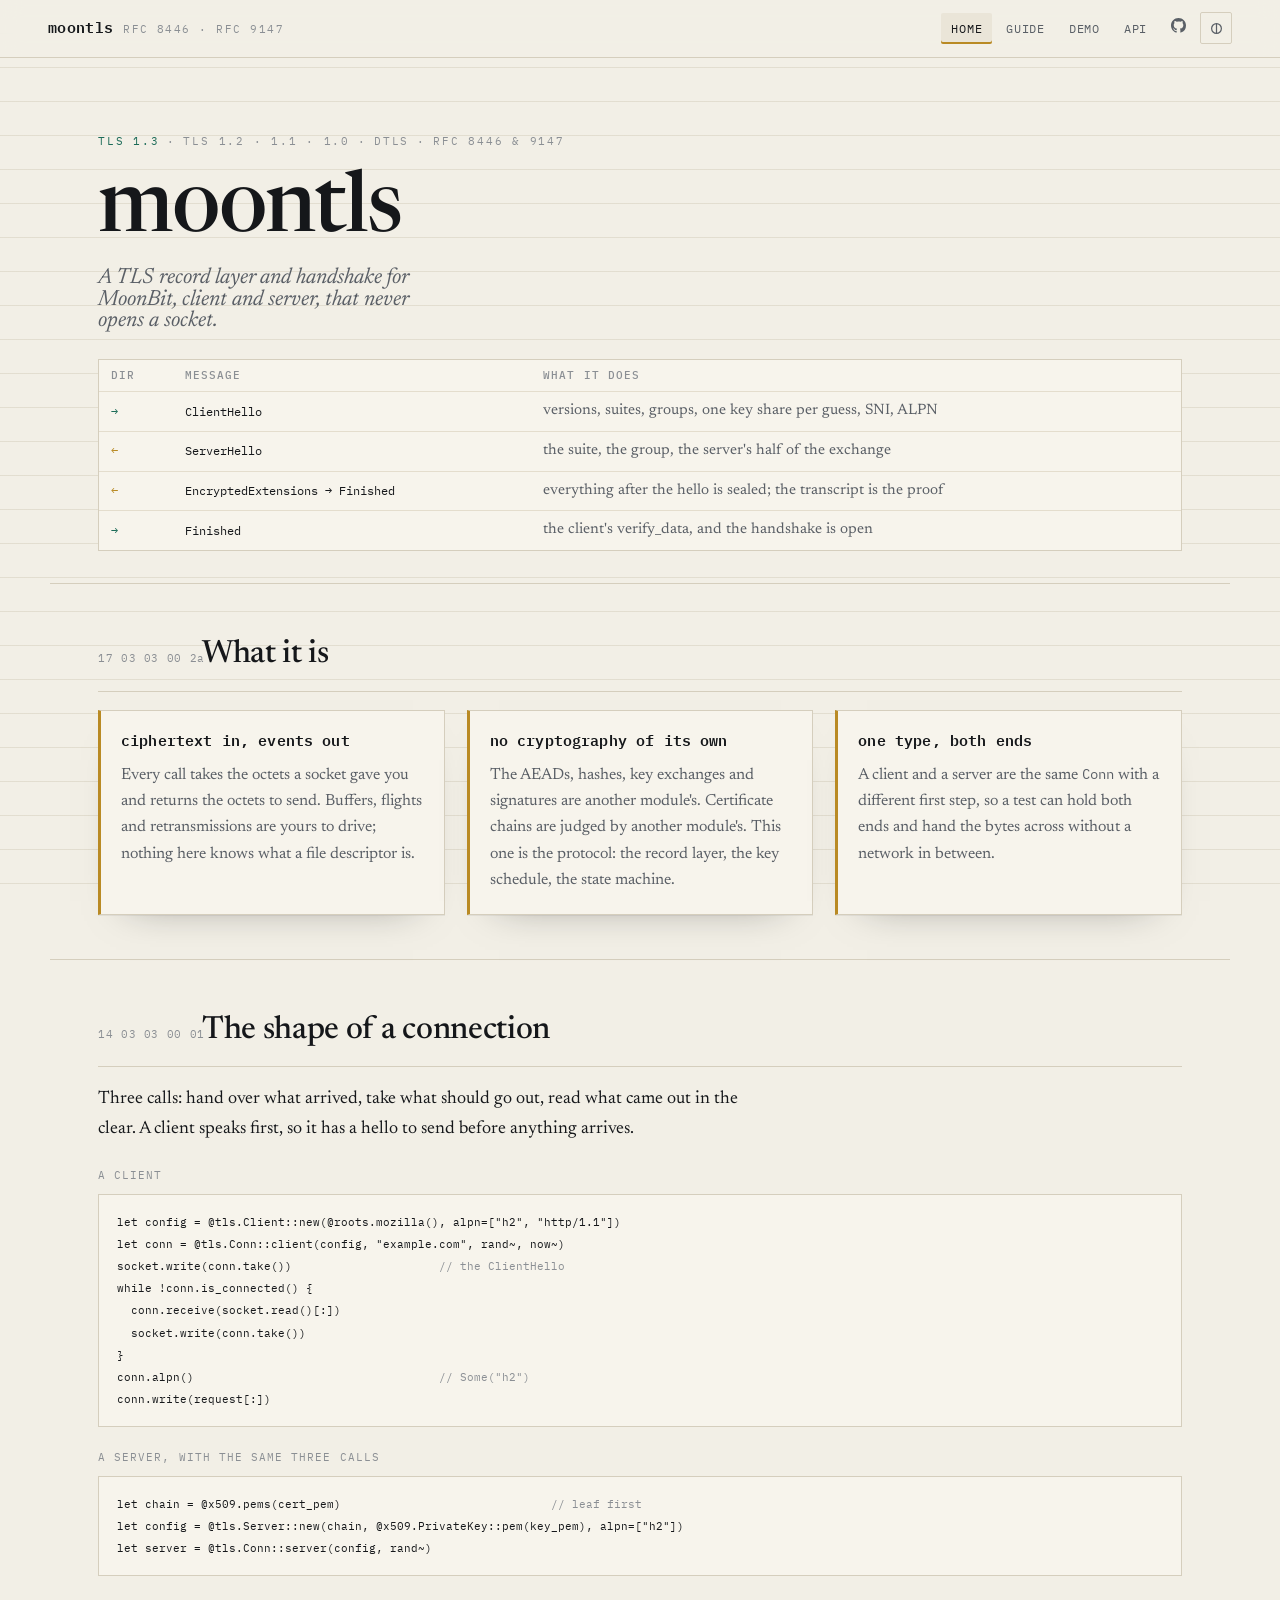
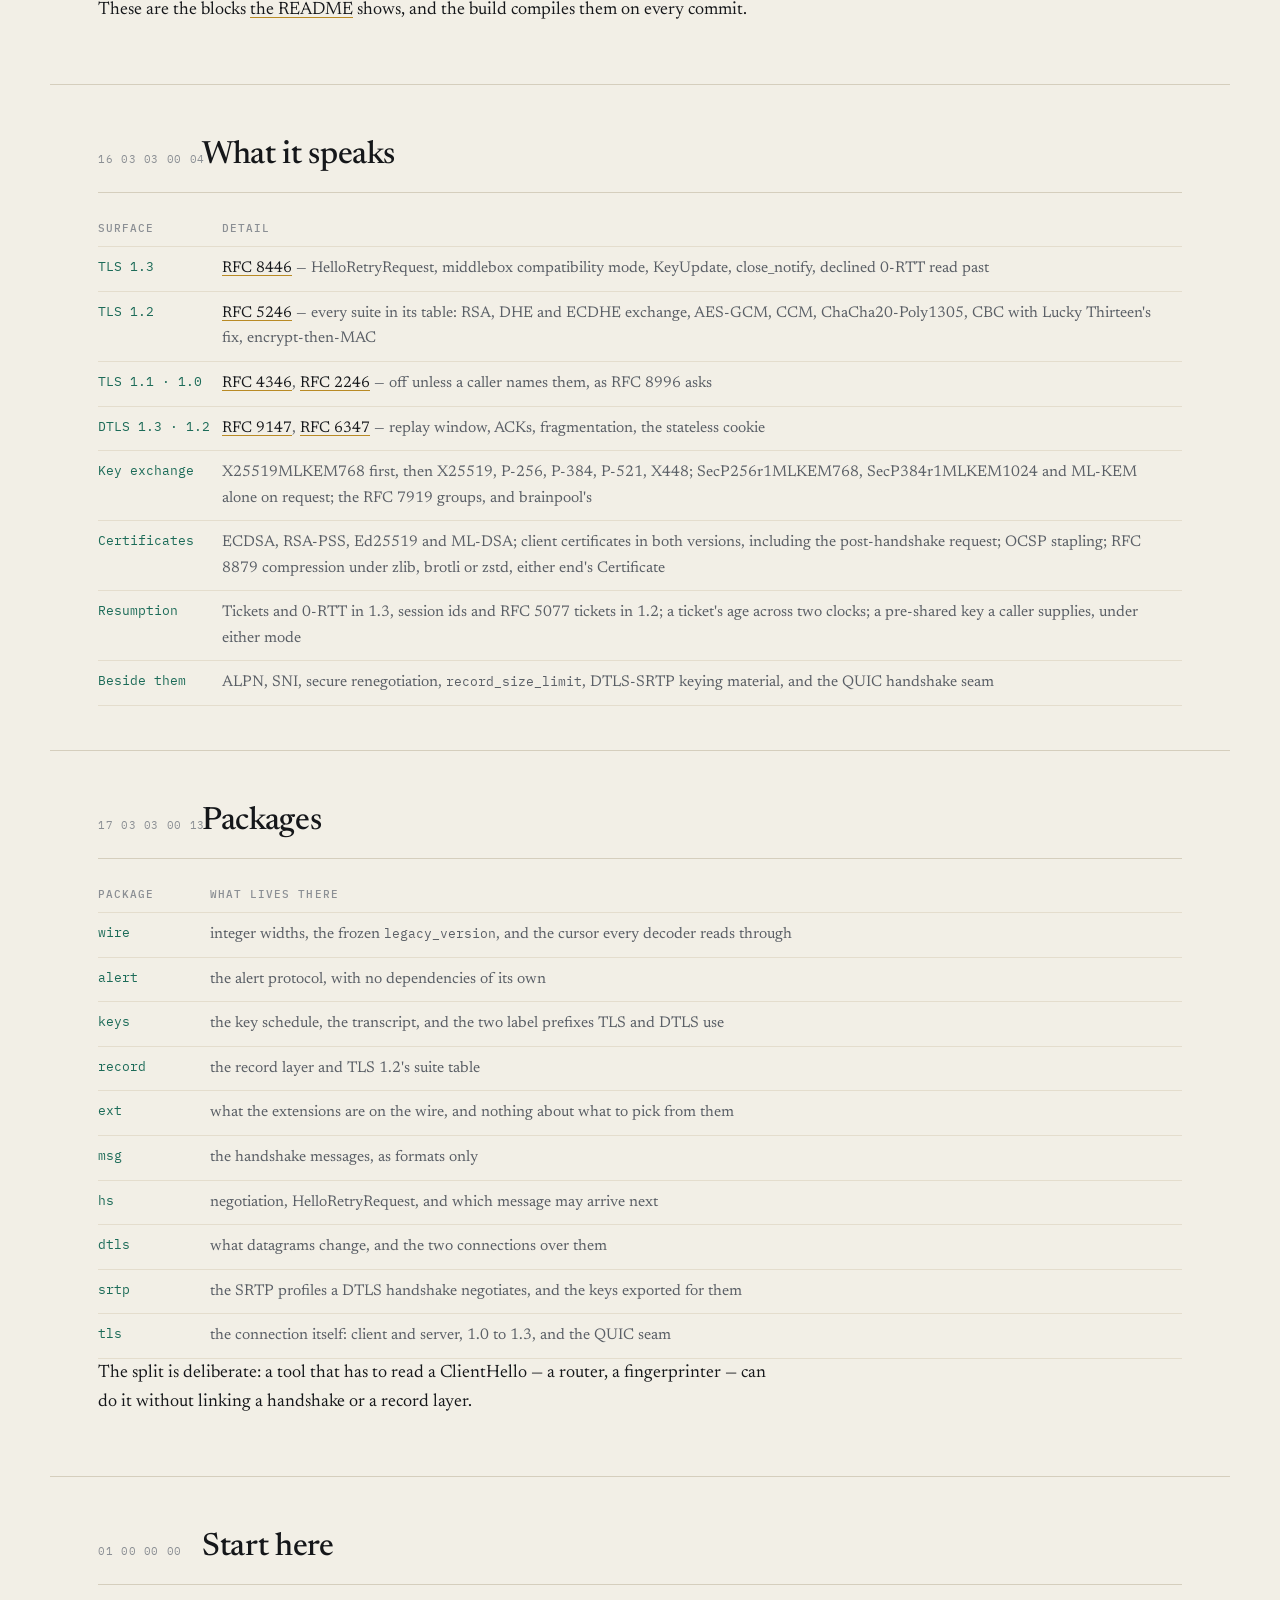
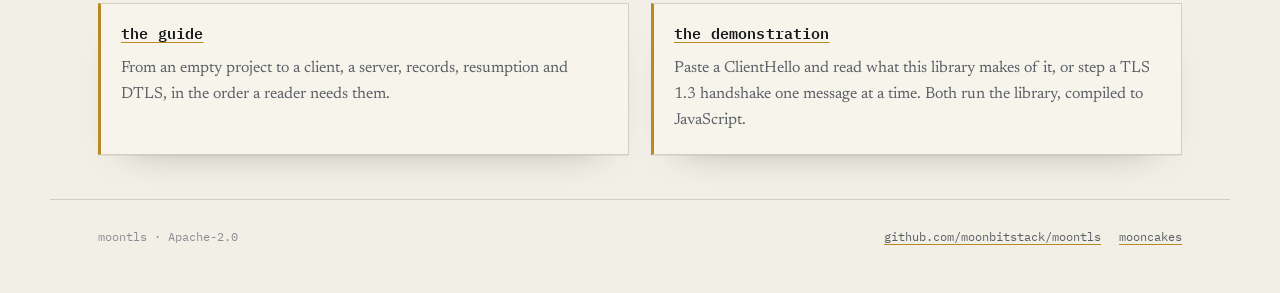
<file: docs/index.html>
<!DOCTYPE html>
<html lang="en">
<head>
<meta charset="utf-8">
<meta name="viewport" content="width=device-width, initial-scale=1">
<title>moontls — TLS 1.3, TLS 1.2 and DTLS in MoonBit</title>
<meta name="description" content="TLS 1.3, TLS 1.2, TLS 1.1 and 1.0, and DTLS 1.3 and 1.2 as a state machine for MoonBit: ciphertext in, ciphertext out, no sockets.">
<link rel="icon" href="assets/favicon.svg" type="image/svg+xml">
<link rel="stylesheet" href="assets/css/record.css">
</head>
<body>

<header class="masthead">
  <a class="brand" href="index.html"><b>moontls</b><span>RFC 8446 · RFC 9147</span></a>
  <nav>
    <a href="index.html" aria-current="page">Home</a>
    <a href="guide.html">Guide</a>
    <a href="demo.html">Demo</a>
    <a href="api.html">API</a>
    <a href="https://github.com/moonbitstack/moontls" aria-label="The repository on GitHub">
      <svg width="15" height="15" viewBox="0 0 16 16" fill="currentColor" aria-hidden="true"><path d="M8 0C3.58 0 0 3.58 0 8c0 3.54 2.29 6.53 5.47 7.59.4.07.55-.17.55-.38 0-.19-.01-.82-.01-1.49-2.01.37-2.53-.49-2.69-.94-.09-.23-.48-.94-.82-1.13-.28-.15-.68-.52-.01-.53.63-.01 1.08.58 1.23.82.72 1.21 1.87.87 2.33.66.07-.52.28-.87.51-1.07-1.78-.2-3.64-.89-3.64-3.95 0-.87.31-1.59.82-2.15-.08-.2-.36-1.02.08-2.12 0 0 .67-.21 2.2.82a7.4 7.4 0 0 1 2-.27c.68 0 1.36.09 2 .27 1.53-1.04 2.2-.82 2.2-.82.44 1.1.16 1.92.08 2.12.51.56.82 1.27.82 2.15 0 3.07-1.87 3.75-3.65 3.95.29.25.54.73.54 1.48 0 1.07-.01 1.93-.01 2.2 0 .21.15.46.55.38A7.995 7.995 0 0 0 16 8c0-4.42-3.58-8-8-8Z"/></svg>
    </a>
    <button class="icon-button" data-theme-toggle aria-label="Switch the theme" title="Theme">
      <svg width="15" height="15" viewBox="0 0 16 16" fill="none" stroke="currentColor" stroke-width="1.3" aria-hidden="true"><circle cx="8" cy="8" r="5.2"/><path d="M8 2.8v10.4"/></svg>
    </button>
  </nav>
</header>

<main>

<div class="lede">
  <p class="eyebrow"><em>TLS 1.3</em><span class="dot">·</span>TLS 1.2 · 1.1 · 1.0<span class="dot">·</span>DTLS<span class="dot">·</span>RFC 8446 &amp; 9147</p>
  <h1>moontls
    <small>A TLS record layer and handshake for MoonBit, client and server, that never opens a socket.</small>
  </h1>

  <div class="strip">
    <table>
      <thead><tr><th>Dir</th><th>Message</th><th>What it does</th></tr></thead>
      <tbody>
        <tr><td class="dir">→</td><td>ClientHello</td><td class="what">versions, suites, groups, one key share per guess, SNI, ALPN</td></tr>
        <tr><td class="dir back">←</td><td>ServerHello</td><td class="what">the suite, the group, the server's half of the exchange</td></tr>
        <tr><td class="dir back">←</td><td>EncryptedExtensions → Finished</td><td class="what">everything after the hello is sealed; the transcript is the proof</td></tr>
        <tr><td class="dir">→</td><td>Finished</td><td class="what">the client's verify_data, and the handshake is open</td></tr>
      </tbody>
    </table>
  </div>
</div>

<section class="rule">
  <h2><span class="octets">17 03 03 00 2a</span>What it is</h2>
  <div class="grid three">
    <div class="card">
      <h3>ciphertext in, events out</h3>
      <p>Every call takes the octets a socket gave you and returns the octets to send. Buffers, flights and
      retransmissions are yours to drive; nothing here knows what a file descriptor is.</p>
    </div>
    <div class="card">
      <h3>no cryptography of its own</h3>
      <p>The AEADs, hashes, key exchanges and signatures are another module's. Certificate chains are judged
      by another module's. This one is the protocol: the record layer, the key schedule, the state machine.</p>
    </div>
    <div class="card">
      <h3>one type, both ends</h3>
      <p>A client and a server are the same <code>Conn</code> with a different first step, so a test can hold
      both ends and hand the bytes across without a network in between.</p>
    </div>
  </div>
</section>

<section class="rule">
  <h2><span class="octets">14 03 03 00 01</span>The shape of a connection</h2>
  <p class="prose">Three calls: hand over what arrived, take what should go out, read what came out in the clear.
  A client speaks first, so it has a hello to send before anything arrives.</p>

  <p class="caption">a client</p>
<pre class="code mbt"><code>let config = @tls.Client::new(@roots.mozilla(), alpn=["h2", "http/1.1"])
let conn = @tls.Conn::client(config, "example.com", rand~, now~)
socket.write(conn.take())                     <span class="c">// the ClientHello</span>
while !conn.is_connected() {
  conn.receive(socket.read()[:])
  socket.write(conn.take())
}
conn.alpn()                                   <span class="c">// Some("h2")</span>
conn.write(request[:])</code></pre>

  <p class="caption">a server, with the same three calls</p>
<pre class="code mbt"><code>let chain = @x509.pems(cert_pem)                              <span class="c">// leaf first</span>
let config = @tls.Server::new(chain, @x509.PrivateKey::pem(key_pem), alpn=["h2"])
let server = @tls.Conn::server(config, rand~)</code></pre>

  <p class="prose">These are the blocks <a href="https://github.com/moonbitstack/moontls#readme">the README</a>
  shows, and the build compiles them on every commit.</p>
</section>

<section class="rule">
  <h2><span class="octets">16 03 03 00 04</span>What it speaks</h2>
  <table class="capabilities">
    <thead><tr><th>Surface</th><th>Detail</th></tr></thead>
    <tbody>
      <tr><td>TLS 1.3</td><td><a href="https://www.rfc-editor.org/rfc/rfc8446">RFC 8446</a> — HelloRetryRequest, middlebox compatibility mode, KeyUpdate, close_notify, declined 0-RTT read past</td></tr>
      <tr><td>TLS 1.2</td><td><a href="https://www.rfc-editor.org/rfc/rfc5246">RFC 5246</a> — every suite in its table: RSA, DHE and ECDHE exchange, AES-GCM, CCM, ChaCha20-Poly1305, CBC with Lucky Thirteen's fix, encrypt-then-MAC</td></tr>
      <tr><td>TLS 1.1 · 1.0</td><td><a href="https://www.rfc-editor.org/rfc/rfc4346">RFC 4346</a>, <a href="https://www.rfc-editor.org/rfc/rfc2246">RFC 2246</a> — off unless a caller names them, as RFC 8996 asks</td></tr>
      <tr><td>DTLS 1.3 · 1.2</td><td><a href="https://www.rfc-editor.org/rfc/rfc9147">RFC 9147</a>, <a href="https://www.rfc-editor.org/rfc/rfc6347">RFC 6347</a> — replay window, ACKs, fragmentation, the stateless cookie</td></tr>
      <tr><td>Key exchange</td><td>X25519MLKEM768 first, then X25519, P-256, P-384, P-521, X448; SecP256r1MLKEM768, SecP384r1MLKEM1024 and ML-KEM alone on request; the RFC 7919 groups, and brainpool's</td></tr>
      <tr><td>Certificates</td><td>ECDSA, RSA-PSS, Ed25519 and ML-DSA; client certificates in both versions, including the post-handshake request; OCSP stapling; RFC 8879 compression under zlib, brotli or zstd, either end's Certificate</td></tr>
      <tr><td>Resumption</td><td>Tickets and 0-RTT in 1.3, session ids and RFC 5077 tickets in 1.2; a ticket's age across two clocks; a pre-shared key a caller supplies, under either mode</td></tr>
      <tr><td>Beside them</td><td>ALPN, SNI, secure renegotiation, <code>record_size_limit</code>, DTLS-SRTP keying material, and the QUIC handshake seam</td></tr>
    </tbody>
  </table>
</section>

<section class="rule">
  <h2><span class="octets">17 03 03 00 13</span>Packages</h2>
  <table class="capabilities">
    <thead><tr><th>Package</th><th>What lives there</th></tr></thead>
    <tbody>
      <tr><td>wire</td><td>integer widths, the frozen <code>legacy_version</code>, and the cursor every decoder reads through</td></tr>
      <tr><td>alert</td><td>the alert protocol, with no dependencies of its own</td></tr>
      <tr><td>keys</td><td>the key schedule, the transcript, and the two label prefixes TLS and DTLS use</td></tr>
      <tr><td>record</td><td>the record layer and TLS 1.2's suite table</td></tr>
      <tr><td>ext</td><td>what the extensions are on the wire, and nothing about what to pick from them</td></tr>
      <tr><td>msg</td><td>the handshake messages, as formats only</td></tr>
      <tr><td>hs</td><td>negotiation, HelloRetryRequest, and which message may arrive next</td></tr>
      <tr><td>dtls</td><td>what datagrams change, and the two connections over them</td></tr>
      <tr><td>srtp</td><td>the SRTP profiles a DTLS handshake negotiates, and the keys exported for them</td></tr>
      <tr><td>tls</td><td>the connection itself: client and server, 1.0 to 1.3, and the QUIC seam</td></tr>
    </tbody>
  </table>
  <p class="prose">The split is deliberate: a tool that has to read a ClientHello — a router, a fingerprinter —
  can do it without linking a handshake or a record layer.</p>
</section>

<section class="rule">
  <h2><span class="octets">01 00 00 00</span>Start here</h2>
  <div class="grid two">
    <div class="card">
      <h3><a href="guide.html">the guide</a></h3>
      <p>From an empty project to a client, a server, records, resumption and DTLS, in the order a reader
      needs them.</p>
    </div>
    <div class="card">
      <h3><a href="demo.html">the demonstration</a></h3>
      <p>Paste a ClientHello and read what this library makes of it, or step a TLS 1.3 handshake one message
      at a time. Both run the library, compiled to JavaScript.</p>
    </div>
  </div>
</section>

</main>

<footer>
  <span>moontls · Apache-2.0</span>
  <span class="sep"></span>
  <a href="https://github.com/moonbitstack/moontls">github.com/moonbitstack/moontls</a>
  <a href="https://mooncakes.io/docs/moonbitstack/moontls">mooncakes</a>
</footer>

<script src="assets/js/site.js"></script>
</body>
</html>
</file>
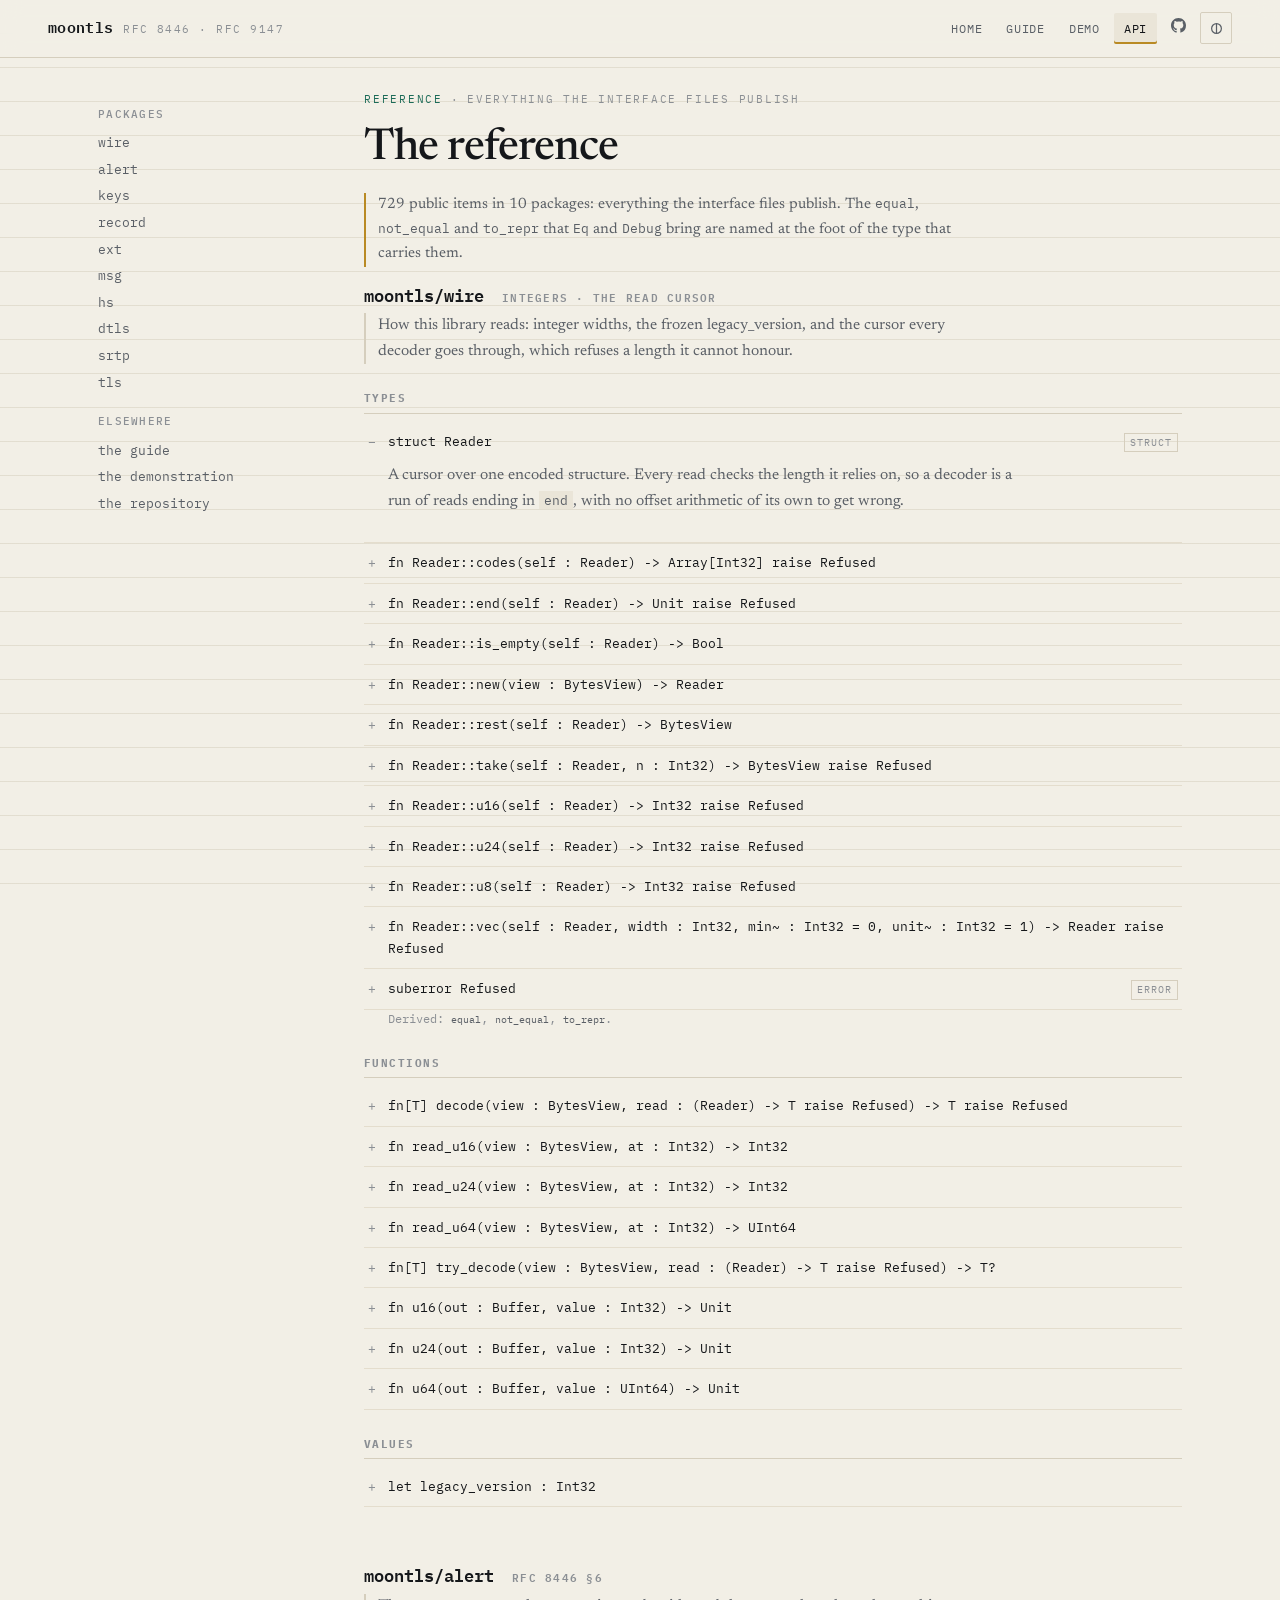
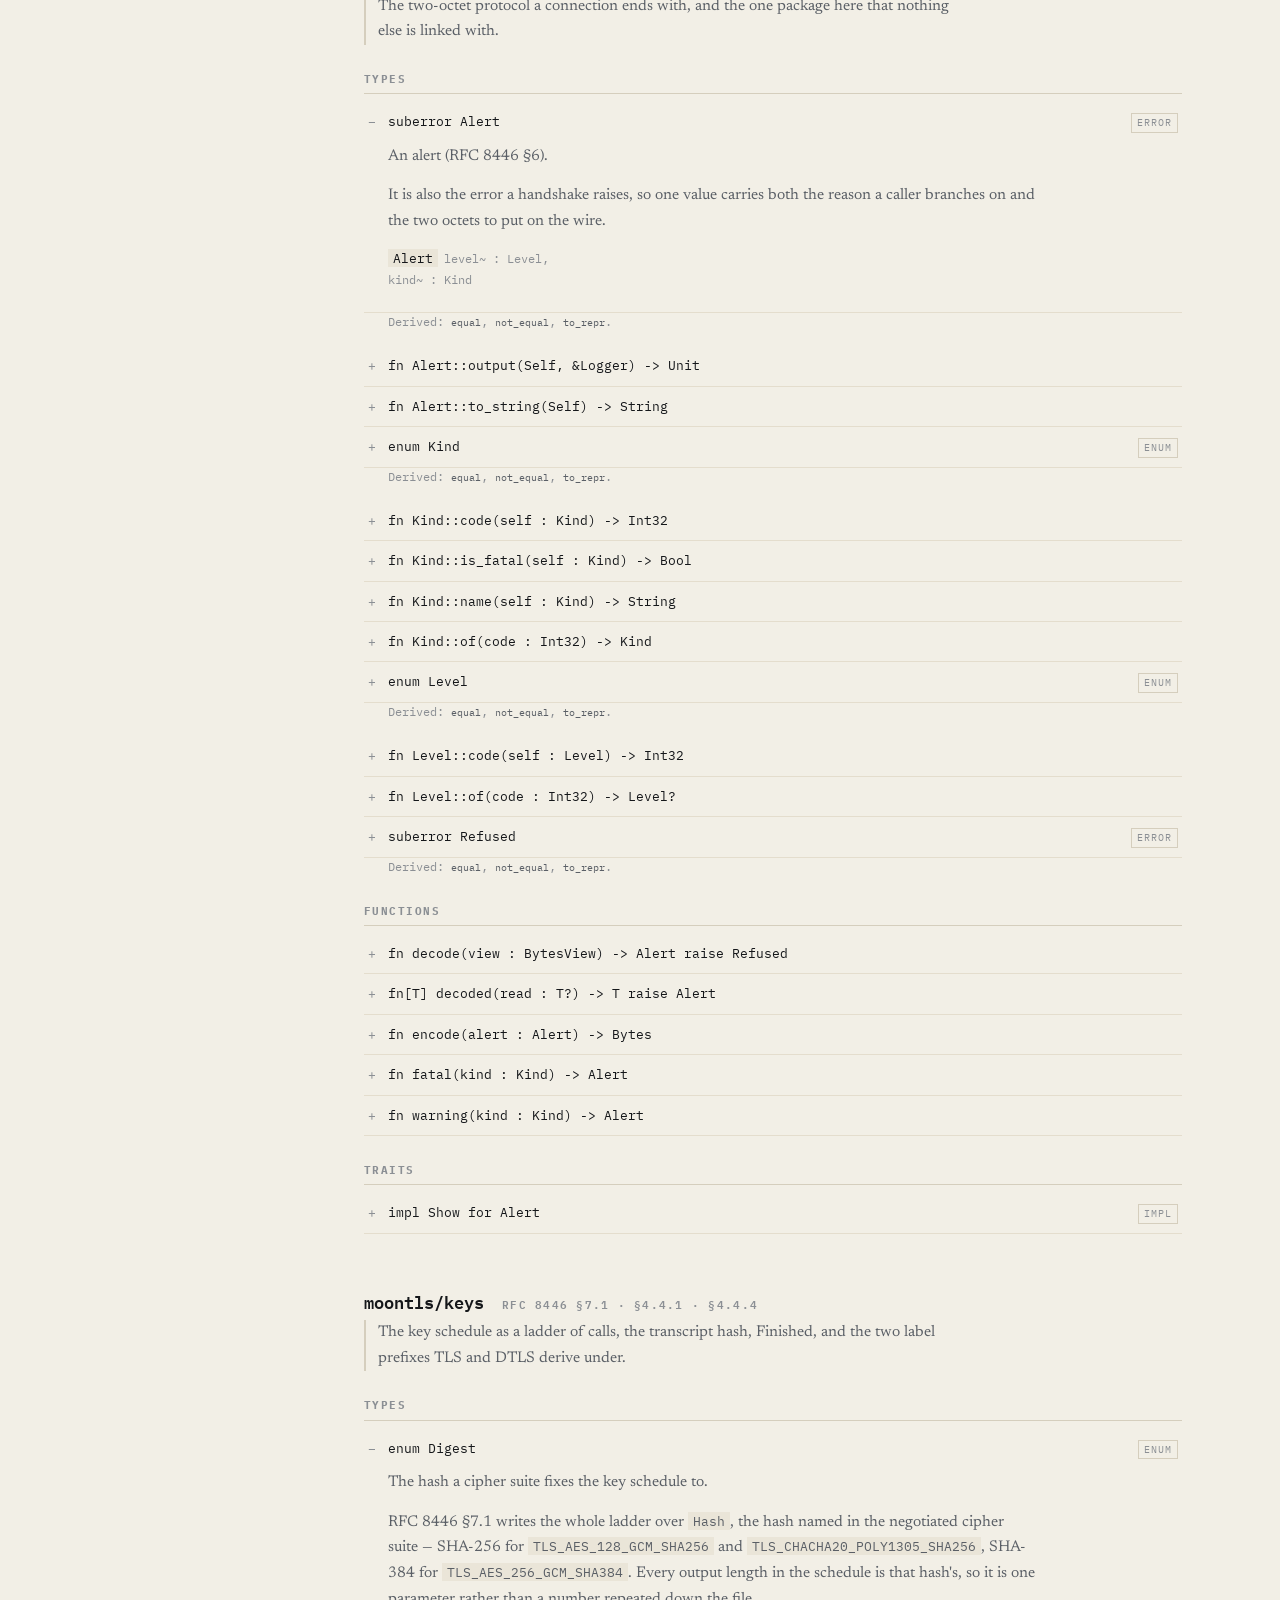
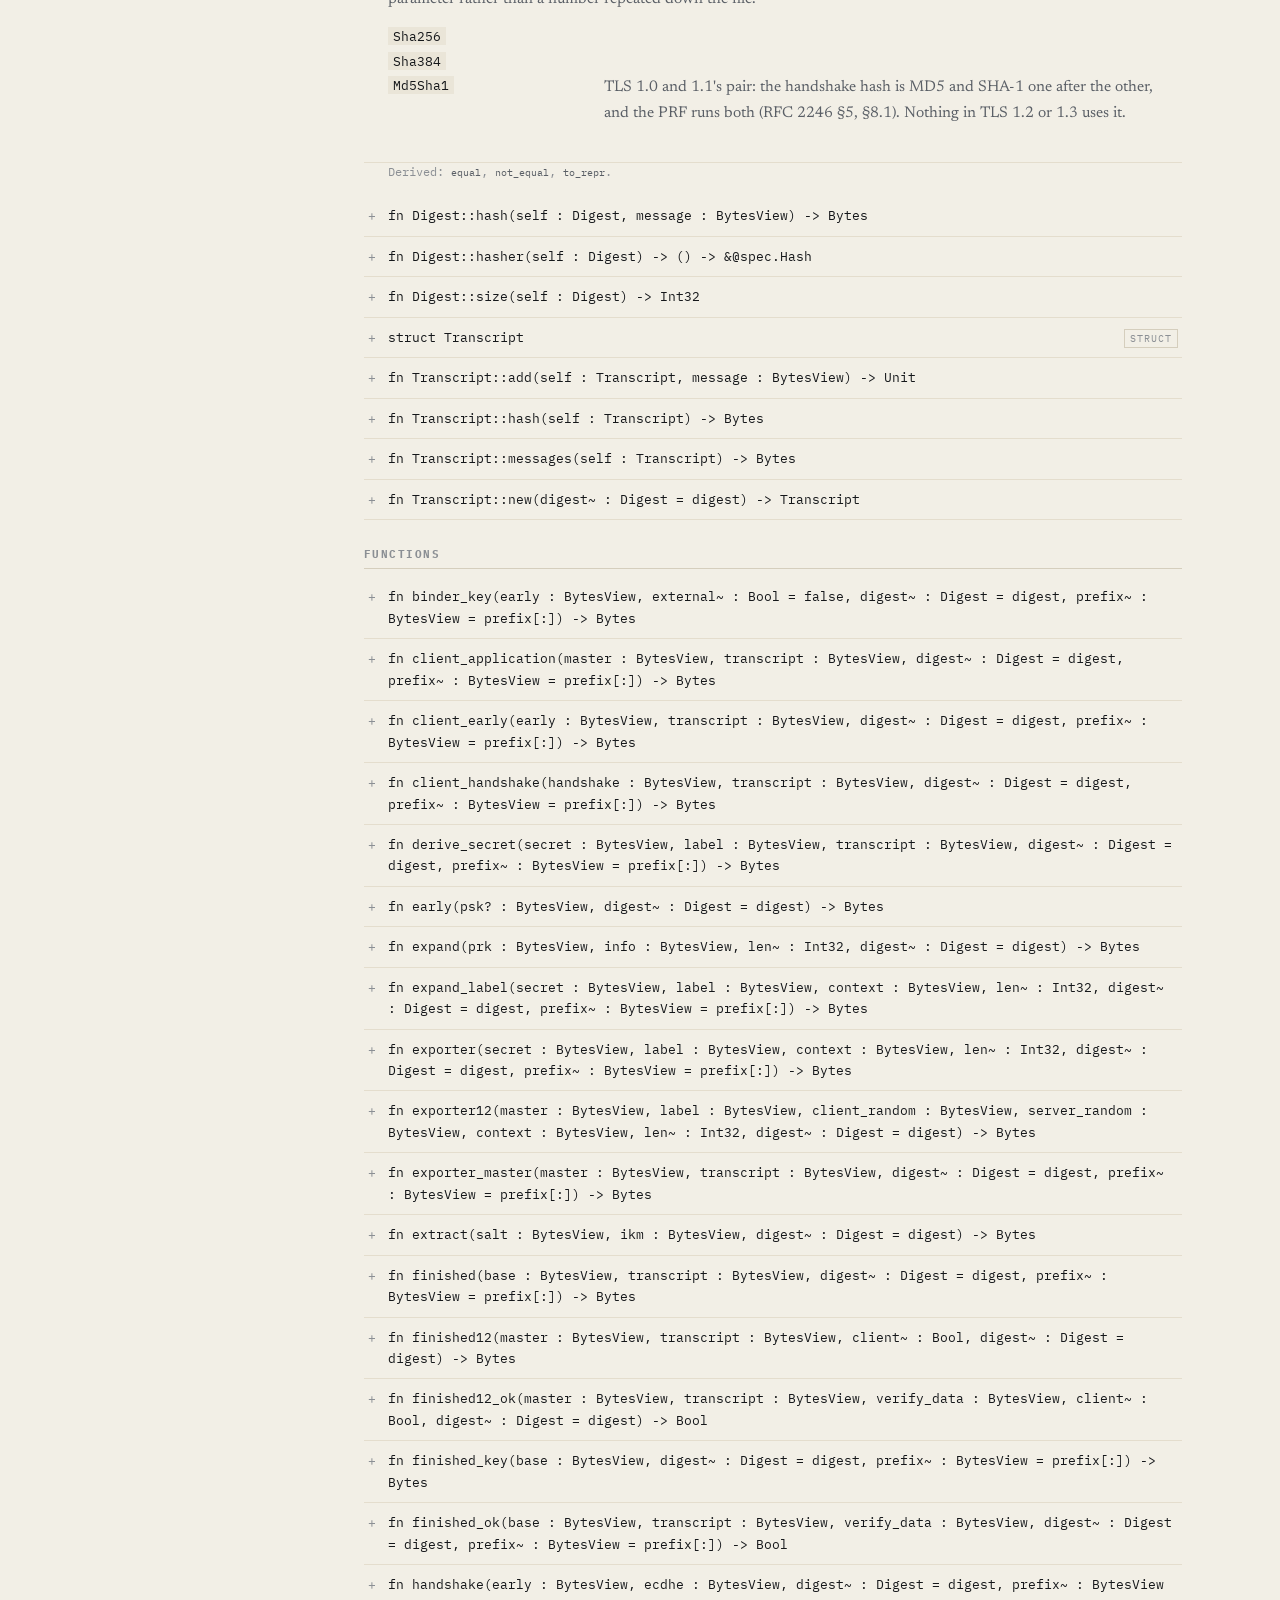
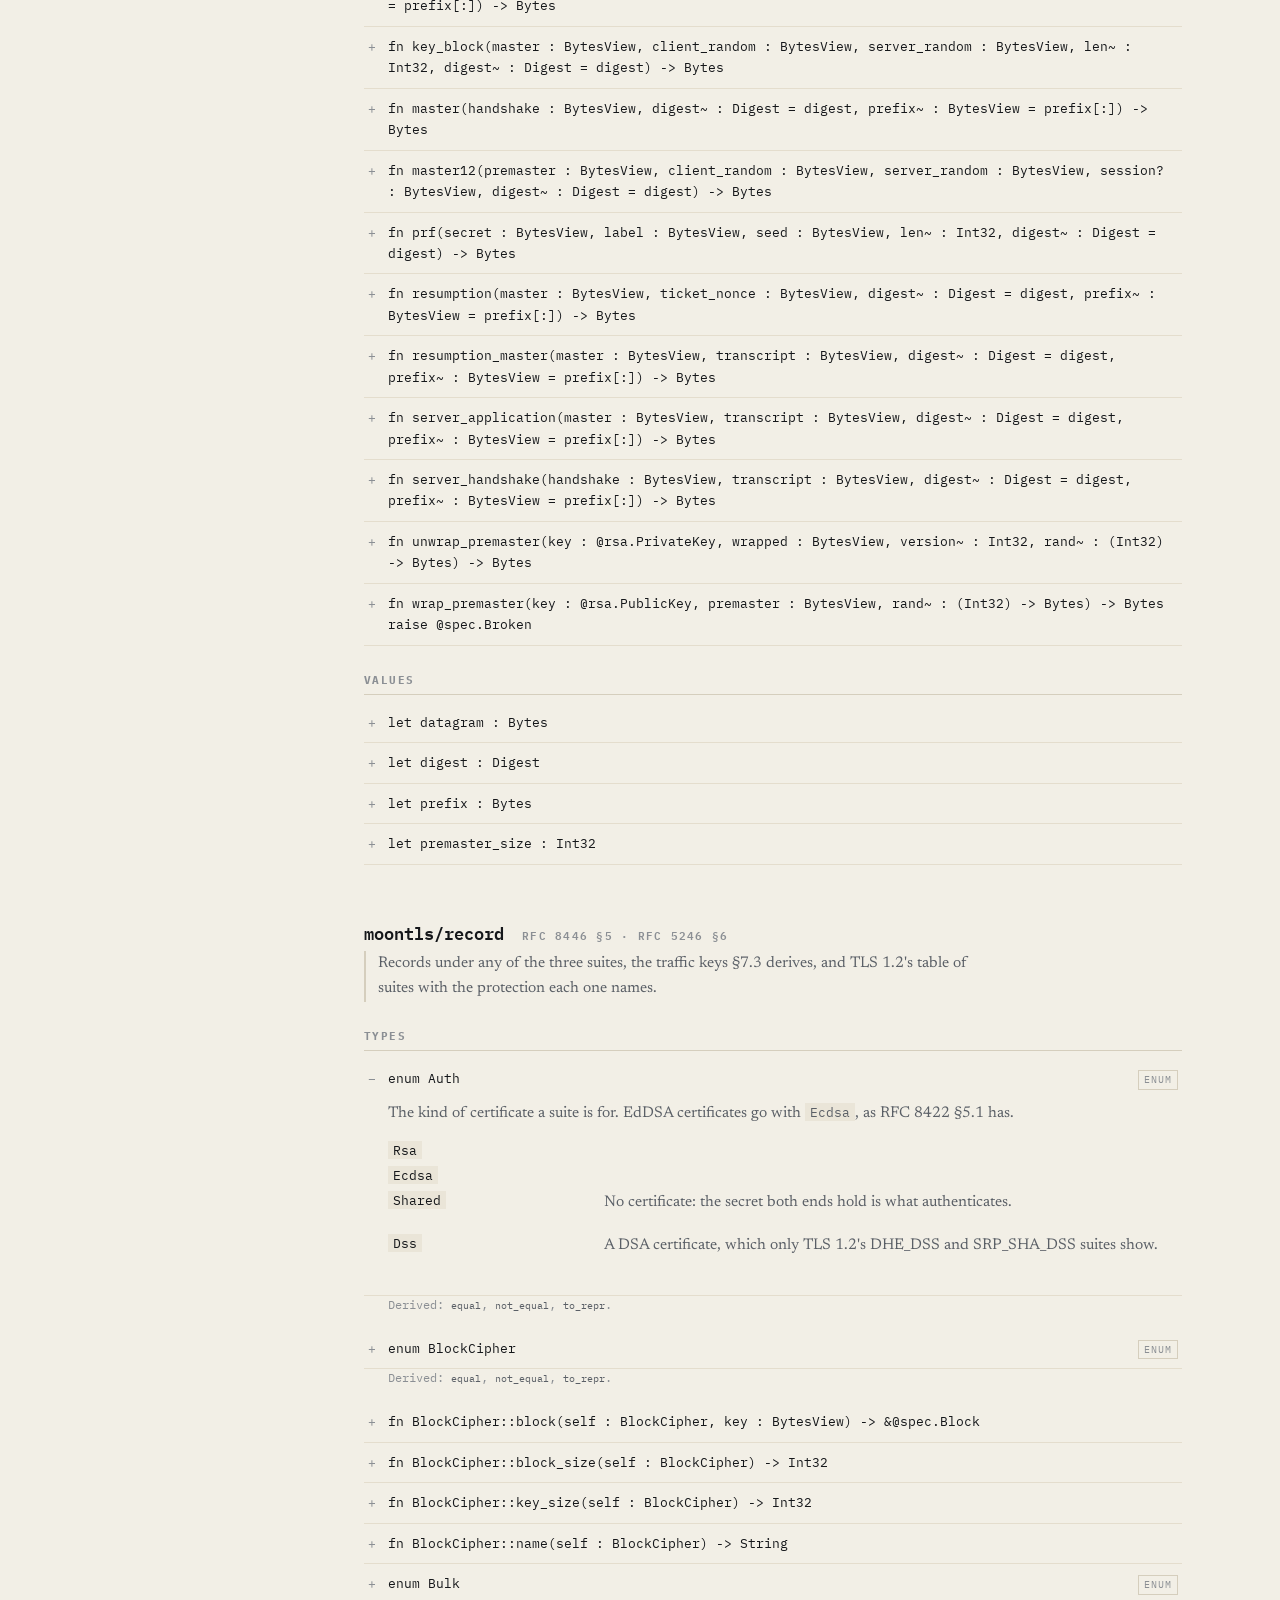
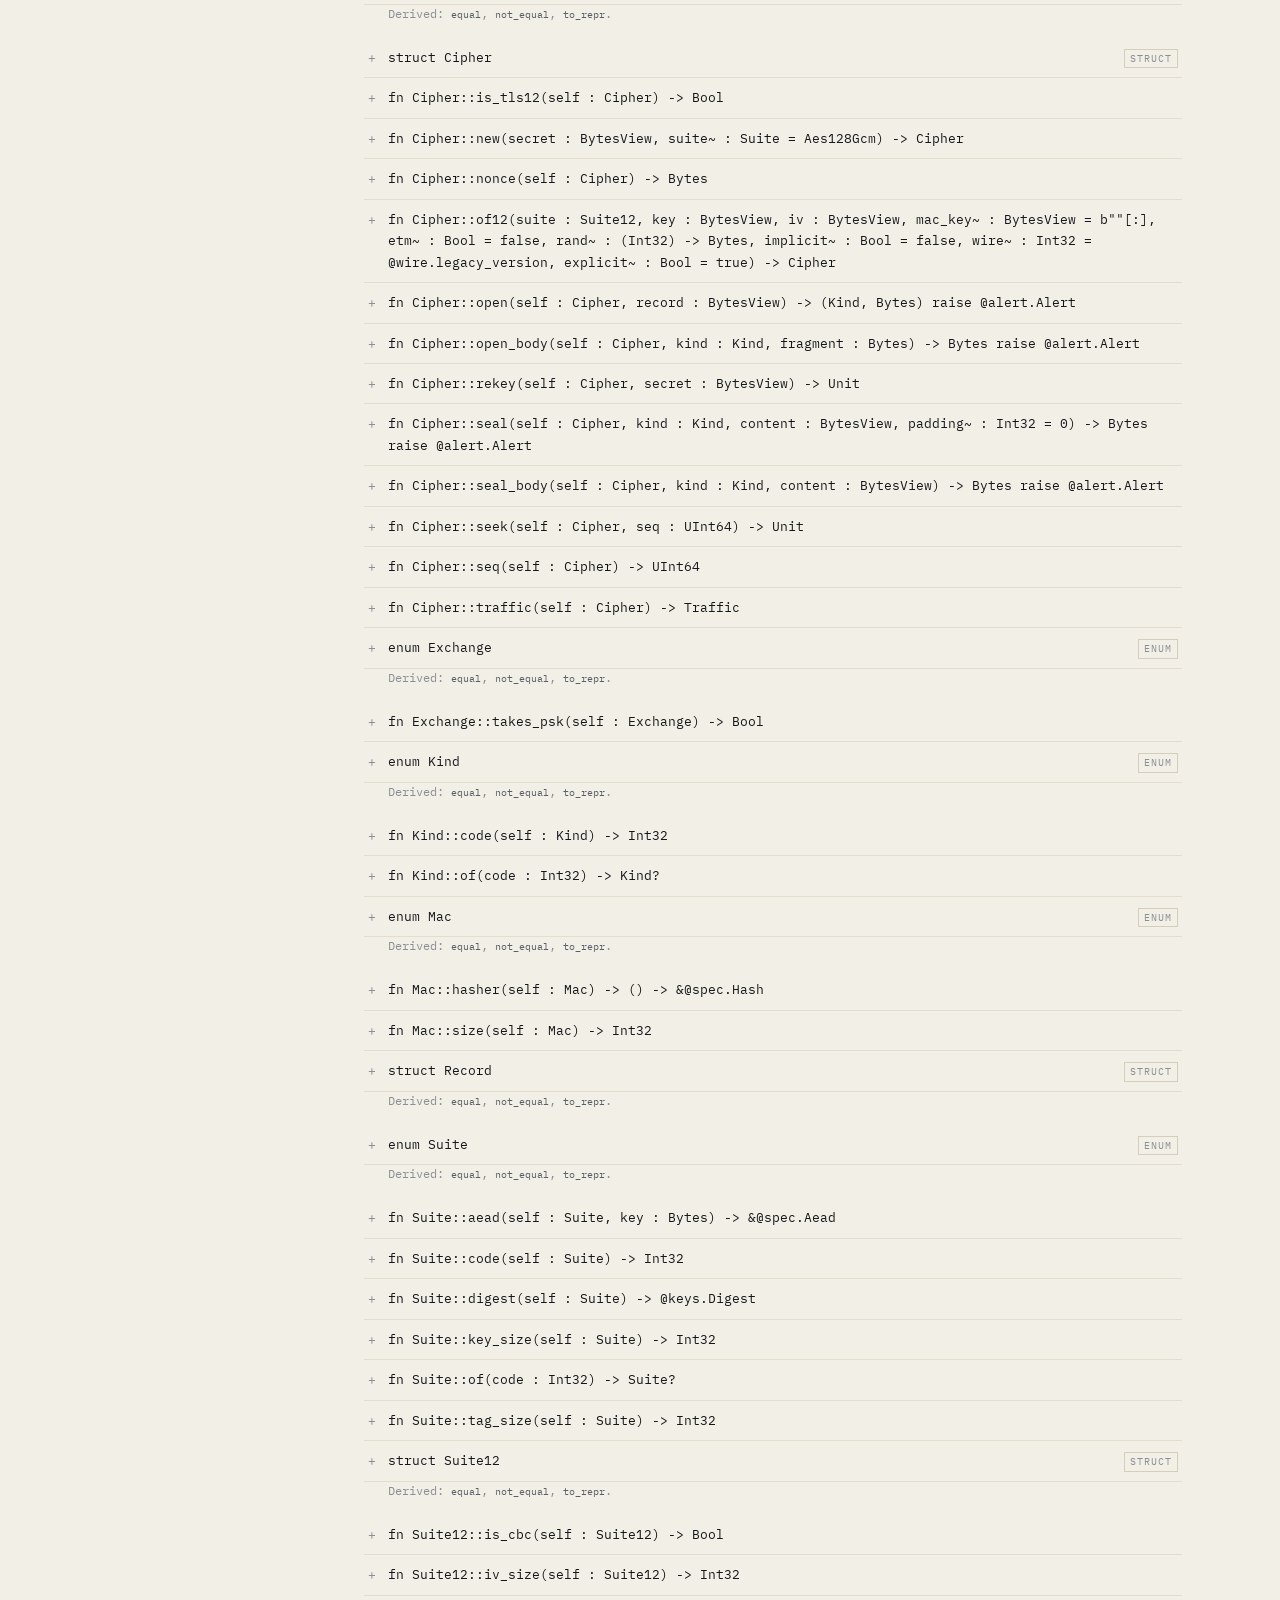
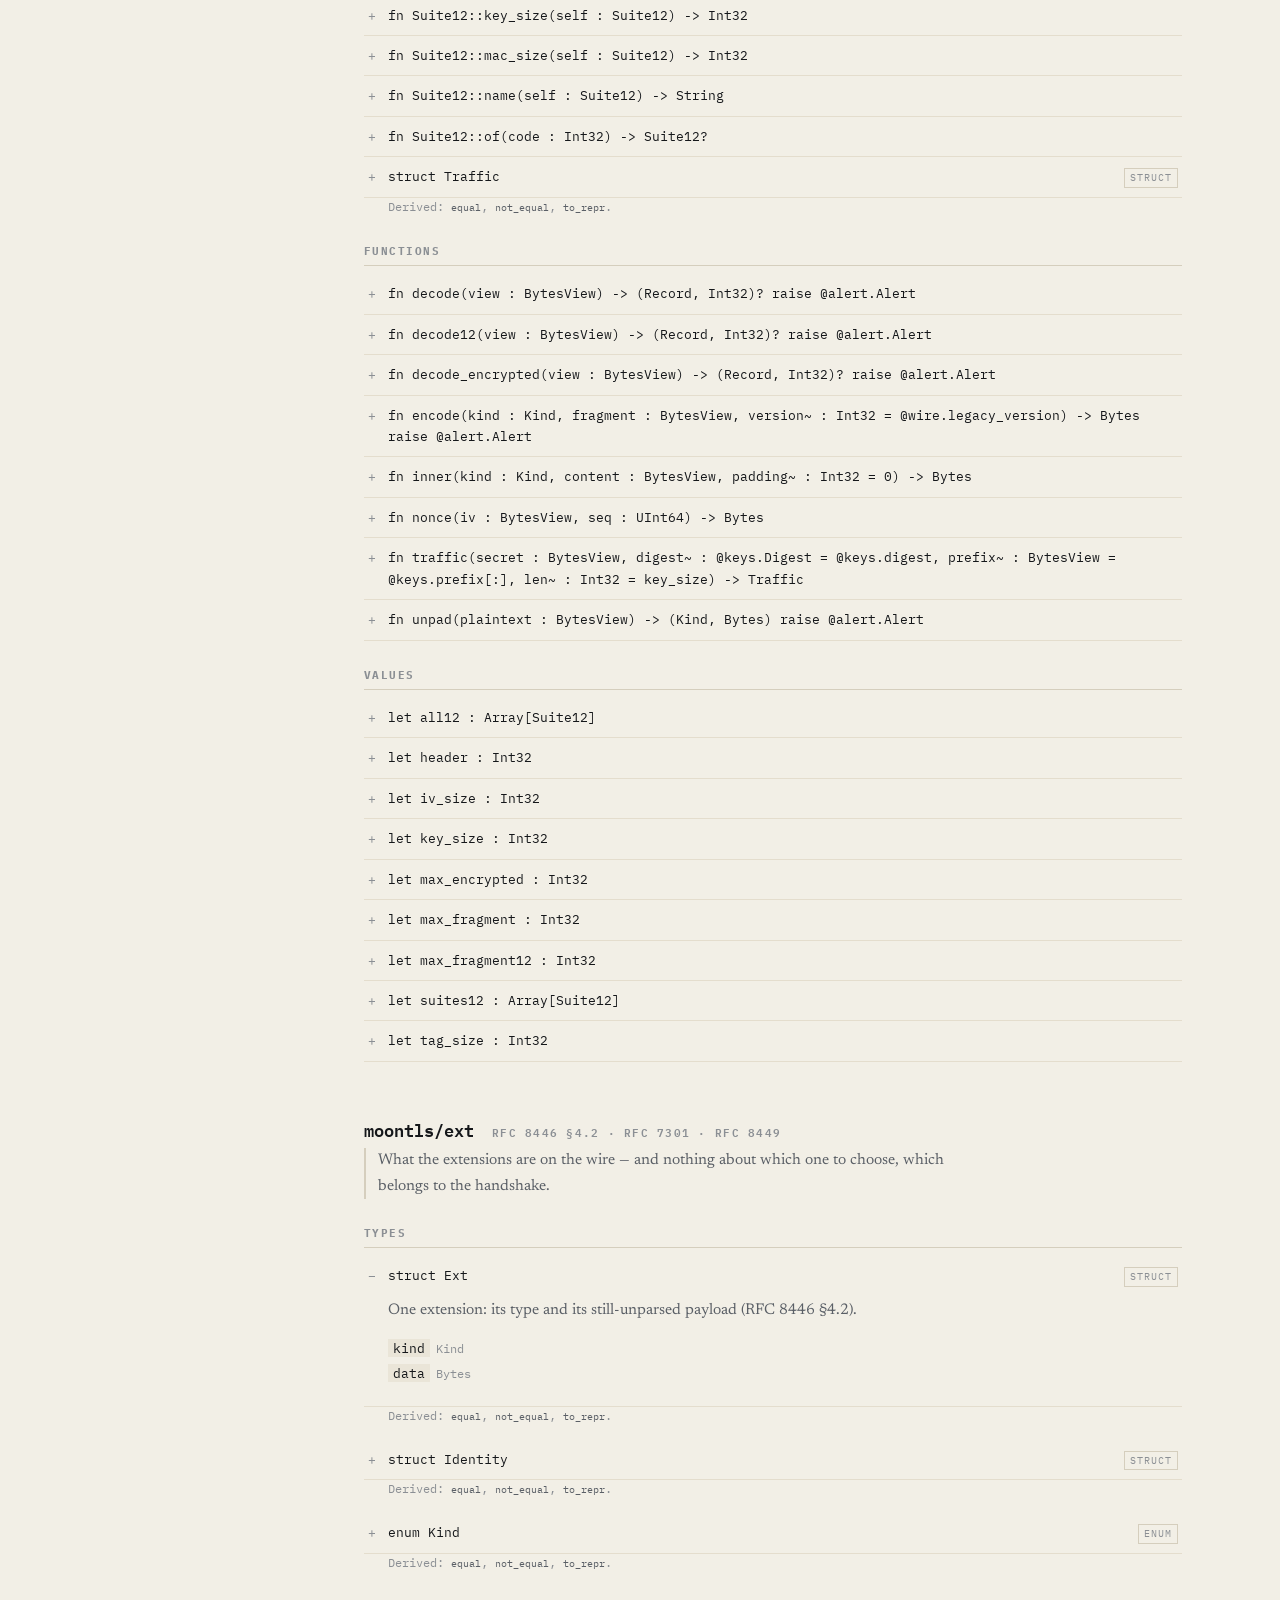
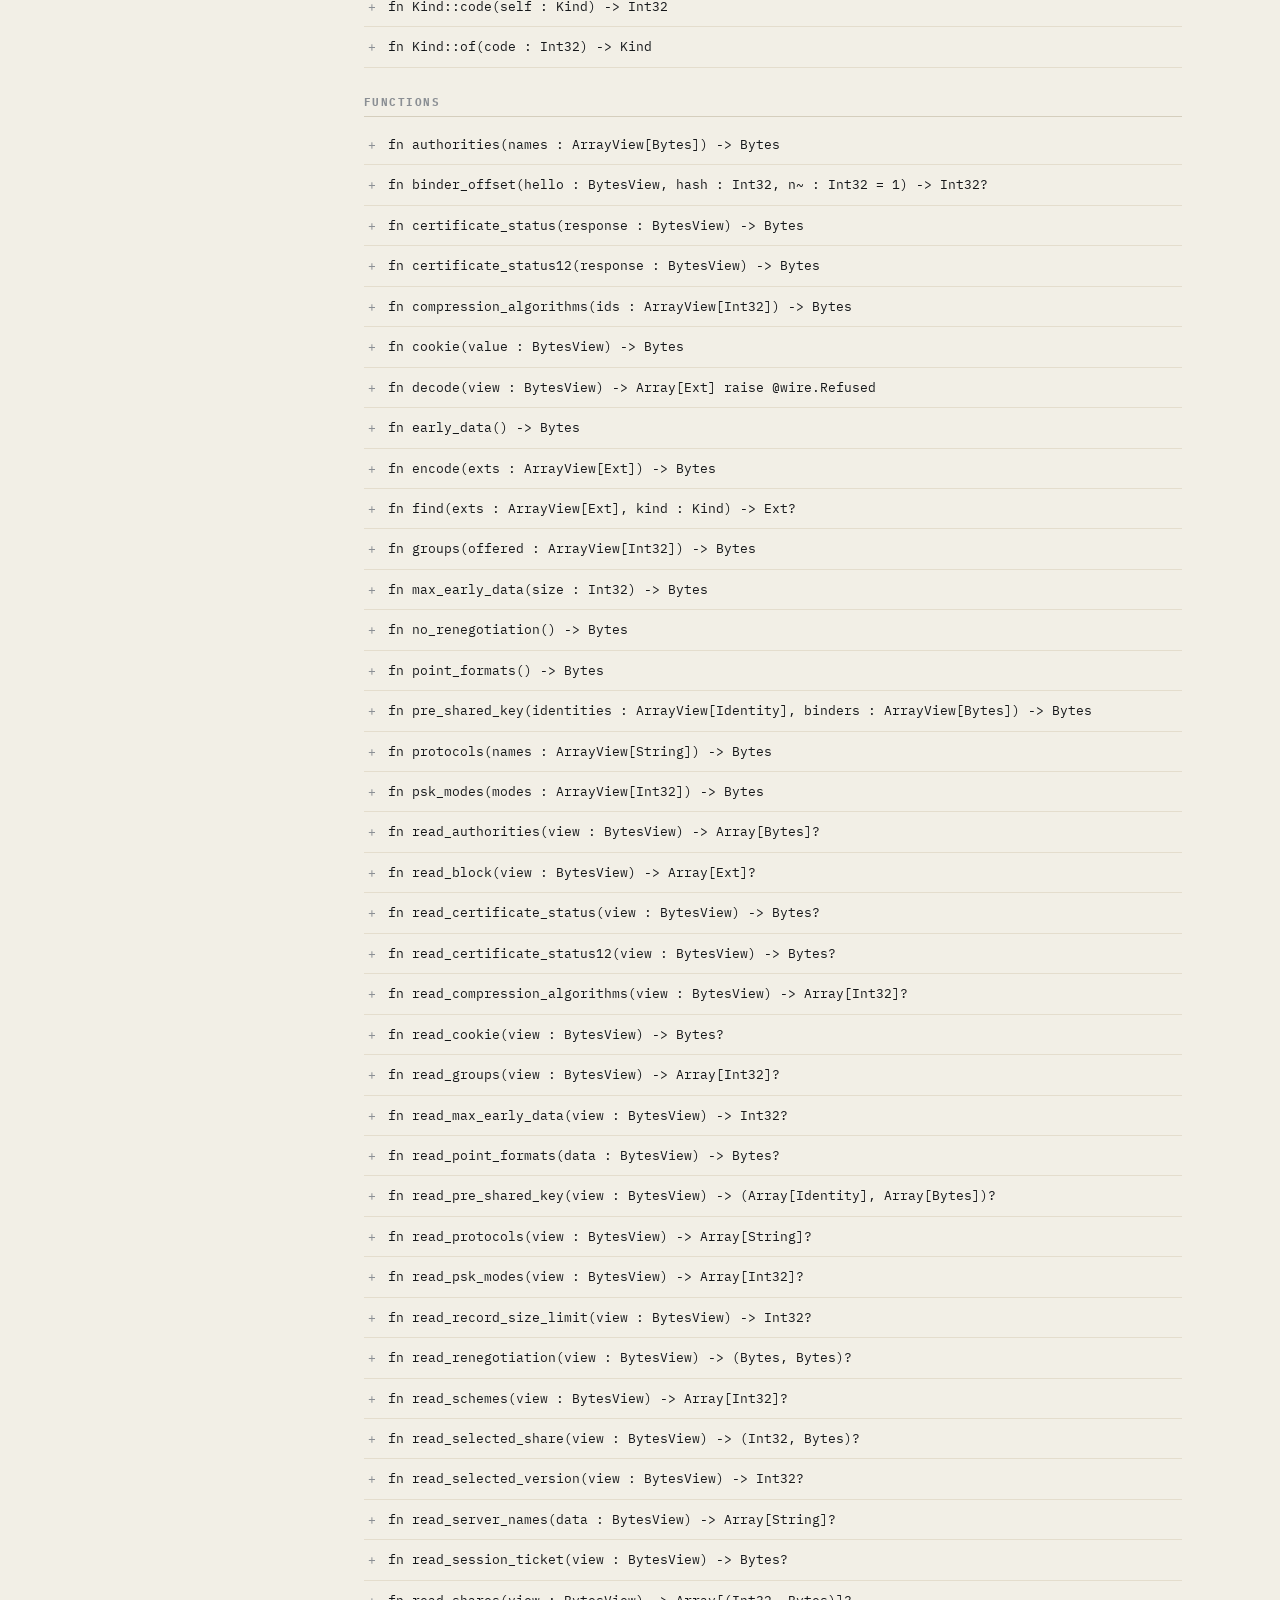
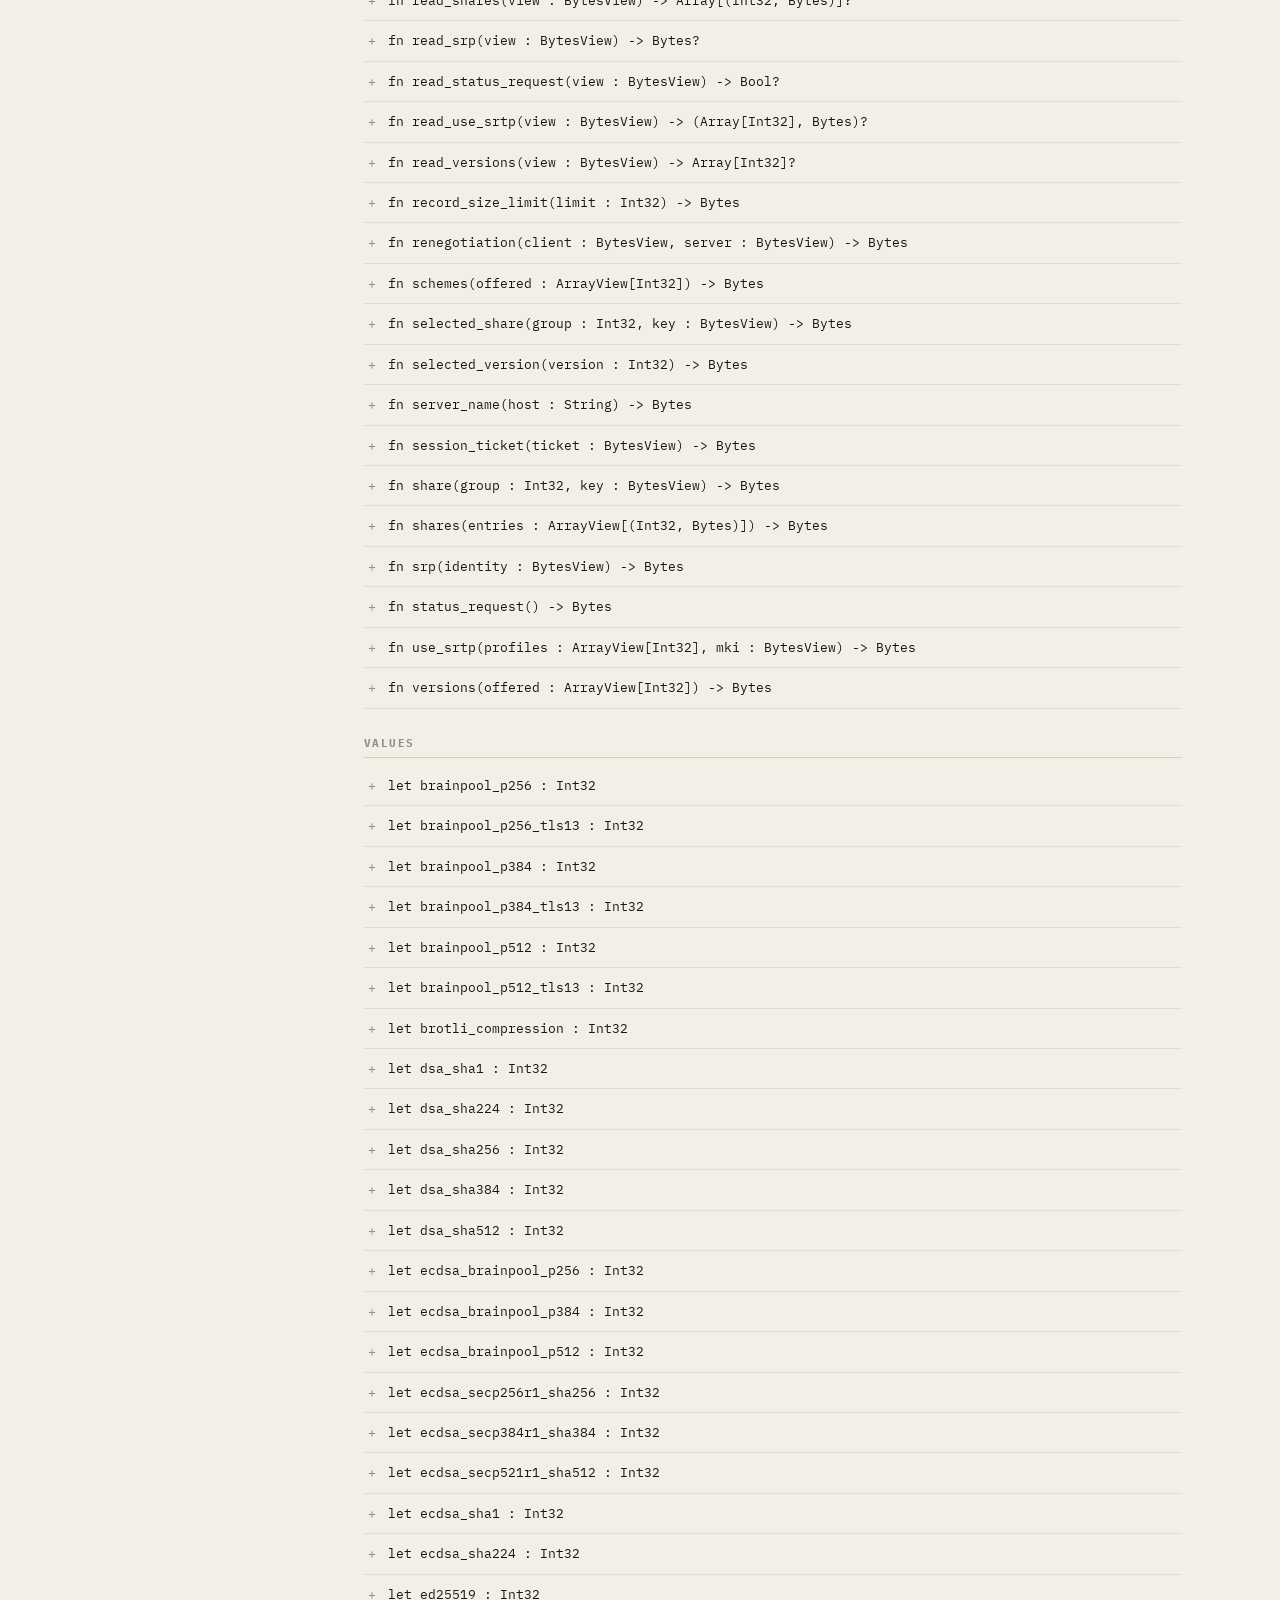
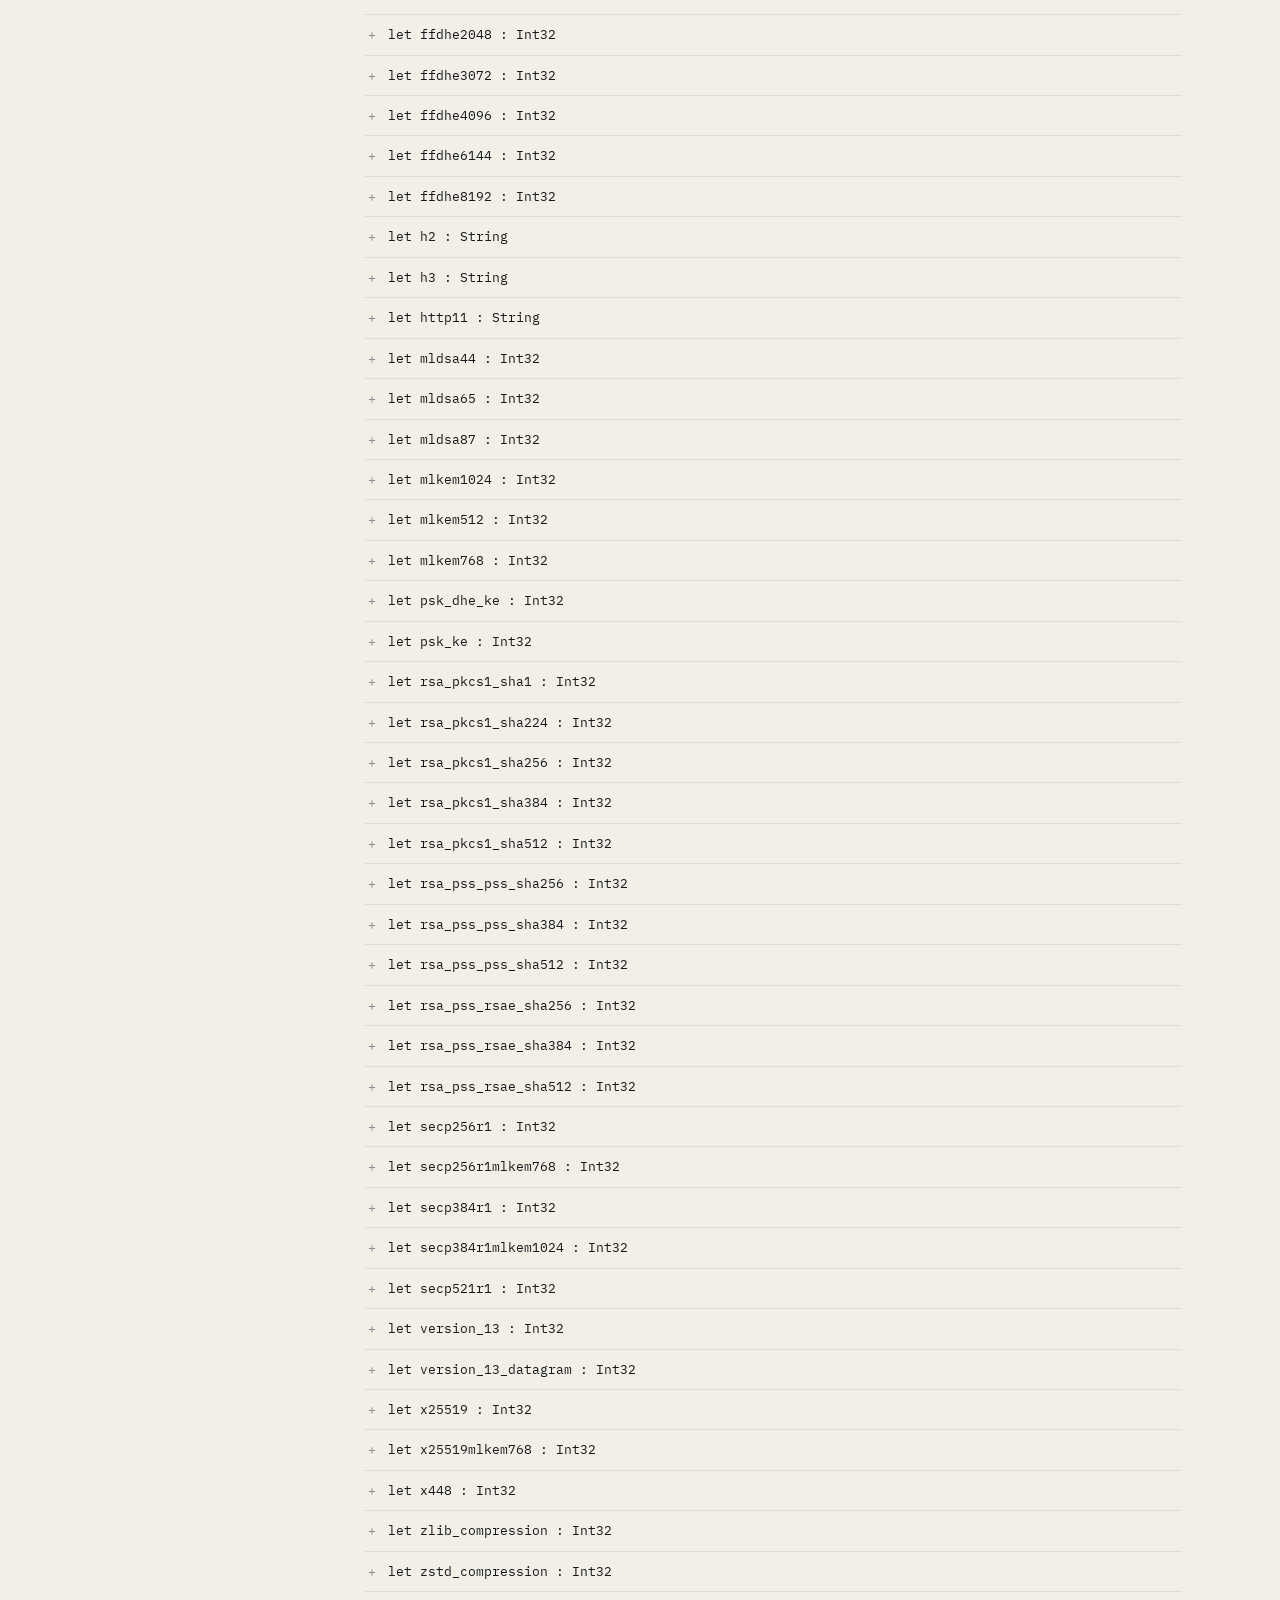
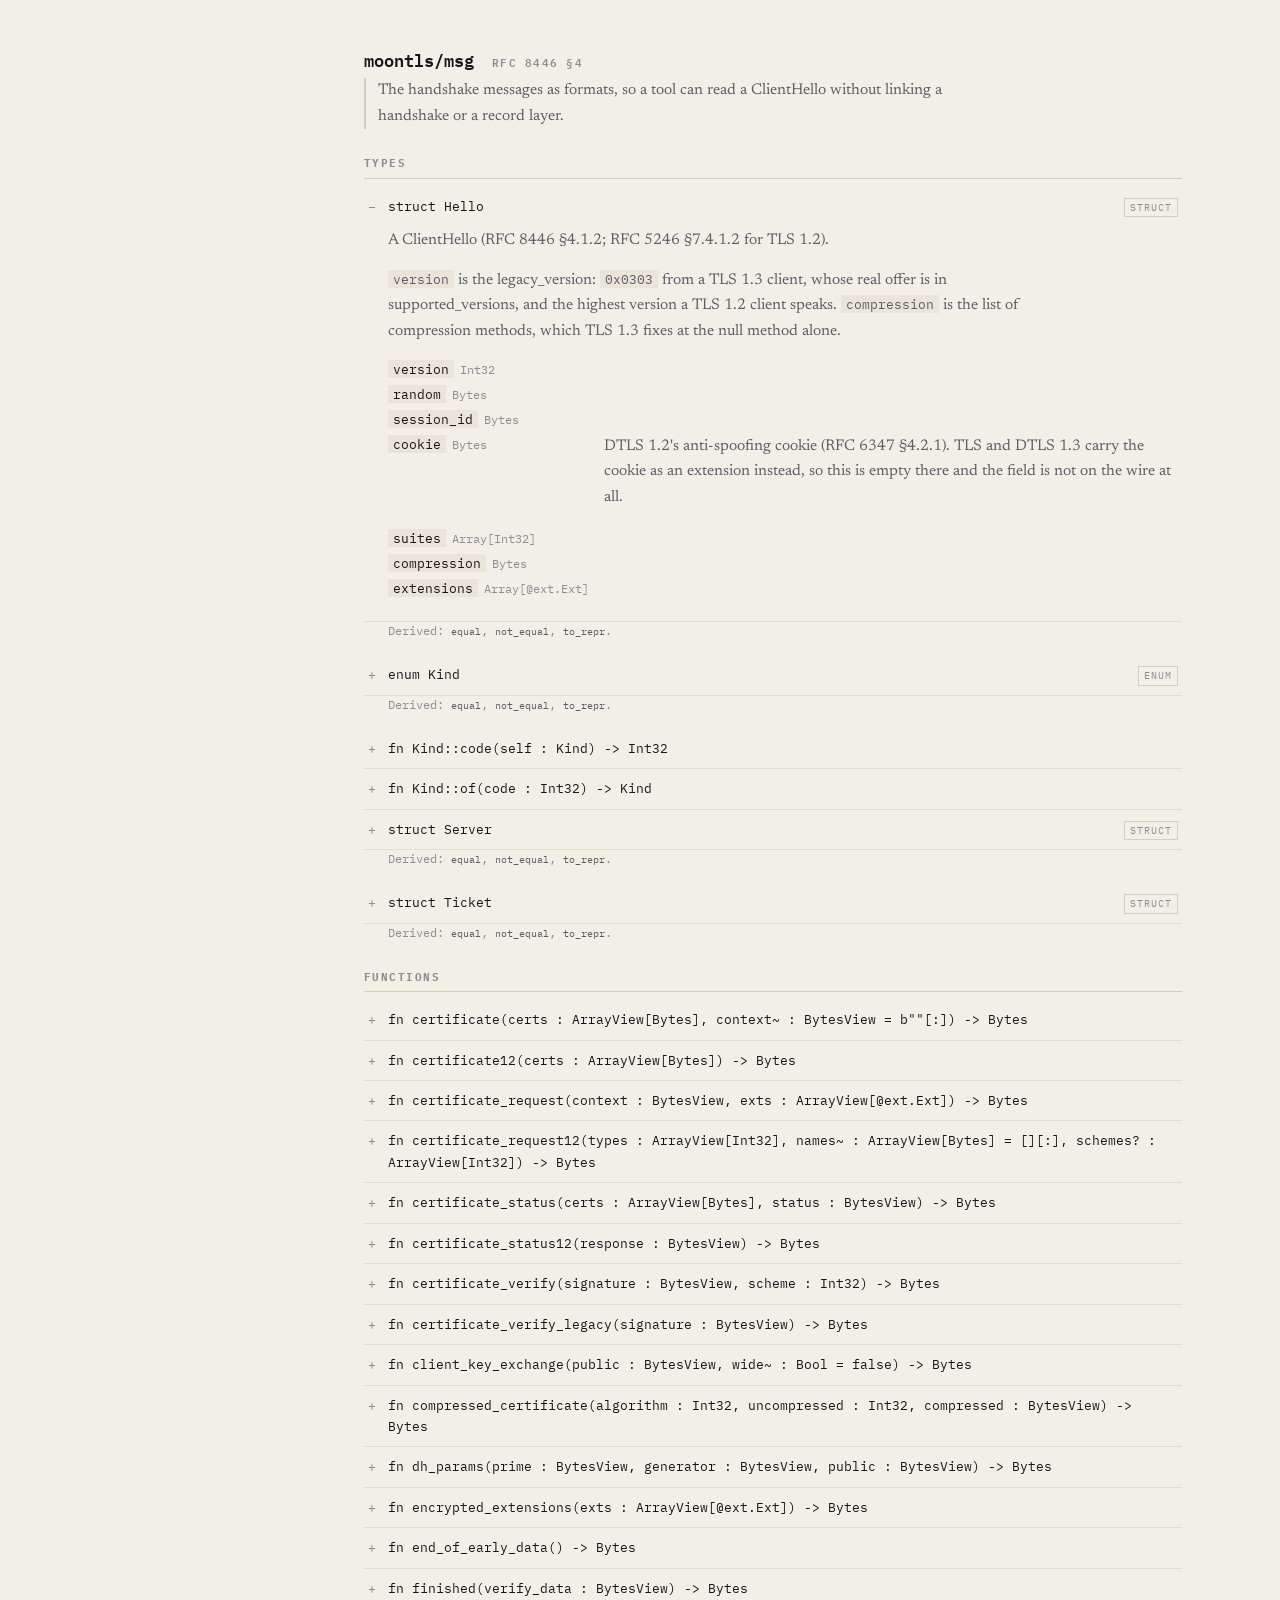
<file: docs/api.html>
<!DOCTYPE html>
<html lang="en">
<head>
<meta charset="utf-8">
<meta name="viewport" content="width=device-width, initial-scale=1">
<title>moontls — the reference</title>
<meta name="description" content="Every public type, function and value of moontls, by package, generated from the interface files.">
<link rel="icon" href="assets/favicon.svg" type="image/svg+xml">
<link rel="stylesheet" href="assets/css/record.css">
</head>
<body>

<header class="masthead">
  <a class="brand" href="index.html"><b>moontls</b><span>RFC 8446 · RFC 9147</span></a>
  <nav>
    <a href="index.html">Home</a>
    <a href="guide.html">Guide</a>
    <a href="demo.html">Demo</a>
    <a href="api.html" aria-current="page">API</a>
    <a href="https://github.com/moonbitstack/moontls" aria-label="The repository on GitHub">
      <svg width="15" height="15" viewBox="0 0 16 16" fill="currentColor" aria-hidden="true"><path d="M8 0C3.58 0 0 3.58 0 8c0 3.54 2.29 6.53 5.47 7.59.4.07.55-.17.55-.38 0-.19-.01-.82-.01-1.49-2.01.37-2.53-.49-2.69-.94-.09-.23-.48-.94-.82-1.13-.28-.15-.68-.52-.01-.53.63-.01 1.08.58 1.23.82.72 1.21 1.87.87 2.33.66.07-.52.28-.87.51-1.07-1.78-.2-3.64-.89-3.64-3.95 0-.87.31-1.59.82-2.15-.08-.2-.36-1.02.08-2.12 0 0 .67-.21 2.2.82a7.4 7.4 0 0 1 2-.27c.68 0 1.36.09 2 .27 1.53-1.04 2.2-.82 2.2-.82.44 1.1.16 1.92.08 2.12.51.56.82 1.27.82 2.15 0 3.07-1.87 3.75-3.65 3.95.29.25.54.73.54 1.48 0 1.07-.01 1.93-.01 2.2 0 .21.15.46.55.38A7.995 7.995 0 0 0 16 8c0-4.42-3.58-8-8-8Z"/></svg>
    </a>
    <button class="icon-button" data-theme-toggle aria-label="Switch the theme" title="Theme">
      <svg width="15" height="15" viewBox="0 0 16 16" fill="none" stroke="currentColor" stroke-width="1.3" aria-hidden="true"><circle cx="8" cy="8" r="5.2"/><path d="M8 2.8v10.4"/></svg>
    </button>
  </nav>
</header>

<main>
<div class="api-shell">
  <aside class="api-nav">
    <h4>Packages</h4>
    <a href="#pkg-wire">wire</a>
    <a href="#pkg-alert">alert</a>
    <a href="#pkg-keys">keys</a>
    <a href="#pkg-record">record</a>
    <a href="#pkg-ext">ext</a>
    <a href="#pkg-msg">msg</a>
    <a href="#pkg-hs">hs</a>
    <a href="#pkg-dtls">dtls</a>
    <a href="#pkg-srtp">srtp</a>
    <a href="#pkg-tls">tls</a>
    <h4>Elsewhere</h4>
    <a href="guide.html">the guide</a>
    <a href="demo.html">the demonstration</a>
    <a href="https://github.com/moonbitstack/moontls">the repository</a>
  </aside>

  <div class="api-body">
    <p class="eyebrow" style="margin-bottom:6px"><em>Reference</em><span class="dot">·</span>everything the interface files publish</p>
    <h1 style="font-size: clamp(30px, 4vw, 44px); margin-bottom: 22px">The reference</h1>

<!-- api:begin -->
<p class="api-stat">729 public items in 10 packages: everything the interface files publish. The <code>equal</code>, <code>not_equal</code> and <code>to_repr</code> that <code>Eq</code> and <code>Debug</code> bring are named at the foot of the type that carries them.</p>
<!-- written by scripts/gen_api.py; edit that, not this -->
<div class="pkg" id="pkg-wire">
<h3>moontls/wire <span class="tag">integers · the read cursor</span></h3>
<p class="note">How this library reads: integer widths, the frozen legacy_version, and the cursor every decoder goes through, which refuses a length it cannot honour.</p>
<h4 class="api-group">Types</h4>
<details class="api-item" id="api-wire-Reader" open><summary><span class="pm"></span><span class="decl">struct Reader</span><span class="badge">struct</span></summary><div class="desc"><div class="api-doc"><p>A cursor over one encoded structure. Every read checks the length it relies on, so a decoder is a run of reads ending in <code>end</code>, with no offset arithmetic of its own to get wrong.</p></div></div></details>
<details class="api-item" id="api-wire-Reader-codes"><summary><span class="pm"></span><span class="decl">fn Reader::codes(self : Reader) -&gt; Array[Int32] raise Refused</span></summary><div class="desc"><div class="api-doc"><p>The 16-bit codes up to the end, the shape of every list of suites, groups, schemes and versions.</p></div></div></details>
<details class="api-item" id="api-wire-Reader-end"><summary><span class="pm"></span><span class="decl">fn Reader::end(self : Reader) -&gt; Unit raise Refused</span></summary><div class="desc"><div class="api-doc"><p>Raise when anything is left: a structure ends where its length says.</p></div></div></details>
<details class="api-item" id="api-wire-Reader-is-empty"><summary><span class="pm"></span><span class="decl">fn Reader::is_empty(self : Reader) -&gt; Bool</span></summary><div class="desc"></div></details>
<details class="api-item" id="api-wire-Reader-new"><summary><span class="pm"></span><span class="decl">fn Reader::new(view : BytesView) -&gt; Reader</span></summary><div class="desc"></div></details>
<details class="api-item" id="api-wire-Reader-rest"><summary><span class="pm"></span><span class="decl">fn Reader::rest(self : Reader) -&gt; BytesView</span></summary><div class="desc"><div class="api-doc"><p>Everything not yet read.</p></div></div></details>
<details class="api-item" id="api-wire-Reader-take"><summary><span class="pm"></span><span class="decl">fn Reader::take(self : Reader, n : Int32) -&gt; BytesView raise Refused</span></summary><div class="desc"><div class="api-doc"><p>The next <code>n</code> octets.</p></div></div></details>
<details class="api-item" id="api-wire-Reader-u16"><summary><span class="pm"></span><span class="decl">fn Reader::u16(self : Reader) -&gt; Int32 raise Refused</span></summary><div class="desc"></div></details>
<details class="api-item" id="api-wire-Reader-u24"><summary><span class="pm"></span><span class="decl">fn Reader::u24(self : Reader) -&gt; Int32 raise Refused</span></summary><div class="desc"></div></details>
<details class="api-item" id="api-wire-Reader-u8"><summary><span class="pm"></span><span class="decl">fn Reader::u8(self : Reader) -&gt; Int32 raise Refused</span></summary><div class="desc"></div></details>
<details class="api-item" id="api-wire-Reader-vec"><summary><span class="pm"></span><span class="decl">fn Reader::vec(self : Reader, width : Int32, min~ : Int32 = 0, unit~ : Int32 = 1) -&gt; Reader raise Refused</span></summary><div class="desc"><div class="api-doc"><p>A vector behind a <code>width</code>-octet length (RFC 8446 §3), as a cursor of its own. <code>min</code> is the least length the structure allows and <code>unit</code> the size of one element, which the length must be a whole multiple of.</p></div></div></details>
<details class="api-item" id="api-wire-Refused"><summary><span class="pm"></span><span class="decl">suberror Refused</span><span class="badge">error</span></summary><div class="desc"><div class="api-doc"><p>A structure that does not fit its own lengths (RFC 8446 §3): a length running past the end, a vector outside its bounds or not a whole number of elements, or octets left over. A peer is owed a decode_error for each, which is what a connection turns this into.</p></div></div></details>
<p class="derived">Derived: <code id="api-wire-Refused-equal">equal</code>, <code id="api-wire-Refused-not-equal">not_equal</code>, <code id="api-wire-Refused-to-repr">to_repr</code>.</p>
<h4 class="api-group">Functions</h4>
<details class="api-item" id="api-wire-decode"><summary><span class="pm"></span><span class="decl">fn[T] decode(view : BytesView, read : (Reader) -&gt; T raise Refused) -&gt; T raise Refused</span></summary><div class="desc"><div class="api-doc"><p>Read all of <code>view</code> as one structure with <code>read</code>, refusing it when it does not fit its lengths or leaves octets over.</p>
<p>The refusal is the answer, not a <code>None</code>: every caller of this either turns it into a decode_error for the peer or has nothing better to do with a structure that does not parse.</p></div></div></details>
<details class="api-item" id="api-wire-read-u16"><summary><span class="pm"></span><span class="decl">fn read_u16(view : BytesView, at : Int32) -&gt; Int32</span></summary><div class="desc"><div class="api-doc"><p>Read a 16-bit big-endian integer at <code>at</code>. Past the end of <code>view</code> it aborts, as an index out of range does.</p></div></div></details>
<details class="api-item" id="api-wire-read-u24"><summary><span class="pm"></span><span class="decl">fn read_u24(view : BytesView, at : Int32) -&gt; Int32</span></summary><div class="desc"><div class="api-doc"><p>Read a 24-bit big-endian integer at <code>at</code>. Past the end of <code>view</code> it aborts, as an index out of range does.</p></div></div></details>
<details class="api-item" id="api-wire-read-u64"><summary><span class="pm"></span><span class="decl">fn read_u64(view : BytesView, at : Int32) -&gt; UInt64</span></summary><div class="desc"><div class="api-doc"><p>Read a 64-bit big-endian integer at <code>at</code>. Past the end of <code>view</code> it aborts, as an index out of range does.</p></div></div></details>
<details class="api-item" id="api-wire-try-decode"><summary><span class="pm"></span><span class="decl">fn[T] try_decode(view : BytesView, read : (Reader) -&gt; T raise Refused) -&gt; T?</span></summary><div class="desc"><div class="api-doc"><p><code>decode</code> where a structure that does not parse is <code>None</code> rather than a refusal — for the payloads whose absence is itself an answer, such as an optional extension body a hello may simply not carry.</p></div></div></details>
<details class="api-item" id="api-wire-u16"><summary><span class="pm"></span><span class="decl">fn u16(out : Buffer, value : Int32) -&gt; Unit</span></summary><div class="desc"><div class="api-doc"><p>Append a 16-bit big-endian integer.</p></div></div></details>
<details class="api-item" id="api-wire-u24"><summary><span class="pm"></span><span class="decl">fn u24(out : Buffer, value : Int32) -&gt; Unit</span></summary><div class="desc"><div class="api-doc"><p>Append a 24-bit big-endian integer — the width RFC 8446 §4 gives a handshake message&#x27;s length.</p></div></div></details>
<details class="api-item" id="api-wire-u64"><summary><span class="pm"></span><span class="decl">fn u64(out : Buffer, value : UInt64) -&gt; Unit</span></summary><div class="desc"><div class="api-doc"><p>Append a 64-bit big-endian integer — the width RFC 9147 §4 gives each half of a DTLS record number.</p></div></div></details>
<h4 class="api-group">Values</h4>
<details class="api-item" id="api-wire-legacy-version"><summary><span class="pm"></span><span class="decl">let legacy_version : Int32</span></summary><div class="desc"><div class="api-doc"><p>The version octets TLS 1.3 freezes at TLS 1.2&#x27;s value, <code>0x0303</code>.</p>
<p>It appears as <code>TLSPlaintext.legacy_record_version</code> (RFC 8446 §5.1) and as <code>ClientHello.legacy_version</code> (§4.1.2); the real version is negotiated by the <code>supported_versions</code> extension. A receiver ignores it, and it is written only so a middlebox watching for a TLS 1.2 handshake sees one.</p></div></div></details>
</div>
<div class="pkg" id="pkg-alert">
<h3>moontls/alert <span class="tag">RFC 8446 §6</span></h3>
<p class="note">The two-octet protocol a connection ends with, and the one package here that nothing else is linked with.</p>
<h4 class="api-group">Types</h4>
<details class="api-item" id="api-alert-Alert" open><summary><span class="pm"></span><span class="decl">suberror Alert</span><span class="badge">error</span></summary><div class="desc"><div class="api-doc"><p>An alert (RFC 8446 §6).</p>
<p>It is also the error a handshake raises, so one value carries both the reason a caller branches on and the two octets to put on the wire.</p></div><div class="api-doc"><dl class="api-fields"><dt><code>Alert</code><span class="ty">level~ : Level, kind~ : Kind</span></dt><dd></dd></dl></div></div></details>
<p class="derived">Derived: <code id="api-alert-Alert-equal">equal</code>, <code id="api-alert-Alert-not-equal">not_equal</code>, <code id="api-alert-Alert-to-repr">to_repr</code>.</p>
<details class="api-item" id="api-alert-Alert-output"><summary><span class="pm"></span><span class="decl">fn Alert::output(Self, &amp;Logger) -&gt; Unit</span></summary><div class="desc"></div></details>
<details class="api-item" id="api-alert-Alert-to-string"><summary><span class="pm"></span><span class="decl">fn Alert::to_string(Self) -&gt; String</span></summary><div class="desc"></div></details>
<details class="api-item" id="api-alert-Kind"><summary><span class="pm"></span><span class="decl">enum Kind</span><span class="badge">enum</span></summary><div class="desc"><div class="api-doc"><p>What an endpoint says went wrong (RFC 8446 §6.1, §6.2).</p>
<p>The description is the only diagnostic a peer ever receives, so it is what makes a failed handshake readable from the other end — a connection that simply goes away tells the client nothing.</p>
<p><code>Other</code> carries a code the RFC does not assign. An unrecognised description still arrives, and dropping the number would lose the only thing it said.</p></div><div class="api-doc"><dl class="api-fields"><dt><code>CloseNotify</code></dt><dd><p>The sender is done writing — a clean shutdown, not a failure.</p></dd><dt><code>UnexpectedMessage</code></dt><dd><p>A message arrived that the state machine was not waiting for, or out of order.</p></dd><dt><code>BadRecordMac</code></dt><dd><p>A record failed to decrypt or to authenticate.</p></dd><dt><code>RecordOverflow</code></dt><dd><p>A record&#x27;s plaintext ran past the 2^14-octet limit.</p></dd><dt><code>HandshakeFailure</code></dt><dd><p>No parameters both endpoints support — no shared group, suite or signature scheme.</p></dd><dt><code>BadCertificate</code></dt><dd><p>A certificate was corrupt, or carried a signature that did not verify.</p></dd><dt><code>UnsupportedCertificate</code></dt><dd><p>The certificate was of a type the receiver does not support.</p></dd><dt><code>CertificateRevoked</code></dt><dd><p>The signer revoked the certificate.</p></dd><dt><code>CertificateExpired</code></dt><dd><p>The certificate has expired, or is not yet valid.</p></dd><dt><code>CertificateUnknown</code></dt><dd><p>Some other problem with the certificate, with no more precise description.</p></dd><dt><code>IllegalParameter</code></dt><dd><p>A field was well-formed on its own but contradicts the rest of the message.</p></dd><dt><code>UnknownCa</code></dt><dd><p>The chain verified but ended at no trusted anchor.</p></dd><dt><code>AccessDenied</code></dt><dd><p>The certificate verified, but the receiver declines to proceed with this peer.</p></dd><dt><code>DecodeError</code></dt><dd><p>A message could not be parsed: a length overran, or a field was out of range.</p></dd><dt><code>DecryptError</code></dt><dd><p>A handshake signature or a Finished MAC failed to verify.</p></dd><dt><code>ProtocolVersion</code></dt><dd><p>The peer offered no protocol version this endpoint supports.</p></dd><dt><code>InsufficientSecurity</code></dt><dd><p>handshake_failure, narrowed: the peer&#x27;s parameters are weaker than accepted.</p></dd><dt><code>InternalError</code></dt><dd><p>A local failure, unrelated to the peer or to the protocol.</p></dd><dt><code>InappropriateFallback</code></dt><dd><p>The peer fell back to an older version for an unacceptable reason.</p></dd><dt><code>UserCanceled</code></dt><dd><p>The handshake is being abandoned for a reason outside the protocol.</p></dd><dt><code>NoRenegotiation</code></dt><dd><p>A peer asked to renegotiate a TLS 1.2 connection, which this library does not do.</p></dd><dt><code>MissingExtension</code></dt><dd><p>A message lacked an extension RFC 8446 §9.2 makes mandatory for it.</p></dd><dt><code>UnsupportedExtension</code></dt><dd><p>A server sent back an extension the ClientHello never offered.</p></dd><dt><code>UnrecognizedName</code></dt><dd><p>No server exists for the name <code>server_name</code> asked for.</p></dd><dt><code>BadCertificateStatusResponse</code></dt><dd><p>The stapled OCSP response was invalid.</p></dd><dt><code>UnknownPskIdentity</code></dt><dd><p>The PSK identity offered is unknown and no full handshake will be run.</p></dd><dt><code>CertificateRequired</code></dt><dd><p>The client sent no certificate where the server requires one.</p></dd><dt><code>NoApplicationProtocol</code></dt><dd><p>None of the ALPN protocols offered is one this server speaks (RFC 7301 §3.2).</p></dd><dt><code>Other</code><span class="ty">Int32</span></dt><dd><p>A description RFC 8446 does not assign, carried through as its number.</p></dd></dl></div></div></details>
<p class="derived">Derived: <code id="api-alert-Kind-equal">equal</code>, <code id="api-alert-Kind-not-equal">not_equal</code>, <code id="api-alert-Kind-to-repr">to_repr</code>.</p>
<details class="api-item" id="api-alert-Kind-code"><summary><span class="pm"></span><span class="decl">fn Kind::code(self : Kind) -&gt; Int32</span></summary><div class="desc"><div class="api-doc"><p>The octet this description goes on the wire as.</p></div></div></details>
<details class="api-item" id="api-alert-Kind-is-fatal"><summary><span class="pm"></span><span class="decl">fn Kind::is_fatal(self : Kind) -&gt; Bool</span></summary><div class="desc"><div class="api-doc"><p>Whether this description ends the connection (RFC 8446 §6.1).</p>
<p>Everything but <code>CloseNotify</code> and <code>UserCanceled</code>, whatever level the sender put on it — the level is advisory and the description is not.</p></div></div></details>
<details class="api-item" id="api-alert-Kind-name"><summary><span class="pm"></span><span class="decl">fn Kind::name(self : Kind) -&gt; String</span></summary><div class="desc"><div class="api-doc"><p>The description&#x27;s name as RFC 8446 §6 writes it; an unassigned one is <code>alert_&lt;code&gt;</code>.</p></div></div></details>
<details class="api-item" id="api-alert-Kind-of"><summary><span class="pm"></span><span class="decl">fn Kind::of(code : Int32) -&gt; Kind</span></summary><div class="desc"><div class="api-doc"><p>The description an octet names. Never fails: one the RFC does not assign becomes <code>Other</code>.</p></div></div></details>
<details class="api-item" id="api-alert-Level"><summary><span class="pm"></span><span class="decl">enum Level</span><span class="badge">enum</span></summary><div class="desc"><div class="api-doc"><p>An alert&#x27;s level (RFC 8446 §6).</p>
<p>TLS 1.3 acts on the description rather than the level: only <code>CloseNotify</code> and <code>UserCanceled</code> leave a connection usable, whichever level carries them. The level is still on the wire, so it is still read and written.</p></div><div class="api-doc"><dl class="api-fields"><dt><code>Warning</code></dt><dd></dd><dt><code>Fatal</code></dt><dd></dd></dl></div></div></details>
<p class="derived">Derived: <code id="api-alert-Level-equal">equal</code>, <code id="api-alert-Level-not-equal">not_equal</code>, <code id="api-alert-Level-to-repr">to_repr</code>.</p>
<details class="api-item" id="api-alert-Level-code"><summary><span class="pm"></span><span class="decl">fn Level::code(self : Level) -&gt; Int32</span></summary><div class="desc"><div class="api-doc"><p>The octet this level goes on the wire as.</p></div></div></details>
<details class="api-item" id="api-alert-Level-of"><summary><span class="pm"></span><span class="decl">fn Level::of(code : Int32) -&gt; Level?</span></summary><div class="desc"><div class="api-doc"><p>The level an octet names, or <code>None</code> for one RFC 8446 does not assign.</p></div></div></details>
<details class="api-item" id="api-alert-Refused"><summary><span class="pm"></span><span class="decl">suberror Refused</span><span class="badge">error</span></summary><div class="desc"><div class="api-doc"><p>Why some octets are not an alert: fewer than the two octets §6 gives it, or a level the RFC does not assign. A peer is owed a decode_error for either.</p></div></div></details>
<p class="derived">Derived: <code id="api-alert-Refused-equal">equal</code>, <code id="api-alert-Refused-not-equal">not_equal</code>, <code id="api-alert-Refused-to-repr">to_repr</code>.</p>
<h4 class="api-group">Functions</h4>
<details class="api-item" id="api-alert-decode"><summary><span class="pm"></span><span class="decl">fn decode(view : BytesView) -&gt; Alert raise Refused</span></summary><div class="desc"><div class="api-doc"><p>Read an alert back off the wire, refusing octets that are not one.</p>
<p>A level the RFC does not assign is refused rather than guessed at; an unassigned description is carried through as <code>Kind::Other</code>, because the description is the diagnostic and losing it loses the message.</p></div></div></details>
<details class="api-item" id="api-alert-decoded"><summary><span class="pm"></span><span class="decl">fn[T] decoded(read : T?) -&gt; T raise Alert</span></summary><div class="desc"><div class="api-doc"><p>What a decoder read, or a fatal decode_error when it did not fit its lengths (§6.2): the step from a codec&#x27;s <code>None</code> to the alert a peer is owed.</p></div></div></details>
<details class="api-item" id="api-alert-encode"><summary><span class="pm"></span><span class="decl">fn encode(alert : Alert) -&gt; Bytes</span></summary><div class="desc"><div class="api-doc"><p>The two octets an alert goes on the wire as (RFC 8446 §6).</p></div></div></details>
<details class="api-item" id="api-alert-fatal"><summary><span class="pm"></span><span class="decl">fn fatal(kind : Kind) -&gt; Alert</span></summary><div class="desc"><div class="api-doc"><p>A fatal alert carrying <code>kind</code> — every way a TLS 1.3 handshake can fail.</p></div></div></details>
<details class="api-item" id="api-alert-warning"><summary><span class="pm"></span><span class="decl">fn warning(kind : Kind) -&gt; Alert</span></summary><div class="desc"><div class="api-doc"><p>A warning alert carrying <code>kind</code>: <code>CloseNotify</code> and <code>UserCanceled</code>, the two a peer may act on without tearing the connection down.</p></div></div></details>
<h4 class="api-group">Traits</h4>
<details class="api-item" id="api-alert-impl-Show-for-Alert"><summary><span class="pm"></span><span class="decl">impl Show for Alert</span><span class="badge">impl</span></summary><div class="desc"><div class="api-doc"><p><code>fatal alert handshake_failure (40)</code>: what an error message needs, the level, the name and the number a packet capture shows.</p></div></div></details>
</div>
<div class="pkg" id="pkg-keys">
<h3>moontls/keys <span class="tag">RFC 8446 §7.1 · §4.4.1 · §4.4.4</span></h3>
<p class="note">The key schedule as a ladder of calls, the transcript hash, Finished, and the two label prefixes TLS and DTLS derive under.</p>
<h4 class="api-group">Types</h4>
<details class="api-item" id="api-keys-Digest" open><summary><span class="pm"></span><span class="decl">enum Digest</span><span class="badge">enum</span></summary><div class="desc"><div class="api-doc"><p>The hash a cipher suite fixes the key schedule to.</p>
<p>RFC 8446 §7.1 writes the whole ladder over <code>Hash</code>, the hash named in the negotiated cipher suite — SHA-256 for <code>TLS_AES_128_GCM_SHA256</code> and <code>TLS_CHACHA20_POLY1305_SHA256</code>, SHA-384 for <code>TLS_AES_256_GCM_SHA384</code>. Every output length in the schedule is that hash&#x27;s, so it is one parameter rather than a number repeated down the file.</p></div><div class="api-doc"><dl class="api-fields"><dt><code>Sha256</code></dt><dd></dd><dt><code>Sha384</code></dt><dd></dd><dt><code>Md5Sha1</code></dt><dd><p>TLS 1.0 and 1.1&#x27;s pair: the handshake hash is MD5 and SHA-1 one after the other, and the PRF runs both (RFC 2246 §5, §8.1). Nothing in TLS 1.2 or 1.3 uses it.</p></dd></dl></div></div></details>
<p class="derived">Derived: <code id="api-keys-Digest-equal">equal</code>, <code id="api-keys-Digest-not-equal">not_equal</code>, <code id="api-keys-Digest-to-repr">to_repr</code>.</p>
<details class="api-item" id="api-keys-Digest-hash"><summary><span class="pm"></span><span class="decl">fn Digest::hash(self : Digest, message : BytesView) -&gt; Bytes</span></summary><div class="desc"><div class="api-doc"><p>This hash over one message.</p></div></div></details>
<details class="api-item" id="api-keys-Digest-hasher"><summary><span class="pm"></span><span class="decl">fn Digest::hasher(self : Digest) -&gt; () -&gt; &amp;@spec.Hash</span></summary><div class="desc"><div class="api-doc"><p>The hash as <code>mooncrypt</code> wants it: a factory it can run more than once.</p></div></div></details>
<details class="api-item" id="api-keys-Digest-size"><summary><span class="pm"></span><span class="decl">fn Digest::size(self : Digest) -&gt; Int32</span></summary><div class="desc"><div class="api-doc"><p>How many octets this hash, and so every secret in the schedule, occupies.</p></div></div></details>
<details class="api-item" id="api-keys-Transcript"><summary><span class="pm"></span><span class="decl">struct Transcript</span><span class="badge">struct</span></summary><div class="desc"><div class="api-doc"><p>A running transcript hash over the handshake messages seen so far (RFC 8446 §4.4.1).</p>
<p>A handshake progresses by feeding each message into it; where a Finished is sent or checked, <code>finished</code> MACs this hash.</p></div><div class="api-doc"><dl class="api-fields"><dt><code>messages</code><span class="ty">@buffer.Buffer</span></dt><dd></dd><dt><code>digest</code><span class="ty">Digest</span></dt><dd></dd></dl></div></div></details>
<details class="api-item" id="api-keys-Transcript-add"><summary><span class="pm"></span><span class="decl">fn Transcript::add(self : Transcript, message : BytesView) -&gt; Unit</span></summary><div class="desc"><div class="api-doc"><p>Append a handshake message — its full <code>HandshakeType ‖ Length ‖ body</code> encoding, which is what the transcript is defined over.</p></div></div></details>
<details class="api-item" id="api-keys-Transcript-hash"><summary><span class="pm"></span><span class="decl">fn Transcript::hash(self : Transcript) -&gt; Bytes</span></summary><div class="desc"><div class="api-doc"><p>The transcript hash over every message added so far.</p></div></div></details>
<details class="api-item" id="api-keys-Transcript-messages"><summary><span class="pm"></span><span class="decl">fn Transcript::messages(self : Transcript) -&gt; Bytes</span></summary><div class="desc"><div class="api-doc"><p>The messages themselves, in order, as a peer wrote them.</p>
<p>TLS 1.2 signs this and not its hash: a CertificateVerify there covers <code>handshake_messages</code> (RFC 5246 §7.4.8), which is why the running bytes have to be kept as well as the running hash.</p></div></div></details>
<details class="api-item" id="api-keys-Transcript-new"><summary><span class="pm"></span><span class="decl">fn Transcript::new(digest~ : Digest = digest) -&gt; Transcript</span></summary><div class="desc"><div class="api-doc"><p>A fresh, empty transcript.</p></div></div></details>
<h4 class="api-group">Functions</h4>
<details class="api-item" id="api-keys-binder-key"><summary><span class="pm"></span><span class="decl">fn binder_key(early : BytesView, external~ : Bool = false, digest~ : Digest = digest, prefix~ : BytesView = prefix[:]) -&gt; Bytes</span></summary><div class="desc"><div class="api-doc"><p>The binder key a PSK&#x27;s ClientHello is authenticated with (RFC 8446 §7.1): <code>Derive-Secret(Early Secret, &quot;res binder&quot; | &quot;ext binder&quot;, &quot;&quot;)</code>. Its Finished-like MAC is what stops a ticket, or a key two ends already shared, being used by anyone who only saw it go past.</p>
<p>The two labels are not interchangeable: a handshake is offered <code>res binder</code> when the PSK came from a ticket and <code>ext binder</code> when it was configured, so the two kinds of secret cannot be confused for one another.</p></div></div></details>
<details class="api-item" id="api-keys-client-application"><summary><span class="pm"></span><span class="decl">fn client_application(master : BytesView, transcript : BytesView, digest~ : Digest = digest, prefix~ : BytesView = prefix[:]) -&gt; Bytes</span></summary><div class="desc"><div class="api-doc"><p>The client application (1-RTT) traffic secret, <code>Derive-Secret(Master Secret, &quot;c ap traffic&quot;, ClientHello..server Finished)</code>.</p></div></div></details>
<details class="api-item" id="api-keys-client-early"><summary><span class="pm"></span><span class="decl">fn client_early(early : BytesView, transcript : BytesView, digest~ : Digest = digest, prefix~ : BytesView = prefix[:]) -&gt; Bytes</span></summary><div class="desc"><div class="api-doc"><p>The client&#x27;s early (0-RTT) traffic secret, <code>Derive-Secret(Early Secret, &quot;c e traffic&quot;, ClientHello)</code> (RFC 8446 §7.1). Only the client writes under it.</p></div></div></details>
<details class="api-item" id="api-keys-client-handshake"><summary><span class="pm"></span><span class="decl">fn client_handshake(handshake : BytesView, transcript : BytesView, digest~ : Digest = digest, prefix~ : BytesView = prefix[:]) -&gt; Bytes</span></summary><div class="desc"><div class="api-doc"><p>The client handshake traffic secret, <code>Derive-Secret(Handshake Secret, &quot;c hs traffic&quot;, ClientHello..ServerHello)</code> (RFC 8446 §7.1).</p></div></div></details>
<details class="api-item" id="api-keys-derive-secret"><summary><span class="pm"></span><span class="decl">fn derive_secret(secret : BytesView, label : BytesView, transcript : BytesView, digest~ : Digest = digest, prefix~ : BytesView = prefix[:]) -&gt; Bytes</span></summary><div class="desc"><div class="api-doc"><p>Derive-Secret(Secret, Label, Messages) (RFC 8446 §7.1): HKDF-Expand-Label with the transcript hash as context and the hash length as output.</p>
<p><code>transcript</code> is the Transcript-Hash of the messages — <code>Transcript::hash</code>, or the hash of the empty string for the <code>&quot;derived&quot;</code> steps.</p></div></div></details>
<details class="api-item" id="api-keys-early"><summary><span class="pm"></span><span class="decl">fn early(psk? : BytesView, digest~ : Digest = digest) -&gt; Bytes</span></summary><div class="desc"><div class="api-doc"><p>The Early Secret: <code>HKDF-Extract(0, PSK)</code>, with an all-zero PSK when none is used — which is the only case until session resumption lands.</p></div></div></details>
<details class="api-item" id="api-keys-expand"><summary><span class="pm"></span><span class="decl">fn expand(prk : BytesView, info : BytesView, len~ : Int32, digest~ : Digest = digest) -&gt; Bytes</span></summary><div class="desc"><div class="api-doc"><p>HKDF-Expand (RFC 5869 §2.3).</p></div></div></details>
<details class="api-item" id="api-keys-expand-label"><summary><span class="pm"></span><span class="decl">fn expand_label(secret : BytesView, label : BytesView, context : BytesView, len~ : Int32, digest~ : Digest = digest, prefix~ : BytesView = prefix[:]) -&gt; Bytes</span></summary><div class="desc"><div class="api-doc"><p>HKDF-Expand-Label (RFC 8446 §7.1): expand under the structured HkdfLabel</p>
<p>struct { uint16 length; opaque label&lt;7..255&gt;; opaque context&lt;0..255&gt;; }</p>
<p>QUIC reuses it unchanged (RFC 9001 §5.2), which is why it sits here rather than in the KDF: the prefix and the framing are the protocol&#x27;s, not HKDF&#x27;s.</p></div></div></details>
<details class="api-item" id="api-keys-exporter"><summary><span class="pm"></span><span class="decl">fn exporter(secret : BytesView, label : BytesView, context : BytesView, len~ : Int32, digest~ : Digest = digest, prefix~ : BytesView = prefix[:]) -&gt; Bytes</span></summary><div class="desc"><div class="api-doc"><p>TLS-Exporter (RFC 8446 §7.5): key material a protocol running over this connection can derive without the two ends exchanging anything more.</p>
<p><code>secret</code> is <code>exporter_master</code>&#x27;s output. The context is hashed even when it is empty — §7.5 hashes <code>context_value</code> unconditionally, so an absent context and an empty one give the same material, which is why the API takes one argument rather than an option.</p>
<p><code>len</code> is part of the HkdfLabel, not a cut taken afterwards: two exports that differ only in length share no octet. Asking for a short key and a long one under the same label gives two unrelated keys, which is the safe direction but surprises anyone expecting a stream.</p>
<p>DTLS-SRTP is the first caller (RFC 5764 §4.2), under the label <code>&quot;EXTRACTOR-dtls_srtp&quot;</code>.</p></div></div></details>
<details class="api-item" id="api-keys-exporter12"><summary><span class="pm"></span><span class="decl">fn exporter12(master : BytesView, label : BytesView, client_random : BytesView, server_random : BytesView, context : BytesView, len~ : Int32, digest~ : Digest = digest) -&gt; Bytes</span></summary><div class="desc"><div class="api-doc"><p>A TLS 1.2 exporter (RFC 5705 §4): <code>PRF(master_secret, label, client_random + server_random + context)</code>. DTLS-SRTP over 1.2 exports its keying material this way, under the same label the 1.3 path uses.</p></div></div></details>
<details class="api-item" id="api-keys-exporter-master"><summary><span class="pm"></span><span class="decl">fn exporter_master(master : BytesView, transcript : BytesView, digest~ : Digest = digest, prefix~ : BytesView = prefix[:]) -&gt; Bytes</span></summary><div class="desc"><div class="api-doc"><p>The exporter master secret, <code>Derive-Secret(Master Secret, &quot;exp master&quot;, ClientHello..server Finished)</code> (RFC 8446 §7.1).</p></div></div></details>
<details class="api-item" id="api-keys-extract"><summary><span class="pm"></span><span class="decl">fn extract(salt : BytesView, ikm : BytesView, digest~ : Digest = digest) -&gt; Bytes</span></summary><div class="desc"><div class="api-doc"><p>HKDF-Extract (RFC 5869 §2.2). An empty salt becomes <code>HashLen</code> zero octets, which is what the RFC says and what <code>mooncrypt</code> already does.</p></div></div></details>
<details class="api-item" id="api-keys-finished"><summary><span class="pm"></span><span class="decl">fn finished(base : BytesView, transcript : BytesView, digest~ : Digest = digest, prefix~ : BytesView = prefix[:]) -&gt; Bytes</span></summary><div class="desc"><div class="api-doc"><p>A Finished message&#x27;s <code>verify_data</code> (RFC 8446 §4.4.4): <code>HMAC(finished_key, transcript_hash)</code>.</p></div></div></details>
<details class="api-item" id="api-keys-finished12"><summary><span class="pm"></span><span class="decl">fn finished12(master : BytesView, transcript : BytesView, client~ : Bool, digest~ : Digest = digest) -&gt; Bytes</span></summary><div class="desc"><div class="api-doc"><p>A Finished message&#x27;s <code>verify_data</code> (RFC 5246 §7.4.9): twelve octets over the transcript hash, <code>client</code> saying whose.</p></div></div></details>
<details class="api-item" id="api-keys-finished12-ok"><summary><span class="pm"></span><span class="decl">fn finished12_ok(master : BytesView, transcript : BytesView, verify_data : BytesView, client~ : Bool, digest~ : Digest = digest) -&gt; Bool</span></summary><div class="desc"><div class="api-doc"><p>Whether a received Finished carries the <code>verify_data</code> expected, compared in constant time for the reason <code>finished_ok</code> gives.</p></div></div></details>
<details class="api-item" id="api-keys-finished-key"><summary><span class="pm"></span><span class="decl">fn finished_key(base : BytesView, digest~ : Digest = digest, prefix~ : BytesView = prefix[:]) -&gt; Bytes</span></summary><div class="desc"><div class="api-doc"><p>The Finished key: <code>HKDF-Expand-Label(BaseKey, &quot;finished&quot;, &quot;&quot;, Hash.length)</code> (RFC 8446 §4.4.4), the key that MACs a Finished message&#x27;s <code>verify_data</code>.</p></div></div></details>
<details class="api-item" id="api-keys-finished-ok"><summary><span class="pm"></span><span class="decl">fn finished_ok(base : BytesView, transcript : BytesView, verify_data : BytesView, digest~ : Digest = digest, prefix~ : BytesView = prefix[:]) -&gt; Bool</span></summary><div class="desc"><div class="api-doc"><p>Whether a received Finished carries the <code>verify_data</code> expected for <code>base</code> over <code>transcript</code>.</p>
<p>The comparison is constant-time. A Finished is an authenticator, and an early-exit <code>==</code> on an authenticator tells an attacker how many leading octets it guessed right.</p></div></div></details>
<details class="api-item" id="api-keys-handshake"><summary><span class="pm"></span><span class="decl">fn handshake(early : BytesView, ecdhe : BytesView, digest~ : Digest = digest, prefix~ : BytesView = prefix[:]) -&gt; Bytes</span></summary><div class="desc"><div class="api-doc"><p>The Handshake Secret: <code>HKDF-Extract</code> over the ECDHE shared secret, salted by the Early Secret run through the <code>&quot;derived&quot;</code> step (RFC 8446 §7.1).</p></div></div></details>
<details class="api-item" id="api-keys-key-block"><summary><span class="pm"></span><span class="decl">fn key_block(master : BytesView, client_random : BytesView, server_random : BytesView, len~ : Int32, digest~ : Digest = digest) -&gt; Bytes</span></summary><div class="desc"><div class="api-doc"><p>The key block (RFC 5246 §6.3), which the suite cuts into keys and IVs. Note the seed&#x27;s order: the server&#x27;s random first here, the client&#x27;s first in the master secret.</p></div></div></details>
<details class="api-item" id="api-keys-master"><summary><span class="pm"></span><span class="decl">fn master(handshake : BytesView, digest~ : Digest = digest, prefix~ : BytesView = prefix[:]) -&gt; Bytes</span></summary><div class="desc"><div class="api-doc"><p>The Master Secret: <code>HKDF-Extract</code> over an all-zero IKM, salted by the Handshake Secret run through the <code>&quot;derived&quot;</code> step (RFC 8446 §7.1).</p></div></div></details>
<details class="api-item" id="api-keys-master12"><summary><span class="pm"></span><span class="decl">fn master12(premaster : BytesView, client_random : BytesView, server_random : BytesView, session? : BytesView, digest~ : Digest = digest) -&gt; Bytes</span></summary><div class="desc"><div class="api-doc"><p>The master secret. <code>session</code> is the hash of the handshake through ClientKeyExchange when both ends agreed extended_master_secret (RFC 7627 §4), which binds it to this handshake; <code>None</code> falls back to the two hellos&#x27; randoms (RFC 5246 §8.1).</p></div></div></details>
<details class="api-item" id="api-keys-prf"><summary><span class="pm"></span><span class="decl">fn prf(secret : BytesView, label : BytesView, seed : BytesView, len~ : Int32, digest~ : Digest = digest) -&gt; Bytes</span></summary><div class="desc"><div class="api-doc"><p><code>PRF(secret, label, seed)</code> (RFC 5246 §5): <code>P_hash</code> over <code>label + seed</code>, out to <code>len</code> octets.</p>
<p>With <code>Md5Sha1</code> it is TLS 1.0&#x27;s and 1.1&#x27;s PRF instead (RFC 2246 §5): the secret is split in two halves that overlap by an octet when its length is odd, <code>P_MD5</code> runs over the first and <code>P_SHA1</code> over the second, and the two are XORed. That is a different construction, not a different hash, which is why it is here and not in <code>Digest</code>.</p></div></div></details>
<details class="api-item" id="api-keys-resumption"><summary><span class="pm"></span><span class="decl">fn resumption(master : BytesView, ticket_nonce : BytesView, digest~ : Digest = digest, prefix~ : BytesView = prefix[:]) -&gt; Bytes</span></summary><div class="desc"><div class="api-doc"><p>The PSK a NewSessionTicket stands for: <code>HKDF-Expand-Label(Resumption Master Secret, &quot;resumption&quot;, ticket_nonce, Hash.length)</code> (RFC 8446 §4.6.1). The nonce is what makes two tickets from one connection two different PSKs.</p></div></div></details>
<details class="api-item" id="api-keys-resumption-master"><summary><span class="pm"></span><span class="decl">fn resumption_master(master : BytesView, transcript : BytesView, digest~ : Digest = digest, prefix~ : BytesView = prefix[:]) -&gt; Bytes</span></summary><div class="desc"><div class="api-doc"><p>The resumption master secret, <code>Derive-Secret(Master Secret, &quot;res master&quot;, ClientHello..client Finished)</code> (RFC 8446 §7.1).</p></div></div></details>
<details class="api-item" id="api-keys-server-application"><summary><span class="pm"></span><span class="decl">fn server_application(master : BytesView, transcript : BytesView, digest~ : Digest = digest, prefix~ : BytesView = prefix[:]) -&gt; Bytes</span></summary><div class="desc"><div class="api-doc"><p>The server application (1-RTT) traffic secret, <code>Derive-Secret(Master Secret, &quot;s ap traffic&quot;, ClientHello..server Finished)</code>.</p></div></div></details>
<details class="api-item" id="api-keys-server-handshake"><summary><span class="pm"></span><span class="decl">fn server_handshake(handshake : BytesView, transcript : BytesView, digest~ : Digest = digest, prefix~ : BytesView = prefix[:]) -&gt; Bytes</span></summary><div class="desc"><div class="api-doc"><p>The server handshake traffic secret, <code>Derive-Secret(Handshake Secret, &quot;s hs traffic&quot;, ClientHello..ServerHello)</code>.</p></div></div></details>
<details class="api-item" id="api-keys-unwrap-premaster"><summary><span class="pm"></span><span class="decl">fn unwrap_premaster(key : @rsa.PrivateKey, wrapped : BytesView, version~ : Int32, rand~ : (Int32) -&gt; Bytes) -&gt; Bytes</span></summary><div class="desc"><div class="api-doc"><p>Unwrap a premaster secret, whose first two octets must be <code>version</code>. A block that is wrong in any way gives a random secret instead of an error: the handshake goes on and fails at Finished like any other mismatch, since telling the sender which blocks were well formed is Bleichenbacher&#x27;s oracle. The block is walked whole and the choice is made by masking, so nothing branches on what was decrypted.</p></div></div></details>
<details class="api-item" id="api-keys-wrap-premaster"><summary><span class="pm"></span><span class="decl">fn wrap_premaster(key : @rsa.PublicKey, premaster : BytesView, rand~ : (Int32) -&gt; Bytes) -&gt; Bytes raise @spec.Broken</span></summary><div class="desc"><div class="api-doc"><p>Wrap a premaster secret for <code>key</code>&#x27;s owner (RFC 8017 §7.2.1). <code>Size</code> when the key is too short to hold it with the eight octets of filler the padding demands.</p></div></div></details>
<h4 class="api-group">Values</h4>
<details class="api-item" id="api-keys-datagram"><summary><span class="pm"></span><span class="decl">let datagram : Bytes</span></summary><div class="desc"><div class="api-doc"><p>What DTLS 1.3 uses instead — no trailing space (RFC 9147 §5.9).</p>
<p>Everything a DTLS association derives goes through this one. The TLS prefix still interoperates with itself, so a round trip against your own code cannot tell you that you used the wrong one; only another implementation can.</p></div></div></details>
<details class="api-item" id="api-keys-digest"><summary><span class="pm"></span><span class="decl">let digest : Digest</span></summary><div class="desc"><div class="api-doc"><p>The digest of the suite TLS 1.3 makes mandatory (RFC 8446 §9.1: <code>TLS_AES_128_GCM_SHA256</code> must be implemented), so leaving it out is the common case rather than a guess.</p></div></div></details>
<details class="api-item" id="api-keys-prefix"><summary><span class="pm"></span><span class="decl">let prefix : Bytes</span></summary><div class="desc"><div class="api-doc"><p>The prefix every label in the key schedule carries (RFC 8446 §7.1).</p></div></div></details>
<details class="api-item" id="api-keys-premaster-size"><summary><span class="pm"></span><span class="decl">let premaster_size : Int32</span></summary><div class="desc"><div class="api-doc"><p>How long a premaster secret is, the two version octets included.</p></div></div></details>
</div>
<div class="pkg" id="pkg-record">
<h3>moontls/record <span class="tag">RFC 8446 §5 · RFC 5246 §6</span></h3>
<p class="note">Records under any of the three suites, the traffic keys §7.3 derives, and TLS 1.2&#x27;s table of suites with the protection each one names.</p>
<h4 class="api-group">Types</h4>
<details class="api-item" id="api-record-Auth" open><summary><span class="pm"></span><span class="decl">enum Auth</span><span class="badge">enum</span></summary><div class="desc"><div class="api-doc"><p>The kind of certificate a suite is for. EdDSA certificates go with <code>Ecdsa</code>, as RFC 8422 §5.1 has.</p></div><div class="api-doc"><dl class="api-fields"><dt><code>Rsa</code></dt><dd></dd><dt><code>Ecdsa</code></dt><dd></dd><dt><code>Shared</code></dt><dd><p>No certificate: the secret both ends hold is what authenticates.</p></dd><dt><code>Dss</code></dt><dd><p>A DSA certificate, which only TLS 1.2&#x27;s DHE_DSS and SRP_SHA_DSS suites show.</p></dd></dl></div></div></details>
<p class="derived">Derived: <code id="api-record-Auth-equal">equal</code>, <code id="api-record-Auth-not-equal">not_equal</code>, <code id="api-record-Auth-to-repr">to_repr</code>.</p>
<details class="api-item" id="api-record-BlockCipher"><summary><span class="pm"></span><span class="decl">enum BlockCipher</span><span class="badge">enum</span></summary><div class="desc"><div class="api-doc"><p>A block cipher a TLS 1.2 suite runs, with its key length.</p></div><div class="api-doc"><dl class="api-fields"><dt><code>Aes128</code></dt><dd></dd><dt><code>Aes256</code></dt><dd></dd><dt><code>Camellia128</code></dt><dd></dd><dt><code>Camellia256</code></dt><dd></dd><dt><code>Aria128</code></dt><dd></dd><dt><code>Aria256</code></dt><dd></dd><dt><code>Seed</code></dt><dd></dd><dt><code>Idea</code></dt><dd></dd><dt><code>TripleDes</code></dt><dd></dd></dl></div></div></details>
<p class="derived">Derived: <code id="api-record-BlockCipher-equal">equal</code>, <code id="api-record-BlockCipher-not-equal">not_equal</code>, <code id="api-record-BlockCipher-to-repr">to_repr</code>.</p>
<details class="api-item" id="api-record-BlockCipher-block"><summary><span class="pm"></span><span class="decl">fn BlockCipher::block(self : BlockCipher, key : BytesView) -&gt; &amp;@spec.Block</span></summary><div class="desc"><div class="api-doc"><p>The cipher keyed with <code>key</code>. Aborts on a key of the wrong length: every key reaching it came out of the key block at <code>key_size</code>.</p></div></div></details>
<details class="api-item" id="api-record-BlockCipher-block-size"><summary><span class="pm"></span><span class="decl">fn BlockCipher::block_size(self : BlockCipher) -&gt; Int32</span></summary><div class="desc"><div class="api-doc"><p>The block length in octets, which is also a CBC record&#x27;s IV length.</p></div></div></details>
<details class="api-item" id="api-record-BlockCipher-key-size"><summary><span class="pm"></span><span class="decl">fn BlockCipher::key_size(self : BlockCipher) -&gt; Int32</span></summary><div class="desc"><div class="api-doc"><p>The key length in octets.</p></div></div></details>
<details class="api-item" id="api-record-BlockCipher-name"><summary><span class="pm"></span><span class="decl">fn BlockCipher::name(self : BlockCipher) -&gt; String</span></summary><div class="desc"><div class="api-doc"><p>The cipher&#x27;s part of a suite&#x27;s registry name.</p></div></div></details>
<details class="api-item" id="api-record-Bulk"><summary><span class="pm"></span><span class="decl">enum Bulk</span><span class="badge">enum</span></summary><div class="desc"><div class="api-doc"><p>How a suite protects its records.</p></div><div class="api-doc"><dl class="api-fields"><dt><code>Gcm</code><span class="ty">BlockCipher</span></dt><dd><p>GCM over a 128-bit block cipher (RFC 5288, RFC 6367, RFC 6209).</p></dd><dt><code>Ccm</code><span class="ty">BlockCipher, tag~ : Int32</span></dt><dd><p>CCM, with a tag of 16 octets or 8 (RFC 6655).</p></dd><dt><code>ChaCha20Poly1305</code></dt><dd><p>ChaCha20-Poly1305 (RFC 7905).</p></dd><dt><code>Cbc</code><span class="ty">BlockCipher, mac~ : Mac</span></dt><dd><p>CBC with HMAC (RFC 5246 §6.2.3.2).</p></dd></dl></div></div></details>
<p class="derived">Derived: <code id="api-record-Bulk-equal">equal</code>, <code id="api-record-Bulk-not-equal">not_equal</code>, <code id="api-record-Bulk-to-repr">to_repr</code>.</p>
<details class="api-item" id="api-record-Cipher"><summary><span class="pm"></span><span class="decl">struct Cipher</span><span class="badge">struct</span></summary><div class="desc"><div class="api-doc"><p>One direction&#x27;s record protection: its suite, traffic keys, and the sequence number that keeps their nonces apart. RFC 8446 §5.3 restarts the sequence at zero on every key change.</p></div><div class="api-doc"><dl class="api-fields"><dt><code>suite</code><span class="ty">Suite</span></dt><dd></dd><dt><code>traffic</code><span class="ty">Traffic</span></dt><dd></dd><dt><code>seq</code><span class="ty">UInt64</span></dt><dd></dd></dl></div></div></details>
<details class="api-item" id="api-record-Cipher-is-tls12"><summary><span class="pm"></span><span class="decl">fn Cipher::is_tls12(self : Cipher) -&gt; Bool</span></summary><div class="desc"><div class="api-doc"><p>Whether this cipher frames records the TLS 1.2 way.</p></div></div></details>
<details class="api-item" id="api-record-Cipher-new"><summary><span class="pm"></span><span class="decl">fn Cipher::new(secret : BytesView, suite~ : Suite = Aes128Gcm) -&gt; Cipher</span></summary><div class="desc"><div class="api-doc"><p>Record protection under the traffic <code>secret</code>, starting at sequence zero.</p></div></div></details>
<details class="api-item" id="api-record-Cipher-nonce"><summary><span class="pm"></span><span class="decl">fn Cipher::nonce(self : Cipher) -&gt; Bytes</span></summary><div class="desc"><div class="api-doc"><p>The nonce the next record will be sealed or opened under (RFC 8446 §5.3).</p></div></div></details>
<details class="api-item" id="api-record-Cipher-of12"><summary><span class="pm"></span><span class="decl">fn Cipher::of12(suite : Suite12, key : BytesView, iv : BytesView, mac_key~ : BytesView = b&quot;&quot;[:], etm~ : Bool = false, rand~ : (Int32) -&gt; Bytes, implicit~ : Bool = false, wire~ : Int32 = @wire.legacy_version, explicit~ : Bool = true) -&gt; Cipher</span></summary><div class="desc"><div class="api-doc"><p>Record protection for TLS 1.2 under keys from the key block. <code>etm</code> is whether RFC 7366 was agreed, and <code>rand</code> is where CBC&#x27;s per-record IVs come from.</p></div></div></details>
<details class="api-item" id="api-record-Cipher-open"><summary><span class="pm"></span><span class="decl">fn Cipher::open(self : Cipher, record : BytesView) -&gt; (Kind, Bytes) raise @alert.Alert</span></summary><div class="desc"><div class="api-doc"><p>Open one whole TLSCiphertext record — header included, since RFC 8446 §5.2 makes that header the AEAD&#x27;s additional data — into the content type and content sealed inside, advancing the sequence number.</p>
<p>A tag that does not verify is a <code>BadRecordMac</code> and the sequence does not move, because §5.2 ends the connection there.</p></div></div></details>
<details class="api-item" id="api-record-Cipher-open-body"><summary><span class="pm"></span><span class="decl">fn Cipher::open_body(self : Cipher, kind : Kind, fragment : Bytes) -&gt; Bytes raise @alert.Alert</span></summary><div class="desc"><div class="api-doc"><p>Open one record&#x27;s payload and advance to the next sequence number, for a frame that reads its own header.</p></div></div></details>
<details class="api-item" id="api-record-Cipher-rekey"><summary><span class="pm"></span><span class="decl">fn Cipher::rekey(self : Cipher, secret : BytesView) -&gt; Unit</span></summary><div class="desc"><div class="api-doc"><p>Install a new traffic secret and restart the sequence number at zero (RFC 8446 §5.3).</p></div></div></details>
<details class="api-item" id="api-record-Cipher-seal"><summary><span class="pm"></span><span class="decl">fn Cipher::seal(self : Cipher, kind : Kind, content : BytesView, padding~ : Int32 = 0) -&gt; Bytes raise @alert.Alert</span></summary><div class="desc"><div class="api-doc"><p>Seal <code>content</code> as a TLSCiphertext record (RFC 8446 §5.2) with <code>padding</code> zero octets after the inner content type, and advance the sequence number.</p></div></div></details>
<details class="api-item" id="api-record-Cipher-seal-body"><summary><span class="pm"></span><span class="decl">fn Cipher::seal_body(self : Cipher, kind : Kind, content : BytesView) -&gt; Bytes raise @alert.Alert</span></summary><div class="desc"><div class="api-doc"><p>Seal one record&#x27;s payload and advance to the next sequence number: everything a TLS 1.2 record covers, without the five-octet header, which is what a frame that is not TLS 1.2&#x27;s — a DTLS 1.2 datagram, whose header carries an epoch — writes for itself.</p></div></div></details>
<details class="api-item" id="api-record-Cipher-seek"><summary><span class="pm"></span><span class="decl">fn Cipher::seek(self : Cipher, seq : UInt64) -&gt; Unit</span></summary><div class="desc"><div class="api-doc"><p>Continue the sequence at <code>seq</code>. DTLS 1.2 numbers a record with an epoch and a sequence number inside one epoch, which is exactly the eight octets a TLS 1.2 record puts in its associated data: an epoch-shifted value is what makes one cipher serve a datagram header.</p></div></div></details>
<details class="api-item" id="api-record-Cipher-seq"><summary><span class="pm"></span><span class="decl">fn Cipher::seq(self : Cipher) -&gt; UInt64</span></summary><div class="desc"><div class="api-doc"><p>The sequence number the next record will use.</p></div></div></details>
<details class="api-item" id="api-record-Cipher-traffic"><summary><span class="pm"></span><span class="decl">fn Cipher::traffic(self : Cipher) -&gt; Traffic</span></summary><div class="desc"><div class="api-doc"><p>The traffic keys in force.</p></div></div></details>
<details class="api-item" id="api-record-Exchange"><summary><span class="pm"></span><span class="decl">enum Exchange</span><span class="badge">enum</span></summary><div class="desc"><div class="api-doc"><p>How the two ends agree on a premaster secret.</p></div><div class="api-doc"><dl class="api-fields"><dt><code>Ecdhe</code></dt><dd></dd><dt><code>Dhe</code></dt><dd></dd><dt><code>Rsa</code></dt><dd><p>The client encrypts it to the server&#x27;s RSA key. No forward secrecy.</p></dd><dt><code>Psk</code></dt><dd><p>A key both ends hold already, named by its identity (RFC 4279 §2). No forward secrecy.</p></dd><dt><code>DhePsk</code></dt><dd><p>A finite-field exchange keyed together with a pre-shared key (RFC 4279 §3).</p></dd><dt><code>EcdhePsk</code></dt><dd><p>An elliptic-curve exchange keyed together with a pre-shared key (RFC 5489).</p></dd><dt><code>RsaPsk</code></dt><dd><p>A premaster encrypted to the server&#x27;s RSA key, keyed together with a pre-shared key (RFC 4279 §4). No forward secrecy.</p></dd><dt><code>Srp</code></dt><dd><p>SRP-6a over a user name and password, the server holding only a verifier (RFC 5054).</p></dd><dt><code>Dh</code></dt><dd><p>The Diffie-Hellman key in the server&#x27;s certificate and an ephemeral one from the client (RFC 5246 §7.4.2). No forward secrecy. <code>auth</code> names the suite and no longer restricts the certificate&#x27;s issuer in TLS 1.2.</p></dd></dl></div></div></details>
<p class="derived">Derived: <code id="api-record-Exchange-equal">equal</code>, <code id="api-record-Exchange-not-equal">not_equal</code>, <code id="api-record-Exchange-to-repr">to_repr</code>.</p>
<details class="api-item" id="api-record-Exchange-takes-psk"><summary><span class="pm"></span><span class="decl">fn Exchange::takes_psk(self : Exchange) -&gt; Bool</span></summary><div class="desc"><div class="api-doc"><p>Whether a pre-shared key goes into the premaster.</p></div></div></details>
<details class="api-item" id="api-record-Kind"><summary><span class="pm"></span><span class="decl">enum Kind</span><span class="badge">enum</span></summary><div class="desc"><div class="api-doc"><p>What a record carries (RFC 8446 §5).</p>
<p><code>Other</code> keeps a content type the RFC does not define rather than losing it, but the parser refuses one: an unknown type is an <code>UnexpectedMessage</code>, not something to skip past.</p></div><div class="api-doc"><dl class="api-fields"><dt><code>ChangeCipherSpec</code></dt><dd><p>TLS 1.3 has no change_cipher_spec message. The record survives only so middleboxes watching for a TLS 1.2 handshake see one.</p></dd><dt><code>Alert</code></dt><dd><p>An alert (RFC 8446 §6).</p></dd><dt><code>Handshake</code></dt><dd><p>A handshake message (RFC 8446 §4).</p></dd><dt><code>ApplicationData</code></dt><dd><p>Application data — and the outer <code>opaque_type</code> of every TLSCiphertext, whatever the real type sealed inside turns out to be.</p></dd><dt><code>Ack</code></dt><dd><p>An ACK (RFC 9147 §7). DTLS only — the TLS record parser here refuses it, because a reliable transport has nothing to acknowledge. It is in this enum rather than a second one because the ContentType registry is one registry, and <code>moontls/dtls</code> reads and writes these same records.</p></dd><dt><code>Other</code><span class="ty">Int32</span></dt><dd><p>A content type RFC 8446 §5 does not define.</p></dd></dl></div></div></details>
<p class="derived">Derived: <code id="api-record-Kind-equal">equal</code>, <code id="api-record-Kind-not-equal">not_equal</code>, <code id="api-record-Kind-to-repr">to_repr</code>.</p>
<details class="api-item" id="api-record-Kind-code"><summary><span class="pm"></span><span class="decl">fn Kind::code(self : Kind) -&gt; Int32</span></summary><div class="desc"><div class="api-doc"><p>The octet this content type goes on the wire as.</p></div></div></details>
<details class="api-item" id="api-record-Kind-of"><summary><span class="pm"></span><span class="decl">fn Kind::of(code : Int32) -&gt; Kind?</span></summary><div class="desc"><div class="api-doc"><p>The content type an octet names, or <code>None</code> for one RFC 8446 §5 does not define — which the record parser turns into an alert rather than tolerating.</p></div></div></details>
<details class="api-item" id="api-record-Mac"><summary><span class="pm"></span><span class="decl">enum Mac</span><span class="badge">enum</span></summary><div class="desc"><div class="api-doc"><p>The MAC of a CBC suite.</p></div><div class="api-doc"><dl class="api-fields"><dt><code>Sha1</code></dt><dd></dd><dt><code>Sha256</code></dt><dd></dd><dt><code>Sha384</code></dt><dd></dd></dl></div></div></details>
<p class="derived">Derived: <code id="api-record-Mac-equal">equal</code>, <code id="api-record-Mac-not-equal">not_equal</code>, <code id="api-record-Mac-to-repr">to_repr</code>.</p>
<details class="api-item" id="api-record-Mac-hasher"><summary><span class="pm"></span><span class="decl">fn Mac::hasher(self : Mac) -&gt; () -&gt; &amp;@spec.Hash</span></summary><div class="desc"><div class="api-doc"><p>The hash a MAC is keyed over.</p></div></div></details>
<details class="api-item" id="api-record-Mac-size"><summary><span class="pm"></span><span class="decl">fn Mac::size(self : Mac) -&gt; Int32</span></summary><div class="desc"><div class="api-doc"><p>The MAC&#x27;s length, which is also its key&#x27;s.</p></div></div></details>
<details class="api-item" id="api-record-Record"><summary><span class="pm"></span><span class="decl">struct Record</span><span class="badge">struct</span></summary><div class="desc"><div class="api-doc"><p>One record&#x27;s content type and fragment (RFC 8446 §5.1).</p>
<p>For a TLSCiphertext the <code>kind</code> is the outer <code>ApplicationData</code> and the <code>fragment</code> is still sealed.</p></div><div class="api-doc"><dl class="api-fields"><dt><code>kind</code><span class="ty">Kind</span></dt><dd></dd><dt><code>fragment</code><span class="ty">Bytes</span></dt><dd></dd></dl></div></div></details>
<p class="derived">Derived: <code id="api-record-Record-equal">equal</code>, <code id="api-record-Record-not-equal">not_equal</code>, <code id="api-record-Record-to-repr">to_repr</code>.</p>
<details class="api-item" id="api-record-Suite"><summary><span class="pm"></span><span class="decl">enum Suite</span><span class="badge">enum</span></summary><div class="desc"><div class="api-doc"><p>A TLS 1.3 cipher suite (RFC 8446 §B.4): the AEAD and the hash, which fix the key length.</p></div><div class="api-doc"><dl class="api-fields"><dt><code>Aes128Gcm</code></dt><dd></dd><dt><code>Aes256Gcm</code></dt><dd></dd><dt><code>ChaCha20Poly1305</code></dt><dd></dd><dt><code>Aes128Ccm</code></dt><dd><p>AES-128 in CCM with a 16-octet tag.</p></dd><dt><code>Aes128Ccm8</code></dt><dd><p>AES-128 in CCM with an 8-octet tag, for links where eight octets a record count (RFC 6655).</p></dd></dl></div></div></details>
<p class="derived">Derived: <code id="api-record-Suite-equal">equal</code>, <code id="api-record-Suite-not-equal">not_equal</code>, <code id="api-record-Suite-to-repr">to_repr</code>.</p>
<details class="api-item" id="api-record-Suite-aead"><summary><span class="pm"></span><span class="decl">fn Suite::aead(self : Suite, key : Bytes) -&gt; &amp;@spec.Aead</span></summary><div class="desc"><div class="api-doc"><p>The suite&#x27;s AEAD over <code>key</code>. Aborts on a key of the wrong length: every key reaching it came from <code>traffic</code> at the suite&#x27;s length.</p></div></div></details>
<details class="api-item" id="api-record-Suite-code"><summary><span class="pm"></span><span class="decl">fn Suite::code(self : Suite) -&gt; Int32</span></summary><div class="desc"><div class="api-doc"><p>The suite&#x27;s code on the wire.</p></div></div></details>
<details class="api-item" id="api-record-Suite-digest"><summary><span class="pm"></span><span class="decl">fn Suite::digest(self : Suite) -&gt; @keys.Digest</span></summary><div class="desc"><div class="api-doc"><p>The hash the suite&#x27;s key schedule runs.</p></div></div></details>
<details class="api-item" id="api-record-Suite-key-size"><summary><span class="pm"></span><span class="decl">fn Suite::key_size(self : Suite) -&gt; Int32</span></summary><div class="desc"><div class="api-doc"><p>The AEAD key length.</p></div></div></details>
<details class="api-item" id="api-record-Suite-of"><summary><span class="pm"></span><span class="decl">fn Suite::of(code : Int32) -&gt; Suite?</span></summary><div class="desc"><div class="api-doc"><p>The suite a code names, <code>None</code> for one this library does not implement.</p></div></div></details>
<details class="api-item" id="api-record-Suite-tag-size"><summary><span class="pm"></span><span class="decl">fn Suite::tag_size(self : Suite) -&gt; Int32</span></summary><div class="desc"><div class="api-doc"><p>The AEAD tag length.</p></div></div></details>
<details class="api-item" id="api-record-Suite12"><summary><span class="pm"></span><span class="decl">struct Suite12</span><span class="badge">struct</span></summary><div class="desc"><div class="api-doc"><p>A row of the table.</p></div><div class="api-doc"><dl class="api-fields"><dt><code>code</code><span class="ty">Int32</span></dt><dd></dd><dt><code>exchange</code><span class="ty">Exchange</span></dt><dd></dd><dt><code>auth</code><span class="ty">Auth</span></dt><dd></dd><dt><code>bulk</code><span class="ty">Bulk</span></dt><dd></dd><dt><code>digest</code><span class="ty">@keys.Digest</span></dt><dd><p>The hash of the PRF and the transcript.</p></dd></dl></div></div></details>
<p class="derived">Derived: <code id="api-record-Suite12-equal">equal</code>, <code id="api-record-Suite12-not-equal">not_equal</code>, <code id="api-record-Suite12-to-repr">to_repr</code>.</p>
<details class="api-item" id="api-record-Suite12-is-cbc"><summary><span class="pm"></span><span class="decl">fn Suite12::is_cbc(self : Suite12) -&gt; Bool</span></summary><div class="desc"><div class="api-doc"><p>Whether records under this suite are CBC, which is what encrypt-then-MAC applies to.</p></div></div></details>
<details class="api-item" id="api-record-Suite12-iv-size"><summary><span class="pm"></span><span class="decl">fn Suite12::iv_size(self : Suite12) -&gt; Int32</span></summary><div class="desc"><div class="api-doc"><p>The fixed part of the nonce the key block gives each direction: GCM&#x27;s and CCM&#x27;s four-octet salt, ChaCha20-Poly1305&#x27;s twelve, and nothing for CBC, whose IV goes out with each record.</p></div></div></details>
<details class="api-item" id="api-record-Suite12-key-size"><summary><span class="pm"></span><span class="decl">fn Suite12::key_size(self : Suite12) -&gt; Int32</span></summary><div class="desc"><div class="api-doc"><p>The key length.</p></div></div></details>
<details class="api-item" id="api-record-Suite12-mac-size"><summary><span class="pm"></span><span class="decl">fn Suite12::mac_size(self : Suite12) -&gt; Int32</span></summary><div class="desc"><div class="api-doc"><p>The MAC key length: nothing for an AEAD.</p></div></div></details>
<details class="api-item" id="api-record-Suite12-name"><summary><span class="pm"></span><span class="decl">fn Suite12::name(self : Suite12) -&gt; String</span></summary><div class="desc"><div class="api-doc"><p>The suite&#x27;s name in the IANA registry, which is what <code>openssl ciphers -stdname</code> prints.</p></div></div></details>
<details class="api-item" id="api-record-Suite12-of"><summary><span class="pm"></span><span class="decl">fn Suite12::of(code : Int32) -&gt; Suite12?</span></summary><div class="desc"><div class="api-doc"><p>The suite a code names, <code>None</code> for one this library does not speak.</p></div></div></details>
<details class="api-item" id="api-record-Traffic"><summary><span class="pm"></span><span class="decl">struct Traffic</span><span class="badge">struct</span></summary><div class="desc"><div class="api-doc"><p>The AEAD key and IV one direction protects its records with (RFC 8446 §7.3), at <code>TLS_AES_128_GCM_SHA256</code>&#x27;s lengths.</p></div><div class="api-doc"><dl class="api-fields"><dt><code>key</code><span class="ty">Bytes</span></dt><dd></dd><dt><code>iv</code><span class="ty">Bytes</span></dt><dd></dd></dl></div></div></details>
<p class="derived">Derived: <code id="api-record-Traffic-equal">equal</code>, <code id="api-record-Traffic-not-equal">not_equal</code>, <code id="api-record-Traffic-to-repr">to_repr</code>.</p>
<h4 class="api-group">Functions</h4>
<details class="api-item" id="api-record-decode"><summary><span class="pm"></span><span class="decl">fn decode(view : BytesView) -&gt; (Record, Int32)? raise @alert.Alert</span></summary><div class="desc"><div class="api-doc"><p>Read one TLSPlaintext record (RFC 8446 §5.1) and how many octets it consumed, or <code>None</code> while the view is short of a whole record.</p></div></div></details>
<details class="api-item" id="api-record-decode12"><summary><span class="pm"></span><span class="decl">fn decode12(view : BytesView) -&gt; (Record, Int32)? raise @alert.Alert</span></summary><div class="desc"><div class="api-doc"><p>Read a TLS 1.2 record, whose ciphertext may run past what 1.3 allows.</p></div></div></details>
<details class="api-item" id="api-record-decode-encrypted"><summary><span class="pm"></span><span class="decl">fn decode_encrypted(view : BytesView) -&gt; (Record, Int32)? raise @alert.Alert</span></summary><div class="desc"><div class="api-doc"><p>Read one TLSCiphertext record (RFC 8446 §5.2) and how many octets it consumed.</p>
<p>The fragment is the still-sealed encrypted_record, so the ceiling is the larger §5.2 one.</p></div></div></details>
<details class="api-item" id="api-record-encode"><summary><span class="pm"></span><span class="decl">fn encode(kind : Kind, fragment : BytesView, version~ : Int32 = @wire.legacy_version) -&gt; Bytes raise @alert.Alert</span></summary><div class="desc"><div class="api-doc"><p>Frame <code>fragment</code> as a TLSPlaintext record (RFC 8446 §5.1).</p>
<p><code>legacy_record_version</code> is <code>0x0303</code> whatever the negotiated version is; a receiver ignores it.</p></div></div></details>
<details class="api-item" id="api-record-inner"><summary><span class="pm"></span><span class="decl">fn inner(kind : Kind, content : BytesView, padding~ : Int32 = 0) -&gt; Bytes</span></summary><div class="desc"><div class="api-doc"><p>A TLSInnerPlaintext (RFC 8446 §5.2): the content, then the content type the outer header is hiding, then <code>padding</code> zero octets.</p>
<p>The padding is §5.4&#x27;s length-hiding knob — a record&#x27;s length leaks how much was said, and zero octets after the type cost only bandwidth.</p></div></div></details>
<details class="api-item" id="api-record-nonce"><summary><span class="pm"></span><span class="decl">fn nonce(iv : BytesView, seq : UInt64) -&gt; Bytes</span></summary><div class="desc"><div class="api-doc"><p>The per-record AEAD nonce (RFC 8446 §5.3): the 64-bit sequence number, big- endian and left-padded with zeros to the IV&#x27;s length, XORed with the static write IV.</p>
<p>The IV never changes, so the sequence number alone is what keeps two records under one key from ever sharing a nonce.</p></div></div></details>
<details class="api-item" id="api-record-traffic"><summary><span class="pm"></span><span class="decl">fn traffic(secret : BytesView, digest~ : @keys.Digest = @keys.digest, prefix~ : BytesView = @keys.prefix[:], len~ : Int32 = key_size) -&gt; Traffic</span></summary><div class="desc"><div class="api-doc"><p>Derive a direction&#x27;s record-protection key and IV from its traffic secret (RFC 8446 §7.3).</p>
<p>QUIC expands the same secret under <code>&quot;quic key&quot;</code>/<code>&quot;quic iv&quot;</code> and adds a header-protection key (RFC 9001 §5.1); over TCP the labels are bare and there is no header to protect.</p></div></div></details>
<details class="api-item" id="api-record-unpad"><summary><span class="pm"></span><span class="decl">fn unpad(plaintext : BytesView) -&gt; (Kind, Bytes) raise @alert.Alert</span></summary><div class="desc"><div class="api-doc"><p>Split a TLSInnerPlaintext back into its content type and content (RFC 8446 §5.2).</p>
<p>Scan back over the zero padding to the last non-zero octet, which is the type. An inner plaintext of nothing but zeros names no type at all, which §5.2 makes an <code>UnexpectedMessage</code> rather than an empty record.</p></div></div></details>
<h4 class="api-group">Values</h4>
<details class="api-item" id="api-record-all12"><summary><span class="pm"></span><span class="decl">let all12 : Array[Suite12]</span></summary><div class="desc"><div class="api-doc"><p>Every suite this library speaks, strongest first. Asking for these is asking to talk to whatever is out there; <code>suites12</code> is the default for good reason.</p></div></div></details>
<details class="api-item" id="api-record-header"><summary><span class="pm"></span><span class="decl">let header : Int32</span></summary><div class="desc"><div class="api-doc"><p>The record header: content type, legacy_record_version, and a 16-bit length.</p></div></div></details>
<details class="api-item" id="api-record-iv-size"><summary><span class="pm"></span><span class="decl">let iv_size : Int32</span></summary><div class="desc"><div class="api-doc"><p>The IV length AEAD_AES_128_GCM fixes (RFC 5116 §5.1).</p></div></div></details>
<details class="api-item" id="api-record-key-size"><summary><span class="pm"></span><span class="decl">let key_size : Int32</span></summary><div class="desc"><div class="api-doc"><p>The key length <code>TLS_AES_128_GCM_SHA256</code> fixes: AES-128.</p></div></div></details>
<details class="api-item" id="api-record-max-encrypted"><summary><span class="pm"></span><span class="decl">let max_encrypted : Int32</span></summary><div class="desc"><div class="api-doc"><p>The largest TLSCiphertext encrypted_record (RFC 8446 §5.2): 2^14 + 256 — the fragment limit plus the room the inner content type, the padding and the AEAD tag need.</p></div></div></details>
<details class="api-item" id="api-record-max-fragment"><summary><span class="pm"></span><span class="decl">let max_fragment : Int32</span></summary><div class="desc"><div class="api-doc"><p>The largest TLSPlaintext fragment (RFC 8446 §5.1): 2^14 octets.</p>
<p>The RFC fixes it, so it is a constant and not a parameter: a record past it is not a record.</p></div></div></details>
<details class="api-item" id="api-record-max-fragment12"><summary><span class="pm"></span><span class="decl">let max_fragment12 : Int32</span></summary><div class="desc"><div class="api-doc"><p>The longest TLSCiphertext fragment TLS 1.2 allows (RFC 5246 §6.2.3).</p></div></div></details>
<details class="api-item" id="api-record-suites12"><summary><span class="pm"></span><span class="decl">let suites12 : Array[Suite12]</span></summary><div class="desc"><div class="api-doc"><p>The ECDHE suites with an AEAD, which is what is on by default: forward secrecy, and no MAC to time.</p></div></div></details>
<details class="api-item" id="api-record-tag-size"><summary><span class="pm"></span><span class="decl">let tag_size : Int32</span></summary><div class="desc"><div class="api-doc"><p>The longest AEAD tag a TLS 1.3 suite has, 16 octets; <code>Suite::tag_size</code> is a suite&#x27;s own.</p></div></div></details>
</div>
<div class="pkg" id="pkg-ext">
<h3>moontls/ext <span class="tag">RFC 8446 §4.2 · RFC 7301 · RFC 8449</span></h3>
<p class="note">What the extensions are on the wire — and nothing about which one to choose, which belongs to the handshake.</p>
<h4 class="api-group">Types</h4>
<details class="api-item" id="api-ext-Ext" open><summary><span class="pm"></span><span class="decl">struct Ext</span><span class="badge">struct</span></summary><div class="desc"><div class="api-doc"><p>One extension: its type and its still-unparsed payload (RFC 8446 §4.2).</p></div><div class="api-doc"><dl class="api-fields"><dt><code>kind</code><span class="ty">Kind</span></dt><dd></dd><dt><code>data</code><span class="ty">Bytes</span></dt><dd></dd></dl></div></div></details>
<p class="derived">Derived: <code id="api-ext-Ext-equal">equal</code>, <code id="api-ext-Ext-not-equal">not_equal</code>, <code id="api-ext-Ext-to-repr">to_repr</code>.</p>
<details class="api-item" id="api-ext-Identity"><summary><span class="pm"></span><span class="decl">struct Identity</span><span class="badge">struct</span></summary><div class="desc"><div class="api-doc"><p>One <code>PskIdentity</code>: an opaque identity and the age the client reports for it, obfuscated by adding the ticket&#x27;s own <code>ticket_age_add</code> (RFC 8446 §4.2.11.1).</p></div><div class="api-doc"><dl class="api-fields"><dt><code>identity</code><span class="ty">Bytes</span></dt><dd></dd><dt><code>age</code><span class="ty">Int32</span></dt><dd></dd></dl></div></div></details>
<p class="derived">Derived: <code id="api-ext-Identity-equal">equal</code>, <code id="api-ext-Identity-not-equal">not_equal</code>, <code id="api-ext-Identity-to-repr">to_repr</code>.</p>
<details class="api-item" id="api-ext-Kind"><summary><span class="pm"></span><span class="decl">enum Kind</span><span class="badge">enum</span></summary><div class="desc"><div class="api-doc"><p>Which extension this is (RFC 8446 §4.2, and IANA&#x27;s TLS ExtensionType registry).</p>
<p><code>Other</code> keeps a type this package has no codec for. An extension is self-describing — a type and a length — so one it does not understand can be carried, forwarded and counted without being parsed, which is what RFC 8446 §4.2 asks a receiver to do with an extension it does not recognise.</p></div><div class="api-doc"><dl class="api-fields"><dt><code>ServerName</code></dt><dd><p>server_name, the SNI a client asks a virtual host by (RFC 6066 §3).</p></dd><dt><code>SupportedGroups</code></dt><dd><p>supported_groups, the named groups offered for key exchange (§4.2.7).</p></dd><dt><code>SignatureAlgorithms</code></dt><dd><p>signature_algorithms, the schemes offered for CertificateVerify (§4.2.3).</p></dd><dt><code>Alpn</code></dt><dd><p>application_layer_protocol_negotiation (RFC 7301 §3.1).</p></dd><dt><code>SupportedVersions</code></dt><dd><p>supported_versions, which is what actually negotiates TLS 1.3 (§4.2.1).</p></dd><dt><code>KeyShare</code></dt><dd><p>key_share, the ephemeral public keys (§4.2.8).</p></dd><dt><code>QuicTransportParameters</code></dt><dd><p>quic_transport_parameters (RFC 9001 §8.2). The payload is QUIC&#x27;s and is carried here without being read.</p></dd><dt><code>UseSrtp</code></dt><dd><p>use_srtp, the SRTP protection profiles a DTLS-SRTP peer offers (RFC 5764 §4.1.1).</p></dd><dt><code>Padding</code></dt><dd><p>padding, the filler some clients add to the ClientHello (RFC 7685).</p></dd><dt><code>PreSharedKey</code></dt><dd><p>pre_shared_key, the PSK identities offered and the one chosen (§4.2.11).</p></dd><dt><code>EarlyData</code></dt><dd><p>early_data, a client&#x27;s 0-RTT offer (§4.2.10).</p></dd><dt><code>PskKeyExchangeModes</code></dt><dd><p>psk_key_exchange_modes, which says whether a PSK is bound to a key exchange (§4.2.9).</p></dd><dt><code>EcPointFormats</code></dt><dd><p>ec_point_formats (RFC 8422 §5.1.2), which only TLS 1.2 sends.</p></dd><dt><code>ExtendedMasterSecret</code></dt><dd><p>extended_master_secret (RFC 7627 §5.1).</p></dd><dt><code>RenegotiationInfo</code></dt><dd><p>renegotiation_info (RFC 5746 §3.2).</p></dd><dt><code>EncryptThenMac</code></dt><dd><p>encrypt_then_mac (RFC 7366 §2), which only CBC suites have a use for.</p></dd><dt><code>SessionTicket</code></dt><dd><p>session_ticket, a TLS 1.2 ticket the server reads and the client hands back (RFC 5077 §3.2).</p></dd><dt><code>StatusRequest</code></dt><dd><p>status_request, the certificate&#x27;s revocation status stapled to the handshake (RFC 6066 §8).</p></dd><dt><code>RecordSizeLimit</code></dt><dd><p>record_size_limit, the largest record this end will read (RFC 8449 §4).</p></dd><dt><code>Heartbeat</code></dt><dd><p>heartbeat, which this library refuses: see <code>Conn</code>&#x27;s handling of a heartbeat record.</p></dd><dt><code>CompressCertificate</code></dt><dd><p>compress_certificate, the algorithms a client will take a Certificate compressed with (RFC 8879 §3).</p></dd><dt><code>Cookie</code></dt><dd><p>cookie, which a HelloRetryRequest hands back to prove the client can receive at the address it claimed (§4.2.2). DTLS leans on it as its denial-of-service countermeasure (RFC 9147 §5.1).</p></dd><dt><code>CertificateAuthorities</code></dt><dd><p>certificate_authorities, the anchors a server will take a client certificate from (§4.2.4).</p></dd><dt><code>PostHandshakeAuth</code></dt><dd><p>post_handshake_auth, a client saying it will answer a CertificateRequest that arrives after the handshake (§4.2.6).</p></dd><dt><code>Srp</code></dt><dd><p>srp, the user name a TLS 1.2 client logs in with over SRP (RFC 5054 §2.8.1).</p></dd><dt><code>Other</code><span class="ty">Int32</span></dt><dd><p>A type this package has no codec for, kept as its number.</p></dd></dl></div></div></details>
<p class="derived">Derived: <code id="api-ext-Kind-equal">equal</code>, <code id="api-ext-Kind-not-equal">not_equal</code>, <code id="api-ext-Kind-to-repr">to_repr</code>.</p>
<details class="api-item" id="api-ext-Kind-code"><summary><span class="pm"></span><span class="decl">fn Kind::code(self : Kind) -&gt; Int32</span></summary><div class="desc"><div class="api-doc"><p>The two octets this extension type goes on the wire as.</p></div></div></details>
<details class="api-item" id="api-ext-Kind-of"><summary><span class="pm"></span><span class="decl">fn Kind::of(code : Int32) -&gt; Kind</span></summary><div class="desc"><div class="api-doc"><p>The extension type a code names. Never fails: one without a codec here becomes <code>Other</code>.</p></div></div></details>
<h4 class="api-group">Functions</h4>
<details class="api-item" id="api-ext-authorities"><summary><span class="pm"></span><span class="decl">fn authorities(names : ArrayView[Bytes]) -&gt; Bytes</span></summary><div class="desc"><div class="api-doc"><p>A certificate_authorities payload (RFC 8446 §4.2.4, RFC 5246 §7.4.4): the DER names of the anchors this endpoint takes a certificate from.</p>
<p>The names are carried opaque. What a distinguished name says is the certificate library&#x27;s question, and a client that cannot name one from the list is free to send a certificate anyway — the list is a hint.</p></div></div></details>
<details class="api-item" id="api-ext-binder-offset"><summary><span class="pm"></span><span class="decl">fn binder_offset(hello : BytesView, hash : Int32, n~ : Int32 = 1) -&gt; Int32?</span></summary><div class="desc"><div class="api-doc"><p>Where a ClientHello&#x27;s binders start, given a whole ClientHello handshake message whose <code>pre_shared_key</code> extension is last, a binder of <code>hash</code> octets, and <code>n</code> binders offered (RFC 8446 §4.2.11.2).</p>
<p>The binder covers the ClientHello up to this offset, which is where the binders list begins — its two-octet length field included in what follows, excluded from what is hashed. The message&#x27;s own length fields are as if the binders were there, which is what makes the offset a subtraction from the end rather than a field to search for: a server has the whole message and knows how long a binder for its suite is.</p></div></div></details>
<details class="api-item" id="api-ext-certificate-status"><summary><span class="pm"></span><span class="decl">fn certificate_status(response : BytesView) -&gt; Bytes</span></summary><div class="desc"><div class="api-doc"><p>The <code>status_request</code> extension a TLS 1.3 Certificate entry carries (RFC 8446 §4.4.2.1): the OCSP response, length-prefixed.</p></div></div></details>
<details class="api-item" id="api-ext-certificate-status12"><summary><span class="pm"></span><span class="decl">fn certificate_status12(response : BytesView) -&gt; Bytes</span></summary><div class="desc"><div class="api-doc"><p>A TLS 1.2 CertificateStatus body (RFC 6066 §8): the same shape without the extension framing.</p></div></div></details>
<details class="api-item" id="api-ext-compression-algorithms"><summary><span class="pm"></span><span class="decl">fn compression_algorithms(ids : ArrayView[Int32]) -&gt; Bytes</span></summary><div class="desc"><div class="api-doc"><p>A <code>compress_certificate</code> payload (RFC 8879 §3): the algorithms a client will accept, best first.</p></div></div></details>
<details class="api-item" id="api-ext-cookie"><summary><span class="pm"></span><span class="decl">fn cookie(value : BytesView) -&gt; Bytes</span></summary><div class="desc"><div class="api-doc"><p>A <code>cookie</code> payload (RFC 8446 §4.2.2): opaque octets, length-prefixed.</p>
<p>The server puts whatever it needs into it and the client hands it back untouched. Over datagrams that round trip is the whole defence (RFC 9147 §5.1): a server that answers a ClientHello with a cookie has committed no memory, and an address that cannot receive never comes back.</p></div></div></details>
<details class="api-item" id="api-ext-decode"><summary><span class="pm"></span><span class="decl">fn decode(view : BytesView) -&gt; Array[Ext] raise @wire.Refused</span></summary><div class="desc"><div class="api-doc"><p>Decode an extension block, refusing one that does not fit its lengths or carries one type twice, which RFC 8446 §4.2 forbids: nothing says which of the two to believe.</p></div></div></details>
<details class="api-item" id="api-ext-early-data"><summary><span class="pm"></span><span class="decl">fn early_data() -&gt; Bytes</span></summary><div class="desc"><div class="api-doc"><p><code>early_data</code> in a ClientHello or an EncryptedExtensions: no payload at all (RFC 8446 §4.2.10).</p></div></div></details>
<details class="api-item" id="api-ext-encode"><summary><span class="pm"></span><span class="decl">fn encode(exts : ArrayView[Ext]) -&gt; Bytes</span></summary><div class="desc"><div class="api-doc"><p>Encode an extension block: a two-octet total length, then each extension as a two-octet type, a two-octet length, and its payload.</p></div></div></details>
<details class="api-item" id="api-ext-find"><summary><span class="pm"></span><span class="decl">fn find(exts : ArrayView[Ext], kind : Kind) -&gt; Ext?</span></summary><div class="desc"><div class="api-doc"><p>The first extension of a given type, or <code>None</code>.</p></div></div></details>
<details class="api-item" id="api-ext-groups"><summary><span class="pm"></span><span class="decl">fn groups(offered : ArrayView[Int32]) -&gt; Bytes</span></summary><div class="desc"><div class="api-doc"><p>A <code>supported_groups</code> payload (RFC 8446 §4.2.7).</p></div></div></details>
<details class="api-item" id="api-ext-max-early-data"><summary><span class="pm"></span><span class="decl">fn max_early_data(size : Int32) -&gt; Bytes</span></summary><div class="desc"><div class="api-doc"><p><code>early_data</code> in a NewSessionTicket: the <code>max_early_data_size</code> a client may send under it (§4.6.1). The ticket&#x27;s own name is what says the field is a number rather than nothing.</p></div></div></details>
<details class="api-item" id="api-ext-no-renegotiation"><summary><span class="pm"></span><span class="decl">fn no_renegotiation() -&gt; Bytes</span></summary><div class="desc"><div class="api-doc"><p>renegotiation_info for an initial handshake: the empty <code>renegotiated_connection</code> (RFC 5746 §3.4).</p></div></div></details>
<details class="api-item" id="api-ext-point-formats"><summary><span class="pm"></span><span class="decl">fn point_formats() -&gt; Bytes</span></summary><div class="desc"><div class="api-doc"><p>ec_point_formats naming the uncompressed form, the only one RFC 8422 §5.1.2 leaves.</p></div></div></details>
<details class="api-item" id="api-ext-pre-shared-key"><summary><span class="pm"></span><span class="decl">fn pre_shared_key(identities : ArrayView[Identity], binders : ArrayView[Bytes]) -&gt; Bytes</span></summary><div class="desc"><div class="api-doc"><p>An <code>OfferedPsks</code> payload (RFC 8446 §4.2.11): the identities, then one binder per identity, in the same order.</p>
<p>The binders are the authentication, and they cover a truncated ClientHello — see <code>binder_offset</code> for where that truncation falls.</p></div></div></details>
<details class="api-item" id="api-ext-protocols"><summary><span class="pm"></span><span class="decl">fn protocols(names : ArrayView[String]) -&gt; Bytes</span></summary><div class="desc"><div class="api-doc"><p>An ALPN <code>ProtocolNameList</code> payload (RFC 7301 §3.1): a two-octet length of the name list, then each protocol as a one-octet length and its octets.</p></div></div></details>
<details class="api-item" id="api-ext-psk-modes"><summary><span class="pm"></span><span class="decl">fn psk_modes(modes : ArrayView[Int32]) -&gt; Bytes</span></summary><div class="desc"><div class="api-doc"><p>A <code>psk_key_exchange_modes</code> payload: one length octet, then the modes (RFC 8446 §4.2.9).</p></div></div></details>
<details class="api-item" id="api-ext-read-authorities"><summary><span class="pm"></span><span class="decl">fn read_authorities(view : BytesView) -&gt; Array[Bytes]?</span></summary><div class="desc"><div class="api-doc"><p>The names such a payload carries: at least one, each at least one octet (<code>DistinguishedName&lt;1..2^16-1&gt;</code>), or <code>None</code> when it does not fit its lengths.</p></div></div></details>
<details class="api-item" id="api-ext-read-block"><summary><span class="pm"></span><span class="decl">fn read_block(view : BytesView) -&gt; Array[Ext]?</span></summary><div class="desc"><div class="api-doc"><p>Decode an extension block whose two-octet total length has already been read — what a structure that frames the block itself, like a TLS 1.3 Certificate entry, needs.</p></div></div></details>
<details class="api-item" id="api-ext-read-certificate-status"><summary><span class="pm"></span><span class="decl">fn read_certificate_status(view : BytesView) -&gt; Bytes?</span></summary><div class="desc"><div class="api-doc"><p>The OCSP response such an extension carries, or <code>None</code> when it does not fit its length.</p></div></div></details>
<details class="api-item" id="api-ext-read-certificate-status12"><summary><span class="pm"></span><span class="decl">fn read_certificate_status12(view : BytesView) -&gt; Bytes?</span></summary><div class="desc"><div class="api-doc"><p>The response a TLS 1.2 CertificateStatus carries.</p></div></div></details>
<details class="api-item" id="api-ext-read-compression-algorithms"><summary><span class="pm"></span><span class="decl">fn read_compression_algorithms(view : BytesView) -&gt; Array[Int32]?</span></summary><div class="desc"><div class="api-doc"><p>The algorithms such a payload names: at least one, each two octets, or <code>None</code> when it does not fit its own length.</p></div></div></details>
<details class="api-item" id="api-ext-read-cookie"><summary><span class="pm"></span><span class="decl">fn read_cookie(view : BytesView) -&gt; Bytes?</span></summary><div class="desc"><div class="api-doc"><p>The octets such a payload carries, or <code>None</code> when it does not fit its lengths.</p>
<p>An empty cookie is refused rather than read as an empty one: §4.2.2 gives the field a minimum of one octet, and a cookie proving nothing is worse than no cookie, because it looks like proof.</p></div></div></details>
<details class="api-item" id="api-ext-read-groups"><summary><span class="pm"></span><span class="decl">fn read_groups(view : BytesView) -&gt; Array[Int32]?</span></summary><div class="desc"><div class="api-doc"><p>The groups such a payload offers.</p></div></div></details>
<details class="api-item" id="api-ext-read-max-early-data"><summary><span class="pm"></span><span class="decl">fn read_max_early_data(view : BytesView) -&gt; Int32?</span></summary><div class="desc"><div class="api-doc"><p>The <code>max_early_data_size</code> such a payload carries, or <code>None</code> when it is not four octets.</p></div></div></details>
<details class="api-item" id="api-ext-read-point-formats"><summary><span class="pm"></span><span class="decl">fn read_point_formats(data : BytesView) -&gt; Bytes?</span></summary><div class="desc"><div class="api-doc"><p>The formats in an ec_point_formats body, or <code>None</code> when it does not fit its length or names none.</p></div></div></details>
<details class="api-item" id="api-ext-read-pre-shared-key"><summary><span class="pm"></span><span class="decl">fn read_pre_shared_key(view : BytesView) -&gt; (Array[Identity], Array[Bytes])?</span></summary><div class="desc"><div class="api-doc"><p>The identities and binders such a payload carries: at least one of each, the same number of both, each identity at least one octet and each binder in <code>32..255</code> (§4.2.11), or <code>None</code>.</p></div></div></details>
<details class="api-item" id="api-ext-read-protocols"><summary><span class="pm"></span><span class="decl">fn read_protocols(view : BytesView) -&gt; Array[String]?</span></summary><div class="desc"><div class="api-doc"><p>The protocol names such a payload carries: at least one, none empty (RFC 7301 §3.1).</p></div></div></details>
<details class="api-item" id="api-ext-read-psk-modes"><summary><span class="pm"></span><span class="decl">fn read_psk_modes(view : BytesView) -&gt; Array[Int32]?</span></summary><div class="desc"><div class="api-doc"><p>The modes such a payload offers, or <code>None</code> when it names none or does not fit its length.</p></div></div></details>
<details class="api-item" id="api-ext-read-record-size-limit"><summary><span class="pm"></span><span class="decl">fn read_record_size_limit(view : BytesView) -&gt; Int32?</span></summary><div class="desc"><div class="api-doc"><p>The limit such a payload states, or <code>None</code> when it is not two octets in 64..2^14+1.</p></div></div></details>
<details class="api-item" id="api-ext-read-renegotiation"><summary><span class="pm"></span><span class="decl">fn read_renegotiation(view : BytesView) -&gt; (Bytes, Bytes)?</span></summary><div class="desc"><div class="api-doc"><p>The two verify_data a renegotiation_info payload carries, either of which may be empty, or <code>None</code> when it does not fit its length.</p></div></div></details>
<details class="api-item" id="api-ext-read-schemes"><summary><span class="pm"></span><span class="decl">fn read_schemes(view : BytesView) -&gt; Array[Int32]?</span></summary><div class="desc"><div class="api-doc"><p>The schemes such a payload offers.</p></div></div></details>
<details class="api-item" id="api-ext-read-selected-share"><summary><span class="pm"></span><span class="decl">fn read_selected_share(view : BytesView) -&gt; (Int32, Bytes)?</span></summary><div class="desc"><div class="api-doc"><p>The group and key such a payload selected: one entry and nothing after it.</p></div></div></details>
<details class="api-item" id="api-ext-read-selected-version"><summary><span class="pm"></span><span class="decl">fn read_selected_version(view : BytesView) -&gt; Int32?</span></summary><div class="desc"><div class="api-doc"><p>The version such a payload selected, or <code>None</code> if it is not two octets.</p></div></div></details>
<details class="api-item" id="api-ext-read-server-names"><summary><span class="pm"></span><span class="decl">fn read_server_names(data : BytesView) -&gt; Array[String]?</span></summary><div class="desc"><div class="api-doc"><p>The host_name a server_name payload carries, or <code>None</code> when it is malformed. RFC 6066 §3 defines no other name type, and gives one no length a reader could skip it by, so an entry of another type is malformed too.</p></div></div></details>
<details class="api-item" id="api-ext-read-session-ticket"><summary><span class="pm"></span><span class="decl">fn read_session_ticket(view : BytesView) -&gt; Bytes?</span></summary><div class="desc"><div class="api-doc"><p>The ticket such a payload carries: empty is a legitimate value, and <code>None</code> means only that it does not fit its own length.</p></div></div></details>
<details class="api-item" id="api-ext-read-shares"><summary><span class="pm"></span><span class="decl">fn read_shares(view : BytesView) -&gt; Array[(Int32, Bytes)]?</span></summary><div class="desc"><div class="api-doc"><p>The shares such a payload offers, in order; an empty list asks the server to pick a group and retry (RFC 8446 §4.2.8).</p></div></div></details>
<details class="api-item" id="api-ext-read-srp"><summary><span class="pm"></span><span class="decl">fn read_srp(view : BytesView) -&gt; Bytes?</span></summary><div class="desc"><div class="api-doc"><p>The user name an srp extension carries, <code>None</code> when the payload is not exactly one.</p></div></div></details>
<details class="api-item" id="api-ext-read-status-request"><summary><span class="pm"></span><span class="decl">fn read_status_request(view : BytesView) -&gt; Bool?</span></summary><div class="desc"><div class="api-doc"><p>Whether such a payload asks for OCSP at all, and <code>None</code> when it does not parse. The responder list and the request extensions are read and dropped: this server staples one response.</p></div></div></details>
<details class="api-item" id="api-ext-read-use-srtp"><summary><span class="pm"></span><span class="decl">fn read_use_srtp(view : BytesView) -&gt; (Array[Int32], Bytes)?</span></summary><div class="desc"><div class="api-doc"><p>The profiles and MKI such a payload carries, or <code>None</code> when it does not fit its lengths.</p>
<p>A profile list of odd length is a decode failure rather than a list with the last octet dropped: RFC 5764 §4.1.2 makes each profile two octets, so an odd length means the sender and the receiver disagree about the structure.</p></div></div></details>
<details class="api-item" id="api-ext-read-versions"><summary><span class="pm"></span><span class="decl">fn read_versions(view : BytesView) -&gt; Array[Int32]?</span></summary><div class="desc"><div class="api-doc"><p>The versions such a payload offers, in order (<code>versions&lt;2..254&gt;</code>).</p></div></div></details>
<details class="api-item" id="api-ext-record-size-limit"><summary><span class="pm"></span><span class="decl">fn record_size_limit(limit : Int32) -&gt; Bytes</span></summary><div class="desc"><div class="api-doc"><p>A <code>record_size_limit</code> payload (RFC 8449 §4): the largest record, header and tag included, this end will read.</p>
<p>The extension is not a negotiation: each end states its own and applies the other&#x27;s. A limit below 64 is refused by the receiver (§4), since a record that small cannot carry anything.</p></div></div></details>
<details class="api-item" id="api-ext-renegotiation"><summary><span class="pm"></span><span class="decl">fn renegotiation(client : BytesView, server : BytesView) -&gt; Bytes</span></summary><div class="desc"><div class="api-doc"><p>renegotiation_info for a renegotiation (RFC 5746 §3.4): the previous handshake&#x27;s client and server Finished verify_data, one after the other.</p>
<p>The two values are what makes a renegotiation safe: they tie the new handshake to the old one, so a ClientHello recorded from another connection cannot be spliced in.</p></div></div></details>
<details class="api-item" id="api-ext-schemes"><summary><span class="pm"></span><span class="decl">fn schemes(offered : ArrayView[Int32]) -&gt; Bytes</span></summary><div class="desc"><div class="api-doc"><p>A <code>signature_algorithms</code> payload (RFC 8446 §4.2.3).</p></div></div></details>
<details class="api-item" id="api-ext-selected-share"><summary><span class="pm"></span><span class="decl">fn selected_share(group : Int32, key : BytesView) -&gt; Bytes</span></summary><div class="desc"><div class="api-doc"><p>A ServerHello&#x27;s <code>key_share</code> payload: one <code>KeyShareEntry</code>.</p></div></div></details>
<details class="api-item" id="api-ext-selected-version"><summary><span class="pm"></span><span class="decl">fn selected_version(version : Int32) -&gt; Bytes</span></summary><div class="desc"><div class="api-doc"><p>A ServerHello&#x27;s <code>supported_versions</code> payload: the selected version alone, with no list prefix (RFC 8446 §4.2.1).</p></div></div></details>
<details class="api-item" id="api-ext-server-name"><summary><span class="pm"></span><span class="decl">fn server_name(host : String) -&gt; Bytes</span></summary><div class="desc"><div class="api-doc"><p>A server_name payload (RFC 6066 §3): one host_name entry. TLS carries no IP literal here.</p></div></div></details>
<details class="api-item" id="api-ext-session-ticket"><summary><span class="pm"></span><span class="decl">fn session_ticket(ticket : BytesView) -&gt; Bytes</span></summary><div class="desc"><div class="api-doc"><p>A <code>session_ticket</code> payload (RFC 5077 §3.2): the ticket the client hands back, or nothing at all, which is a server saying it will send one.</p></div></div></details>
<details class="api-item" id="api-ext-share"><summary><span class="pm"></span><span class="decl">fn share(group : Int32, key : BytesView) -&gt; Bytes</span></summary><div class="desc"><div class="api-doc"><p>One <code>KeyShareEntry</code>: the named group, the key&#x27;s length, then the key (RFC 8446 §4.2.8).</p></div></div></details>
<details class="api-item" id="api-ext-shares"><summary><span class="pm"></span><span class="decl">fn shares(entries : ArrayView[(Int32, Bytes)]) -&gt; Bytes</span></summary><div class="desc"><div class="api-doc"><p>A ClientHello&#x27;s <code>key_share</code> payload: the <code>client_shares</code> length, then the <code>KeyShareEntry</code> list.</p></div></div></details>
<details class="api-item" id="api-ext-srp"><summary><span class="pm"></span><span class="decl">fn srp(identity : BytesView) -&gt; Bytes</span></summary><div class="desc"><div class="api-doc"><p>The srp extension&#x27;s payload: the user name, one to 255 octets (RFC 5054 §2.8.1).</p></div></div></details>
<details class="api-item" id="api-ext-status-request"><summary><span class="pm"></span><span class="decl">fn status_request() -&gt; Bytes</span></summary><div class="desc"><div class="api-doc"><p>A ClientHello&#x27;s <code>status_request</code> (RFC 6066 §8): the OCSP status of the leaf, please. The two empty vectors are the ones that extension gives a client that has no preferences to state.</p></div></div></details>
<details class="api-item" id="api-ext-use-srtp"><summary><span class="pm"></span><span class="decl">fn use_srtp(profiles : ArrayView[Int32], mki : BytesView) -&gt; Bytes</span></summary><div class="desc"><div class="api-doc"><p>A <code>use_srtp</code> payload (RFC 5764 §4.1.2): the protection profiles offered, then the master key identifier.</p>
<p>A client sends every profile it will accept; a server answers with exactly one, which is why the same codec serves both ends and the count is left to the caller. The MKI is empty in every profile this family implements — RFC 5764 §4.1.2 allows one, and nothing here needs it.</p></div></div></details>
<details class="api-item" id="api-ext-versions"><summary><span class="pm"></span><span class="decl">fn versions(offered : ArrayView[Int32]) -&gt; Bytes</span></summary><div class="desc"><div class="api-doc"><p>A ClientHello&#x27;s <code>supported_versions</code> payload (RFC 8446 §4.2.1): a one-octet length, then each version as two octets, most preferred first.</p></div></div></details>
<h4 class="api-group">Values</h4>
<details class="api-item" id="api-ext-brainpool-p256"><summary><span class="pm"></span><span class="decl">let brainpool_p256 : Int32</span></summary><div class="desc"><div class="api-doc"><p>brainpoolP256r1 (RFC 7027), a TLS 1.2 key-exchange group.</p></div></div></details>
<details class="api-item" id="api-ext-brainpool-p256-tls13"><summary><span class="pm"></span><span class="decl">let brainpool_p256_tls13 : Int32</span></summary><div class="desc"><div class="api-doc"><p>brainpoolP256r1tls13 (RFC 8734 §2): the same curve under the code point TLS 1.3 negotiates it by.</p></div></div></details>
<details class="api-item" id="api-ext-brainpool-p384"><summary><span class="pm"></span><span class="decl">let brainpool_p384 : Int32</span></summary><div class="desc"><div class="api-doc"><p>brainpoolP384r1 (RFC 7027).</p></div></div></details>
<details class="api-item" id="api-ext-brainpool-p384-tls13"><summary><span class="pm"></span><span class="decl">let brainpool_p384_tls13 : Int32</span></summary><div class="desc"><div class="api-doc"><p>brainpoolP384r1tls13 (RFC 8734 §2).</p></div></div></details>
<details class="api-item" id="api-ext-brainpool-p512"><summary><span class="pm"></span><span class="decl">let brainpool_p512 : Int32</span></summary><div class="desc"><div class="api-doc"><p>brainpoolP512r1 (RFC 7027).</p></div></div></details>
<details class="api-item" id="api-ext-brainpool-p512-tls13"><summary><span class="pm"></span><span class="decl">let brainpool_p512_tls13 : Int32</span></summary><div class="desc"><div class="api-doc"><p>brainpoolP512r1tls13 (RFC 8734 §2).</p></div></div></details>
<details class="api-item" id="api-ext-brotli-compression"><summary><span class="pm"></span><span class="decl">let brotli_compression : Int32</span></summary><div class="desc"><div class="api-doc"><p>brotli, §4.2&#x27;s second.</p></div></div></details>
<details class="api-item" id="api-ext-dsa-sha1"><summary><span class="pm"></span><span class="decl">let dsa_sha1 : Int32</span></summary><div class="desc"><div class="api-doc"><p>dsa_sha1, which RFC 9155 forbids in new work.</p></div></div></details>
<details class="api-item" id="api-ext-dsa-sha224"><summary><span class="pm"></span><span class="decl">let dsa_sha224 : Int32</span></summary><div class="desc"><div class="api-doc"><p>dsa_sha224.</p></div></div></details>
<details class="api-item" id="api-ext-dsa-sha256"><summary><span class="pm"></span><span class="decl">let dsa_sha256 : Int32</span></summary><div class="desc"><div class="api-doc"><p>dsa_sha256 (RFC 5246 §7.4.1.4.1). DSA signs in TLS 1.2 only; TLS 1.3 dropped it.</p></div></div></details>
<details class="api-item" id="api-ext-dsa-sha384"><summary><span class="pm"></span><span class="decl">let dsa_sha384 : Int32</span></summary><div class="desc"><div class="api-doc"><p>dsa_sha384.</p></div></div></details>
<details class="api-item" id="api-ext-dsa-sha512"><summary><span class="pm"></span><span class="decl">let dsa_sha512 : Int32</span></summary><div class="desc"><div class="api-doc"><p>dsa_sha512.</p></div></div></details>
<details class="api-item" id="api-ext-ecdsa-brainpool-p256"><summary><span class="pm"></span><span class="decl">let ecdsa_brainpool_p256 : Int32</span></summary><div class="desc"><div class="api-doc"><p>ecdsa_brainpoolP256r1tls13_sha256 (RFC 8734).</p></div></div></details>
<details class="api-item" id="api-ext-ecdsa-brainpool-p384"><summary><span class="pm"></span><span class="decl">let ecdsa_brainpool_p384 : Int32</span></summary><div class="desc"><div class="api-doc"><p>ecdsa_brainpoolP384r1tls13_sha384 (RFC 8734).</p></div></div></details>
<details class="api-item" id="api-ext-ecdsa-brainpool-p512"><summary><span class="pm"></span><span class="decl">let ecdsa_brainpool_p512 : Int32</span></summary><div class="desc"><div class="api-doc"><p>ecdsa_brainpoolP512r1tls13_sha512 (RFC 8734).</p></div></div></details>
<details class="api-item" id="api-ext-ecdsa-secp256r1-sha256"><summary><span class="pm"></span><span class="decl">let ecdsa_secp256r1_sha256 : Int32</span></summary><div class="desc"><div class="api-doc"><p>ecdsa_secp256r1_sha256, the other scheme §9.1 requires.</p></div></div></details>
<details class="api-item" id="api-ext-ecdsa-secp384r1-sha384"><summary><span class="pm"></span><span class="decl">let ecdsa_secp384r1_sha384 : Int32</span></summary><div class="desc"><div class="api-doc"><p>ecdsa_secp384r1_sha384 (RFC 8446 §4.2.3).</p></div></div></details>
<details class="api-item" id="api-ext-ecdsa-secp521r1-sha512"><summary><span class="pm"></span><span class="decl">let ecdsa_secp521r1_sha512 : Int32</span></summary><div class="desc"><div class="api-doc"><p>ecdsa_secp521r1_sha512.</p></div></div></details>
<details class="api-item" id="api-ext-ecdsa-sha1"><summary><span class="pm"></span><span class="decl">let ecdsa_sha1 : Int32</span></summary><div class="desc"><div class="api-doc"><p>ecdsa_sha1, <code>rsa_pkcs1_sha1</code>&#x27;s counterpart.</p></div></div></details>
<details class="api-item" id="api-ext-ecdsa-sha224"><summary><span class="pm"></span><span class="decl">let ecdsa_sha224 : Int32</span></summary><div class="desc"><div class="api-doc"><p>ecdsa_sha224, which TLS 1.2 alone has.</p></div></div></details>
<details class="api-item" id="api-ext-ed25519"><summary><span class="pm"></span><span class="decl">let ed25519 : Int32</span></summary><div class="desc"><div class="api-doc"><p>ed25519.</p></div></div></details>
<details class="api-item" id="api-ext-ffdhe2048"><summary><span class="pm"></span><span class="decl">let ffdhe2048 : Int32</span></summary><div class="desc"><div class="api-doc"><p>The five finite-field groups of RFC 7919, by size.</p></div></div></details>
<details class="api-item" id="api-ext-ffdhe3072"><summary><span class="pm"></span><span class="decl">let ffdhe3072 : Int32</span></summary><div class="desc"></div></details>
<details class="api-item" id="api-ext-ffdhe4096"><summary><span class="pm"></span><span class="decl">let ffdhe4096 : Int32</span></summary><div class="desc"></div></details>
<details class="api-item" id="api-ext-ffdhe6144"><summary><span class="pm"></span><span class="decl">let ffdhe6144 : Int32</span></summary><div class="desc"></div></details>
<details class="api-item" id="api-ext-ffdhe8192"><summary><span class="pm"></span><span class="decl">let ffdhe8192 : Int32</span></summary><div class="desc"></div></details>
<details class="api-item" id="api-ext-h2"><summary><span class="pm"></span><span class="decl">let h2 : String</span></summary><div class="desc"><div class="api-doc"><p>HTTP/2 over TLS&#x27;s ALPN identifier (RFC 7540 §3.3).</p></div></div></details>
<details class="api-item" id="api-ext-h3"><summary><span class="pm"></span><span class="decl">let h3 : String</span></summary><div class="desc"><div class="api-doc"><p>HTTP/3&#x27;s ALPN identifier (RFC 9114 §3.1).</p></div></div></details>
<details class="api-item" id="api-ext-http11"><summary><span class="pm"></span><span class="decl">let http11 : String</span></summary><div class="desc"><div class="api-doc"><p>HTTP/1.1&#x27;s ALPN identifier (RFC 7301 §6).</p></div></div></details>
<details class="api-item" id="api-ext-mldsa44"><summary><span class="pm"></span><span class="decl">let mldsa44 : Int32</span></summary><div class="desc"><div class="api-doc"><p>mldsa44 (draft-ietf-tls-mldsa).</p></div></div></details>
<details class="api-item" id="api-ext-mldsa65"><summary><span class="pm"></span><span class="decl">let mldsa65 : Int32</span></summary><div class="desc"><div class="api-doc"><p>mldsa65 (draft-ietf-tls-mldsa).</p></div></div></details>
<details class="api-item" id="api-ext-mldsa87"><summary><span class="pm"></span><span class="decl">let mldsa87 : Int32</span></summary><div class="desc"><div class="api-doc"><p>mldsa87 (draft-ietf-tls-mldsa).</p></div></div></details>
<details class="api-item" id="api-ext-mlkem1024"><summary><span class="pm"></span><span class="decl">let mlkem1024 : Int32</span></summary><div class="desc"></div></details>
<details class="api-item" id="api-ext-mlkem512"><summary><span class="pm"></span><span class="decl">let mlkem512 : Int32</span></summary><div class="desc"><div class="api-doc"><p>ML-KEM alone (draft-ietf-tls-mlkem), by parameter set.</p></div></div></details>
<details class="api-item" id="api-ext-mlkem768"><summary><span class="pm"></span><span class="decl">let mlkem768 : Int32</span></summary><div class="desc"></div></details>
<details class="api-item" id="api-ext-psk-dhe-ke"><summary><span class="pm"></span><span class="decl">let psk_dhe_ke : Int32</span></summary><div class="desc"><div class="api-doc"><p><code>psk_dhe_ke</code>, the mode RFC 8446 §4.2.9 expects: the PSK authenticates the handshake and a key exchange gives it forward secrecy.</p></div></div></details>
<details class="api-item" id="api-ext-psk-ke"><summary><span class="pm"></span><span class="decl">let psk_ke : Int32</span></summary><div class="desc"><div class="api-doc"><p><code>psk_ke</code>, the mode where a PSK alone keys the handshake, with no Diffie-Hellman (RFC 8446 §4.2.9). This library does not offer it: without a key exchange there is no forward secrecy at all, and a stolen ticket would open every connection made with it.</p></div></div></details>
<details class="api-item" id="api-ext-rsa-pkcs1-sha1"><summary><span class="pm"></span><span class="decl">let rsa_pkcs1_sha1 : Int32</span></summary><div class="desc"><div class="api-doc"><p>rsa_pkcs1_sha1: what a TLS 1.2 client means by leaving signature_algorithms out. RFC 9155 forbids it in new work.</p></div></div></details>
<details class="api-item" id="api-ext-rsa-pkcs1-sha224"><summary><span class="pm"></span><span class="decl">let rsa_pkcs1_sha224 : Int32</span></summary><div class="desc"><div class="api-doc"><p>rsa_pkcs1_sha224, which TLS 1.2 alone has.</p></div></div></details>
<details class="api-item" id="api-ext-rsa-pkcs1-sha256"><summary><span class="pm"></span><span class="decl">let rsa_pkcs1_sha256 : Int32</span></summary><div class="desc"><div class="api-doc"><p>rsa_pkcs1_sha256: not for a TLS 1.3 handshake signature (RFC 8446 §4.2.3), but what most certificate chains are signed with, which the same list speaks for when no signature_algorithms_cert is sent.</p></div></div></details>
<details class="api-item" id="api-ext-rsa-pkcs1-sha384"><summary><span class="pm"></span><span class="decl">let rsa_pkcs1_sha384 : Int32</span></summary><div class="desc"><div class="api-doc"><p>rsa_pkcs1_sha384, for certificates only.</p></div></div></details>
<details class="api-item" id="api-ext-rsa-pkcs1-sha512"><summary><span class="pm"></span><span class="decl">let rsa_pkcs1_sha512 : Int32</span></summary><div class="desc"><div class="api-doc"><p>rsa_pkcs1_sha512, for certificates only.</p></div></div></details>
<details class="api-item" id="api-ext-rsa-pss-pss-sha256"><summary><span class="pm"></span><span class="decl">let rsa_pss_pss_sha256 : Int32</span></summary><div class="desc"><div class="api-doc"><p>rsa_pss_pss_sha256 (RFC 8446 §4.2.3): RSASSA-PSS by a key whose certificate names RSASSA-PSS rather than rsaEncryption.</p></div></div></details>
<details class="api-item" id="api-ext-rsa-pss-pss-sha384"><summary><span class="pm"></span><span class="decl">let rsa_pss_pss_sha384 : Int32</span></summary><div class="desc"><div class="api-doc"><p>rsa_pss_pss_sha384.</p></div></div></details>
<details class="api-item" id="api-ext-rsa-pss-pss-sha512"><summary><span class="pm"></span><span class="decl">let rsa_pss_pss_sha512 : Int32</span></summary><div class="desc"><div class="api-doc"><p>rsa_pss_pss_sha512.</p></div></div></details>
<details class="api-item" id="api-ext-rsa-pss-rsae-sha256"><summary><span class="pm"></span><span class="decl">let rsa_pss_rsae_sha256 : Int32</span></summary><div class="desc"><div class="api-doc"><p>rsa_pss_rsae_sha256, the signature scheme RFC 8446 §9.1 requires.</p></div></div></details>
<details class="api-item" id="api-ext-rsa-pss-rsae-sha384"><summary><span class="pm"></span><span class="decl">let rsa_pss_rsae_sha384 : Int32</span></summary><div class="desc"><div class="api-doc"><p>rsa_pss_rsae_sha384.</p></div></div></details>
<details class="api-item" id="api-ext-rsa-pss-rsae-sha512"><summary><span class="pm"></span><span class="decl">let rsa_pss_rsae_sha512 : Int32</span></summary><div class="desc"><div class="api-doc"><p>rsa_pss_rsae_sha512.</p></div></div></details>
<details class="api-item" id="api-ext-secp256r1"><summary><span class="pm"></span><span class="decl">let secp256r1 : Int32</span></summary><div class="desc"><div class="api-doc"><p>secp256r1 (NIST P-256).</p></div></div></details>
<details class="api-item" id="api-ext-secp256r1mlkem768"><summary><span class="pm"></span><span class="decl">let secp256r1mlkem768 : Int32</span></summary><div class="desc"><div class="api-doc"><p>SecP256r1MLKEM768: P-256 and ML-KEM-768, the curve half first.</p></div></div></details>
<details class="api-item" id="api-ext-secp384r1"><summary><span class="pm"></span><span class="decl">let secp384r1 : Int32</span></summary><div class="desc"><div class="api-doc"><p>secp384r1 (NIST P-384).</p></div></div></details>
<details class="api-item" id="api-ext-secp384r1mlkem1024"><summary><span class="pm"></span><span class="decl">let secp384r1mlkem1024 : Int32</span></summary><div class="desc"><div class="api-doc"><p>SecP384r1MLKEM1024: P-384 and ML-KEM-1024, the curve half first.</p></div></div></details>
<details class="api-item" id="api-ext-secp521r1"><summary><span class="pm"></span><span class="decl">let secp521r1 : Int32</span></summary><div class="desc"><div class="api-doc"><p>secp521r1 (NIST P-521).</p></div></div></details>
<details class="api-item" id="api-ext-version-13"><summary><span class="pm"></span><span class="decl">let version_13 : Int32</span></summary><div class="desc"><div class="api-doc"><p>The TLS 1.3 version code <code>supported_versions</code> selects (RFC 8446 §4.2.1).</p></div></div></details>
<details class="api-item" id="api-ext-version-13-datagram"><summary><span class="pm"></span><span class="decl">let version_13_datagram : Int32</span></summary><div class="desc"><div class="api-doc"><p>The code DTLS 1.3 is named by in <code>supported_versions</code> (RFC 9147 §4.2.1). DTLS has its own numbers for the versions it shares with TLS, and 1.3 is no exception: a ClientHello over a datagram that lists 0x0304 is not offering DTLS 1.3 at all, and no other implementation accepts a datagram handshake that names it that way.</p></div></div></details>
<details class="api-item" id="api-ext-x25519"><summary><span class="pm"></span><span class="decl">let x25519 : Int32</span></summary><div class="desc"><div class="api-doc"><p>x25519, the group RFC 8446 §4.2.7 lists first and TLS 1.3 offers first.</p></div></div></details>
<details class="api-item" id="api-ext-x25519mlkem768"><summary><span class="pm"></span><span class="decl">let x25519mlkem768 : Int32</span></summary><div class="desc"><div class="api-doc"><p>X25519MLKEM768 (draft-ietf-tls-ecdhe-mlkem): ML-KEM-768 and X25519 in one share, the ML-KEM half first. What browsers offer first.</p></div></div></details>
<details class="api-item" id="api-ext-x448"><summary><span class="pm"></span><span class="decl">let x448 : Int32</span></summary><div class="desc"><div class="api-doc"><p>x448 (RFC 7748).</p></div></div></details>
<details class="api-item" id="api-ext-zlib-compression"><summary><span class="pm"></span><span class="decl">let zlib_compression : Int32</span></summary><div class="desc"><div class="api-doc"><p>zlib, RFC 8879 §4.2&#x27;s first algorithm — DEFLATE with the Adler-32 a zlib stream carries.</p></div></div></details>
<details class="api-item" id="api-ext-zstd-compression"><summary><span class="pm"></span><span class="decl">let zstd_compression : Int32</span></summary><div class="desc"><div class="api-doc"><p>zstd, §4.2&#x27;s third.</p></div></div></details>
</div>
<div class="pkg" id="pkg-msg">
<h3>moontls/msg <span class="tag">RFC 8446 §4</span></h3>
<p class="note">The handshake messages as formats, so a tool can read a ClientHello without linking a handshake or a record layer.</p>
<h4 class="api-group">Types</h4>
<details class="api-item" id="api-msg-Hello" open><summary><span class="pm"></span><span class="decl">struct Hello</span><span class="badge">struct</span></summary><div class="desc"><div class="api-doc"><p>A ClientHello (RFC 8446 §4.1.2; RFC 5246 §7.4.1.2 for TLS 1.2).</p>
<p><code>version</code> is the legacy_version: <code>0x0303</code> from a TLS 1.3 client, whose real offer is in supported_versions, and the highest version a TLS 1.2 client speaks. <code>compression</code> is the list of compression methods, which TLS 1.3 fixes at the null method alone.</p></div><div class="api-doc"><dl class="api-fields"><dt><code>version</code><span class="ty">Int32</span></dt><dd></dd><dt><code>random</code><span class="ty">Bytes</span></dt><dd></dd><dt><code>session_id</code><span class="ty">Bytes</span></dt><dd></dd><dt><code>cookie</code><span class="ty">Bytes</span></dt><dd><p>DTLS 1.2&#x27;s anti-spoofing cookie (RFC 6347 §4.2.1). TLS and DTLS 1.3 carry the cookie as an extension instead, so this is empty there and the field is not on the wire at all.</p></dd><dt><code>suites</code><span class="ty">Array[Int32]</span></dt><dd></dd><dt><code>compression</code><span class="ty">Bytes</span></dt><dd></dd><dt><code>extensions</code><span class="ty">Array[@ext.Ext]</span></dt><dd></dd></dl></div></div></details>
<p class="derived">Derived: <code id="api-msg-Hello-equal">equal</code>, <code id="api-msg-Hello-not-equal">not_equal</code>, <code id="api-msg-Hello-to-repr">to_repr</code>.</p>
<details class="api-item" id="api-msg-Kind"><summary><span class="pm"></span><span class="decl">enum Kind</span><span class="badge">enum</span></summary><div class="desc"><div class="api-doc"><p>Which handshake message this is (RFC 8446 §4, and IANA&#x27;s TLS HandshakeType registry).</p>
<p><code>Other</code> keeps a type this package has no codec for. A handshake message is framed by a type and a 24-bit length, so one it does not understand can still be measured, skipped and fed to the transcript — which is what a receiver has to do, since the transcript hash covers every message whether or not it was understood.</p></div><div class="api-doc"><dl class="api-fields"><dt><code>ClientHello</code></dt><dd></dd><dt><code>ServerHello</code></dt><dd></dd><dt><code>NewSessionTicket</code></dt><dd></dd><dt><code>EndOfEarlyData</code></dt><dd><p>end_of_early_data, which closes a client&#x27;s 0-RTT data (RFC 8446 §4.5).</p></dd><dt><code>CompressedCertificate</code></dt><dd><p>compressed_certificate, a Certificate under one of RFC 8879&#x27;s algorithms.</p></dd><dt><code>EncryptedExtensions</code></dt><dd></dd><dt><code>Certificate</code></dt><dd></dd><dt><code>CertificateRequest</code></dt><dd></dd><dt><code>CertificateVerify</code></dt><dd></dd><dt><code>Finished</code></dt><dd></dd><dt><code>KeyUpdate</code></dt><dd></dd><dt><code>HelloVerifyRequest</code></dt><dd><p>DTLS 1.2&#x27;s stateless cookie exchange (RFC 6347 §4.2.1). It has no TLS counterpart.</p></dd><dt><code>ServerKeyExchange</code></dt><dd><p>TLS 1.2&#x27;s three (RFC 5246 §7.3); 1.3 folded them into the rest.</p></dd><dt><code>ServerHelloDone</code></dt><dd></dd><dt><code>ClientKeyExchange</code></dt><dd></dd><dt><code>Other</code><span class="ty">Int32</span></dt><dd><p>A type this package has no codec for, kept as its number.</p></dd></dl></div></div></details>
<p class="derived">Derived: <code id="api-msg-Kind-equal">equal</code>, <code id="api-msg-Kind-not-equal">not_equal</code>, <code id="api-msg-Kind-to-repr">to_repr</code>.</p>
<details class="api-item" id="api-msg-Kind-code"><summary><span class="pm"></span><span class="decl">fn Kind::code(self : Kind) -&gt; Int32</span></summary><div class="desc"><div class="api-doc"><p>The octet this message type goes on the wire as.</p></div></div></details>
<details class="api-item" id="api-msg-Kind-of"><summary><span class="pm"></span><span class="decl">fn Kind::of(code : Int32) -&gt; Kind</span></summary><div class="desc"><div class="api-doc"><p>The message type an octet names. Never fails: one without a codec here becomes <code>Other</code>.</p></div></div></details>
<details class="api-item" id="api-msg-Server"><summary><span class="pm"></span><span class="decl">struct Server</span><span class="badge">struct</span></summary><div class="desc"><div class="api-doc"><p>A ServerHello (RFC 8446 §4.1.3): one chosen cipher suite and one compression method, both of which TLS 1.3 fixes, the version at <code>0x0303</code> and the method at null.</p></div><div class="api-doc"><dl class="api-fields"><dt><code>version</code><span class="ty">Int32</span></dt><dd></dd><dt><code>random</code><span class="ty">Bytes</span></dt><dd></dd><dt><code>session_id</code><span class="ty">Bytes</span></dt><dd></dd><dt><code>suite</code><span class="ty">Int32</span></dt><dd></dd><dt><code>compression</code><span class="ty">Int32</span></dt><dd></dd><dt><code>extensions</code><span class="ty">Array[@ext.Ext]</span></dt><dd></dd></dl></div></div></details>
<p class="derived">Derived: <code id="api-msg-Server-equal">equal</code>, <code id="api-msg-Server-not-equal">not_equal</code>, <code id="api-msg-Server-to-repr">to_repr</code>.</p>
<details class="api-item" id="api-msg-Ticket"><summary><span class="pm"></span><span class="decl">struct Ticket</span><span class="badge">struct</span></summary><div class="desc"><div class="api-doc"><p>A TLS 1.3 NewSessionTicket (RFC 8446 §4.6.1): how long the ticket lasts, the number that hides a client&#x27;s own clock from the server, the nonce that makes this ticket&#x27;s PSK its own, the opaque ticket, and the extensions — of which <code>early_data</code> is the one that matters.</p></div><div class="api-doc"><dl class="api-fields"><dt><code>lifetime</code><span class="ty">Int32</span></dt><dd></dd><dt><code>age_add</code><span class="ty">Int32</span></dt><dd></dd><dt><code>nonce</code><span class="ty">Bytes</span></dt><dd></dd><dt><code>ticket</code><span class="ty">Bytes</span></dt><dd></dd><dt><code>extensions</code><span class="ty">Array[@ext.Ext]</span></dt><dd></dd></dl></div></div></details>
<p class="derived">Derived: <code id="api-msg-Ticket-equal">equal</code>, <code id="api-msg-Ticket-not-equal">not_equal</code>, <code id="api-msg-Ticket-to-repr">to_repr</code>.</p>
<h4 class="api-group">Functions</h4>
<details class="api-item" id="api-msg-certificate"><summary><span class="pm"></span><span class="decl">fn certificate(certs : ArrayView[Bytes], context~ : BytesView = b&quot;&quot;[:]) -&gt; Bytes</span></summary><div class="desc"><div class="api-doc"><p>Encode a Certificate body (RFC 8446 §4.4.2): the <code>certificate_request_context</code>, then the <code>certificate_list</code> — each entry a three-octet-length DER certificate and a two-octet-length extensions block.</p>
<p><code>context</code> is empty when a server sends its certificate unprompted, which is every case until client certificates land. The DER is carried opaque: what is in a certificate is <code>mooncred</code>&#x27;s question, not the handshake&#x27;s.</p></div></div></details>
<details class="api-item" id="api-msg-certificate12"><summary><span class="pm"></span><span class="decl">fn certificate12(certs : ArrayView[Bytes]) -&gt; Bytes</span></summary><div class="desc"><div class="api-doc"><p>A TLS 1.2 Certificate body (RFC 5246 §7.4.2): the chain with no context and no extensions.</p></div></div></details>
<details class="api-item" id="api-msg-certificate-request"><summary><span class="pm"></span><span class="decl">fn certificate_request(context : BytesView, exts : ArrayView[@ext.Ext]) -&gt; Bytes</span></summary><div class="desc"><div class="api-doc"><p>A CertificateRequest body (RFC 8446 §4.4.2): the context the client&#x27;s Certificate must echo, and the extensions that say what it may answer with.</p>
<p><code>signature_algorithms</code> is mandatory in one of these (§4.4.2.2), and a <code>certificate_authorities</code> list is a hint about which anchors the server takes. A post-handshake request carries a fresh context of its own.</p></div></div></details>
<details class="api-item" id="api-msg-certificate-request12"><summary><span class="pm"></span><span class="decl">fn certificate_request12(types : ArrayView[Int32], names~ : ArrayView[Bytes] = [][:], schemes? : ArrayView[Int32]) -&gt; Bytes</span></summary><div class="desc"><div class="api-doc"><p>A TLS 1.2 CertificateRequest body (RFC 5246 §7.4.4): the certificate types accepted, optionally the signature and hash algorithms, then the anchors.</p>
<p><code>schemes</code> is absent for TLS 1.0 and 1.1, which have no supported_signature_algorithms: there the pair is fixed by the certificate type, and a sender that wrote a list anyway would be writing a field the peer reads as its first anchor.</p></div></div></details>
<details class="api-item" id="api-msg-certificate-status"><summary><span class="pm"></span><span class="decl">fn certificate_status(certs : ArrayView[Bytes], status : BytesView) -&gt; Bytes</span></summary><div class="desc"><div class="api-doc"><p>A Certificate body whose leaf entry carries extensions — which is how TLS 1.3 staples an OCSP response to it (RFC 8446 §4.4.2.1).</p></div></div></details>
<details class="api-item" id="api-msg-certificate-status12"><summary><span class="pm"></span><span class="decl">fn certificate_status12(response : BytesView) -&gt; Bytes</span></summary><div class="desc"><div class="api-doc"><p>A TLS 1.2 CertificateStatus message body (RFC 6066 §8).</p></div></div></details>
<details class="api-item" id="api-msg-certificate-verify"><summary><span class="pm"></span><span class="decl">fn certificate_verify(signature : BytesView, scheme : Int32) -&gt; Bytes</span></summary><div class="desc"><div class="api-doc"><p>Encode a CertificateVerify body: the SignatureScheme and the two-octet- length-prefixed signature (RFC 8446 §4.4.3).</p>
<p><code>scheme</code> is the code the signature was made under, which the verifier reads back to decide what to check it with; it is a parameter because the certificate&#x27;s key decides it, not this package.</p></div></div></details>
<details class="api-item" id="api-msg-certificate-verify-legacy"><summary><span class="pm"></span><span class="decl">fn certificate_verify_legacy(signature : BytesView) -&gt; Bytes</span></summary><div class="desc"><div class="api-doc"><p>A TLS 1.0 or 1.1 CertificateVerify body (RFC 2246 §7.4.8): the signature with no scheme in front of it, because there is no signature_algorithms to name one — the certificate type fixes it.</p></div></div></details>
<details class="api-item" id="api-msg-client-key-exchange"><summary><span class="pm"></span><span class="decl">fn client_key_exchange(public : BytesView, wide~ : Bool = false) -&gt; Bytes</span></summary><div class="desc"><div class="api-doc"><p>A ClientKeyExchange body. <code>wide</code> is the two-octet length DHE and RSA use; ECDHE&#x27;s is one octet (RFC 5246 §7.4.7, RFC 8422 §5.7).</p></div></div></details>
<details class="api-item" id="api-msg-compressed-certificate"><summary><span class="pm"></span><span class="decl">fn compressed_certificate(algorithm : Int32, uncompressed : Int32, compressed : BytesView) -&gt; Bytes</span></summary><div class="desc"><div class="api-doc"><p>A CompressedCertificate body (RFC 8879 §4): the algorithm, the length the Certificate will have once decompressed, and the compressed octets.</p>
<p>The uncompressed length is what lets a receiver refuse a decompression bomb before it happens, so it is a promise the sender is held to rather than a hint.</p></div></div></details>
<details class="api-item" id="api-msg-dh-params"><summary><span class="pm"></span><span class="decl">fn dh_params(prime : BytesView, generator : BytesView, public : BytesView) -&gt; Bytes</span></summary><div class="desc"><div class="api-doc"><p>What a DHE ServerKeyExchange&#x27;s signature covers besides the two randoms (RFC 5246 §7.4.3): the prime, the generator and the server&#x27;s public value.</p></div></div></details>
<details class="api-item" id="api-msg-encrypted-extensions"><summary><span class="pm"></span><span class="decl">fn encrypted_extensions(exts : ArrayView[@ext.Ext]) -&gt; Bytes</span></summary><div class="desc"><div class="api-doc"><p>An EncryptedExtensions body (RFC 8446 §4.3.1): an extension list, and the first message the server sends under handshake encryption.</p>
<p>It carries every negotiated extension not needed to establish the cryptographic context — the selected ALPN protocol, and for a QUIC server the <code>quic_transport_parameters</code> RFC 9001 §8.2 requires.</p></div></div></details>
<details class="api-item" id="api-msg-end-of-early-data"><summary><span class="pm"></span><span class="decl">fn end_of_early_data() -&gt; Bytes</span></summary><div class="desc"><div class="api-doc"><p>An EndOfEarlyData body: nothing at all (RFC 8446 §4.5). The message exists so the server knows where a client&#x27;s 0-RTT data stops, and so the transcript has a point to fold it in.</p></div></div></details>
<details class="api-item" id="api-msg-finished"><summary><span class="pm"></span><span class="decl">fn finished(verify_data : BytesView) -&gt; Bytes</span></summary><div class="desc"><div class="api-doc"><p>A Finished body (RFC 8446 §4.4.4): the <code>verify_data</code> and nothing else.</p>
<p>Computing it is <code>keys</code>&#x27; job — <code>@keys.finished</code> — because it is the key schedule that says what is MACed under what.</p></div></div></details>
<details class="api-item" id="api-msg-frame"><summary><span class="pm"></span><span class="decl">fn frame(kind : Kind, body : BytesView) -&gt; Bytes</span></summary><div class="desc"><div class="api-doc"><p>Frame a handshake body: the message type, then a 24-bit big-endian length (RFC 8446 §4).</p></div></div></details>
<details class="api-item" id="api-msg-hello"><summary><span class="pm"></span><span class="decl">fn hello(ch : Hello, cookie~ : Bool = false) -&gt; Bytes</span></summary><div class="desc"><div class="api-doc"><p>Encode a ClientHello as a whole handshake message.</p>
<p><code>cookie</code> writes DTLS 1.2&#x27;s <code>cookie</code> field (RFC 6347 §4.2.1), which no other version has: a DTLS 1.2 server reads the field whatever it holds, so a hello without it is a hello whose cipher suite list starts where the cookie length should be, and one it cannot parse.</p></div></div></details>
<details class="api-item" id="api-msg-hello-verify-request"><summary><span class="pm"></span><span class="decl">fn hello_verify_request(version : Int32, cookie : BytesView) -&gt; Bytes</span></summary><div class="desc"><div class="api-doc"><p>A HelloVerifyRequest (RFC 6347 §4.2.1): the server&#x27;s version and the cookie the client has to echo in its next ClientHello.</p>
<p>It is not in the transcript and does not advance the handshake — it is the answer to a hello the server decided not to keep any state for.</p></div></div></details>
<details class="api-item" id="api-msg-key-params"><summary><span class="pm"></span><span class="decl">fn key_params(group : Int32, public : BytesView) -&gt; Bytes</span></summary><div class="desc"><div class="api-doc"><p>What a ServerKeyExchange&#x27;s signature covers besides the two randoms (RFC 8422 §5.4): the curve type, the named curve, and the server&#x27;s public value.</p></div></div></details>
<details class="api-item" id="api-msg-new-session-ticket"><summary><span class="pm"></span><span class="decl">fn new_session_ticket(t : Ticket) -&gt; Bytes</span></summary><div class="desc"><div class="api-doc"><p>Encode a NewSessionTicket as a whole handshake message.</p></div></div></details>
<details class="api-item" id="api-msg-new-session-ticket12"><summary><span class="pm"></span><span class="decl">fn new_session_ticket12(lifetime : Int32, ticket : BytesView) -&gt; Bytes</span></summary><div class="desc"><div class="api-doc"><p>A TLS 1.2 NewSessionTicket (RFC 5077 §3.3): the lifetime in seconds, and the ticket.</p></div></div></details>
<details class="api-item" id="api-msg-psk-identity"><summary><span class="pm"></span><span class="decl">fn psk_identity(identity : BytesView, rest : BytesView) -&gt; Bytes</span></summary><div class="desc"><div class="api-doc"><p>A PSK message (RFC 4279 §2): the identity a ClientKeyExchange names, or the hint a ServerKeyExchange gives, ahead of whatever else the exchange carries.</p></div></div></details>
<details class="api-item" id="api-msg-read-certificate"><summary><span class="pm"></span><span class="decl">fn read_certificate(body : BytesView) -&gt; (Bytes, Array[Bytes])?</span></summary><div class="desc"><div class="api-doc"><p>Decode a Certificate body into its <code>certificate_request_context</code> and the DER certificates, skipping each entry&#x27;s extensions, or <code>None</code> when it does not fit its lengths: an empty certificate is not one (<code>cert_data&lt;1..2^24-1&gt;</code>).</p></div></div></details>
<details class="api-item" id="api-msg-read-certificate12"><summary><span class="pm"></span><span class="decl">fn read_certificate12(body : BytesView) -&gt; Array[Bytes]?</span></summary><div class="desc"><div class="api-doc"><p>A TLS 1.2 Certificate body as DER certificates, or <code>None</code> when it does not fit its lengths.</p></div></div></details>
<details class="api-item" id="api-msg-read-certificate-entries"><summary><span class="pm"></span><span class="decl">fn read_certificate_entries(body : BytesView) -&gt; (Bytes, Array[Bytes], Array[Array[@ext.Ext]])?</span></summary><div class="desc"><div class="api-doc"><p>A Certificate body&#x27;s context, its chain, and the extensions of each entry — which is what a client needs to find the OCSP response stapled to the leaf.</p></div></div></details>
<details class="api-item" id="api-msg-read-certificate-request"><summary><span class="pm"></span><span class="decl">fn read_certificate_request(body : BytesView) -&gt; (Bytes, Array[@ext.Ext])?</span></summary><div class="desc"><div class="api-doc"><p>Decode a CertificateRequest body into its context and extensions, or <code>None</code> when it does not fit its lengths.</p></div></div></details>
<details class="api-item" id="api-msg-read-certificate-request12"><summary><span class="pm"></span><span class="decl">fn read_certificate_request12(body : BytesView, schemes~ : Bool = true) -&gt; (Array[Int32], Array[Int32], Array[Bytes])?</span></summary><div class="desc"><div class="api-doc"><p>Decode a TLS 1.2 CertificateRequest body into its types, schemes and anchors, or <code>None</code> when it does not fit its lengths.</p>
<p><code>schemes</code> is false for a request written by TLS 1.0 or 1.1, which has no field there; the scheme such a peer will sign under follows from the type.</p></div></div></details>
<details class="api-item" id="api-msg-read-certificate-status12"><summary><span class="pm"></span><span class="decl">fn read_certificate_status12(body : BytesView) -&gt; Bytes?</span></summary><div class="desc"><div class="api-doc"><p>The response a TLS 1.2 CertificateStatus carries.</p></div></div></details>
<details class="api-item" id="api-msg-read-certificate-verify"><summary><span class="pm"></span><span class="decl">fn read_certificate_verify(body : BytesView) -&gt; (Int32, Bytes)?</span></summary><div class="desc"><div class="api-doc"><p>Decode a CertificateVerify body into its scheme and signature, or <code>None</code> when it does not fit its lengths.</p></div></div></details>
<details class="api-item" id="api-msg-read-certificate-verify-legacy"><summary><span class="pm"></span><span class="decl">fn read_certificate_verify_legacy(body : BytesView) -&gt; Bytes?</span></summary><div class="desc"><div class="api-doc"><p>The signature such a body carries, or <code>None</code> when it does not fit its own length.</p></div></div></details>
<details class="api-item" id="api-msg-read-client-key-exchange"><summary><span class="pm"></span><span class="decl">fn read_client_key_exchange(body : BytesView, wide~ : Bool = false) -&gt; Bytes?</span></summary><div class="desc"><div class="api-doc"><p>The value in a ClientKeyExchange body, <code>wide</code> as in <code>client_key_exchange</code>.</p></div></div></details>
<details class="api-item" id="api-msg-read-compressed-certificate"><summary><span class="pm"></span><span class="decl">fn read_compressed_certificate(body : BytesView) -&gt; (Int32, Int32, Bytes)?</span></summary><div class="desc"><div class="api-doc"><p>The algorithm, uncompressed length and compressed octets such a body carries, or <code>None</code> when it does not fit its lengths.</p></div></div></details>
<details class="api-item" id="api-msg-read-dh-key-exchange"><summary><span class="pm"></span><span class="decl">fn read_dh_key_exchange(body : BytesView) -&gt; (Bytes, Bytes, Bytes, Int32, Bytes)?</span></summary><div class="desc"><div class="api-doc"><p>A DHE ServerKeyExchange&#x27;s prime, generator, public value, signature scheme and signature, as they were written, since the signature covers them that way.</p></div></div></details>
<details class="api-item" id="api-msg-read-dh-params"><summary><span class="pm"></span><span class="decl">fn read_dh_params(body : BytesView) -&gt; (Bytes, Bytes, Bytes)?</span></summary><div class="desc"><div class="api-doc"><p>The parameters of a DHE ServerKeyExchange that carries no signature (RFC 4279 §3): the prime, the generator and the public value.</p></div></div></details>
<details class="api-item" id="api-msg-read-encrypted-extensions"><summary><span class="pm"></span><span class="decl">fn read_encrypted_extensions(body : BytesView) -&gt; Array[@ext.Ext]?</span></summary><div class="desc"><div class="api-doc"><p>Decode an EncryptedExtensions body, or <code>None</code> if it is truncated.</p></div></div></details>
<details class="api-item" id="api-msg-read-hello"><summary><span class="pm"></span><span class="decl">fn read_hello(body : BytesView, cookie~ : Bool = false) -&gt; Hello?</span></summary><div class="desc"><div class="api-doc"><p>Decode a ClientHello from a handshake body, or <code>None</code> when it does not fit its lengths: a suite list empty or of odd length, no compression method, a session_id past 32 octets.</p></div></div></details>
<details class="api-item" id="api-msg-read-hello-verify-request"><summary><span class="pm"></span><span class="decl">fn read_hello_verify_request(body : BytesView) -&gt; Bytes?</span></summary><div class="desc"><div class="api-doc"><p>The cookie a HelloVerifyRequest carries, or <code>None</code> when the body does not fit its lengths.</p></div></div></details>
<details class="api-item" id="api-msg-read-key-params"><summary><span class="pm"></span><span class="decl">fn read_key_params(body : BytesView) -&gt; (Int32, Bytes)?</span></summary><div class="desc"><div class="api-doc"><p>The parameters of an ECDHE ServerKeyExchange that carries no signature, as the PSK exchanges send them after the identity hint (RFC 5489 §2): the group and the public value.</p></div></div></details>
<details class="api-item" id="api-msg-read-new-session-ticket"><summary><span class="pm"></span><span class="decl">fn read_new_session_ticket(body : BytesView) -&gt; Ticket?</span></summary><div class="desc"><div class="api-doc"><p>Decode a NewSessionTicket body, or <code>None</code> when it does not fit its lengths: a ticket of no octets is not one (<code>ticket&lt;1..2^16-1&gt;</code>).</p></div></div></details>
<details class="api-item" id="api-msg-read-new-session-ticket12"><summary><span class="pm"></span><span class="decl">fn read_new_session_ticket12(body : BytesView) -&gt; (Int32, Bytes)?</span></summary><div class="desc"><div class="api-doc"><p>The lifetime and ticket a TLS 1.2 NewSessionTicket carries, or <code>None</code> when it does not fit its lengths.</p></div></div></details>
<details class="api-item" id="api-msg-read-psk-identity"><summary><span class="pm"></span><span class="decl">fn read_psk_identity(body : BytesView) -&gt; (Bytes, BytesView)?</span></summary><div class="desc"><div class="api-doc"><p>The identity or hint at the front of a PSK message and what follows it.</p></div></div></details>
<details class="api-item" id="api-msg-read-server-hello"><summary><span class="pm"></span><span class="decl">fn read_server_hello(body : BytesView) -&gt; Server?</span></summary><div class="desc"><div class="api-doc"><p>Decode a ServerHello from a handshake body, or <code>None</code> when it does not fit its lengths.</p></div></div></details>
<details class="api-item" id="api-msg-read-server-key-exchange"><summary><span class="pm"></span><span class="decl">fn read_server_key_exchange(body : BytesView) -&gt; (Int32, Bytes, Int32, Bytes)?</span></summary><div class="desc"><div class="api-doc"><p>An ECDHE ServerKeyExchange&#x27;s group, public value, signature scheme and signature, or <code>None</code> for anything else: a named curve is the only <code>curve_type</code> TLS still has.</p></div></div></details>
<details class="api-item" id="api-msg-read-srp-exchange"><summary><span class="pm"></span><span class="decl">fn read_srp_exchange(body : BytesView, signed~ : Bool) -&gt; (Bytes, Bytes, Bytes, Bytes, Int32, Bytes)?</span></summary><div class="desc"><div class="api-doc"><p>An SRP ServerKeyExchange: the prime, generator, salt and public value, and when <code>signed</code> the scheme and signature after them (zero and empty otherwise).</p></div></div></details>
<details class="api-item" id="api-msg-server-hello"><summary><span class="pm"></span><span class="decl">fn server_hello(sh : Server) -&gt; Bytes</span></summary><div class="desc"><div class="api-doc"><p>Encode a ServerHello as a whole handshake message.</p></div></div></details>
<details class="api-item" id="api-msg-server-key-exchange"><summary><span class="pm"></span><span class="decl">fn server_key_exchange(params : BytesView, scheme : Int32, signature : BytesView) -&gt; Bytes</span></summary><div class="desc"><div class="api-doc"><p>A ServerKeyExchange body: the parameters, the signature scheme and the signature.</p></div></div></details>
<details class="api-item" id="api-msg-signed"><summary><span class="pm"></span><span class="decl">fn signed(context : String, transcript : BytesView) -&gt; Bytes</span></summary><div class="desc"><div class="api-doc"><p>What a CertificateVerify signs (RFC 8446 §4.4.3): 64 octets of <code>0x20</code>, the context string, a single <code>0x00</code> separator, then the transcript hash through the Certificate message.</p>
<p>The 64 spaces and the context string are what stop a signature made for one role, or for an earlier version of the protocol, from counting as one made for another.</p></div></div></details>
<details class="api-item" id="api-msg-srp-params"><summary><span class="pm"></span><span class="decl">fn srp_params(prime : BytesView, generator : BytesView, salt : BytesView, public : BytesView) -&gt; Bytes</span></summary><div class="desc"><div class="api-doc"><p>ServerSRPParams (RFC 5054 §2.8.2): the prime, the generator, the salt and the server&#x27;s public value, which a ServerKeyExchange signs when a certificate came before it.</p></div></div></details>
<details class="api-item" id="api-msg-unframe"><summary><span class="pm"></span><span class="decl">fn unframe(view : BytesView) -&gt; (Kind, Bytes)?</span></summary><div class="desc"><div class="api-doc"><p>One handshake message&#x27;s type and body, or <code>None</code> while the view is short of a whole message.</p>
<p>The framing is all this reads. What a body means is the codec for that type, below — which is why a message this package has no codec for still comes back rather than failing.</p></div></div></details>
<h4 class="api-group">Values</h4>
<details class="api-item" id="api-msg-client-context"><summary><span class="pm"></span><span class="decl">let client_context : String</span></summary><div class="desc"><div class="api-doc"><p>The client&#x27;s CertificateVerify context string (RFC 8446 §4.4.3).</p></div></div></details>
<details class="api-item" id="api-msg-dss-sign"><summary><span class="pm"></span><span class="decl">let dss_sign : Int32</span></summary><div class="desc"><div class="api-doc"><p><code>dss_sign</code>, the client certificate type of a DSA key (RFC 5246 §7.4.4).</p></div></div></details>
<details class="api-item" id="api-msg-ecdsa-sign"><summary><span class="pm"></span><span class="decl">let ecdsa_sign : Int32</span></summary><div class="desc"><div class="api-doc"><p><code>ecdsa_sign</code>, the client certificate type of an ECDSA key (RFC 8422 §5.8).</p></div></div></details>
<details class="api-item" id="api-msg-rsa-sign"><summary><span class="pm"></span><span class="decl">let rsa_sign : Int32</span></summary><div class="desc"><div class="api-doc"><p><code>rsa_sign</code>, the client certificate type of an RSA key (RFC 5246 §7.4.4).</p></div></div></details>
<details class="api-item" id="api-msg-server-context"><summary><span class="pm"></span><span class="decl">let server_context : String</span></summary><div class="desc"><div class="api-doc"><p>The server&#x27;s CertificateVerify context string (RFC 8446 §4.4.3).</p></div></div></details>
</div>
<div class="pkg" id="pkg-hs">
<h3>moontls/hs <span class="tag">RFC 8446 §4.1 · Appendix A</span></h3>
<p class="note">Negotiation, HelloRetryRequest, and the order the messages arrive in.</p>
<h4 class="api-group">Types</h4>
<details class="api-item" id="api-hs-Choice" open><summary><span class="pm"></span><span class="decl">enum Choice</span><span class="badge">enum</span></summary><div class="desc"><div class="api-doc"><p>What a server settled on after reading a ClientHello.</p></div><div class="api-doc"><dl class="api-fields"><dt><code>Chosen</code><span class="ty">group~ : Int32, key~ : Bytes, scheme~ : Int32</span></dt><dd><p>The client offered a group this build runs and a key share for it: the group, the client&#x27;s public key, and the scheme its CertificateVerify will be signed under.</p></dd><dt><code>Retry</code><span class="ty">Int32</span></dt><dd><p>The client offered a group this build runs but no key share for it, so it has to send the ClientHello again with one (RFC 8446 §4.1.4).</p></dd><dt><code>Sole</code></dt><dd><p>The client offered no key share at all, which is <code>psk_ke</code> (RFC 8446 §4.2.9): the PSK alone keys the handshake and no group runs.</p></dd></dl></div></div></details>
<p class="derived">Derived: <code id="api-hs-Choice-equal">equal</code>, <code id="api-hs-Choice-not-equal">not_equal</code>, <code id="api-hs-Choice-to-repr">to_repr</code>.</p>
<details class="api-item" id="api-hs-Client"><summary><span class="pm"></span><span class="decl">enum Client</span><span class="badge">enum</span></summary><div class="desc"><div class="api-doc"><p>A client&#x27;s handshake state (RFC 8446 Appendix A.1), after the ClientHello has been sent.</p>
<p>Sending the ClientHello is the client&#x27;s own action, not a received message, so <code>START</code> is not a state here — a client that has not sent one has no handshake to be in.</p></div><div class="api-doc"><dl class="api-fields"><dt><code>WaitServerHello</code></dt><dd></dd><dt><code>WaitEncryptedExtensions</code></dt><dd></dd><dt><code>WaitCertOrRequest</code></dt><dd></dd><dt><code>WaitCert</code></dt><dd></dd><dt><code>WaitCertVerify</code></dt><dd></dd><dt><code>WaitFinished</code></dt><dd></dd><dt><code>Connected</code></dt><dd></dd></dl></div></div></details>
<p class="derived">Derived: <code id="api-hs-Client-equal">equal</code>, <code id="api-hs-Client-not-equal">not_equal</code>, <code id="api-hs-Client-to-repr">to_repr</code>.</p>
<details class="api-item" id="api-hs-Client-new"><summary><span class="pm"></span><span class="decl">fn Client::new() -&gt; Client</span></summary><div class="desc"><div class="api-doc"><p>The state a client is in having just sent its ClientHello.</p></div></div></details>
<details class="api-item" id="api-hs-Client-recv"><summary><span class="pm"></span><span class="decl">fn Client::recv(self : Client, kind : @msg.Kind, resumed~ : Bool = false) -&gt; Client raise @alert.Alert</span></summary><div class="desc"><div class="api-doc"><p>The next client state on receiving a message of <code>kind</code> (RFC 8446 A.1).</p>
<p>A message that does not belong in the current state raises <code>UnexpectedMessage</code> (§6.2) — which is what the peer is owed, rather than being ignored into an ambiguous state.</p>
<p><code>resumed</code> is a handshake authenticated by a PSK rather than a certificate: Appendix A.1 marks the Certificate and CertificateVerify of such a handshake as absent, so the server&#x27;s Finished is what follows EncryptedExtensions — or a CertificateRequest, which a resumed handshake may still carry.</p></div></div></details>
<details class="api-item" id="api-hs-Handshake"><summary><span class="pm"></span><span class="decl">struct Handshake</span><span class="badge">struct</span></summary><div class="desc"><div class="api-doc"><p>A server-side handshake in progress.</p>
<p>It drives the state machine over a byte stream: <code>Handshake::feed</code> appends received octets, splits off every complete message, adds each to the running transcript and advances the state, buffering a trailing partial message for the next feed. The server&#x27;s own flight folds in through <code>Handshake::sent</code>, so the transcript stays in message order.</p>
<p>A pure core: no keys and no socket. Whoever has those wraps it.</p></div><div class="api-doc"><dl class="api-fields"><dt><code>state</code><span class="ty">Server</span></dt><dd></dd><dt><code>transcript</code><span class="ty">@keys.Transcript</span></dt><dd></dd><dt><code>buffered</code><span class="ty">Bytes</span></dt><dd></dd><dt><code>hello</code><span class="ty">Bytes</span></dt><dd></dd></dl></div></div></details>
<details class="api-item" id="api-hs-Handshake-feed"><summary><span class="pm"></span><span class="decl">fn Handshake::feed(self : Handshake, octets : BytesView) -&gt; Array[@msg.Kind] raise @alert.Alert</span></summary><div class="desc"><div class="api-doc"><p>Feed received octets: process every complete handshake message now available — add it to the transcript and advance the state — buffering any trailing partial message. Answers the message types processed, in order.</p></div></div></details>
<details class="api-item" id="api-hs-Handshake-hello"><summary><span class="pm"></span><span class="decl">fn Handshake::hello(self : Handshake) -&gt; Bytes</span></summary><div class="desc"><div class="api-doc"><p>The raw ClientHello the handshake received, empty until one arrives.</p>
<p>A server needs it to pull the client&#x27;s <code>key_share</code> and run the ECDHE the handshake secrets come from.</p></div></div></details>
<details class="api-item" id="api-hs-Handshake-is-connected"><summary><span class="pm"></span><span class="decl">fn Handshake::is_connected(self : Handshake) -&gt; Bool</span></summary><div class="desc"><div class="api-doc"><p>Whether the handshake has completed.</p></div></div></details>
<details class="api-item" id="api-hs-Handshake-negotiate"><summary><span class="pm"></span><span class="decl">fn Handshake::negotiate(self : Handshake, groups~ : ArrayView[Int32] = groups[:], schemes~ : ArrayView[Int32] = schemes[:], psk_ke~ : Bool = false) -&gt; Choice raise @alert.Alert</span></summary><div class="desc"><div class="api-doc"><p>Negotiate the ClientHello this handshake received.</p>
<p>Raises <code>DecodeError</code> before one has arrived at all, which is what an empty message decodes to.</p></div></div></details>
<details class="api-item" id="api-hs-Handshake-new"><summary><span class="pm"></span><span class="decl">fn Handshake::new(digest~ : @keys.Digest = @keys.digest) -&gt; Handshake</span></summary><div class="desc"><div class="api-doc"><p>A fresh handshake, awaiting the ClientHello.</p></div></div></details>
<details class="api-item" id="api-hs-Handshake-sent"><summary><span class="pm"></span><span class="decl">fn Handshake::sent(self : Handshake, message : BytesView) -&gt; Unit</span></summary><div class="desc"><div class="api-doc"><p>Fold a message the server sends — ServerHello, EncryptedExtensions, Certificate and the rest — into the transcript, keeping message order.</p></div></div></details>
<details class="api-item" id="api-hs-Handshake-sent-flight"><summary><span class="pm"></span><span class="decl">fn Handshake::sent_flight(self : Handshake, client_cert~ : Bool = false) -&gt; Unit raise @alert.Alert</span></summary><div class="desc"><div class="api-doc"><p>Advance the state past the server&#x27;s own flight, waiting for a client certificate when one was asked for.</p></div></div></details>
<details class="api-item" id="api-hs-Handshake-state"><summary><span class="pm"></span><span class="decl">fn Handshake::state(self : Handshake) -&gt; Server</span></summary><div class="desc"><div class="api-doc"><p>The state the handshake is in.</p></div></div></details>
<details class="api-item" id="api-hs-Handshake-transcript"><summary><span class="pm"></span><span class="decl">fn Handshake::transcript(self : Handshake) -&gt; Bytes</span></summary><div class="desc"><div class="api-doc"><p>The transcript hash over every message seen so far, in order.</p></div></div></details>
<details class="api-item" id="api-hs-Server"><summary><span class="pm"></span><span class="decl">enum Server</span><span class="badge">enum</span></summary><div class="desc"><div class="api-doc"><p>A server&#x27;s handshake state (RFC 8446 Appendix A.2).</p></div><div class="api-doc"><dl class="api-fields"><dt><code>Start</code></dt><dd></dd><dt><code>RecvdClientHello</code></dt><dd></dd><dt><code>WaitCert</code></dt><dd></dd><dt><code>WaitCertVerify</code></dt><dd></dd><dt><code>WaitFinished</code></dt><dd></dd><dt><code>Connected</code></dt><dd></dd></dl></div></div></details>
<p class="derived">Derived: <code id="api-hs-Server-equal">equal</code>, <code id="api-hs-Server-not-equal">not_equal</code>, <code id="api-hs-Server-to-repr">to_repr</code>.</p>
<details class="api-item" id="api-hs-Server-new"><summary><span class="pm"></span><span class="decl">fn Server::new() -&gt; Server</span></summary><div class="desc"><div class="api-doc"><p>The state a server is in awaiting the ClientHello.</p></div></div></details>
<details class="api-item" id="api-hs-Server-recv"><summary><span class="pm"></span><span class="decl">fn Server::recv(self : Server, kind : @msg.Kind) -&gt; Server raise @alert.Alert</span></summary><div class="desc"><div class="api-doc"><p>The next server state on receiving a message of <code>kind</code> (RFC 8446 A.2): the ClientHello that opens the handshake, then the client&#x27;s second flight.</p></div></div></details>
<details class="api-item" id="api-hs-Server-sent-flight"><summary><span class="pm"></span><span class="decl">fn Server::sent_flight(self : Server, client_cert~ : Bool = false) -&gt; Server raise @alert.Alert</span></summary><div class="desc"><div class="api-doc"><p>The server&#x27;s own move after the ClientHello: it negotiates and sends its whole flight, then waits for the client&#x27;s Certificate when one was asked for, or straight for the client&#x27;s Finished.</p>
<p>Sending the flight in any other state is this endpoint&#x27;s bug and not the peer&#x27;s, so it raises <code>InternalError</code> rather than an alert that blames the other side.</p></div></div></details>
<h4 class="api-group">Functions</h4>
<details class="api-item" id="api-hs-is-retry"><summary><span class="pm"></span><span class="decl">fn is_retry(sh : @msg.Server) -&gt; Bool</span></summary><div class="desc"><div class="api-doc"><p>Whether a ServerHello is really a HelloRetryRequest.</p></div></div></details>
<details class="api-item" id="api-hs-negotiate"><summary><span class="pm"></span><span class="decl">fn negotiate(ch : @msg.Hello, groups~ : ArrayView[Int32] = groups[:], schemes~ : ArrayView[Int32] = schemes[:], datagram~ : Bool = false, psk_ke~ : Bool = false) -&gt; Choice raise @alert.Alert</span></summary><div class="desc"><div class="api-doc"><p>Negotiate a decoded ClientHello (RFC 8446 §4.1.1).</p>
<p>Checks it offers TLS 1.3, picks the first group and signature scheme it lists that this build runs, and takes its key share for the chosen group. Raises the alert §6 names for each way that fails — a missing mandatory extension, a client that does not speak 1.3, nothing in common, or a key share contradicting the rest of the message — and answers <code>Retry</code> when the chosen group is one the client offered but sent no share for.</p>
<p><code>groups</code> and <code>schemes</code> are what this endpoint can do; they default to what this build implements. <code>datagram</code> says the hello arrived over a datagram, where the version codes are DTLS&#x27;s own (RFC 9147 §5.3) rather than TLS&#x27;s. <code>psk_ke</code> says a PSK may key the handshake on its own, which is what makes a hello without <code>key_share</code> readable at all.</p></div></div></details>
<details class="api-item" id="api-hs-negotiate-message"><summary><span class="pm"></span><span class="decl">fn negotiate_message(message : BytesView, groups~ : ArrayView[Int32] = groups[:], schemes~ : ArrayView[Int32] = schemes[:], datagram~ : Bool = false, psk_ke~ : Bool = false) -&gt; Choice raise @alert.Alert</span></summary><div class="desc"><div class="api-doc"><p>Negotiate a raw ClientHello handshake message: unframe it, decode it, and run <code>negotiate</code>.</p>
<p>A message that is not a well-formed ClientHello raises <code>DecodeError</code> (§6.2) rather than vanishing into a <code>None</code>.</p></div></div></details>
<details class="api-item" id="api-hs-read-retry-cookie"><summary><span class="pm"></span><span class="decl">fn read_retry_cookie(sh : @msg.Server) -&gt; Bytes?</span></summary><div class="desc"><div class="api-doc"><p>The cookie a HelloRetryRequest asks the client to echo, or <code>None</code> if it carries none (RFC 8446 §4.2.2).</p></div></div></details>
<details class="api-item" id="api-hs-read-retry-share"><summary><span class="pm"></span><span class="decl">fn read_retry_share(view : BytesView) -&gt; Int32?</span></summary><div class="desc"><div class="api-doc"><p>The group such a payload names, or <code>None</code> if it is not two octets.</p></div></div></details>
<details class="api-item" id="api-hs-retry"><summary><span class="pm"></span><span class="decl">fn retry(session_id : BytesView, suite : Int32, group : Int32, datagram~ : Bool = false) -&gt; @msg.Server</span></summary><div class="desc"><div class="api-doc"><p>A HelloRetryRequest asking the client to come back with a key share for <code>group</code> (RFC 8446 §4.1.4): the sentinel random, the client&#x27;s <code>session_id</code> echoed back untouched, the chosen suite, <code>supported_versions</code>, and the group.</p>
<p>It encodes through <code>@msg.server_hello</code> like any other ServerHello.</p></div></div></details>
<details class="api-item" id="api-hs-retry-cookie"><summary><span class="pm"></span><span class="decl">fn retry_cookie(session_id : BytesView, suite : Int32, group : Int32?, cookie : BytesView, datagram~ : Bool = false) -&gt; @msg.Server</span></summary><div class="desc"><div class="api-doc"><p>A HelloRetryRequest that asks the client to echo <code>cookie</code> (RFC 8446 §4.2.2).</p>
<p>A datagram server sends one before it keeps any state for a client, so a forged source address buys nothing (RFC 9147 §4.2). It may ask for a key share in the same message — <code>group</code> — because a second retry is forbidden, and a hello that needs both would otherwise have nowhere to go.</p></div></div></details>
<details class="api-item" id="api-hs-retry-group"><summary><span class="pm"></span><span class="decl">fn retry_group(sh : @msg.Server) -&gt; Int32?</span></summary><div class="desc"><div class="api-doc"><p>The group a HelloRetryRequest asks for a share of, or <code>None</code> if the message is an ordinary ServerHello or carries no <code>key_share</code>.</p></div></div></details>
<details class="api-item" id="api-hs-retry-share"><summary><span class="pm"></span><span class="decl">fn retry_share(group : Int32) -&gt; Bytes</span></summary><div class="desc"><div class="api-doc"><p>A HelloRetryRequest&#x27;s <code>key_share</code> payload (RFC 8446 §4.2.8): the selected group alone. There is no key — asking for one is the whole point.</p></div></div></details>
<details class="api-item" id="api-hs-server-hello"><summary><span class="pm"></span><span class="decl">fn server_hello(random : BytesView, session_id : BytesView, suite : Int32, extensions~ : ArrayView[@ext.Ext] = [][:], datagram~ : Bool = false) -&gt; @msg.Server</span></summary><div class="desc"><div class="api-doc"><p>A ServerHello answering a negotiated ClientHello (RFC 8446 §4.1.3).</p>
<p>The <code>supported_versions</code> extension naming TLS 1.3 is prepended, because §4.1.3 puts the negotiated version there rather than in the message&#x27;s frozen <code>legacy_version</code>. Over a datagram both differ: <code>datagram</code> names DTLS 1.3 as 0xfefc and leaves 0xfefd in the frozen field (RFC 9147 §5.4).</p></div></div></details>
<h4 class="api-group">Values</h4>
<details class="api-item" id="api-hs-groups"><summary><span class="pm"></span><span class="decl">let groups : Array[Int32]</span></summary><div class="desc"><div class="api-doc"><p>The named groups this build can run a key exchange for.</p>
<p>x25519 alone: offering a group the key exchange cannot honour would be a lie the handshake discovers too late. It is a parameter on <code>negotiate</code> rather than a fixed list, so a build with more groups says so.</p></div></div></details>
<details class="api-item" id="api-hs-retry-random"><summary><span class="pm"></span><span class="decl">let retry_random : Bytes</span></summary><div class="desc"><div class="api-doc"><p>The <code>ServerHello.random</code> that marks a HelloRetryRequest (RFC 8446 §4.1.3): the SHA-256 of <code>&quot;HelloRetryRequest&quot;</code>.</p>
<p>A HelloRetryRequest travels as a ServerHello — same type, same framing — distinguished only by this sentinel, so a receiver must compare against it before reading the message as a real ServerHello. One that does not will try a key exchange against a <code>key_share</code> carrying no key.</p></div></div></details>
<details class="api-item" id="api-hs-schemes"><summary><span class="pm"></span><span class="decl">let schemes : Array[Int32]</span></summary><div class="desc"><div class="api-doc"><p>The signature schemes this build can verify a CertificateVerify under.</p></div></div></details>
</div>
<div class="pkg" id="pkg-dtls">
<h3>moontls/dtls <span class="tag">RFC 9147 · RFC 6347</span></h3>
<p class="note">What datagrams change: both record shapes, the replay window, fragmentation, the ACK, and the two connections over them.</p>
<h4 class="api-group">Types</h4>
<details class="api-item" id="api-dtls-Cipher" open><summary><span class="pm"></span><span class="decl">struct Cipher</span><span class="badge">struct</span></summary><div class="desc"><div class="api-doc"><p>One epoch&#x27;s record protection: its traffic keys, its record number key, the sequence it is writing, and the window of what it has read.</p>
<p>One of these per epoch per direction. The epoch is fixed at construction because RFC 9147 §4.2 gives each epoch its own sequence space, its own keys and its own replay window — rekeying is a new <code>Cipher</code>, not a mutation of this one.</p></div><div class="api-doc"><dl class="api-fields"><dt><code>epoch</code><span class="ty">UInt64</span></dt><dd></dd><dt><code>traffic</code><span class="ty">@record.Traffic</span></dt><dd></dd><dt><code>sn</code><span class="ty">Bytes</span></dt><dd></dd><dt><code>seq</code><span class="ty">UInt64</span></dt><dd></dd><dt><code>seen</code><span class="ty">Window</span></dt><dd></dd><dt><code>aead</code><span class="ty">(Bytes) -&gt; &amp;@spec.Aead</span></dt><dd></dd><dt><code>mask</code><span class="ty">(Bytes, BytesView) -&gt; Bytes</span></dt><dd></dd><dt><code>tag</code><span class="ty">Int32</span></dt><dd></dd></dl></div></div></details>
<details class="api-item" id="api-dtls-Cipher-epoch"><summary><span class="pm"></span><span class="decl">fn Cipher::epoch(self : Cipher) -&gt; UInt64</span></summary><div class="desc"><div class="api-doc"><p>The epoch these keys belong to.</p></div></div></details>
<details class="api-item" id="api-dtls-Cipher-new"><summary><span class="pm"></span><span class="decl">fn Cipher::new(secret : BytesView, epoch~ : UInt64, digest~ : @keys.Digest = @keys.digest, aead~ : (Bytes) -&gt; &amp;@spec.Aead = aes_128_gcm, mask~ : (Bytes, BytesView) -&gt; Bytes = aes_mask, window~ : Int32 = window, len~ : Int32 = @record.key_size, tag~ : Int32 = @record.tag_size) -&gt; Cipher</span></summary><div class="desc"><div class="api-doc"><p>Record protection for <code>epoch</code> under the traffic <code>secret</code>, starting at sequence zero.</p>
<p><code>aead</code>, <code>mask</code> and <code>tag</code>, the AEAD&#x27;s tag length, are the suite&#x27;s: leaving them out gives <code>TLS_AES_128_GCM_SHA256</code>&#x27;s AEAD and §4.2.3&#x27;s AES mask. <code>window</code> is how far out of order a datagram may arrive and still be accepted.</p></div></div></details>
<details class="api-item" id="api-dtls-Cipher-next"><summary><span class="pm"></span><span class="decl">fn Cipher::next(self : Cipher) -&gt; Number</span></summary><div class="desc"><div class="api-doc"><p>The number the next sealed record will carry.</p></div></div></details>
<details class="api-item" id="api-dtls-Cipher-open"><summary><span class="pm"></span><span class="decl">fn Cipher::open(self : Cipher, view : BytesView, cid~ : Int32 = 0) -&gt; (@record.Kind, Bytes, Number, Int32) raise @alert.Alert</span></summary><div class="desc"><div class="api-doc"><p>Open one DTLSCiphertext record off the front of <code>view</code> (RFC 9147 §4): the content type and content sealed inside, its record number, and how many octets the record took.</p>
<p><code>cid</code> is the connection ID length the association negotiated, which the header does not carry. <code>latest</code> is the highest sequence number already deprotected in this epoch, which §4.2.2 reconstructs the truncated number against; a fresh epoch passes zero.</p>
<p>A record that does not deprotect raises <code>BadRecordMac</code> and moves nothing — neither the replay window nor any counter — because §4.5.2 says an invalid record must leave the association exactly as it found it.</p></div></div></details>
<details class="api-item" id="api-dtls-Cipher-seal"><summary><span class="pm"></span><span class="decl">fn Cipher::seal(self : Cipher, kind : @record.Kind, content : BytesView, shape~ : Shell = shell, padding~ : Int32 = 0) -&gt; Bytes raise @alert.Alert</span></summary><div class="desc"><div class="api-doc"><p>Seal <code>content</code> as a DTLSCiphertext record (RFC 9147 §4) and advance the sequence number.</p>
<p>§4.2.3&#x27;s mask needs sixteen octets of ciphertext. A 16-octet tag gives them alone; under an 8-octet one a short record is padded with zeros until it reaches them, beyond whatever <code>padding</code> asks for.</p></div></div></details>
<details class="api-item" id="api-dtls-Cipher12"><summary><span class="pm"></span><span class="decl">struct Cipher12</span><span class="badge">struct</span></summary><div class="desc"><div class="api-doc"><p>One epoch&#x27;s DTLS 1.2 record protection.</p>
<p>One of these per direction per epoch: the sequence space restarts at the change_cipher_spec, and the replay window belongs to the epoch.</p></div><div class="api-doc"><dl class="api-fields"><dt><code>suite</code><span class="ty">@record.Suite12</span></dt><dd></dd><dt><code>inner</code><span class="ty">@record.Cipher</span></dt><dd></dd><dt><code>epoch</code><span class="ty">UInt64</span></dt><dd></dd><dt><code>seq</code><span class="ty">UInt64</span></dt><dd></dd><dt><code>seen</code><span class="ty">Window</span></dt><dd></dd></dl></div></div></details>
<details class="api-item" id="api-dtls-Cipher12-epoch"><summary><span class="pm"></span><span class="decl">fn Cipher12::epoch(self : Cipher12) -&gt; UInt64</span></summary><div class="desc"><div class="api-doc"><p>The epoch these keys protect.</p></div></div></details>
<details class="api-item" id="api-dtls-Cipher12-new"><summary><span class="pm"></span><span class="decl">fn Cipher12::new(suite : @record.Suite12, key : BytesView, iv : BytesView, mac_key~ : BytesView = b&quot;&quot;[:], etm~ : Bool = false, rand~ : (Int32) -&gt; Bytes, epoch~ : UInt64) -&gt; Cipher12</span></summary><div class="desc"><div class="api-doc"><p>Record protection for DTLS 1.2 under one direction&#x27;s key block slice.</p>
<p>Every suite <code>suites12</code> offers is carried: AES-GCM and ChaCha20-Poly1305, AES-CCM with a 16- or 8-octet tag, and AES-CBC with a MAC before or after the encryption (RFC 7366). <code>mac_key</code> is what the CBC suites sign with; the AEAD suites ignore it.</p></div></div></details>
<details class="api-item" id="api-dtls-Cipher12-open"><summary><span class="pm"></span><span class="decl">fn Cipher12::open(self : Cipher12, view : BytesView) -&gt; (@record.Kind, Bytes, Number, Int32) raise @alert.Alert</span></summary><div class="desc"><div class="api-doc"><p>Open one record (RFC 6347 §4.1.2): its content type and content, the record number it carried, and how many octets it took. A record that fails is a <code>BadRecordMac</code> and the replay window does not move (§4.1.2.7).</p></div></div></details>
<details class="api-item" id="api-dtls-Cipher12-seal"><summary><span class="pm"></span><span class="decl">fn Cipher12::seal(self : Cipher12, kind : @record.Kind, content : BytesView) -&gt; Bytes raise @alert.Alert</span></summary><div class="desc"><div class="api-doc"><p>Seal one record (RFC 6347 §4.1.2) and advance the sequence number.</p></div></div></details>
<details class="api-item" id="api-dtls-Conn12"><summary><span class="pm"></span><span class="decl">struct Conn12</span><span class="badge">struct</span></summary><div class="desc"><div class="api-doc"><p>A DTLS 1.2 connection (RFC 6347), client or server, without I/O.</p>
<p>The shape of the API is <code>Conn13</code>&#x27;s — datagrams in through <code>receive</code>, datagrams out of <code>take</code>, a caller-supplied clock — because a caller should not have to care which DTLS it got. What differs is underneath, and it is all of the record layer: DTLS 1.2 has its own header (an explicit epoch and a 48-bit sequence number, no unified header), the sequence-number nonce rather than 1.3&#x27;s inner-content-type construction, and whole-flight retransmission without ACKs.</p>
<p>The handshake messages, the TLS 1.2 suite table and the PRF are shared with <code>@tls</code>; only the way they travel is here. <code>change_cipher_spec</code> is real in this version: it is what moves a direction from epoch 0 to epoch 1.</p></div></div></details>
<details class="api-item" id="api-dtls-Conn12-alpn"><summary><span class="pm"></span><span class="decl">fn Conn12::alpn(self : Conn12) -&gt; String?</span></summary><div class="desc"><div class="api-doc"><p>The application protocol ALPN settled on (RFC 7301).</p></div></div></details>
<details class="api-item" id="api-dtls-Conn12-client"><summary><span class="pm"></span><span class="decl">fn Conn12::client(config : @tls.Client, host : String, rand~ : (Int32) -&gt; Bytes, now~ : Int64, wall~ : Int64) -&gt; Conn12 raise @alert.Alert</span></summary><div class="desc"><div class="api-doc"><p>A client connection to <code>host</code>. <code>wall</code> is the time, in seconds since the Unix epoch, the server&#x27;s certificate is judged at; <code>now</code> is the caller&#x27;s monotonic clock in milliseconds.</p></div></div></details>
<details class="api-item" id="api-dtls-Conn12-close"><summary><span class="pm"></span><span class="decl">fn Conn12::close(self : Conn12, now~ : Int64) -&gt; Unit</span></summary><div class="desc"><div class="api-doc"><p>Queue close_notify and stop accepting data.</p></div></div></details>
<details class="api-item" id="api-dtls-Conn12-deadline"><summary><span class="pm"></span><span class="decl">fn Conn12::deadline(self : Conn12) -&gt; Int64?</span></summary><div class="desc"><div class="api-doc"><p>When <code>tick</code> is next due, in the same milliseconds <code>now</code> is given in, or <code>None</code> when no flight is outstanding.</p></div></div></details>
<details class="api-item" id="api-dtls-Conn12-group"><summary><span class="pm"></span><span class="decl">fn Conn12::group(self : Conn12) -&gt; Int32?</span></summary><div class="desc"><div class="api-doc"><p>The key-exchange group the handshake ran; <code>None</code> for RSA key exchange.</p></div></div></details>
<details class="api-item" id="api-dtls-Conn12-is-closed"><summary><span class="pm"></span><span class="decl">fn Conn12::is_closed(self : Conn12) -&gt; Bool</span></summary><div class="desc"><div class="api-doc"><p>Whether the connection has ended.</p></div></div></details>
<details class="api-item" id="api-dtls-Conn12-is-connected"><summary><span class="pm"></span><span class="decl">fn Conn12::is_connected(self : Conn12) -&gt; Bool</span></summary><div class="desc"><div class="api-doc"><p>Whether the handshake has completed and the connection is open.</p></div></div></details>
<details class="api-item" id="api-dtls-Conn12-peer"><summary><span class="pm"></span><span class="decl">fn Conn12::peer(self : Conn12) -&gt; Array[Bytes]</span></summary><div class="desc"><div class="api-doc"><p>The peer&#x27;s certificate chain, DER, leaf first.</p></div></div></details>
<details class="api-item" id="api-dtls-Conn12-read"><summary><span class="pm"></span><span class="decl">fn Conn12::read(self : Conn12) -&gt; Bytes</span></summary><div class="desc"><div class="api-doc"><p>Application data received, emptied by the call.</p></div></div></details>
<details class="api-item" id="api-dtls-Conn12-receive"><summary><span class="pm"></span><span class="decl">fn Conn12::receive(self : Conn12, datagram : BytesView, now~ : Int64, peer~ : BytesView = b&quot;&quot;[:]) -&gt; Unit raise @alert.Alert</span></summary><div class="desc"><div class="api-doc"><p>Take one datagram from the peer and process every record in it. <code>now</code> is the caller&#x27;s clock, in milliseconds.</p></div></div></details>
<details class="api-item" id="api-dtls-Conn12-refused"><summary><span class="pm"></span><span class="decl">fn Conn12::refused(self : Conn12) -&gt; @x509.Refused?</span></summary><div class="desc"><div class="api-doc"><p>Why a client refused the server&#x27;s chain, when it did.</p></div></div></details>
<details class="api-item" id="api-dtls-Conn12-renegotiate"><summary><span class="pm"></span><span class="decl">fn Conn12::renegotiate(self : Conn12, now~ : Int64) -&gt; Unit raise @alert.Alert</span></summary><div class="desc"><div class="api-doc"><p>Ask the peer for a second handshake (RFC 6347 §4.2). A server only: the HelloRequest is the server&#x27;s message, and the client answers it with a ClientHello under the epoch in force, which this connection reads with the keys it already has. The new handshake&#x27;s keys land at the next epoch, and the old ones stay readable until it finishes (RFC 6347 §4.1).</p></div></div></details>
<details class="api-item" id="api-dtls-Conn12-resumed"><summary><span class="pm"></span><span class="decl">fn Conn12::resumed(self : Conn12) -&gt; Bool</span></summary><div class="desc"><div class="api-doc"><p>Whether this handshake was abbreviated — a session the two ends already shared, resumed by a ticket or by a session id (RFC 5246 §7.3).</p></div></div></details>
<details class="api-item" id="api-dtls-Conn12-server"><summary><span class="pm"></span><span class="decl">fn Conn12::server(config : @tls.Server, rand~ : (Int32) -&gt; Bytes, now~ : Int64, wall? : Int64, cookie~ : Cookie = Off) -&gt; Conn12</span></summary><div class="desc"><div class="api-doc"><p>A server connection awaiting a ClientHello. <code>now</code> is the caller&#x27;s monotonic clock in milliseconds; <code>wall</code> is the time a client certificate is judged at.</p></div></div></details>
<details class="api-item" id="api-dtls-Conn12-server-name"><summary><span class="pm"></span><span class="decl">fn Conn12::server_name(self : Conn12) -&gt; String?</span></summary><div class="desc"><div class="api-doc"><p>The host name a client asked for by SNI (RFC 6066 §3), on a server.</p></div></div></details>
<details class="api-item" id="api-dtls-Conn12-srtp"><summary><span class="pm"></span><span class="decl">fn Conn12::srtp(self : Conn12) -&gt; @srtp.Keys?</span></summary><div class="desc"><div class="api-doc"><p>The keying material a DTLS-SRTP handshake exported (RFC 5764 §4.2), or <code>None</code> when <code>use_srtp</code> was not negotiated.</p></div></div></details>
<details class="api-item" id="api-dtls-Conn12-suite"><summary><span class="pm"></span><span class="decl">fn Conn12::suite(self : Conn12) -&gt; @record.Suite12?</span></summary><div class="desc"><div class="api-doc"><p>The TLS 1.2 suite negotiated.</p></div></div></details>
<details class="api-item" id="api-dtls-Conn12-take"><summary><span class="pm"></span><span class="decl">fn Conn12::take(self : Conn12) -&gt; Bytes</span></summary><div class="desc"><div class="api-doc"><p>One datagram for the peer, emptied by the call.</p></div></div></details>
<details class="api-item" id="api-dtls-Conn12-tick"><summary><span class="pm"></span><span class="decl">fn Conn12::tick(self : Conn12, now~ : Int64) -&gt; Unit raise @alert.Alert</span></summary><div class="desc"><div class="api-doc"><p>Report the clock and resend the whole unacknowledged flight when it is due (RFC 6347 §4.2.4). DTLS 1.2 has no ACK message: a flight is acknowledged by the answer to it, and nothing else.</p></div></div></details>
<details class="api-item" id="api-dtls-Conn12-version"><summary><span class="pm"></span><span class="decl">fn Conn12::version(self : Conn12) -&gt; @tls.Version?</span></summary><div class="desc"><div class="api-doc"><p>The version negotiated, which for this connection is TLS 1.2.</p></div></div></details>
<details class="api-item" id="api-dtls-Conn12-write"><summary><span class="pm"></span><span class="decl">fn Conn12::write(self : Conn12, data : BytesView, now~ : Int64) -&gt; Unit raise @alert.Alert</span></summary><div class="desc"><div class="api-doc"><p>Queue application data, cut to fit the path&#x27;s datagram size.</p></div></div></details>
<details class="api-item" id="api-dtls-Conn13"><summary><span class="pm"></span><span class="decl">struct Conn13</span><span class="badge">struct</span></summary><div class="desc"><div class="api-doc"><p>A DTLS 1.3 connection (RFC 9147), client or server, without I/O.</p>
<p>Datagrams from the peer go in through <code>receive</code>; datagrams for the peer come out of <code>take</code>, one per call because that is what a socket sends. Application data is read with <code>read</code> and written with <code>write</code>.</p>
<p>The handshake is <code>@tls.Handshake</code> — DTLS 1.3 runs the TLS 1.3 handshake unchanged. What this adds is everything a datagram forces: an epoch per direction, record number encryption, the anti-replay window, and the ACK and retransmission bookkeeping.</p>
<p>**There is no clock in here.** A datagram transport has to retransmit, and when to do so is a policy. <code>now</code> is the caller&#x27;s monotonic clock in milliseconds; <code>wall</code> is the wall clock in seconds a certificate is judged at. <code>deadline</code> says when the next <code>tick</code> is due.</p></div></div></details>
<details class="api-item" id="api-dtls-Conn13-alpn"><summary><span class="pm"></span><span class="decl">fn Conn13::alpn(self : Conn13) -&gt; String?</span></summary><div class="desc"><div class="api-doc"><p>The application protocol ALPN settled on (RFC 7301).</p></div></div></details>
<details class="api-item" id="api-dtls-Conn13-client"><summary><span class="pm"></span><span class="decl">fn Conn13::client(config : @tls.Client, host : String, rand~ : (Int32) -&gt; Bytes, now~ : Int64, wall~ : Int64) -&gt; Conn13 raise @alert.Alert</span></summary><div class="desc"><div class="api-doc"><p>A client connection to <code>host</code>. <code>wall</code> is the time, in seconds since the Unix epoch, the server&#x27;s certificate is judged at; <code>now</code> is the caller&#x27;s monotonic clock in milliseconds.</p></div></div></details>
<details class="api-item" id="api-dtls-Conn13-close"><summary><span class="pm"></span><span class="decl">fn Conn13::close(self : Conn13, now~ : Int64) -&gt; Unit</span></summary><div class="desc"><div class="api-doc"><p>Queue close_notify and stop accepting data.</p></div></div></details>
<details class="api-item" id="api-dtls-Conn13-deadline"><summary><span class="pm"></span><span class="decl">fn Conn13::deadline(self : Conn13) -&gt; Int64?</span></summary><div class="desc"><div class="api-doc"><p>When <code>tick</code> is next due, in the same milliseconds <code>now</code> is given in, or <code>None</code> when nothing is outstanding.</p></div></div></details>
<details class="api-item" id="api-dtls-Conn13-group"><summary><span class="pm"></span><span class="decl">fn Conn13::group(self : Conn13) -&gt; Int32?</span></summary><div class="desc"><div class="api-doc"><p>The key-exchange group the handshake ran.</p></div></div></details>
<details class="api-item" id="api-dtls-Conn13-is-closed"><summary><span class="pm"></span><span class="decl">fn Conn13::is_closed(self : Conn13) -&gt; Bool</span></summary><div class="desc"><div class="api-doc"><p>Whether the connection has ended.</p></div></div></details>
<details class="api-item" id="api-dtls-Conn13-is-connected"><summary><span class="pm"></span><span class="decl">fn Conn13::is_connected(self : Conn13) -&gt; Bool</span></summary><div class="desc"><div class="api-doc"><p>Whether the handshake has completed and the connection is open.</p></div></div></details>
<details class="api-item" id="api-dtls-Conn13-peer"><summary><span class="pm"></span><span class="decl">fn Conn13::peer(self : Conn13) -&gt; Array[Bytes]</span></summary><div class="desc"><div class="api-doc"><p>The peer&#x27;s certificate chain, DER, leaf first.</p></div></div></details>
<details class="api-item" id="api-dtls-Conn13-read"><summary><span class="pm"></span><span class="decl">fn Conn13::read(self : Conn13) -&gt; Bytes</span></summary><div class="desc"><div class="api-doc"><p>Application data received, emptied by the call.</p></div></div></details>
<details class="api-item" id="api-dtls-Conn13-receive"><summary><span class="pm"></span><span class="decl">fn Conn13::receive(self : Conn13, datagram : BytesView, now~ : Int64, peer~ : BytesView = b&quot;&quot;[:]) -&gt; Unit raise @alert.Alert</span></summary><div class="desc"><div class="api-doc"><p>Take one datagram from the peer and process every record in it. <code>now</code> is the caller&#x27;s clock, in milliseconds. <code>peer</code> is whatever the transport calls the remote address — octets it alone understands — and is what the cookie a server asks for is sealed over (RFC 9147 §4.2).</p>
<p>A datagram that is not DTLS, or one whose records do not deprotect, is dropped as RFC 9147 §4.1 and §4.5.2 require — the association survives, and no state moves for a record that failed.</p></div></div></details>
<details class="api-item" id="api-dtls-Conn13-refused"><summary><span class="pm"></span><span class="decl">fn Conn13::refused(self : Conn13) -&gt; @x509.Refused?</span></summary><div class="desc"><div class="api-doc"><p>Why a client refused the server&#x27;s chain, when it did.</p></div></div></details>
<details class="api-item" id="api-dtls-Conn13-server"><summary><span class="pm"></span><span class="decl">fn Conn13::server(config : @tls.Server, rand~ : (Int32) -&gt; Bytes, now~ : Int64, wall? : Int64, cookie~ : Cookie = Off) -&gt; Conn13</span></summary><div class="desc"><div class="api-doc"><p>A server connection awaiting a ClientHello. <code>now</code> is the caller&#x27;s monotonic clock in milliseconds; <code>wall</code> is the time a client certificate is judged at.</p>
<p><code>cookie</code> is how the server answers a ClientHello it has not decided to keep state for (RFC 9147 §4.2): the HelloRetryRequest carries a value sealed over the address the datagram came from, and the handshake goes on only for a hello that echoes it. <code>receive</code> therefore takes the peer&#x27;s address. <code>Off</code> answers every hello at once, which is what a server behind a trusted path may want.</p></div></div></details>
<details class="api-item" id="api-dtls-Conn13-server-name"><summary><span class="pm"></span><span class="decl">fn Conn13::server_name(self : Conn13) -&gt; String?</span></summary><div class="desc"><div class="api-doc"><p>The host name a client asked for by SNI (RFC 6066 §3), on a server.</p></div></div></details>
<details class="api-item" id="api-dtls-Conn13-srtp"><summary><span class="pm"></span><span class="decl">fn Conn13::srtp(self : Conn13) -&gt; @srtp.Keys?</span></summary><div class="desc"><div class="api-doc"><p>The keying material a DTLS-SRTP handshake exported (RFC 5764 §4.2), or <code>None</code> when <code>use_srtp</code> was not negotiated.</p></div></div></details>
<details class="api-item" id="api-dtls-Conn13-suite"><summary><span class="pm"></span><span class="decl">fn Conn13::suite(self : Conn13) -&gt; @record.Suite?</span></summary><div class="desc"><div class="api-doc"><p>The TLS 1.3 suite negotiated.</p></div></div></details>
<details class="api-item" id="api-dtls-Conn13-take"><summary><span class="pm"></span><span class="decl">fn Conn13::take(self : Conn13) -&gt; Bytes</span></summary><div class="desc"><div class="api-doc"><p>One datagram for the peer, emptied by the call.</p></div></div></details>
<details class="api-item" id="api-dtls-Conn13-tick"><summary><span class="pm"></span><span class="decl">fn Conn13::tick(self : Conn13, now~ : Int64) -&gt; Unit raise @alert.Alert</span></summary><div class="desc"><div class="api-doc"><p>Report the clock and retransmit what is overdue (RFC 9147 §5.8).</p></div></div></details>
<details class="api-item" id="api-dtls-Conn13-version"><summary><span class="pm"></span><span class="decl">fn Conn13::version(self : Conn13) -&gt; @tls.Version?</span></summary><div class="desc"><div class="api-doc"><p>The version negotiated, which for this connection is TLS 1.3.</p></div></div></details>
<details class="api-item" id="api-dtls-Conn13-write"><summary><span class="pm"></span><span class="decl">fn Conn13::write(self : Conn13, data : BytesView, now~ : Int64) -&gt; Unit raise @alert.Alert</span></summary><div class="desc"><div class="api-doc"><p>Queue application data, cut to fit the path&#x27;s datagram size.</p></div></div></details>
<details class="api-item" id="api-dtls-Cookie"><summary><span class="pm"></span><span class="decl">enum Cookie</span><span class="badge">enum</span></summary><div class="desc"><div class="api-doc"><p>How a DTLS server answers a ClientHello before it has decided to keep any state for it (RFC 9147 §4.2, RFC 6347 §4.2.1).</p>
<p>A datagram server is exposed to source-address spoofing: an attacker can name a victim&#x27;s address and make the server send a whole flight there. A cookie is the answer — the server puts a stateless, keyed value in its first answer, and only continues for a ClientHello that echoes it back, which a spoofer cannot do because it never sees the reply.</p>
<p><code>Off</code> is what a caller behind a trusted path may choose; <code>Key</code> is the safe default and keeps nothing between the two ClientHellos.</p></div><div class="api-doc"><dl class="api-fields"><dt><code>Off</code></dt><dd><p>No cookie exchange: every ClientHello is answered at once.</p></dd><dt><code>Key</code><span class="ty">Bytes</span></dt><dd><p>A cookie sealed under this key, which the server derives nothing else from. The key never leaves the server.</p></dd></dl></div></div></details>
<p class="derived">Derived: <code id="api-dtls-Cookie-equal">equal</code>, <code id="api-dtls-Cookie-not-equal">not_equal</code>, <code id="api-dtls-Cookie-to-repr">to_repr</code>.</p>
<details class="api-item" id="api-dtls-Driver"><summary><span class="pm"></span><span class="decl">struct Driver</span><span class="badge">struct</span></summary><div class="desc"><div class="api-doc"><p>A handshake running over datagrams (RFC 9147 §5).</p>
<p>It owns the three things a datagram transport forces on a handshake and nothing else: message sequence numbers and fragmentation on the way out (§5.2, §5.5), reassembly and ordering on the way in (§5.5), and the bookkeeping that says what still has to be retransmitted and what has to be acknowledged (§5.8, §7).</p>
<p>**There is no clock here.** §5.8&#x27;s timers are a policy, and a library that started one would be choosing a retransmission strategy for its caller. This reports what is outstanding and what arrived; when to resend is the caller&#x27;s.</p>
<p>It owns no keys and no records either: which epoch to send in, and which <code>Cipher</code> to seal with, belong to whoever has the connection.</p></div><div class="api-doc"><dl class="api-fields"><dt><code>role</code><span class="ty">Role</span></dt><dd></dd><dt><code>state</code><span class="ty">State</span></dt><dd></dd><dt><code>transcript</code><span class="ty">@keys.Transcript</span></dt><dd></dd><dt><code>incoming</code><span class="ty">Flight</span></dt><dd></dd><dt><code>sending</code><span class="ty">Int32</span></dt><dd></dd><dt><code>out</code><span class="ty">Array[Carried]</span></dt><dd></dd><dt><code>seen</code><span class="ty">Array[Number]</span></dt><dd></dd><dt><code>stalled</code><span class="ty">Bool</span></dt><dd></dd></dl></div></div></details>
<details class="api-item" id="api-dtls-Driver-ack"><summary><span class="pm"></span><span class="decl">fn Driver::ack(self : Driver) -&gt; Array[Number]</span></summary><div class="desc"><div class="api-doc"><p>The record numbers to acknowledge: the handshake records received and processed from the flight arriving now (RFC 9147 §7.1).</p>
<p>It may be empty, and an empty ACK is worth sending: §7.1 gives the case of a client that has EncryptedExtensions it cannot yet decrypt, where saying &quot;I have nothing from you&quot; is what stops the server waiting out a full retransmission timer.</p></div></div></details>
<details class="api-item" id="api-dtls-Driver-acked"><summary><span class="pm"></span><span class="decl">fn Driver::acked(self : Driver, numbers : ArrayView[Number]) -&gt; Unit</span></summary><div class="desc"><div class="api-doc"><p>Take an ACK (RFC 9147 §7.2).</p>
<p>A fragment whose record appears in any ACK is acknowledged and will not be retransmitted; the rest of the flight still will be. §7.2 is explicit that a record counts as acknowledged if it appears in *any* ACK, so an ACK that elides a record already named does not un-acknowledge it.</p></div></div></details>
<details class="api-item" id="api-dtls-Driver-connected"><summary><span class="pm"></span><span class="decl">fn Driver::connected(self : Driver) -&gt; Bool</span></summary><div class="desc"><div class="api-doc"><p>Whether the handshake has completed.</p></div></div></details>
<details class="api-item" id="api-dtls-Driver-new"><summary><span class="pm"></span><span class="decl">fn Driver::new(role : Role, digest~ : @keys.Digest = @keys.digest) -&gt; Driver</span></summary><div class="desc"><div class="api-doc"><p>A fresh handshake for this end.</p>
<p>A client starts having not yet sent its ClientHello, which is the state RFC 8446 Appendix A.1 calls START and which <code>hs</code> does not name — so <code>Asking(WaitServerHello)</code> is where it begins, and the ClientHello goes through <code>Driver::send</code> like any other message.</p></div></div></details>
<details class="api-item" id="api-dtls-Driver-outstanding"><summary><span class="pm"></span><span class="decl">fn Driver::outstanding(self : Driver) -&gt; Array[Piece]</span></summary><div class="desc"><div class="api-doc"><p>The fragments of the current flight that have not been acknowledged (RFC 9147 §5.8, §7.2).</p>
<p>Empty means there is nothing to retransmit — either the flight was acknowledged, or the peer answered it, which §7.2 makes the same thing.</p></div></div></details>
<details class="api-item" id="api-dtls-Driver-role"><summary><span class="pm"></span><span class="decl">fn Driver::role(self : Driver) -&gt; Role</span></summary><div class="desc"><div class="api-doc"><p>Which end this is.</p></div></div></details>
<details class="api-item" id="api-dtls-Driver-send"><summary><span class="pm"></span><span class="decl">fn Driver::send(self : Driver, message : BytesView, room~ : Int32) -&gt; Array[Piece] raise @alert.Alert</span></summary><div class="desc"><div class="api-doc"><p>Cut a message into the fragments that will carry it, assigning its message sequence and folding it into the transcript (RFC 9147 §5.2, §5.5).</p>
<p><code>message</code> is the TLS 1.3 message — type, 24-bit length, body — as <code>msg</code> writes one. <code>room</code> is how many octets of record payload a fragment may occupy, which the caller knows from the path MTU and this does not.</p>
<p>The fragments are remembered until they are acknowledged, so <code>Driver::outstanding</code> can answer a retransmission timer. Starting a new flight clears what there is to acknowledge: RFC 9147 §7.1 makes a responding flight an implicit acknowledgement of the one it answers.</p></div></div></details>
<details class="api-item" id="api-dtls-Driver-sending"><summary><span class="pm"></span><span class="decl">fn Driver::sending(self : Driver) -&gt; Int32</span></summary><div class="desc"><div class="api-doc"><p>The message sequence the next message sent will carry (RFC 9147 §5.2).</p></div></div></details>
<details class="api-item" id="api-dtls-Driver-sent"><summary><span class="pm"></span><span class="decl">fn Driver::sent(self : Driver, piece : Piece, number : Number) -&gt; Unit</span></summary><div class="desc"><div class="api-doc"><p>Say which record carried a fragment, so an ACK naming that record can retire it (RFC 9147 §7.2).</p>
<p>A fragment whose record is never named is never retired by an ACK and will be retransmitted — the safe direction, and the reason this is a separate call rather than something <code>Driver::send</code> could guess.</p></div></div></details>
<details class="api-item" id="api-dtls-Driver-sent-flight"><summary><span class="pm"></span><span class="decl">fn Driver::sent_flight(self : Driver, client_cert~ : Bool = false) -&gt; Unit raise @alert.Alert</span></summary><div class="desc"><div class="api-doc"><p>Advance a server past its own flight, waiting for a client certificate when one was asked for (RFC 8446 Appendix A.2).</p>
<p>A client has no equivalent: its flight ends the handshake, and Appendix A.1 leaves it in <code>Connected</code> on the server&#x27;s Finished.</p></div></div></details>
<details class="api-item" id="api-dtls-Driver-stalled"><summary><span class="pm"></span><span class="decl">fn Driver::stalled(self : Driver) -&gt; Bool</span></summary><div class="desc"><div class="api-doc"><p>Whether something arrived out of order or a flight is half here — which RFC 9147 §7.1 calls a disruption and makes the moment to send an ACK.</p></div></div></details>
<details class="api-item" id="api-dtls-Driver-state"><summary><span class="pm"></span><span class="decl">fn Driver::state(self : Driver) -&gt; State</span></summary><div class="desc"><div class="api-doc"><p>Where the handshake has got to.</p></div></div></details>
<details class="api-item" id="api-dtls-Driver-take"><summary><span class="pm"></span><span class="decl">fn Driver::take(self : Driver, piece : Piece, number : Number) -&gt; Array[@msg.Kind] raise @alert.Alert</span></summary><div class="desc"><div class="api-doc"><p>Take a fragment that arrived in record <code>number</code> (RFC 9147 §5.5, §7.1).</p>
<p>The return is every message this fragment completed, as a message type per message — usually none or one, but a late fragment can release a run that was waiting behind it. Each completed message advances the state machine and goes into the transcript, in order.</p>
<p>Taking a fragment that is part of an answer retires our own flight: RFC 9147 §7.2 makes the receipt of any record responding to a flight an acknowledgement of the whole of it.</p></div></div></details>
<details class="api-item" id="api-dtls-Driver-transcript"><summary><span class="pm"></span><span class="decl">fn Driver::transcript(self : Driver) -&gt; Bytes</span></summary><div class="desc"><div class="api-doc"><p>The transcript hash over every message sent and received, in message order (RFC 9147 §5.2).</p>
<p>The transcript is taken over the TLS 1.3 messages, without the message sequence and fragment range DTLS wraps them in — so a handshake that was fragmented and one that was not produce the same hash, which is what lets the key schedule be shared with TLS unchanged.</p></div></div></details>
<details class="api-item" id="api-dtls-Flight"><summary><span class="pm"></span><span class="decl">struct Flight</span><span class="badge">struct</span></summary><div class="desc"><div class="api-doc"><p>Fragments reassembled into whole messages, in message-sequence order (RFC 9147 §5.5).</p>
<p>A flight arrives in pieces, out of order, with duplicates. This takes fragments as they come and hands back messages only when they are complete and only when every message before them is complete — a handshake cannot process message 3 before message 2, and the transcript would be wrong if it tried.</p></div><div class="api-doc"><dl class="api-fields"><dt><code>parts</code><span class="ty">Map[Int32, Partial]</span></dt><dd></dd><dt><code>done</code><span class="ty">Map[Int32, Bytes]</span></dt><dd></dd><dt><code>next</code><span class="ty">Int32</span></dt><dd></dd></dl></div></div></details>
<details class="api-item" id="api-dtls-Flight-new"><summary><span class="pm"></span><span class="decl">fn Flight::new(from~ : Int32 = 0) -&gt; Flight</span></summary><div class="desc"><div class="api-doc"><p>An empty flight expecting message sequence <code>from</code> next.</p>
<p><code>from</code> is not always zero: a post-handshake message continues the sequence the handshake left off at, because RFC 9147 §5.2 never resets it.</p></div></div></details>
<details class="api-item" id="api-dtls-Flight-next"><summary><span class="pm"></span><span class="decl">fn Flight::next(self : Flight) -&gt; Int32</span></summary><div class="desc"><div class="api-doc"><p>The message sequence this flight is waiting for.</p></div></div></details>
<details class="api-item" id="api-dtls-Flight-partial"><summary><span class="pm"></span><span class="decl">fn Flight::partial(self : Flight) -&gt; Bool</span></summary><div class="desc"><div class="api-doc"><p>Whether anything is half-reassembled — which is what RFC 9147 §7.1 calls a disruption in the incoming flight, and the moment to send an ACK.</p></div></div></details>
<details class="api-item" id="api-dtls-Flight-take"><summary><span class="pm"></span><span class="decl">fn Flight::take(self : Flight, fragment : Piece) -&gt; Array[Bytes] raise @alert.Alert</span></summary><div class="desc"><div class="api-doc"><p>Take one fragment (RFC 9147 §5.5).</p>
<p>The return is every message that this fragment completed, in sequence order — usually none or one, but a late fragment can release a run of messages that were waiting behind it. Each is a whole TLS 1.3 handshake message, type and 24-bit length included, ready for the transcript.</p>
<p>A fragment of a message already delivered is dropped rather than refused: a retransmission that crossed with the ACK is ordinary, not an error.</p></div></div></details>
<details class="api-item" id="api-dtls-Flight-waiting"><summary><span class="pm"></span><span class="decl">fn Flight::waiting(self : Flight) -&gt; Bool</span></summary><div class="desc"><div class="api-doc"><p>Whether a message is whole but cannot be delivered yet because one before it has not arrived — the other shape of RFC 9147 §7.1&#x27;s disruption.</p></div></div></details>
<details class="api-item" id="api-dtls-Number"><summary><span class="pm"></span><span class="decl">struct Number</span><span class="badge">struct</span></summary><div class="desc"><div class="api-doc"><p>Where a record sits in the stream: which epoch&#x27;s keys protect it, and which number it has within that epoch (RFC 9147 §4).</p>
<p>The RFC calls this a RecordNumber and gives both fields 64 bits. Sequence numbers restart at zero on every epoch, so the pair — not the sequence alone — is what names a record; the ACK message carries exactly this.</p></div><div class="api-doc"><dl class="api-fields"><dt><code>epoch</code><span class="ty">UInt64</span></dt><dd></dd><dt><code>seq</code><span class="ty">UInt64</span></dt><dd></dd></dl></div></div></details>
<p class="derived">Derived: <code id="api-dtls-Number-equal">equal</code>, <code id="api-dtls-Number-not-equal">not_equal</code>, <code id="api-dtls-Number-to-repr">to_repr</code>.</p>
<details class="api-item" id="api-dtls-Number-compare"><summary><span class="pm"></span><span class="decl">fn Number::compare(Self, Self) -&gt; Int32</span></summary><div class="desc"></div></details>
<details class="api-item" id="api-dtls-Number-op-ge"><summary><span class="pm"></span><span class="decl">fn Number::op_ge(Self, Self) -&gt; Bool</span></summary><div class="desc"></div></details>
<details class="api-item" id="api-dtls-Number-op-gt"><summary><span class="pm"></span><span class="decl">fn Number::op_gt(Self, Self) -&gt; Bool</span></summary><div class="desc"></div></details>
<details class="api-item" id="api-dtls-Number-op-le"><summary><span class="pm"></span><span class="decl">fn Number::op_le(Self, Self) -&gt; Bool</span></summary><div class="desc"></div></details>
<details class="api-item" id="api-dtls-Number-op-lt"><summary><span class="pm"></span><span class="decl">fn Number::op_lt(Self, Self) -&gt; Bool</span></summary><div class="desc"></div></details>
<details class="api-item" id="api-dtls-Piece"><summary><span class="pm"></span><span class="decl">struct Piece</span><span class="badge">struct</span></summary><div class="desc"><div class="api-doc"><p>One fragment of a handshake message as it travels (RFC 9147 §5.2).</p>
<p><code>body</code> is this fragment&#x27;s octets, not the whole message; <code>total</code> is how long the whole message is. A message small enough to fit one record still travels as a fragment — offset zero, fragment length equal to total — which is why there is no separate unfragmented shape.</p></div><div class="api-doc"><dl class="api-fields"><dt><code>kind</code><span class="ty">Int32</span></dt><dd></dd><dt><code>total</code><span class="ty">Int32</span></dt><dd></dd><dt><code>seq</code><span class="ty">Int32</span></dt><dd></dd><dt><code>at</code><span class="ty">Int32</span></dt><dd></dd><dt><code>body</code><span class="ty">Bytes</span></dt><dd></dd></dl></div></div></details>
<p class="derived">Derived: <code id="api-dtls-Piece-equal">equal</code>, <code id="api-dtls-Piece-not-equal">not_equal</code>, <code id="api-dtls-Piece-to-repr">to_repr</code>.</p>
<details class="api-item" id="api-dtls-Role"><summary><span class="pm"></span><span class="decl">enum Role</span><span class="badge">enum</span></summary><div class="desc"><div class="api-doc"><p>Which end of the handshake this is (RFC 9147 §5.7).</p>
<p>The two ends run different state machines and send different flights, and over datagrams either end of a WebRTC connection may be the client, so both are here rather than only the one a server needs.</p></div><div class="api-doc"><dl class="api-fields"><dt><code>Client</code></dt><dd></dd><dt><code>Server</code></dt><dd></dd></dl></div></div></details>
<p class="derived">Derived: <code id="api-dtls-Role-equal">equal</code>, <code id="api-dtls-Role-not-equal">not_equal</code>, <code id="api-dtls-Role-to-repr">to_repr</code>.</p>
<details class="api-item" id="api-dtls-Shape"><summary><span class="pm"></span><span class="decl">enum Shape</span><span class="badge">enum</span></summary><div class="desc"><div class="api-doc"><p>What the first octet of a datagram says the next record is (RFC 9147 §4.1).</p></div><div class="api-doc"><dl class="api-fields"><dt><code>Plain</code><span class="ty">@record.Kind</span></dt><dd><p>A DTLSPlaintext record of this content type.</p></dd><dt><code>Sealed</code></dt><dd><p>A DTLSCiphertext record: the leading bits are <code>001</code> and the real content type is inside the protected body.</p></dd><dt><code>Foreign</code></dt><dd><p>Not a DTLS 1.3 record. §4.1 says to reject it as if deprotection had failed — which over UDP means dropping it and keeping the association.</p></dd></dl></div></div></details>
<p class="derived">Derived: <code id="api-dtls-Shape-equal">equal</code>, <code id="api-dtls-Shape-not-equal">not_equal</code>, <code id="api-dtls-Shape-to-repr">to_repr</code>.</p>
<details class="api-item" id="api-dtls-Shell"><summary><span class="pm"></span><span class="decl">struct Shell</span><span class="badge">struct</span></summary><div class="desc"><div class="api-doc"><p>How much of the unified header a sender chooses to send (RFC 9147 §4).</p>
<p>Every field here is a knob because the RFC leaves every one of them to the sender: a connection may mix sequence number widths and may omit the length on the last record of a datagram. The preset is the shape a peer on a plain UDP association sends — no connection ID, a 16-bit sequence number so reordering past 256 records still reconstructs, and the length present so more than one record fits a datagram.</p></div><div class="api-doc"><dl class="api-fields"><dt><code>cid</code><span class="ty">Bytes</span></dt><dd><p>The negotiated connection ID, or empty for none (RFC 9146).</p></dd><dt><code>wide</code><span class="ty">Bool</span></dt><dd><p>A 16-bit sequence number rather than an 8-bit one.</p></dd><dt><code>length</code><span class="ty">Bool</span></dt><dd><p>Whether the 16-bit length is written.</p></dd></dl></div></div></details>
<p class="derived">Derived: <code id="api-dtls-Shell-equal">equal</code>, <code id="api-dtls-Shell-not-equal">not_equal</code>, <code id="api-dtls-Shell-to-repr">to_repr</code>.</p>
<details class="api-item" id="api-dtls-Shell-new"><summary><span class="pm"></span><span class="decl">fn Shell::new(cid~ : Bytes = shell.cid, wide~ : Bool = shell.wide, length~ : Bool = shell.length) -&gt; Shell</span></summary><div class="desc"><div class="api-doc"><p>A <code>Shell</code> by name, so a caller changes one field without restating the rest.</p></div></div></details>
<details class="api-item" id="api-dtls-State"><summary><span class="pm"></span><span class="decl">enum State</span><span class="badge">enum</span></summary><div class="desc"><div class="api-doc"><p>Where the handshake has got to — RFC 8446 Appendix A&#x27;s state machine for whichever end this is.</p>
<p>DTLS changes how the messages travel, not which may follow which, so these are <code>hs</code>&#x27;s states unchanged.</p></div><div class="api-doc"><dl class="api-fields"><dt><code>Asking</code><span class="ty">@hs.Client</span></dt><dd></dd><dt><code>Answering</code><span class="ty">@hs.Server</span></dt><dd></dd></dl></div></div></details>
<p class="derived">Derived: <code id="api-dtls-State-equal">equal</code>, <code id="api-dtls-State-not-equal">not_equal</code>, <code id="api-dtls-State-to-repr">to_repr</code>.</p>
<details class="api-item" id="api-dtls-State-connected"><summary><span class="pm"></span><span class="decl">fn State::connected(self : State) -&gt; Bool</span></summary><div class="desc"><div class="api-doc"><p>Whether the handshake has completed.</p></div></div></details>
<details class="api-item" id="api-dtls-Window"><summary><span class="pm"></span><span class="decl">struct Window</span><span class="badge">struct</span></summary><div class="desc"><div class="api-doc"><p>The record numbers of one epoch already seen (RFC 9147 §4.5.1).</p>
<p>A right edge and a bitmap behind it: a number to the right of the edge is new and moves the edge, a number within the bitmap is new only if its bit is clear, and a number to the left of the bitmap is too old to judge and is refused. One of these per epoch, because each epoch restarts at zero.</p></div><div class="api-doc"><dl class="api-fields"><dt><code>size</code><span class="ty">Int32</span></dt><dd></dd><dt><code>edge</code><span class="ty">UInt64</span></dt><dd></dd><dt><code>bits</code><span class="ty">Array[Bool]</span></dt><dd></dd><dt><code>started</code><span class="ty">Bool</span></dt><dd></dd></dl></div></div></details>
<details class="api-item" id="api-dtls-Window-accept"><summary><span class="pm"></span><span class="decl">fn Window::accept(self : Window, seq : UInt64) -&gt; Bool</span></summary><div class="desc"><div class="api-doc"><p>Record <code>seq</code> as seen, or refuse it as a replay (RFC 9147 §4.5.1).</p>
<p><code>false</code> means the number is a duplicate or has fallen off the left edge. This is called only after the record deprotects — §4.5.1 is explicit that the window must not move for a record that failed, or an attacker could knock a live sequence number out of the window with forgeries.</p></div></div></details>
<details class="api-item" id="api-dtls-Window-expand"><summary><span class="pm"></span><span class="decl">fn Window::expand(self : Window, truncated : UInt64, bits : Int32) -&gt; UInt64</span></summary><div class="desc"><div class="api-doc"><p>Reconstruct a full sequence number from the low <code>bits</code> of one (RFC 9147 §4.2.2).</p>
<p>§4.2.2 recommends the candidate numerically closest to one past the highest record already deprotected, which is what this computes: take the high part of that expectation, and try the neighbouring windows when the low part says the counter has wrapped.</p></div></div></details>
<details class="api-item" id="api-dtls-Window-high"><summary><span class="pm"></span><span class="decl">fn Window::high(self : Window) -&gt; UInt64?</span></summary><div class="desc"><div class="api-doc"><p>The highest sequence number accepted so far, or <code>None</code> before the first one.</p></div></div></details>
<details class="api-item" id="api-dtls-Window-new"><summary><span class="pm"></span><span class="decl">fn Window::new(size~ : Int32 = window) -&gt; Window</span></summary><div class="desc"><div class="api-doc"><p>An empty window of <code>size</code> record numbers.</p></div></div></details>
<details class="api-item" id="api-dtls-Window-seen"><summary><span class="pm"></span><span class="decl">fn Window::seen(self : Window, seq : UInt64) -&gt; Bool</span></summary><div class="desc"><div class="api-doc"><p>Whether <code>seq</code> has already been seen — a question with no side effect, for a caller that wants to look before deprotecting.</p></div></div></details>
<h4 class="api-group">Functions</h4>
<details class="api-item" id="api-dtls-ack"><summary><span class="pm"></span><span class="decl">fn ack(numbers : ArrayView[Number]) -&gt; Bytes raise @alert.Alert</span></summary><div class="desc"><div class="api-doc"><p>Write an ACK (RFC 9147 §7): the record numbers received and either processed or buffered, in increasing order.</p>
<p>The sort is not a courtesy — §7 says &quot;in numerically increasing order&quot;, and a receiver is entitled to stop reading at the first number that goes backwards. Sorting here means a caller can collect numbers as they arrive.</p>
<p>An ACK is not a handshake message: it has its own content type so that it never enters the transcript.</p></div></div></details>
<details class="api-item" id="api-dtls-aead-of"><summary><span class="pm"></span><span class="decl">fn aead_of(suite : @record.Suite) -&gt; (Bytes) -&gt; &amp;@spec.Aead</span></summary><div class="desc"><div class="api-doc"><p>The AEAD a TLS 1.3 suite names.</p></div></div></details>
<details class="api-item" id="api-dtls-aes-mask"><summary><span class="pm"></span><span class="decl">fn aes_mask(key : Bytes, cipher : BytesView) -&gt; Bytes</span></summary><div class="desc"><div class="api-doc"><p>The mask that hides a record&#x27;s sequence number (RFC 9147 §4.2.3): AES-ECB over the first sixteen octets of the ciphertext.</p>
<p>A ChaCha20 suite masks differently — §4.2.3 gives the block function and its split of those same sixteen octets — which is why <code>Cipher::new</code> takes this as a parameter rather than fixing it.</p></div></div></details>
<details class="api-item" id="api-dtls-chacha-mask"><summary><span class="pm"></span><span class="decl">fn chacha_mask(key : Bytes, cipher : BytesView) -&gt; Bytes</span></summary><div class="desc"><div class="api-doc"><p>The record number mask for a ChaCha20 suite (RFC 9147 §4.2.3): one ChaCha20 block keyed by the record number key, with the first four octets of the ciphertext as the little-endian counter and the next twelve as the nonce.</p>
<p>It is the same construction QUIC&#x27;s header protection uses (RFC 9001 §5.4.4), which is why <code>mooncrypt</code> exposes the block function rather than only the AEAD.</p></div></div></details>
<details class="api-item" id="api-dtls-decode"><summary><span class="pm"></span><span class="decl">fn decode(view : BytesView) -&gt; (@record.Kind, Number, Bytes, Int32)? raise @alert.Alert</span></summary><div class="desc"><div class="api-doc"><p>Read one DTLSPlaintext record off the front of <code>view</code>: its content type, its record number, its fragment, and how many octets it took.</p>
<p><code>None</code> means the view does not hold a whole record yet — which over UDP means the datagram was truncated, since RFC 9147 §4.3 makes every record fit one datagram.</p></div></div></details>
<details class="api-item" id="api-dtls-encode"><summary><span class="pm"></span><span class="decl">fn encode(kind : @record.Kind, number : Number, fragment : BytesView) -&gt; Bytes raise @alert.Alert</span></summary><div class="desc"><div class="api-doc"><p>Frame <code>fragment</code> as a DTLSPlaintext record (RFC 9147 §4).</p>
<p>Only the records sent before there are keys travel this way: the two Hellos, an alert, and an ACK covering them. Everything after is a <code>Cipher::seal</code>ed DTLSCiphertext.</p></div></div></details>
<details class="api-item" id="api-dtls-mask-of"><summary><span class="pm"></span><span class="decl">fn mask_of(suite : @record.Suite) -&gt; (Bytes, BytesView) -&gt; Bytes</span></summary><div class="desc"><div class="api-doc"><p>The record number mask a TLS 1.3 suite uses (RFC 9147 §4.2.3).</p></div></div></details>
<details class="api-item" id="api-dtls-measure"><summary><span class="pm"></span><span class="decl">fn measure(first : Byte, cid : Int32) -&gt; (Int32, Int32, Bool)?</span></summary><div class="desc"><div class="api-doc"><p>How long a unified header is, and where its sequence number starts, given the first octet and the connection ID length the association negotiated.</p>
<p><code>None</code> means the octet does not begin a DTLSCiphertext.</p></div></div></details>
<details class="api-item" id="api-dtls-open13"><summary><span class="pm"></span><span class="decl">fn open13(key : BytesView, address : BytesView, cookie : BytesView) -&gt; (Bytes, Int32?)?</span></summary><div class="desc"><div class="api-doc"><p>What a ClientHello&#x27;s cookie stands for — the hash of the first ClientHello, and the group the retry asked for — or <code>None</code> when this server did not give it, or gave it to another address.</p></div></div></details>
<details class="api-item" id="api-dtls-piece"><summary><span class="pm"></span><span class="decl">fn piece(fragment : Piece) -&gt; Bytes raise @alert.Alert</span></summary><div class="desc"><div class="api-doc"><p>Write one fragment with its DTLSHandshake header (RFC 9147 §5.2).</p></div></div></details>
<details class="api-item" id="api-dtls-pieces"><summary><span class="pm"></span><span class="decl">fn pieces(message : BytesView, seq~ : Int32, room~ : Int32) -&gt; Array[Piece] raise @alert.Alert</span></summary><div class="desc"><div class="api-doc"><p>Cut a whole TLS-style handshake message into fragments that each fit <code>room</code> octets of record payload (RFC 9147 §5.5).</p>
<p><code>message</code> is the message as TLS 1.3 writes it — type, 24-bit length, body — because that is the form the transcript is taken over and the form the rest of this library produces. <code>room</code> is what is left of the datagram after the record header and the AEAD tag; the caller knows the path MTU, this does not.</p>
<p>A message is never cut into a fragment with no body: a zero-length fragment of a non-empty message tells a receiver nothing and RFC 9147 §5.5 has no use for one. An empty message — a Finished with no verify_data cannot happen, but an EndOfEarlyData can — still produces exactly one fragment.</p></div></div></details>
<details class="api-item" id="api-dtls-read-ack"><summary><span class="pm"></span><span class="decl">fn read_ack(view : BytesView) -&gt; Array[Number]?</span></summary><div class="desc"><div class="api-doc"><p>The record numbers an ACK acknowledges, or <code>None</code> if the payload is truncated or its length does not divide into whole record numbers.</p></div></div></details>
<details class="api-item" id="api-dtls-read-piece"><summary><span class="pm"></span><span class="decl">fn read_piece(view : BytesView) -&gt; (Piece, Int32)? raise @alert.Alert</span></summary><div class="desc"><div class="api-doc"><p>Read one fragment and how many octets it took, or <code>None</code> while the view is short of a whole one.</p></div></div></details>
<details class="api-item" id="api-dtls-seal13"><summary><span class="pm"></span><span class="decl">fn seal13(key : BytesView, address : BytesView, history : BytesView, group : Int32?) -&gt; Bytes</span></summary><div class="desc"><div class="api-doc"><p>What a DTLS 1.3 cookie has to carry so that the server can keep nothing (RFC 9147 §5.1).</p>
<p>The retry&#x27;s transcript is <code>message_hash(first ClientHello)</code> followed by the retry itself (RFC 8446 §4.4.1). An instance that never saw the first ClientHello cannot compute that hash, so the cookie carries it, and carries the group the retry asked for so the retry can be written again octet for octet — the transcript covers it too.</p>
<pre class="eg"><code>  +------------------+------------------------+-------------+
  | MAC over the two | hash(first ClientHello) | group, or 0 |
  +------------------+------------------------+-------------+</code></pre>
<p>The hash is as long as the suite&#x27;s digest, which the cookie&#x27;s own length tells a reader.</p>
<p>The MAC is over the address *and* what follows it, so neither can be swapped for something the server did not say.</p></div></div></details>
<details class="api-item" id="api-dtls-shape"><summary><span class="pm"></span><span class="decl">fn shape(first : Byte) -&gt; Shape</span></summary><div class="desc"><div class="api-doc"><p>Which of the three a datagram&#x27;s next record is, from its first octet alone (RFC 9147 §4.1).</p>
<p>Only alert, handshake and ack may appear unprotected; application data unprotected is DTLS 1.2&#x27;s shape, not this one&#x27;s, and is <code>Foreign</code> here.</p></div></div></details>
<details class="api-item" id="api-dtls-sn-key"><summary><span class="pm"></span><span class="decl">fn sn_key(secret : BytesView, digest~ : @keys.Digest = @keys.digest, len~ : Int32 = @record.key_size) -&gt; Bytes</span></summary><div class="desc"><div class="api-doc"><p>The record number encryption key, <code>HKDF-Expand-Label(Secret, &quot;sn&quot;, &quot;&quot;, key_length)</code> (RFC 9147 §4.2.3).</p></div></div></details>
<h4 class="api-group">Values</h4>
<details class="api-item" id="api-dtls-application"><summary><span class="pm"></span><span class="decl">let application : UInt64</span></summary><div class="desc"><div class="api-doc"><p>The first application-data epoch (RFC 9147 §6.1). Each KeyUpdate moves to the next.</p></div></div></details>
<details class="api-item" id="api-dtls-early"><summary><span class="pm"></span><span class="decl">let early : UInt64</span></summary><div class="desc"><div class="api-doc"><p>The epoch 0-RTT data travels in (RFC 9147 §6.1).</p></div></div></details>
<details class="api-item" id="api-dtls-handshake"><summary><span class="pm"></span><span class="decl">let handshake : UInt64</span></summary><div class="desc"><div class="api-doc"><p>The epoch the handshake is protected under, from EncryptedExtensions onwards (RFC 9147 §6.1).</p></div></div></details>
<details class="api-item" id="api-dtls-handshake-header"><summary><span class="pm"></span><span class="decl">let handshake_header : Int32</span></summary><div class="desc"><div class="api-doc"><p>The DTLSHandshake header (RFC 9147 §5.2): type, a 24-bit length, a 16-bit message sequence, and the 24-bit offset and length of this fragment.</p></div></div></details>
<details class="api-item" id="api-dtls-header12"><summary><span class="pm"></span><span class="decl">let header12 : Int32</span></summary><div class="desc"><div class="api-doc"><p>The DTLS 1.2 record header (RFC 6347 §4.1): type, the frozen version, a 16-bit epoch, a 48-bit sequence number and a 16-bit length.</p></div></div></details>
<details class="api-item" id="api-dtls-legacy-version"><summary><span class="pm"></span><span class="decl">let legacy_version : Int32</span></summary><div class="desc"><div class="api-doc"><p><code>{254, 253}</code> — DTLS 1.2&#x27;s version number, which every DTLS 1.3 record after the first ClientHello carries and every receiver ignores (RFC 9147 §4).</p></div></div></details>
<details class="api-item" id="api-dtls-max-plaintext-seq"><summary><span class="pm"></span><span class="decl">let max_plaintext_seq : UInt64</span></summary><div class="desc"><div class="api-doc"><p>The largest sequence number a DTLSPlaintext can carry: 2^48 - 1 (RFC 9147 §4).</p></div></div></details>
<details class="api-item" id="api-dtls-plain"><summary><span class="pm"></span><span class="decl">let plain : UInt64</span></summary><div class="desc"><div class="api-doc"><p>The epoch a record belongs to (RFC 9147 §6.1).</p>
<p>Epoch 0 is unprotected: the two Hellos and the alerts that can be sent before there are keys. Epoch 1 protects 0-RTT data, 2 the rest of the handshake, 3 the application data — and every KeyUpdate after that takes the next number, which is why the epoch is a counter and not an enumeration.</p></div></div></details>
<details class="api-item" id="api-dtls-plaintext-header"><summary><span class="pm"></span><span class="decl">let plaintext_header : Int32</span></summary><div class="desc"><div class="api-doc"><p>The DTLSPlaintext header (RFC 9147 §4): type, legacy version, a 16-bit epoch, a 48-bit sequence number and a 16-bit length.</p></div></div></details>
<details class="api-item" id="api-dtls-seq12-max"><summary><span class="pm"></span><span class="decl">let seq12_max : UInt64</span></summary><div class="desc"><div class="api-doc"><p>The largest record number a DTLS 1.2 header can carry: the field is 48 bits wide. A sender that reached it has to renegotiate rather than let the number wrap (RFC 6347 §4.1.2.1), and a caller that drives a connection towards the boundary — the only way to test a rule about 2^48 records — needs the number to know where the boundary is.</p></div></div></details>
<details class="api-item" id="api-dtls-shell"><summary><span class="pm"></span><span class="decl">let shell : Shell</span></summary><div class="desc"><div class="api-doc"><p>The unified header shape a plain UDP association sends.</p></div></div></details>
<details class="api-item" id="api-dtls-tls-header"><summary><span class="pm"></span><span class="decl">let tls_header : Int32</span></summary><div class="desc"><div class="api-doc"><p>The TLS 1.3 Handshake header the transcript is taken over: type and a 24-bit length (RFC 8446 §4).</p></div></div></details>
<details class="api-item" id="api-dtls-window"><summary><span class="pm"></span><span class="decl">let window : Int32</span></summary><div class="desc"><div class="api-doc"><p>How far out of order a datagram may arrive and still be accepted (RFC 9147 §4.5.1).</p>
<p>The RFC leaves the size to the receiver and says only to pick one large enough for plausible reordering. 64 is what the sliding window of RFC 4303 §3.4.3 — the one §4.5.1 borrows — gives as its own default, and what every DTLS stack ships.</p></div></div></details>
</div>
<div class="pkg" id="pkg-srtp">
<h3>moontls/srtp <span class="tag">RFC 5764</span></h3>
<p class="note">The SRTP protection profiles a DTLS handshake negotiates, and the keying material exported for them.</p>
<h4 class="api-group">Types</h4>
<details class="api-item" id="api-srtp-Keys" open><summary><span class="pm"></span><span class="decl">struct Keys</span><span class="badge">struct</span></summary><div class="desc"><div class="api-doc"><p>The four pieces of keying material a DTLS-SRTP handshake produces (RFC 5764 §4.2).</p>
<p>Which side is &quot;client&quot; is the DTLS side, not the RTP side: the peer that sent the ClientHello uses <code>client_key</code> and <code>client_salt</code> to protect what it sends, whichever end of the media stream it turns out to be.</p></div><div class="api-doc"><dl class="api-fields"><dt><code>client_key</code><span class="ty">Bytes</span></dt><dd></dd><dt><code>server_key</code><span class="ty">Bytes</span></dt><dd></dd><dt><code>client_salt</code><span class="ty">Bytes</span></dt><dd></dd><dt><code>server_salt</code><span class="ty">Bytes</span></dt><dd></dd></dl></div></div></details>
<p class="derived">Derived: <code id="api-srtp-Keys-equal">equal</code>, <code id="api-srtp-Keys-not-equal">not_equal</code>, <code id="api-srtp-Keys-to-repr">to_repr</code>.</p>
<details class="api-item" id="api-srtp-Profile"><summary><span class="pm"></span><span class="decl">enum Profile</span><span class="badge">enum</span></summary><div class="desc"><div class="api-doc"><p>An SRTP protection profile (RFC 5764 §4.1.2, RFC 7714 §14.2): which transform the two ends will protect RTP with, and therefore how much keying material the handshake has to export.</p>
<p>The <code>Null</code> profiles authenticate without encrypting. They exist for diagnosis, and a peer that offers nothing else is asking for RTP in the clear — this package will negotiate one only if a caller puts it in <code>supported</code>, which the default does not.</p></div><div class="api-doc"><dl class="api-fields"><dt><code>Aes128CmSha1Tag80</code></dt><dd><p>AES-128 counter mode with an 80-bit HMAC-SHA1 tag — the profile every WebRTC implementation has spoken since the beginning.</p></dd><dt><code>Aes128CmSha1Tag32</code></dt><dd><p>The same, with the tag truncated to 32 bits to save bandwidth.</p></dd><dt><code>NullSha1Tag80</code></dt><dd><p>No encryption, 80-bit HMAC-SHA1 tag.</p></dd><dt><code>NullSha1Tag32</code></dt><dd><p>No encryption, 32-bit HMAC-SHA1 tag.</p></dd><dt><code>Aead128Gcm</code></dt><dd><p>AES-128-GCM (RFC 7714): one pass for confidentiality and integrity.</p></dd><dt><code>Aead256Gcm</code></dt><dd><p>AES-256-GCM (RFC 7714).</p></dd></dl></div></div></details>
<p class="derived">Derived: <code id="api-srtp-Profile-equal">equal</code>, <code id="api-srtp-Profile-not-equal">not_equal</code>, <code id="api-srtp-Profile-to-repr">to_repr</code>.</p>
<details class="api-item" id="api-srtp-Profile-code"><summary><span class="pm"></span><span class="decl">fn Profile::code(self : Profile) -&gt; Int32</span></summary><div class="desc"><div class="api-doc"><p>The two octets this profile goes on the wire as (RFC 5764 §4.1.2).</p></div></div></details>
<details class="api-item" id="api-srtp-Profile-key-size"><summary><span class="pm"></span><span class="decl">fn Profile::key_size(self : Profile) -&gt; Int32</span></summary><div class="desc"><div class="api-doc"><p>The SRTP master key length this profile fixes, in octets.</p></div></div></details>
<details class="api-item" id="api-srtp-Profile-of"><summary><span class="pm"></span><span class="decl">fn Profile::of(code : Int32) -&gt; Profile?</span></summary><div class="desc"><div class="api-doc"><p>The profile a code names, or <code>None</code> for one this package has no lengths for.</p>
<p>Unlike an extension type, an unknown profile cannot be carried through: the whole point of the negotiation is to fix the key and salt lengths, and a profile whose lengths are unknown fixes nothing.</p></div></div></details>
<details class="api-item" id="api-srtp-Profile-salt-size"><summary><span class="pm"></span><span class="decl">fn Profile::salt_size(self : Profile) -&gt; Int32</span></summary><div class="desc"><div class="api-doc"><p>The SRTP master salt length this profile fixes, in octets.</p>
<p>The counter-mode profiles carry a 112-bit salt (RFC 5764 §4.1.2); the GCM ones carry 96 bits, because RFC 7714 §8.1 builds the nonce from the salt and the 96-bit AEAD nonce leaves no room for more.</p></div></div></details>
<h4 class="api-group">Functions</h4>
<details class="api-item" id="api-srtp-keys"><summary><span class="pm"></span><span class="decl">fn keys(secret : BytesView, profile : Profile, digest~ : @keys.Digest = @keys.digest) -&gt; Keys</span></summary><div class="desc"><div class="api-doc"><p>Export this profile&#x27;s SRTP keying material from the TLS 1.3 exporter master secret (RFC 5764 §4.2).</p>
<p><code>secret</code> is <code>@keys.exporter_master</code>&#x27;s output. §4.2 exports one block and cuts it into four: both master keys first, then both salts — not key, salt, key, salt, which is the mistake that produces a connection where each end decrypts its own traffic and neither decrypts the other&#x27;s.</p></div></div></details>
<details class="api-item" id="api-srtp-keys12"><summary><span class="pm"></span><span class="decl">fn keys12(master : BytesView, client_random : BytesView, server_random : BytesView, profile : Profile, digest~ : @keys.Digest = @keys.digest) -&gt; Keys</span></summary><div class="desc"><div class="api-doc"><p>Export this profile&#x27;s SRTP keying material from a TLS 1.2 master secret (RFC 5764 §4.2 over RFC 5705 §4): <code>PRF(master, &quot;EXTRACTOR-dtls_srtp&quot;, client_random + server_random)</code>.</p>
<p>The cut is the same as <code>keys</code>&#x27;s: both master keys, then both salts.</p></div></div></details>
<details class="api-item" id="api-srtp-select"><summary><span class="pm"></span><span class="decl">fn select(offered : ArrayView[Int32], supported~ : ArrayView[Profile] = supported[:]) -&gt; Profile?</span></summary><div class="desc"><div class="api-doc"><p>The profile to answer an offer with, by the answerer&#x27;s preference rather than the offerer&#x27;s (RFC 5764 §4.1.1).</p>
<p><code>offered</code> is the wire codes a peer sent. The first entry of <code>supported</code> that appears in the offer wins; <code>None</code> means nothing overlapped, which RFC 5764 §4.1.1 makes a handshake failure rather than a connection without SRTP.</p></div></div></details>
<h4 class="api-group">Values</h4>
<details class="api-item" id="api-srtp-label"><summary><span class="pm"></span><span class="decl">let label : Bytes</span></summary><div class="desc"><div class="api-doc"><p>The label RFC 5764 §4.2 exports SRTP keying material under.</p></div></div></details>
<details class="api-item" id="api-srtp-supported"><summary><span class="pm"></span><span class="decl">let supported : Array[Profile]</span></summary><div class="desc"><div class="api-doc"><p>The profiles this package will negotiate, strongest first.</p>
<p>The order is Chrome&#x27;s and Firefox&#x27;s offer order, which is also the order libwebrtc prefers: the AEAD profiles before the counter-mode one, and the truncated-tag and null profiles not at all. A caller wanting a different order or a wider set passes its own list to <code>select</code>.</p></div></div></details>
</div>
<div class="pkg" id="pkg-tls">
<h3>moontls/tls <span class="tag">RFC 8446 · RFC 5246 · RFC 8447</span></h3>
<p class="note">The connection: client and server, 1.0 through 1.3, resumption, client certificates, and the QUIC seam.</p>
<h4 class="api-group">Types</h4>
<details class="api-item" id="api-tls-Ask" open><summary><span class="pm"></span><span class="decl">enum Ask</span><span class="badge">enum</span></summary><div class="desc"><div class="api-doc"><p>How much the server asks of the client&#x27;s certificate (RFC 8446 §4.4.2).</p></div><div class="api-doc"><dl class="api-fields"><dt><code>Off</code></dt><dd><p>No CertificateRequest is sent, and one that arrives is an unexpected_message.</p></dd><dt><code>Requested</code></dt><dd><p>One is sent; a client with nothing to show answers with an empty Certificate.</p></dd><dt><code>Required</code></dt><dd><p>One is sent; a client with nothing to show is given certificate_required.</p></dd><dt><code>Deferred</code></dt><dd><p>None in the handshake; one whenever the application asks, with <code>Conn::request_certificate</code> (RFC 8446 §4.6.2). TLS 1.2 has no such request and never asks.</p></dd></dl></div></div></details>
<p class="derived">Derived: <code id="api-tls-Ask-equal">equal</code>, <code id="api-tls-Ask-not-equal">not_equal</code>, <code id="api-tls-Ask-to-repr">to_repr</code>.</p>
<details class="api-item" id="api-tls-Client"><summary><span class="pm"></span><span class="decl">struct Client</span><span class="badge">struct</span></summary><div class="desc"><div class="api-doc"><p>A client&#x27;s configuration: the trust anchors, the application protocols it offers, the suites of each version and the groups it offers, how it judges the chain, the path-validation policy, and <code>dh_bits</code>, the smallest prime it takes from a server.</p>
<p><code>cert</code> and <code>cert_key</code> are the certificate chain (DER, leaf first) and key a server&#x27;s CertificateRequest is answered with; empty means the client has none to show. A client with one also offers post_handshake_auth, so a server may ask for it after the handshake (RFC 8446 §4.6.2).</p></div><div class="api-doc"><dl class="api-fields"><dt><code>roots</code><span class="ty">@x509.Roots</span></dt><dd></dd><dt><code>alpn</code><span class="ty">Array[String]</span></dt><dd></dd><dt><code>suites</code><span class="ty">Array[@record.Suite]</span></dt><dd></dd><dt><code>suites12</code><span class="ty">Array[@record.Suite12]</span></dt><dd></dd><dt><code>schemes12</code><span class="ty">Array[Int32]</span></dt><dd></dd><dt><code>groups</code><span class="ty">Array[Int32]</span></dt><dd></dd><dt><code>shares</code><span class="ty">Int32</span></dt><dd></dd><dt><code>verify</code><span class="ty">Verify</span></dt><dd></dd><dt><code>policy</code><span class="ty">@x509.Policy</span></dt><dd></dd><dt><code>versions</code><span class="ty">Array[Version]</span></dt><dd></dd><dt><code>dh_bits</code><span class="ty">Int32</span></dt><dd></dd><dt><code>cert</code><span class="ty">Array[Bytes]</span></dt><dd></dd><dt><code>cert_key</code><span class="ty">@x509.PrivateKey?</span></dt><dd></dd><dt><code>sessions</code><span class="ty">Sessions?</span></dt><dd></dd><dt><code>early</code><span class="ty">Bool</span></dt><dd></dd><dt><code>renegotiation</code><span class="ty">Bool</span></dt><dd></dd><dt><code>ocsp</code><span class="ty">Bool</span></dt><dd><p>Whether the ClientHello asks for the leaf&#x27;s OCSP status (RFC 6066 §8).</p></dd><dt><code>compress</code><span class="ty">Bool</span></dt><dd><p>Whether the ClientHello says it will take a compressed Certificate (RFC 8879 §3).</p></dd><dt><code>compressions</code><span class="ty">Array[Int32]</span></dt><dd><p>The algorithms the ClientHello says it will take, best first (RFC 8879 §3).</p></dd><dt><code>record_limit</code><span class="ty">Int32</span></dt><dd><p>The largest record this client will read, or zero for 2^14 (RFC 8449 §4).</p></dd><dt><code>srtp</code><span class="ty">Array[@srtp.Profile]</span></dt><dd><p>The SRTP protection profiles this client offers (RFC 5764 §4.1). Empty means it does not ask for DTLS-SRTP.</p></dd><dt><code>psk</code><span class="ty">Array[Psk]</span></dt><dd><p>The pre-shared keys this client offers, in order (RFC 8446 §4.2.11). A ticket the session store holds is offered after them.</p></dd><dt><code>psk_modes</code><span class="ty">Array[Int32]</span></dt><dd><p>The modes these PSKs may be used in, which is what the ClientHello declares.</p></dd><dt><code>srp</code><span class="ty">SrpLogin?</span></dt><dd><p>The user name and password this client logs in with over SRP (RFC 5054). Without one its SRP suites are not offered.</p></dd></dl></div></div></details>
<details class="api-item" id="api-tls-Client-new"><summary><span class="pm"></span><span class="decl">fn Client::new(roots : @x509.Roots, alpn? : Array[String], suites~ : Array[@record.Suite] = suites, suites12~ : Array[@record.Suite12] = suites12, schemes12~ : Array[Int32] = schemes12, groups~ : Array[Int32] = groups, shares~ : Int32 = shares, verify~ : Verify = Chain, policy~ : @x509.Policy = @x509.policy, versions~ : Array[Version] = versions, dh_bits~ : Int32 = dh_bits, cert? : Array[Bytes], cert_key? : @x509.PrivateKey, sessions? : Sessions, early~ : Bool = false, renegotiation~ : Bool = false, ocsp~ : Bool = false, compress~ : Bool = false, compressions~ : Array[Int32] = compressions, record_limit~ : Int32 = 0, srtp~ : Array[@srtp.Profile] = [], psk~ : Array[Psk] = [], psk_modes~ : Array[Int32] = psk_modes, srp? : SrpLogin) -&gt; Client</span></summary><div class="desc"></div></details>
<details class="api-item" id="api-tls-ClientAuth"><summary><span class="pm"></span><span class="decl">struct ClientAuth</span><span class="badge">struct</span></summary><div class="desc"><div class="api-doc"><p>A server&#x27;s side of client authentication: whether it asks, and how it judges the chain it is shown.</p>
<p>A client chain is verified to <code>roots</code> with the <code>Client</code> usage, which is what makes a certificate issued for a server fail here (RFC 5280 §4.2.1.12). A server that asks for a certificate must name its anchors: <code>Server::new</code> refuses one that does not, because the alternative is accepting whatever arrives.</p></div><div class="api-doc"><dl class="api-fields"><dt><code>mode</code><span class="ty">Ask</span></dt><dd></dd><dt><code>roots</code><span class="ty">@x509.Roots?</span></dt><dd></dd><dt><code>policy</code><span class="ty">@x509.Policy</span></dt><dd></dd></dl></div></div></details>
<details class="api-item" id="api-tls-ClientAuth-new"><summary><span class="pm"></span><span class="decl">fn ClientAuth::new(mode~ : Ask = Off, roots? : @x509.Roots, policy~ : @x509.Policy = client_policy) -&gt; ClientAuth</span></summary><div class="desc"></div></details>
<details class="api-item" id="api-tls-Conn"><summary><span class="pm"></span><span class="decl">struct Conn</span><span class="badge">struct</span></summary><div class="desc"><div class="api-doc"><p>A TLS 1.3 connection (RFC 8446), client or server, without I/O: ciphertext from the peer goes in through <code>receive</code>, ciphertext for the peer comes out of <code>take</code>, application data is read with <code>read</code> and written with <code>write</code>. Randomness and the time come from the caller.</p></div></div></details>
<details class="api-item" id="api-tls-Conn-alpn"><summary><span class="pm"></span><span class="decl">fn Conn::alpn(self : Conn) -&gt; String?</span></summary><div class="desc"><div class="api-doc"><p>The application protocol ALPN settled on (RFC 7301).</p></div></div></details>
<details class="api-item" id="api-tls-Conn-client"><summary><span class="pm"></span><span class="decl">fn Conn::client(config : Client, host : String, rand~ : (Int32) -&gt; Bytes, now~ : Int64) -&gt; Conn raise @alert.Alert</span></summary><div class="desc"><div class="api-doc"><p>A client connection to <code>host</code>, its ClientHello already queued for <code>take</code>. <code>now</code> is the time, in seconds since the Unix epoch, the server&#x27;s certificate is judged at.</p></div></div></details>
<details class="api-item" id="api-tls-Conn-close"><summary><span class="pm"></span><span class="decl">fn Conn::close(self : Conn) -&gt; Unit</span></summary><div class="desc"><div class="api-doc"><p>Queue close_notify (RFC 8446 §6.1) and stop accepting data.</p></div></div></details>
<details class="api-item" id="api-tls-Conn-crypto"><summary><span class="pm"></span><span class="decl">fn Conn::crypto(self : Conn, level : Level, data : BytesView) -&gt; Unit raise @alert.Alert</span></summary><div class="desc"><div class="api-doc"><p>Feed CRYPTO bytes that arrived at <code>level</code>, contiguous and in order. Bytes at a level the handshake is not reading are an unexpected_message (RFC 9001 §4.1.3). A fatal alert is raised for the transport to close with (RFC 9001 §4.8); nothing is queued, since QUIC carries no alerts.</p></div></div></details>
<details class="api-item" id="api-tls-Conn-early-accepted"><summary><span class="pm"></span><span class="decl">fn Conn::early_accepted(self : Conn) -&gt; Bool</span></summary><div class="desc"><div class="api-doc"><p>Whether the server accepted the 0-RTT data this client sent.</p></div></div></details>
<details class="api-item" id="api-tls-Conn-group"><summary><span class="pm"></span><span class="decl">fn Conn::group(self : Conn) -&gt; Int32?</span></summary><div class="desc"><div class="api-doc"><p>The key-exchange group the handshake ran, one of the <code>@ext</code> code points; <code>None</code> before it is settled, and for a TLS 1.2 exchange by RSA, which has none.</p></div></div></details>
<details class="api-item" id="api-tls-Conn-is-closed"><summary><span class="pm"></span><span class="decl">fn Conn::is_closed(self : Conn) -&gt; Bool</span></summary><div class="desc"><div class="api-doc"><p>Whether the connection has ended, by close_notify either way or by an alert.</p></div></div></details>
<details class="api-item" id="api-tls-Conn-is-connected"><summary><span class="pm"></span><span class="decl">fn Conn::is_connected(self : Conn) -&gt; Bool</span></summary><div class="desc"><div class="api-doc"><p>Whether the handshake has completed and the connection is open.</p></div></div></details>
<details class="api-item" id="api-tls-Conn-is-resumed"><summary><span class="pm"></span><span class="decl">fn Conn::is_resumed(self : Conn) -&gt; Bool</span></summary><div class="desc"><div class="api-doc"><p>Whether this handshake resumed a session instead of authenticating a certificate (RFC 8446 §4.6.1). A resumed handshake is authenticated by the ticket, so <code>peer</code> is empty on both ends unless a client certificate was asked for again.</p></div></div></details>
<details class="api-item" id="api-tls-Conn-ocsp"><summary><span class="pm"></span><span class="decl">fn Conn::ocsp(self : Conn) -&gt; Bytes?</span></summary><div class="desc"><div class="api-doc"><p>The OCSP response this connection was given, if one was stapled: the leaf&#x27;s status as its issuer signed it, in DER.</p></div></div></details>
<details class="api-item" id="api-tls-Conn-peer"><summary><span class="pm"></span><span class="decl">fn Conn::peer(self : Conn) -&gt; Array[Bytes]</span></summary><div class="desc"><div class="api-doc"><p>The peer&#x27;s certificate chain, DER, leaf first.</p></div></div></details>
<details class="api-item" id="api-tls-Conn-peer-params"><summary><span class="pm"></span><span class="decl">fn Conn::peer_params(self : Conn) -&gt; Bytes?</span></summary><div class="desc"><div class="api-doc"><p>The transport parameters the peer declared (RFC 9001 §8.2): on a server from the ClientHello, on a client from EncryptedExtensions. <code>None</code> before they arrive.</p></div></div></details>
<details class="api-item" id="api-tls-Conn-post-handshake"><summary><span class="pm"></span><span class="decl">fn Conn::post_handshake(self : Conn) -&gt; Bool</span></summary><div class="desc"><div class="api-doc"><p>Whether the client said it would answer a CertificateRequest once the connection is open (RFC 8446 §4.2.6). §4.2.6 forbids a server to ask a client that did not, so this is what a caller checks before <code>request_certificate</code>.</p></div></div></details>
<details class="api-item" id="api-tls-Conn-quic-client"><summary><span class="pm"></span><span class="decl">fn Conn::quic_client(config : Client, host : String, params~ : Bytes, rand~ : (Int32) -&gt; Bytes, now~ : Int64) -&gt; Conn raise @alert.Alert</span></summary><div class="desc"><div class="api-doc"><p>A QUIC client connection to <code>host</code>, its ClientHello already in <code>steps</code>.</p></div></div></details>
<details class="api-item" id="api-tls-Conn-quic-server"><summary><span class="pm"></span><span class="decl">fn Conn::quic_server(config : Server, params~ : Bytes, rand~ : (Int32) -&gt; Bytes, now? : Int64) -&gt; Conn</span></summary><div class="desc"><div class="api-doc"><p>A QUIC server connection awaiting a ClientHello. <code>params</code> is the encoded transport parameters it declares (RFC 9001 §8.2). The handshake goes in through <code>crypto</code> and what it asks for comes out of <code>steps</code>; <code>take</code>, <code>read</code> and <code>write</code> have no part in it.</p>
<p><code>now</code> is the time in seconds since the Unix epoch, as for <code>Conn::server</code>: tickets and client certificates are judged at it, and a server that leaves it out neither issues nor takes a ticket.</p></div></div></details>
<details class="api-item" id="api-tls-Conn-read"><summary><span class="pm"></span><span class="decl">fn Conn::read(self : Conn) -&gt; Bytes</span></summary><div class="desc"><div class="api-doc"><p>Application data received, emptied by the call.</p></div></div></details>
<details class="api-item" id="api-tls-Conn-receive"><summary><span class="pm"></span><span class="decl">fn Conn::receive(self : Conn, data : BytesView) -&gt; Unit raise @alert.Alert</span></summary><div class="desc"><div class="api-doc"><p>Feed ciphertext from the peer. A fatal alert raised here has also been queued for <code>take</code>, so the peer is told why before the connection is dropped.</p></div></div></details>
<details class="api-item" id="api-tls-Conn-refused"><summary><span class="pm"></span><span class="decl">fn Conn::refused(self : Conn) -&gt; @x509.Refused?</span></summary><div class="desc"><div class="api-doc"><p>Why a client refused the server&#x27;s chain, when it did.</p></div></div></details>
<details class="api-item" id="api-tls-Conn-renegotiate"><summary><span class="pm"></span><span class="decl">fn Conn::renegotiate(self : Conn) -&gt; Unit raise @alert.Alert</span></summary><div class="desc"><div class="api-doc"><p>Ask the peer for a new handshake (RFC 5246 §7.4.1.1). Only a server may: a HelloRequest is the server&#x27;s message, and one arriving at a server is an unexpected_message.</p>
<p>The new handshake begins when the client answers with its ClientHello; until then the connection is open and both ends may keep writing. Nothing happens unless <code>renegotiation</code> was asked for on both sides, and the request itself is refused with a warning when it was not.</p></div></div></details>
<details class="api-item" id="api-tls-Conn-request-certificate"><summary><span class="pm"></span><span class="decl">fn Conn::request_certificate(self : Conn) -&gt; Unit raise @alert.Alert</span></summary><div class="desc"><div class="api-doc"><p>Ask the client for its certificate after the handshake (RFC 8446 §4.6.2), so a server can admit a request without holding up the connection it came in on — this is how HTTP/2 and HTTP/3 do certificate-based client authentication.</p>
<p>The answer arrives as three messages, a Certificate, a CertificateVerify and a Finished, which <code>receive</code> reads in that order, and <code>peer</code> then holds the chain that was verified.</p></div></div></details>
<details class="api-item" id="api-tls-Conn-server"><summary><span class="pm"></span><span class="decl">fn Conn::server(config : Server, rand~ : (Int32) -&gt; Bytes, now? : Int64) -&gt; Conn</span></summary><div class="desc"><div class="api-doc"><p>A server connection awaiting a ClientHello.</p>
<p><code>now</code> is the time, in seconds since the Unix epoch, a client certificate is judged at. A server that asks for one and gives no clock cannot judge it, and the request is a local misconfiguration rather than anything the peer did, so the handshake stops with an <code>InternalError</code> where the CertificateRequest would have gone.</p></div></div></details>
<details class="api-item" id="api-tls-Conn-server-name"><summary><span class="pm"></span><span class="decl">fn Conn::server_name(self : Conn) -&gt; String?</span></summary><div class="desc"><div class="api-doc"><p>The host name a client asked for by SNI (RFC 6066 §3), on a server.</p></div></div></details>
<details class="api-item" id="api-tls-Conn-steps"><summary><span class="pm"></span><span class="decl">fn Conn::steps(self : Conn) -&gt; Array[Step]</span></summary><div class="desc"><div class="api-doc"><p>What the handshake has asked of the transport since the last call, in order, emptied by it.</p></div></div></details>
<details class="api-item" id="api-tls-Conn-suite"><summary><span class="pm"></span><span class="decl">fn Conn::suite(self : Conn) -&gt; @record.Suite?</span></summary><div class="desc"><div class="api-doc"><p>The TLS 1.3 suite negotiated.</p></div></div></details>
<details class="api-item" id="api-tls-Conn-suite12"><summary><span class="pm"></span><span class="decl">fn Conn::suite12(self : Conn) -&gt; @record.Suite12?</span></summary><div class="desc"><div class="api-doc"><p>The TLS 1.2 suite negotiated.</p></div></div></details>
<details class="api-item" id="api-tls-Conn-take"><summary><span class="pm"></span><span class="decl">fn Conn::take(self : Conn) -&gt; Bytes</span></summary><div class="desc"><div class="api-doc"><p>Ciphertext for the peer, emptied by the call.</p></div></div></details>
<details class="api-item" id="api-tls-Conn-update"><summary><span class="pm"></span><span class="decl">fn Conn::update(self : Conn, request~ : Bool = true) -&gt; Unit raise @alert.Alert</span></summary><div class="desc"><div class="api-doc"><p>Ask for new traffic keys in both directions (RFC 8446 §4.6.3). TLS 1.2 has no such message.</p></div></div></details>
<details class="api-item" id="api-tls-Conn-version"><summary><span class="pm"></span><span class="decl">fn Conn::version(self : Conn) -&gt; Version?</span></summary><div class="desc"><div class="api-doc"><p>The version negotiated, <code>None</code> before the hellos have settled it.</p></div></div></details>
<details class="api-item" id="api-tls-Conn-write"><summary><span class="pm"></span><span class="decl">fn Conn::write(self : Conn, data : BytesView) -&gt; Unit raise @alert.Alert</span></summary><div class="desc"><div class="api-doc"><p>Queue application data for the peer, in records of at most 2^14 octets.</p></div></div></details>
<details class="api-item" id="api-tls-Conn-write-early"><summary><span class="pm"></span><span class="decl">fn Conn::write_early(self : Conn, data : BytesView) -&gt; Unit raise @alert.Alert</span></summary><div class="desc"><div class="api-doc"><p>Queue 0-RTT data under the client&#x27;s early traffic secret (RFC 8446 §4.2.10, §7.1).</p>
<p>Only a client that offered early_data in its ClientHello may, and only before the server has answered: once the handshake has a key schedule of its own, 0-RTT is over. Whether the server took it is <code>early_accepted</code>; data it declined is sent again, as ordinary data, when the handshake opens — so a caller that writes early and then writes normally sees its bytes arrive once, in order, either way.</p></div></div></details>
<details class="api-item" id="api-tls-Credential"><summary><span class="pm"></span><span class="decl">struct Credential</span><span class="badge">struct</span></summary><div class="desc"><div class="api-doc"><p>A certificate chain (DER, leaf first), the leaf&#x27;s private key and the OCSP response stapled to the leaf: everything a server presents once it has chosen what to present.</p></div><div class="api-doc"><dl class="api-fields"><dt><code>chain</code><span class="ty">Array[Bytes]</span></dt><dd></dd><dt><code>key</code><span class="ty">@x509.PrivateKey</span></dt><dd></dd><dt><code>ocsp</code><span class="ty">Bytes?</span></dt><dd></dd></dl></div></div></details>
<details class="api-item" id="api-tls-Credential-new"><summary><span class="pm"></span><span class="decl">fn Credential::new(chain : Array[Bytes], key : @x509.PrivateKey, ocsp? : Bytes) -&gt; Credential raise @asn1.Refused</span></summary><div class="desc"><div class="api-doc"><p>Refuses an empty chain and a key that is not the leaf&#x27;s, as <code>Server::new</code> does.</p></div></div></details>
<details class="api-item" id="api-tls-Direction"><summary><span class="pm"></span><span class="decl">enum Direction</span><span class="badge">enum</span></summary><div class="desc"><div class="api-doc"><p>Which direction of a connection a key protects (RFC 8446 §7.3).</p>
<p><code>Read</code> is what the peer writes and this end decrypts; <code>Write</code> is the other way. The two never share a key, and a layer installs them independently.</p></div><div class="api-doc"><dl class="api-fields"><dt><code>Read</code></dt><dd></dd><dt><code>Write</code></dt><dd></dd></dl></div></div></details>
<p class="derived">Derived: <code id="api-tls-Direction-equal">equal</code>, <code id="api-tls-Direction-not-equal">not_equal</code>, <code id="api-tls-Direction-to-repr">to_repr</code>.</p>
<details class="api-item" id="api-tls-Handshake"><summary><span class="pm"></span><span class="decl">struct Handshake</span><span class="badge">struct</span></summary><div class="desc"><div class="api-doc"><p>A handshake that has not yet seen a record layer.</p>
<p>Construct it with <code>client</code> or <code>server</code>, then drive it through a <code>Layer</code>. A <code>Handshake</code> on its own is not a connection: it has no buffer for ciphertext, no sequence number and no notion of a datagram.</p></div></div></details>
<details class="api-item" id="api-tls-Handshake-alpn"><summary><span class="pm"></span><span class="decl">fn Handshake::alpn(self : Handshake) -&gt; String?</span></summary><div class="desc"><div class="api-doc"><p>The application protocol ALPN settled on (RFC 7301).</p></div></div></details>
<details class="api-item" id="api-tls-Handshake-change-cipher-spec"><summary><span class="pm"></span><span class="decl">fn Handshake::change_cipher_spec(self : Handshake) -&gt; Unit raise @alert.Alert</span></summary><div class="desc"><div class="api-doc"><p>A change_cipher_spec arrived (DTLS 1.2). It is not a handshake message and never enters the transcript, but it is what moves a direction to the new keys and advances the 1.2 state machine.</p></div></div></details>
<details class="api-item" id="api-tls-Handshake-client"><summary><span class="pm"></span><span class="decl">fn Handshake::client(config : Client, host : String, rand~ : (Int32) -&gt; Bytes, now~ : Int64, cookie~ : BytesView = b&quot;&quot;[:]) -&gt; Handshake raise @alert.Alert</span></summary><div class="desc"><div class="api-doc"><p>A client handshake, its ClientHello and key shares prepared and queued. <code>now</code> is the time, in seconds since the Unix epoch, the server&#x27;s certificate is judged at. <code>cookie</code> is the one a DTLS 1.2 server asked this client to echo (RFC 6347 §4.2.1). Every DTLS ClientHello has that field and DTLS 1.3 requires it empty (RFC 9147 §5.3), which is why the default is nothing at all rather than no field.</p></div></div></details>
<details class="api-item" id="api-tls-Handshake-close"><summary><span class="pm"></span><span class="decl">fn[L : Layer] Handshake::close(self : Handshake, layer : L) -&gt; Unit</span></summary><div class="desc"><div class="api-doc"><p>Queue close_notify (RFC 8446 §6.1) and stop accepting data.</p></div></div></details>
<details class="api-item" id="api-tls-Handshake-demand-cookie"><summary><span class="pm"></span><span class="decl">fn Handshake::demand_cookie(self : Handshake, seal~ : (BytesView, Int32?) -&gt; Bytes, open~ : (BytesView) -&gt; (Bytes, Int32?)?) -&gt; Unit raise @alert.Alert</span></summary><div class="desc"><div class="api-doc"><p>Ask the next ClientHello to echo a cookie before the handshake goes on (RFC 8446 §4.2.2).</p>
<p>A datagram server that wants to keep nothing for a client until the client has proved it can receive at the address it named calls this before feeding the ClientHello: a hello without a cookie this server gave is answered with a HelloRetryRequest carrying one, and the handshake stops there until a second one arrives. A stream has no such need and never calls it.</p>
<p>Both functions are the transport&#x27;s, because what makes a cookie worth anything is that it is bound to the address the datagram came from, and only the transport knows that.</p>
<p>- <code>seal</code> is handed the hash of the first ClientHello and the group the retry asks for, and answers the cookie to put in the retry. Whatever it writes, it must be able to read back. - <code>open</code> is handed a ClientHello&#x27;s cookie and answers what it stands for — the hash of the first ClientHello, and the group the retry asked for — or <code>None</code> for one this server never gave. That hash is why a second ClientHello can be finished by an instance that never saw the first: the retry&#x27;s transcript starts with <code>message_hash(first ClientHello)</code> (RFC 8446 §4.4.1), and the cookie is the only place an instance that kept nothing can find it.</p></div></div></details>
<details class="api-item" id="api-tls-Handshake-exporter"><summary><span class="pm"></span><span class="decl">fn Handshake::exporter(self : Handshake, label : BytesView, context : BytesView, len~ : Int32) -&gt; Bytes raise @alert.Alert</span></summary><div class="desc"><div class="api-doc"><p>TLS-Exporter (RFC 8446 §7.5): key material another protocol derives from this connection. <code>len</code> is part of the label, not a cut taken afterwards.</p></div></div></details>
<details class="api-item" id="api-tls-Handshake-group"><summary><span class="pm"></span><span class="decl">fn Handshake::group(self : Handshake) -&gt; Int32?</span></summary><div class="desc"><div class="api-doc"><p>The key-exchange group the handshake ran, one of the <code>@ext</code> code points; <code>None</code> before it is settled, and for RSA key exchange, which has none.</p></div></div></details>
<details class="api-item" id="api-tls-Handshake-is-closed"><summary><span class="pm"></span><span class="decl">fn Handshake::is_closed(self : Handshake) -&gt; Bool</span></summary><div class="desc"><div class="api-doc"><p>Whether the connection has ended, by close_notify either way or by an alert.</p></div></div></details>
<details class="api-item" id="api-tls-Handshake-is-connected"><summary><span class="pm"></span><span class="decl">fn Handshake::is_connected(self : Handshake) -&gt; Bool</span></summary><div class="desc"><div class="api-doc"><p>Whether the handshake has completed and application data may flow.</p></div></div></details>
<details class="api-item" id="api-tls-Handshake-number12"><summary><span class="pm"></span><span class="decl">fn Handshake::number12(self : Handshake, from~ : Int32 = 0) -&gt; Unit</span></summary><div class="desc"><div class="api-doc"><p>Take the transcript over the messages as they travel, handshake header included, which is what a DTLS 1.2 handshake covers (RFC 6347 §4.2.2). <code>from</code> is the message number the first message each way carries: zero, or one when a HelloVerifyRequest has already taken number zero.</p>
<p>A caller that does not call this hashes the message alone, which is what TLS and DTLS 1.3 do. The two readings give different transcripts for the same handshake and no peer can tell which one this end picked, so the transport — which alone knows its framing — is what decides.</p></div></div></details>
<details class="api-item" id="api-tls-Handshake-opening"><summary><span class="pm"></span><span class="decl">fn[L : Layer] Handshake::opening(self : Handshake, layer : L) -&gt; Unit raise @alert.Alert</span></summary><div class="desc"><div class="api-doc"><p>Queue the opening flight: a client&#x27;s ClientHello, or nothing on a server.</p></div></div></details>
<details class="api-item" id="api-tls-Handshake-peer"><summary><span class="pm"></span><span class="decl">fn Handshake::peer(self : Handshake) -&gt; Array[Bytes]</span></summary><div class="desc"><div class="api-doc"><p>The peer&#x27;s certificate chain, DER, leaf first.</p></div></div></details>
<details class="api-item" id="api-tls-Handshake-receive"><summary><span class="pm"></span><span class="decl">fn[L : Layer] Handshake::receive(self : Handshake, layer : L, message : BytesView) -&gt; Unit raise @alert.Alert</span></summary><div class="desc"><div class="api-doc"><p>Take one whole handshake message — type, 24-bit length, body, without the record or DTLSHandshake framing — and drive the handshake on it.</p>
<p>Content the handshake wants sent goes to <code>layer.send</code>, keys go to <code>layer.install</code>, and a fatal alert is queued for the peer before it is raised, so a caller only has to close its side.</p></div></div></details>
<details class="api-item" id="api-tls-Handshake-refused"><summary><span class="pm"></span><span class="decl">fn Handshake::refused(self : Handshake) -&gt; @x509.Refused?</span></summary><div class="desc"><div class="api-doc"><p>Why a client refused the server&#x27;s chain, when it did.</p></div></div></details>
<details class="api-item" id="api-tls-Handshake-renegotiate"><summary><span class="pm"></span><span class="decl">fn[L : Layer] Handshake::renegotiate(self : Handshake, layer : L) -&gt; Unit raise @alert.Alert</span></summary><div class="desc"><div class="api-doc"><p>Ask the peer for a second handshake (RFC 5246 §7.4.1.1 over a datagram, RFC 6347 §4.2).</p>
<p>The new handshake begins when the client answers with its ClientHello; until then the connection is open and both ends may keep writing. Nothing happens unless <code>renegotiation</code> was asked for on both sides, and the request is refused with a warning when it was not.</p></div></div></details>
<details class="api-item" id="api-tls-Handshake-renumber12"><summary><span class="pm"></span><span class="decl">fn Handshake::renumber12(self : Handshake, incoming~ : Int32, outgoing~ : Int32) -&gt; Unit</span></summary><div class="desc"><div class="api-doc"><p>Renumber the DTLS 1.2 message sequence for a handshake that starts again.</p>
<p>RFC 6347 §4.2.2: &quot;the first message each side transmits in each handshake always has message_seq = 0&quot;, so a rehandshake begins at zero on both sides — and &quot;the HelloRequest will have message_seq = 0 and the ServerHello will have message_seq = 1&quot;, even though a HelloRequest never enters the transcript (RFC 5246 §8). The record layer is what numbers the headers, so it is what calls this, and the two numbers stay one.</p>
<p>A stream has no message numbers and never calls it.</p></div></div></details>
<details class="api-item" id="api-tls-Handshake-resumed"><summary><span class="pm"></span><span class="decl">fn Handshake::resumed(self : Handshake) -&gt; Bool</span></summary><div class="desc"><div class="api-doc"><p>Whether the handshake was abbreviated: a session both ends already had, by ticket or by session id (RFC 5246 §7.3).</p></div></div></details>
<details class="api-item" id="api-tls-Handshake-server"><summary><span class="pm"></span><span class="decl">fn Handshake::server(config : Server, rand~ : (Int32) -&gt; Bytes, now? : Int64) -&gt; Handshake</span></summary><div class="desc"><div class="api-doc"><p>A server handshake awaiting a ClientHello. <code>now</code> is the time a client certificate is judged at; a server that asks for one and gives no clock stops where the CertificateRequest would have gone.</p></div></div></details>
<details class="api-item" id="api-tls-Handshake-server-name"><summary><span class="pm"></span><span class="decl">fn Handshake::server_name(self : Handshake) -&gt; String?</span></summary><div class="desc"><div class="api-doc"><p>The host name a client asked for by SNI (RFC 6066 §3), on a server.</p></div></div></details>
<details class="api-item" id="api-tls-Handshake-srtp"><summary><span class="pm"></span><span class="decl">fn Handshake::srtp(self : Handshake) -&gt; @srtp.Keys?</span></summary><div class="desc"><div class="api-doc"><p>The keying material a DTLS-SRTP handshake exported (RFC 5764 §4.2), once both ends named a <code>use_srtp</code> profile. <code>None</code> when SRTP was not negotiated.</p></div></div></details>
<details class="api-item" id="api-tls-Handshake-suite"><summary><span class="pm"></span><span class="decl">fn Handshake::suite(self : Handshake) -&gt; @record.Suite?</span></summary><div class="desc"><div class="api-doc"><p>The TLS 1.3 suite negotiated.</p></div></div></details>
<details class="api-item" id="api-tls-Handshake-suite12"><summary><span class="pm"></span><span class="decl">fn Handshake::suite12(self : Handshake) -&gt; @record.Suite12?</span></summary><div class="desc"><div class="api-doc"><p>The TLS 1.2 suite negotiated.</p></div></div></details>
<details class="api-item" id="api-tls-Handshake-update"><summary><span class="pm"></span><span class="decl">fn[L : Layer] Handshake::update(self : Handshake, layer : L, request~ : Bool = true) -&gt; Unit raise @alert.Alert</span></summary><div class="desc"><div class="api-doc"><p>Ask for new traffic keys in both directions (RFC 8446 §4.6.3). A datagram transport makes this a new epoch, which the DTLS connections do not yet carry; only a stream has it.</p></div></div></details>
<details class="api-item" id="api-tls-Handshake-version"><summary><span class="pm"></span><span class="decl">fn Handshake::version(self : Handshake) -&gt; Version?</span></summary><div class="desc"><div class="api-doc"><p>The version negotiated, <code>None</code> before the hellos have settled it.</p></div></div></details>
<details class="api-item" id="api-tls-Handshake-write"><summary><span class="pm"></span><span class="decl">fn[L : Layer] Handshake::write(self : Handshake, layer : L, data : BytesView) -&gt; Unit raise @alert.Alert</span></summary><div class="desc"><div class="api-doc"><p>Queue application data, cut into records the layer is free to frame. The handshake must have opened; DTLS carries no 0-RTT here, and the connections seal application data with the layer&#x27;s own keys.</p></div></div></details>
<details class="api-item" id="api-tls-Keys"><summary><span class="pm"></span><span class="decl">enum Keys</span><span class="badge">enum</span></summary><div class="desc"><div class="api-doc"><p>The key material a handshake hands a record layer when one direction changes keys.</p>
<p>TLS 1.3 and DTLS 1.3 exchange a traffic secret and let the layer expand it (RFC 8446 §7.3): the expansion is where the two differ, because the label prefix is <code>tls13 </code> over a stream and <code>dtls13</code> over datagrams (RFC 9147 §5.9). TLS 1.2 and DTLS 1.2 exchange a key block instead (RFC 5246 §6.3), already cut to one direction, because their PRF and their record protection have no such seam.</p></div><div class="api-doc"><dl class="api-fields"><dt><code>Traffic</code><span class="ty">@record.Suite, Bytes</span></dt><dd><p>A traffic secret and the suite whose hash and lengths it is expanded with.</p></dd><dt><code>Block</code><span class="ty">@record.Suite12, Bytes, Bytes, Bytes, Bool</span></dt><dd><p>One direction&#x27;s slice of a 1.2 key block: the suite, the write key, the IV or nonce salt, the MAC key (empty under an AEAD), and whether encrypt-then-MAC was agreed.</p></dd></dl></div></div></details>
<details class="api-item" id="api-tls-Kind"><summary><span class="pm"></span><span class="decl">enum Kind</span><span class="badge">enum</span></summary><div class="desc"><div class="api-doc"><p>How a stored session comes back: as a TLS 1.3 PSK, as a TLS 1.2 session id the server looks up, or as a TLS 1.2 ticket the server reads itself (RFC 5077).</p></div><div class="api-doc"><dl class="api-fields"><dt><code>Psk</code></dt><dd></dd><dt><code>Id</code></dt><dd></dd><dt><code>Ticket</code></dt><dd></dd></dl></div></div></details>
<p class="derived">Derived: <code id="api-tls-Kind-equal">equal</code>, <code id="api-tls-Kind-not-equal">not_equal</code>, <code id="api-tls-Kind-to-repr">to_repr</code>.</p>
<details class="api-item" id="api-tls-Level"><summary><span class="pm"></span><span class="decl">enum Level</span><span class="badge">enum</span></summary><div class="desc"><div class="api-doc"><p>An encryption level of a QUIC connection (RFC 9001 §4.1.4).</p></div><div class="api-doc"><dl class="api-fields"><dt><code>Initial</code></dt><dd></dd><dt><code>Handshake</code></dt><dd></dd><dt><code>Application</code></dt><dd></dd></dl></div></div></details>
<p class="derived">Derived: <code id="api-tls-Level-equal">equal</code>, <code id="api-tls-Level-not-equal">not_equal</code>, <code id="api-tls-Level-to-repr">to_repr</code>.</p>
<details class="api-item" id="api-tls-Psk"><summary><span class="pm"></span><span class="decl">struct Psk</span><span class="badge">struct</span></summary><div class="desc"><div class="api-doc"><p>A pre-shared key and the identity that names it (RFC 8446 §4.2.11).</p>
<p>The key never goes on the wire; the identity does, and it is what a server matches to find the key. <code>digest</code> is the hash the PSK is bound to, and it fixes the suite: a PSK under SHA-256 can only be used with a suite whose hash is SHA-256, because the binder and the early secret are derived over that hash.</p>
<p>This is the configuration side of an out-of-band secret — a value two ends already share, from a file, a provisioning system, or an earlier connection. A ticket is the same mechanism with the secret derived from a handshake instead.</p></div><div class="api-doc"><dl class="api-fields"><dt><code>identity</code><span class="ty">Bytes</span></dt><dd></dd><dt><code>key</code><span class="ty">Bytes</span></dt><dd></dd><dt><code>digest</code><span class="ty">@keys.Digest</span></dt><dd></dd></dl></div></div></details>
<details class="api-item" id="api-tls-Psk-new"><summary><span class="pm"></span><span class="decl">fn Psk::new(identity : BytesView, key : BytesView, digest~ : @keys.Digest = @keys.digest) -&gt; Psk</span></summary><div class="desc"><div class="api-doc"><p><code>key</code> should be at least as long as the hash it is bound to — 32 octets for SHA-256 — which is what RFC 8446 §4.2.11 says of a PSK&#x27;s entropy. A shorter one is accepted: what a peer does with a key it was given is the caller&#x27;s decision, not this library&#x27;s.</p></div></div></details>
<details class="api-item" id="api-tls-Server"><summary><span class="pm"></span><span class="decl">struct Server</span><span class="badge">struct</span></summary><div class="desc"><div class="api-doc"><p>A server&#x27;s configuration: its chain (DER, leaf first) and the leaf&#x27;s private key, the application protocols it speaks in preference order, the suites of each version and the groups it accepts, and <code>early_limit</code>, the most declined 0-RTT data it skips before treating what follows as an attack (RFC 8446 §4.2.10).</p>
<p>The scheme a CertificateVerify is signed under follows from the key: an ECDSA key signs with its curve&#x27;s own hash, an RSA key with RSASSA-PSS.</p>
<p><code>alternatives</code> are further credentials, tried in order after <code>chain</code> and <code>key</code> (RFC 8446 §4.4.2.2): the first whose key the client&#x27;s signature algorithms allow, whose suites and curve a TLS 1.2 client accepts, and whose leaf is for the host the client named by SNI goes out. With none fitting, <code>chain</code> does, and the handshake ends as it would without alternatives.</p></div><div class="api-doc"><dl class="api-fields"><dt><code>chain</code><span class="ty">Array[Bytes]</span></dt><dd></dd><dt><code>key</code><span class="ty">@x509.PrivateKey</span></dt><dd></dd><dt><code>alternatives</code><span class="ty">Array[Credential]</span></dt><dd></dd><dt><code>alpn</code><span class="ty">Array[String]</span></dt><dd></dd><dt><code>suites</code><span class="ty">Array[@record.Suite]</span></dt><dd></dd><dt><code>suites12</code><span class="ty">Array[@record.Suite12]</span></dt><dd></dd><dt><code>schemes12</code><span class="ty">Array[Int32]</span></dt><dd></dd><dt><code>groups</code><span class="ty">Array[Int32]</span></dt><dd></dd><dt><code>early_limit</code><span class="ty">Int32</span></dt><dd></dd><dt><code>versions</code><span class="ty">Array[Version]</span></dt><dd></dd><dt><code>client_auth</code><span class="ty">ClientAuth</span></dt><dd></dd><dt><code>renegotiation</code><span class="ty">Bool</span></dt><dd></dd><dt><code>compress</code><span class="ty">Bool</span></dt><dd><p>Whether a Certificate is compressed when the client offered an algorithm for it (RFC 8879 §4), and one is configured here.</p></dd><dt><code>compressions</code><span class="ty">Array[Int32]</span></dt><dd><p>The algorithms this server may compress with, in preference order; the client&#x27;s offer decides which of them is actually used.</p></dd><dt><code>strict</code><span class="ty">Bool</span></dt><dd><p>Whether a <code>compress_certificate</code> whose payload is not the grammar RFC 8879 §3 gives it — an empty list, an odd length, a truncated or padded one — is <code>decode_error</code> instead of an offer that named no algorithm. See <code>Server::new</code>.</p></dd><dt><code>ocsp</code><span class="ty">Bytes?</span></dt><dd><p>The OCSP response stapled to the leaf certificate, when a client asks for one (RFC 6066 §8).</p></dd><dt><code>record_limit</code><span class="ty">Int32</span></dt><dd><p>The largest record this server will read, or zero for the 2^14 every TLS has (RFC 8449 §4).</p></dd><dt><code>tickets</code><span class="ty">Tickets</span></dt><dd></dd><dt><code>sessions</code><span class="ty">Sessions?</span></dt><dd></dd><dt><code>srtp</code><span class="ty">Array[@srtp.Profile]</span></dt><dd><p>The SRTP protection profiles this server will answer <code>use_srtp</code> with (RFC 5764 §4.1). Empty means it does not speak DTLS-SRTP.</p></dd><dt><code>psk</code><span class="ty">Array[Psk]</span></dt><dd><p>The pre-shared keys this server accepts, by identity (RFC 8446 §4.2.11). Empty leaves the tickets it issues as its only PSKs.</p></dd><dt><code>psk_modes</code><span class="ty">Array[Int32]</span></dt><dd><p>The modes a PSK may be used in, by preference. <code>psk_dhe_ke</code> alone by default: <code>psk_ke</code> keys the handshake from the secret alone, with no forward secrecy.</p></dd><dt><code>srp</code><span class="ty">Array[SrpUser]</span></dt><dd><p>The users this server lets log in over SRP (RFC 5054), by name.</p></dd></dl></div></div></details>
<details class="api-item" id="api-tls-Server-new"><summary><span class="pm"></span><span class="decl">fn Server::new(chain : Array[Bytes], key : @x509.PrivateKey, alpn? : Array[String], suites~ : Array[@record.Suite] = suites, suites12~ : Array[@record.Suite12] = suites12, schemes12~ : Array[Int32] = schemes12, groups~ : Array[Int32] = groups, early_limit~ : Int32 = early_limit, versions~ : Array[Version] = versions, client_auth~ : ClientAuth = client_auth, renegotiation~ : Bool = false, ocsp? : Bytes, compress~ : Bool = false, compressions~ : Array[Int32] = compressions, strict~ : Bool = false, record_limit~ : Int32 = 0, tickets~ : Tickets = tickets, sessions? : Sessions, srtp~ : Array[@srtp.Profile] = [], psk~ : Array[Psk] = [], psk_modes~ : Array[Int32] = psk_modes, alternatives~ : Array[Credential] = [], srp~ : Array[SrpUser] = []) -&gt; Server raise @asn1.Refused</span></summary><div class="desc"><div class="api-doc"><p>Refuses an empty chain and a key that is not the leaf&#x27;s: either would only show up later, as a client&#x27;s alert in the middle of a handshake. A server that asks for a client certificate must also say which anchors it takes.</p>
<p><code>strict</code> decides what a <code>compress_certificate</code> payload outside the grammar of RFC 8879 §3 is. Off, it is an offer that named no algorithm: the certificate goes out uncompressed and the handshake goes on, which is what a peer that sent one by mistake, or that reads the extension from an older draft, is best served by. On, it is a field out of its own range, which RFC 8446 §4 answers with <code>decode_error</code>. The two readings cannot both hold in one server, and both have a peer that expects them: <code>certificate-compression</code> sends the six malformed shapes and asks for the alert, <code>large-number-of-extensions</code> sends an empty and a random payload under the same extension number — its list of unassigned extensions still counts 27 as one — and asks for the handshake to carry on.</p></div></div></details>
<details class="api-item" id="api-tls-Session"><summary><span class="pm"></span><span class="decl">struct Session</span><span class="badge">struct</span></summary><div class="desc"><div class="api-doc"><p>A connection worth resuming: the client&#x27;s memory of one, or the server&#x27;s record of a session id it issued.</p>
<p><code>ticket</code> is what goes back on the wire — a TLS 1.3 ticket, a TLS 1.2 session id or ticket — and <code>secret</code> is what makes it worth anything: the PSK a TLS 1.3 ticket stands for, or a TLS 1.2 master secret.</p></div><div class="api-doc"><dl class="api-fields"><dt><code>host</code><span class="ty">String</span></dt><dd></dd><dt><code>version</code><span class="ty">Version</span></dt><dd></dd><dt><code>kind</code><span class="ty">Kind</span></dt><dd></dd><dt><code>suite</code><span class="ty">Int32</span></dt><dd><p>The suite&#x27;s code on the wire.</p></dd><dt><code>ticket</code><span class="ty">Bytes</span></dt><dd></dd><dt><code>secret</code><span class="ty">Bytes</span></dt><dd></dd><dt><code>lifetime</code><span class="ty">Int64</span></dt><dd><p>How long it may be used for, in seconds from <code>born</code>.</p></dd><dt><code>born</code><span class="ty">Int64</span></dt><dd><p>When it was issued, in seconds since the Unix epoch.</p></dd><dt><code>early</code><span class="ty">Int32</span></dt><dd><p>The most 0-RTT data a TLS 1.3 server will take under it; zero for none.</p></dd><dt><code>age_add</code><span class="ty">Int32</span></dt><dd><p>The ticket&#x27;s <code>ticket_age_add</code> (RFC 8446 §4.6.1), which keeps a client&#x27;s clock its own.</p></dd></dl></div></div></details>
<p class="derived">Derived: <code id="api-tls-Session-equal">equal</code>, <code id="api-tls-Session-not-equal">not_equal</code>, <code id="api-tls-Session-to-repr">to_repr</code>.</p>
<details class="api-item" id="api-tls-Sessions"><summary><span class="pm"></span><span class="decl">struct Sessions</span><span class="badge">struct</span></summary><div class="desc"><div class="api-doc"><p>The sessions a client may resume, or a server&#x27;s cache of the session ids it issued.</p>
<p>One store is meant to outlive a connection: hand the same one to every <code>Conn::client</code> and every <code>Conn::server</code>, and a second connection finds what the first left. <code>now</code> is the clock a session is judged against, since a store has none of its own.</p></div><div class="api-doc"><dl class="api-fields"><dt><code>limit</code><span class="ty">Int32</span></dt><dd></dd><dt><code>entries</code><span class="ty">Array[Session]</span></dt><dd></dd></dl></div></div></details>
<details class="api-item" id="api-tls-Sessions-clear"><summary><span class="pm"></span><span class="decl">fn Sessions::clear(self : Sessions) -&gt; Unit</span></summary><div class="desc"><div class="api-doc"><p>Forget everything, the ids the tickets were issued under with them.</p></div></div></details>
<details class="api-item" id="api-tls-Sessions-find"><summary><span class="pm"></span><span class="decl">fn Sessions::find(self : Sessions, ticket~ : BytesView) -&gt; Session?</span></summary><div class="desc"><div class="api-doc"><p>The session a ticket or session id names, whatever host it was filed under: what a server looks a name up by, and what a client uses to find the state behind an identity it kept.</p></div></div></details>
<details class="api-item" id="api-tls-Sessions-get"><summary><span class="pm"></span><span class="decl">fn Sessions::get(self : Sessions, host~ : String, version~ : Version, now~ : Int64) -&gt; Session?</span></summary><div class="desc"><div class="api-doc"><p>The newest session for <code>host</code> of <code>version</code> that has not run out, if there is one.</p></div></div></details>
<details class="api-item" id="api-tls-Sessions-length"><summary><span class="pm"></span><span class="decl">fn Sessions::length(self : Sessions) -&gt; Int32</span></summary><div class="desc"><div class="api-doc"><p>How many sessions the store holds, of every host.</p></div></div></details>
<details class="api-item" id="api-tls-Sessions-new"><summary><span class="pm"></span><span class="decl">fn Sessions::new(limit~ : Int32 = session_limit) -&gt; Sessions</span></summary><div class="desc"><div class="api-doc"><p>An empty store.</p></div></div></details>
<details class="api-item" id="api-tls-Sessions-put"><summary><span class="pm"></span><span class="decl">fn Sessions::put(self : Sessions, session : Session) -&gt; Unit</span></summary><div class="desc"><div class="api-doc"><p>Remember a session, newest first, dropping the ones for the same ticket and the ones that have run out, and keeping at most <code>limit</code> for each host.</p></div></div></details>
<details class="api-item" id="api-tls-SrpLogin"><summary><span class="pm"></span><span class="decl">struct SrpLogin</span><span class="badge">struct</span></summary><div class="desc"><div class="api-doc"><p>What a client logs in with over SRP: the user name the srp extension carries, and the password.</p></div><div class="api-doc"><dl class="api-fields"><dt><code>identity</code><span class="ty">Bytes</span></dt><dd></dd><dt><code>password</code><span class="ty">Bytes</span></dt><dd></dd></dl></div></div></details>
<details class="api-item" id="api-tls-SrpUser"><summary><span class="pm"></span><span class="decl">struct SrpUser</span><span class="badge">struct</span></summary><div class="desc"><div class="api-doc"><p>A user a server lets log in over SRP (RFC 5054 §2.4): the name, the group and salt the verifier was made in, and the verifier. The password itself is not kept.</p></div><div class="api-doc"><dl class="api-fields"><dt><code>identity</code><span class="ty">Bytes</span></dt><dd></dd><dt><code>group</code><span class="ty">@srp.Group</span></dt><dd></dd><dt><code>salt</code><span class="ty">Bytes</span></dt><dd></dd><dt><code>verifier</code><span class="ty">Bytes</span></dt><dd></dd></dl></div></div></details>
<details class="api-item" id="api-tls-SrpUser-new"><summary><span class="pm"></span><span class="decl">fn SrpUser::new(identity : BytesView, password : BytesView, salt : BytesView, group~ : @srp.Group = srp_group) -&gt; SrpUser</span></summary><div class="desc"><div class="api-doc"><p>A user whose verifier is made here from the password. <code>salt</code> should be fresh random octets; the user name and password are the UTF-8 octets after SASLprep (RFC 5054 §2.3).</p></div></div></details>
<details class="api-item" id="api-tls-Step"><summary><span class="pm"></span><span class="decl">enum Step</span><span class="badge">enum</span></summary><div class="desc"><div class="api-doc"><p>What a QUIC handshake asks of its transport, in the order it must happen (RFC 9001 §4.1.3).</p></div><div class="api-doc"><dl class="api-fields"><dt><code>Send</code><span class="ty">Level, Bytes</span></dt><dd><p>Handshake bytes to send in CRYPTO frames at a level.</p></dd><dt><code>Keys</code><span class="ty">Level, client~ : Bytes, server~ : Bytes</span></dt><dd><p>The traffic secrets of a level, which from here on has keys.</p></dd><dt><code>Early</code><span class="ty">secret~ : Bytes, suite~ : @record.Suite</span></dt><dd><p>The client&#x27;s early traffic secret and the suite it belongs to (RFC 9001 §4.6): a client that offered 0-RTT has it before its ClientHello goes out, a server once it has taken the offer. There is no level for it because 0-RTT carries no CRYPTO frames.</p></dd></dl></div></div></details>
<p class="derived">Derived: <code id="api-tls-Step-equal">equal</code>, <code id="api-tls-Step-not-equal">not_equal</code>, <code id="api-tls-Step-to-repr">to_repr</code>.</p>
<details class="api-item" id="api-tls-Tickets"><summary><span class="pm"></span><span class="decl">struct Tickets</span><span class="badge">struct</span></summary><div class="desc"><div class="api-doc"><p>A server&#x27;s ticket keys and policy: <code>keys</code> newest first, of which the first seals and all of them open, so a key can be retired by dropping it from the end of the list.</p>
<p><code>count</code> is how many tickets a handshake hands out — several, because a client may use each only once — <code>lifetime</code> how long they last, and <code>early</code> the most 0-RTT data a ticket allows. Empty <code>keys</code> turns tickets off, which is the default.</p></div><div class="api-doc"><dl class="api-fields"><dt><code>keys</code><span class="ty">Array[Bytes]</span></dt><dd></dd><dt><code>count</code><span class="ty">Int32</span></dt><dd></dd><dt><code>lifetime</code><span class="ty">Int64</span></dt><dd></dd><dt><code>early</code><span class="ty">Int32</span></dt><dd></dd><dt><code>drift</code><span class="ty">Int64</span></dt><dd></dd></dl></div></div></details>
<p class="derived">Derived: <code id="api-tls-Tickets-equal">equal</code>, <code id="api-tls-Tickets-not-equal">not_equal</code>, <code id="api-tls-Tickets-to-repr">to_repr</code>.</p>
<details class="api-item" id="api-tls-Tickets-is-on"><summary><span class="pm"></span><span class="decl">fn Tickets::is_on(self : Tickets) -&gt; Bool</span></summary><div class="desc"><div class="api-doc"><p>Whether this policy hands out tickets at all.</p></div></div></details>
<details class="api-item" id="api-tls-Tickets-new"><summary><span class="pm"></span><span class="decl">fn Tickets::new(keys : ArrayView[Bytes], count~ : Int32 = 2, lifetime~ : Int64 = ticket_lifetime, early~ : Int32 = 0, drift~ : Int64 = ticket_drift) -&gt; Tickets</span></summary><div class="desc"><div class="api-doc"><p>Ticket policy with a key. The keys are AES-256 keys, which is what seals the ticket; <code>count</code> of zero leaves resumption off whatever the keys say.</p></div></div></details>
<details class="api-item" id="api-tls-Tickets-rotate"><summary><span class="pm"></span><span class="decl">fn Tickets::rotate(self : Tickets, key : Bytes) -&gt; Tickets</span></summary><div class="desc"><div class="api-doc"><p>The same policy with <code>key</code> as the newest key: what a server does when it rotates.</p></div></div></details>
<details class="api-item" id="api-tls-Verify"><summary><span class="pm"></span><span class="decl">enum Verify</span><span class="badge">enum</span></summary><div class="desc"><div class="api-doc"><p>How a client judges the server&#x27;s certificate chain. There is no switch that turns checking off: a self-signed server is trusted by putting its certificate in the roots, or by a <code>Custom</code> judge that raises to refuse.</p></div><div class="api-doc"><dl class="api-fields"><dt><code>Chain</code></dt><dd><p>RFC 5280 path validation to the roots, and the leaf naming the host.</p></dd><dt><code>Custom</code><span class="ty">(Array[Bytes], String) -&gt; Unit raise</span></dt><dd><p>The caller&#x27;s judgement over the chain (DER, leaf first) and the host.</p></dd></dl></div></div></details>
<details class="api-item" id="api-tls-Version"><summary><span class="pm"></span><span class="decl">enum Version</span><span class="badge">enum</span></summary><div class="desc"><div class="api-doc"><p>A protocol version. TLS 1.0 and 1.1 are here but not on offer by default: RFC 8996 forbids negotiating them, and every one of their records is an attack surface RFC 5246 spent a decade closing. A caller that needs them says so.</p></div><div class="api-doc"><dl class="api-fields"><dt><code>Tls10</code></dt><dd></dd><dt><code>Tls11</code></dt><dd></dd><dt><code>Tls12</code></dt><dd></dd><dt><code>Tls13</code></dt><dd></dd></dl></div></div></details>
<p class="derived">Derived: <code id="api-tls-Version-equal">equal</code>, <code id="api-tls-Version-not-equal">not_equal</code>, <code id="api-tls-Version-to-repr">to_repr</code>.</p>
<details class="api-item" id="api-tls-Version-code"><summary><span class="pm"></span><span class="decl">fn Version::code(self : Version) -&gt; Int32</span></summary><div class="desc"><div class="api-doc"><p>The version&#x27;s code on the wire.</p></div></div></details>
<details class="api-item" id="api-tls-Version-is-legacy"><summary><span class="pm"></span><span class="decl">fn Version::is_legacy(self : Version) -&gt; Bool</span></summary><div class="desc"><div class="api-doc"><p>Whether this version is one of the three whose records, PRF and signatures TLS 1.2 shares.</p></div></div></details>
<details class="api-item" id="api-tls-Version-of"><summary><span class="pm"></span><span class="decl">fn Version::of(code : Int32) -&gt; Version?</span></summary><div class="desc"><div class="api-doc"><p>The version a code names, <code>None</code> for one this library does not speak.</p></div></div></details>
<h4 class="api-group">Functions</h4>
<details class="api-item" id="api-tls-supported"><summary><span class="pm"></span><span class="decl">fn supported(version : Version, datagram~ : Bool = false) -&gt; Int32</span></summary><div class="desc"><div class="api-doc"><p>The code <code>supported_versions</code> names this version by, on the carrier it travels on: 0x0304 for TLS 1.3 and 0xfefc for DTLS 1.3, 0x0303 for TLS 1.2 and 0xfefd for DTLS 1.2 (RFC 9147 §5.3). DTLS has its own number for every version it shares with TLS, and a datagram hello that lists the TLS one is not offering a DTLS version at all.</p></div></div></details>
<h4 class="api-group">Values</h4>
<details class="api-item" id="api-tls-all-schemes12"><summary><span class="pm"></span><span class="decl">let all_schemes12 : Array[Int32]</span></summary><div class="desc"><div class="api-doc"><p>Every scheme this library speaks in TLS 1.2. The SHA-1 and SHA-224 ones are what a peer that sends no signature_algorithms is taken to mean (RFC 5246 §7.4.1.4.1), and a collision in SHA-1 has been computed, so RFC 9155 forbids them in new work. DSA is gone from FIPS 186-5 and from TLS 1.3. Asking for any of them is for old peers.</p></div></div></details>
<details class="api-item" id="api-tls-all-suites"><summary><span class="pm"></span><span class="decl">let all_suites : Array[@record.Suite]</span></summary><div class="desc"><div class="api-doc"><p>All five suites of RFC 8446 §B.4: <code>suites</code> and the two AES-CCM ones, which OpenSSL also leaves out of its default and Go and rustls do not implement. A constrained peer that speaks only CCM is reached by naming them.</p></div></div></details>
<details class="api-item" id="api-tls-brainpool"><summary><span class="pm"></span><span class="decl">let brainpool : Array[Int32]</span></summary><div class="desc"><div class="api-doc"><p>RFC 7027&#x27;s three brainpool groups, for a TLS 1.2 peer that asks for them. They are not in <code>groups</code>: a client offers them by naming them.</p></div></div></details>
<details class="api-item" id="api-tls-client-auth"><summary><span class="pm"></span><span class="decl">let client_auth : ClientAuth</span></summary><div class="desc"><div class="api-doc"><p>The default: no certificate is asked for, as every server did before.</p></div></div></details>
<details class="api-item" id="api-tls-client-policy"><summary><span class="pm"></span><span class="decl">let client_policy : @x509.Policy</span></summary><div class="desc"><div class="api-doc"><p>The path-validation policy for a client chain: RFC 5280 with the client usage, so an end-entity certificate issued for a server is refused.</p></div></div></details>
<details class="api-item" id="api-tls-compressions"><summary><span class="pm"></span><span class="decl">let compressions : Array[Int32]</span></summary><div class="desc"><div class="api-doc"><p>The certificate compression algorithms this library speaks, in preference order (RFC 8879 §4.2): zlib, brotli, zstd. A client advertises them in this order; a server takes the first it is offered that also makes the message shorter.</p></div></div></details>
<details class="api-item" id="api-tls-datagram-version"><summary><span class="pm"></span><span class="decl">let datagram_version : Int32</span></summary><div class="desc"><div class="api-doc"><p>The version a datagram transport writes where a stream writes 0x0303: DTLS 1.2&#x27;s own number, which every DTLS record and the first ClientHello carry.</p></div></div></details>
<details class="api-item" id="api-tls-dh-bits"><summary><span class="pm"></span><span class="decl">let dh_bits : Int32</span></summary><div class="desc"><div class="api-doc"><p>The smallest finite-field prime a client takes from a server, in bits: what OpenSSL&#x27;s security level 2 asks for. A TLS 1.2 server names its own group, and Logjam was servers naming small ones.</p></div></div></details>
<details class="api-item" id="api-tls-early-limit"><summary><span class="pm"></span><span class="decl">let early_limit : Int32</span></summary><div class="desc"><div class="api-doc"><p>How much 0-RTT data a server reads past when it declines it: OpenSSL&#x27;s default for <code>SSL_CTX_set_recv_max_early_data</code>, one full record.</p></div></div></details>
<details class="api-item" id="api-tls-groups"><summary><span class="pm"></span><span class="decl">let groups : Array[Int32]</span></summary><div class="desc"><div class="api-doc"><p>The key-exchange groups, in preference order: X25519MLKEM768, X25519, the NIST curves, then X448 — the hybrid first, as Chrome, Firefox, Go, OpenSSL 3.5 and rustls now put it. The other two hybrids and ML-KEM alone are implemented and left out, as they are by those five. The finite-field groups of RFC 7919 are left out too: a peer that picks ffdhe8192 costs a server thousands of times what X25519 does. Pass any of them in <code>groups</code> to accept them.</p></div></div></details>
<details class="api-item" id="api-tls-psk-modes"><summary><span class="pm"></span><span class="decl">let psk_modes : Array[Int32]</span></summary><div class="desc"><div class="api-doc"><p>The key-exchange modes a PSK may be used with, default: <code>psk_dhe_ke</code> alone.</p>
<p>The key exchange is what makes a recorded handshake useless to whoever replays it later, so a PSK alone — <code>psk_ke</code> — is off until a caller asks for it.</p></div></div></details>
<details class="api-item" id="api-tls-schemes12"><summary><span class="pm"></span><span class="decl">let schemes12 : Array[Int32]</span></summary><div class="desc"><div class="api-doc"><p>The signature schemes TLS 1.2 may use, offered or accepted: SHA-2 with ECDSA, RSASSA-PSS, Ed25519 and the PKCS#1 pairs a chain is signed with.</p>
<p>RFC 8446 §4.2.3 gives the names TLS 1.3 added — RFC 8734&#x27;s three brainpool schemes and the ML-DSA ones — and TLS 1.2 cannot express them: there a scheme is a hash and a signature algorithm, and the curve comes from the key. So they are left out, both from the offer and from a CertificateRequest this library sends, which would otherwise ask a TLS 1.2 peer for something that version has no way to answer.</p></div></div></details>
<details class="api-item" id="api-tls-session-limit"><summary><span class="pm"></span><span class="decl">let session_limit : Int32</span></summary><div class="desc"><div class="api-doc"><p>How many sessions one store keeps for one host: enough for a client that reconnects a few times while a server rotates its keys, and few enough that a store cannot grow without bound.</p></div></div></details>
<details class="api-item" id="api-tls-shares"><summary><span class="pm"></span><span class="decl">let shares : Int32</span></summary><div class="desc"><div class="api-doc"><p>How many of <code>groups</code>, from the front, a first ClientHello carries a key share for. Two is what Go and OpenSSL 3.5 send — X25519MLKEM768 and X25519 — so a server that has no hybrid answers at once instead of with a HelloRetryRequest.</p></div></div></details>
<details class="api-item" id="api-tls-srp-group"><summary><span class="pm"></span><span class="decl">let srp_group : @srp.Group</span></summary><div class="desc"><div class="api-doc"><p>The group a verifier is made in unless another is named: RFC 5054&#x27;s 2048-bit one, the smallest that meets <code>dh_bits</code>, which is what a client of this library takes by default.</p></div></div></details>
<details class="api-item" id="api-tls-suites"><summary><span class="pm"></span><span class="decl">let suites : Array[@record.Suite]</span></summary><div class="desc"><div class="api-doc"><p>The suites offered or accepted, in preference order: all three of TLS 1.3&#x27;s, ChaCha20-Poly1305 first. The AES here is software, several times slower than ChaCha20 and with table lookups a cache can time; BoringSSL puts ChaCha20 first on hardware without AES instructions for the same two reasons.</p></div></div></details>
<details class="api-item" id="api-tls-suites12"><summary><span class="pm"></span><span class="decl">let suites12 : Array[@record.Suite12]</span></summary><div class="desc"><div class="api-doc"><p>The TLS 1.2 suites offered or accepted, in preference order: ECDHE with an AEAD. The rest of what this library speaks, <code>@record.all12</code>, is there for a peer that has nothing better, and asking for it is a decision: RSA key exchange has no forward secrecy and CBC has a history.</p></div></div></details>
<details class="api-item" id="api-tls-ticket-drift"><summary><span class="pm"></span><span class="decl">let ticket_drift : Int64</span></summary><div class="desc"><div class="api-doc"><p>How far, in milliseconds, the age a client reports may be from the age this server works out before its 0-RTT data is declined (RFC 8446 §8.3): 10 seconds, OpenSSL&#x27;s <code>TICKET_AGE_ALLOWANCE</code>.</p></div></div></details>
<details class="api-item" id="api-tls-ticket-lifetime"><summary><span class="pm"></span><span class="decl">let ticket_lifetime : Int64</span></summary><div class="desc"><div class="api-doc"><p>How long a ticket lasts unless the server says otherwise: 2 hours, which is what nginx and Go&#x27;s <code>crypto/tls</code> use.</p></div></div></details>
<details class="api-item" id="api-tls-tickets"><summary><span class="pm"></span><span class="decl">let tickets : Tickets</span></summary><div class="desc"><div class="api-doc"><p>No tickets at all, which is what a server did before TLS 1.3 had them.</p></div></div></details>
<details class="api-item" id="api-tls-versions"><summary><span class="pm"></span><span class="decl">let versions : Array[Version]</span></summary><div class="desc"><div class="api-doc"><p>The versions spoken, best first: both, as Go, rustls and OpenSSL enable by default. Much of the web still answers only to 1.2.</p></div></div></details>
<h4 class="api-group">Traits</h4>
<details class="api-item" id="api-tls-Layer"><summary><span class="pm"></span><span class="decl">trait Layer</span><span class="badge">trait</span></summary><div class="desc"><div class="api-doc"><pre class="eg"><code>trait Layer {
  fn send(Self, @record.Kind, BytesView) -&gt; Unit raise @alert.Alert
  fn install(Self, Direction, UInt64, Keys) -&gt; Unit raise @alert.Alert
  fn change_cipher_spec(Self) -&gt; Unit
  fn open(Self) -&gt; Unit
  fn datagram(Self) -&gt; Bool
  fn keyed(Self, Direction) -&gt; Bool
}</code></pre></div><div class="api-doc"><p>The record layer a handshake drives.</p>
<p>The handshake never sees a record, an epoch, a sequence number or a datagram. It asks for content to be sent and for keys to be installed, and the layer decides how that becomes octets — including how many records a flight takes, and how a message is fragmented.</p></div></div></details>
</div>
<!-- api:end -->

  </div>
</div>
</main>

<footer>
  <span>moontls · Apache-2.0</span>
  <span class="sep"></span>
  <a href="https://github.com/moonbitstack/moontls">github.com/moonbitstack/moontls</a>
  <a href="https://mooncakes.io/docs/moonbitstack/moontls">mooncakes</a>
</footer>

<script src="assets/js/site.js"></script>
</body>
</html>
</file>
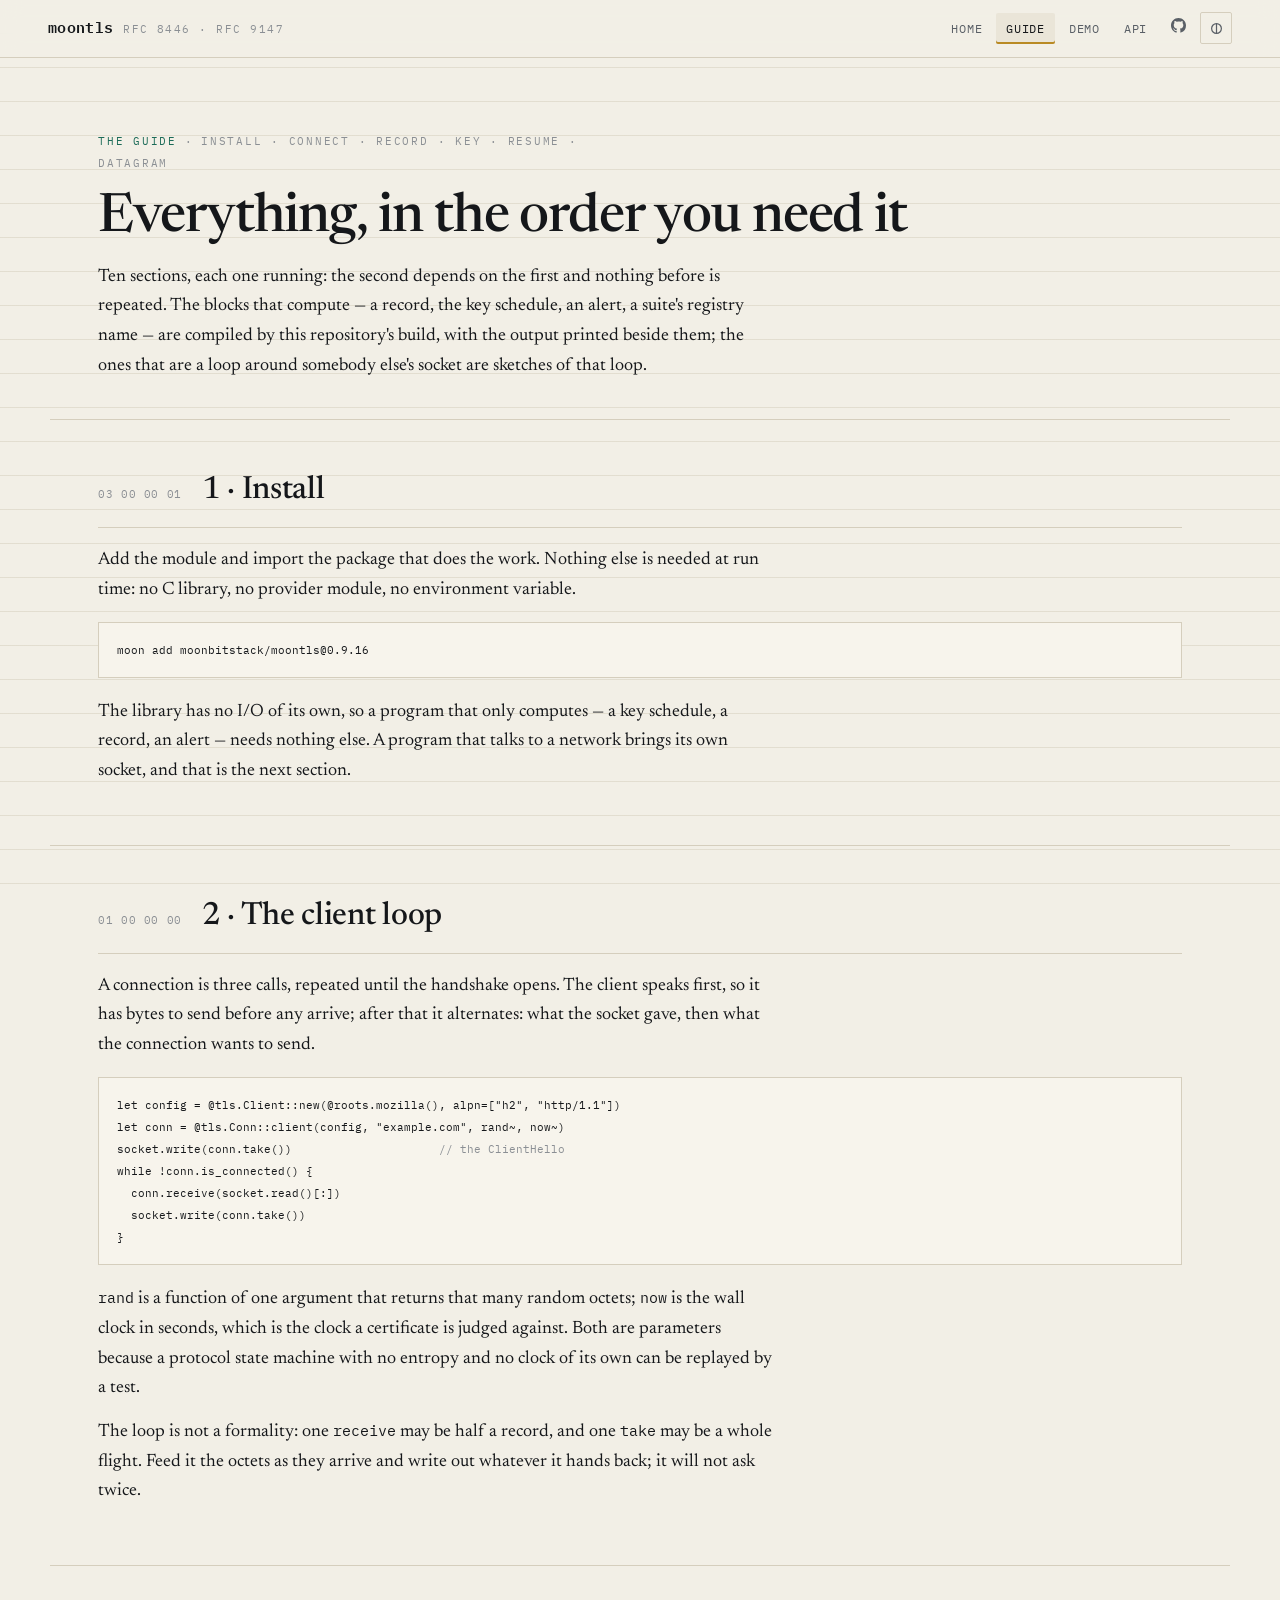
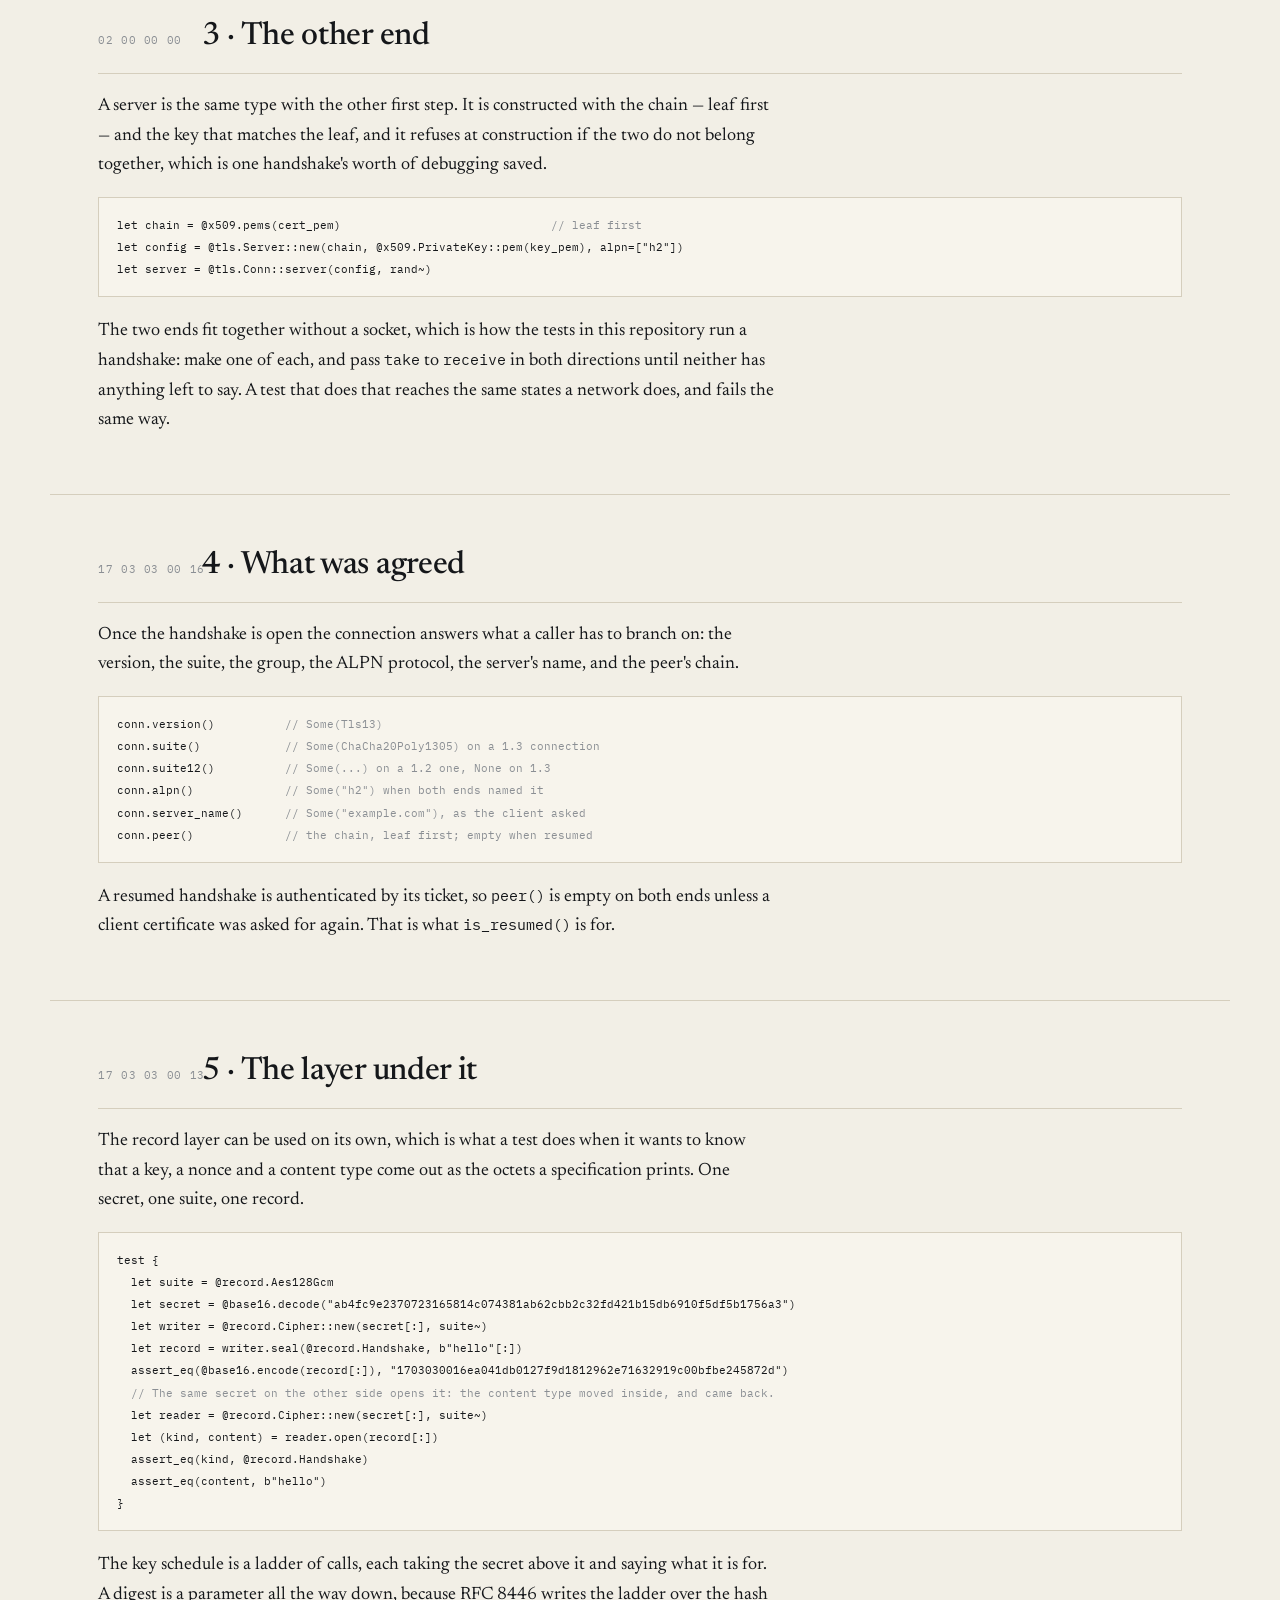
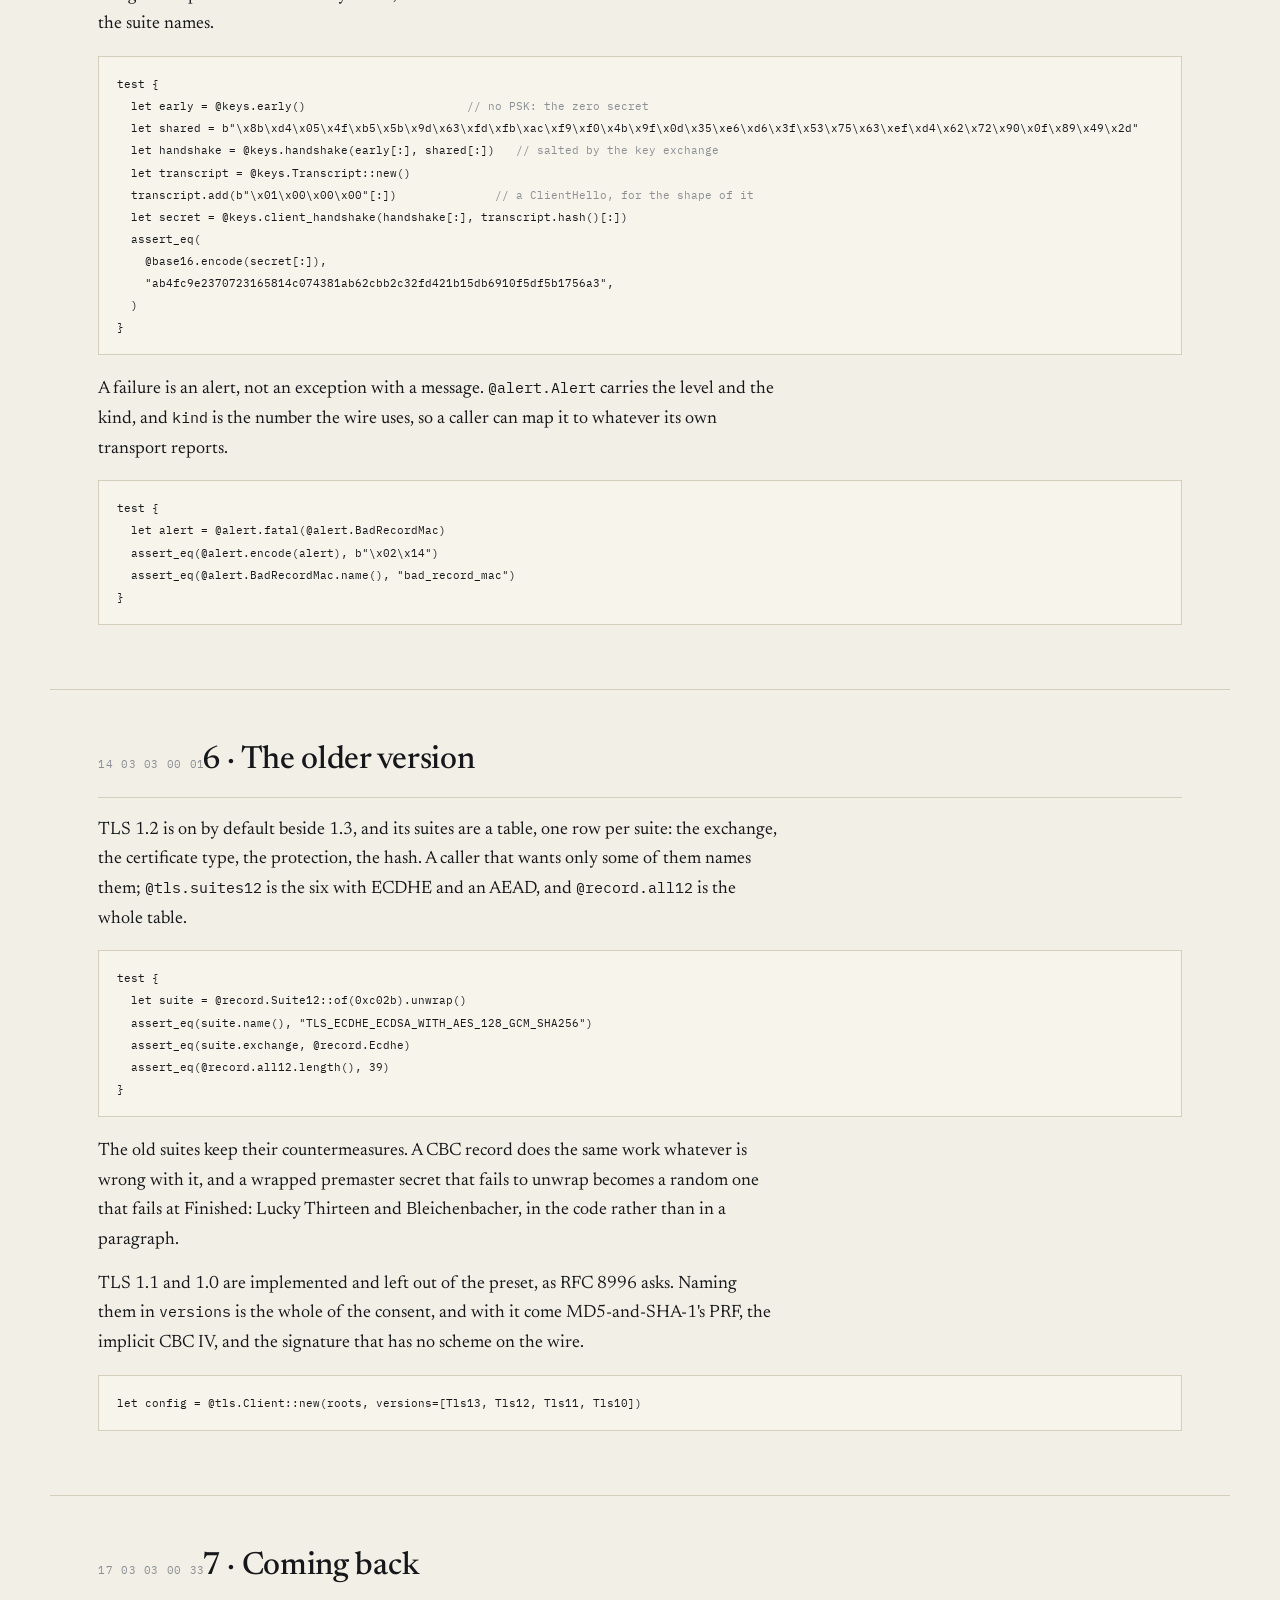
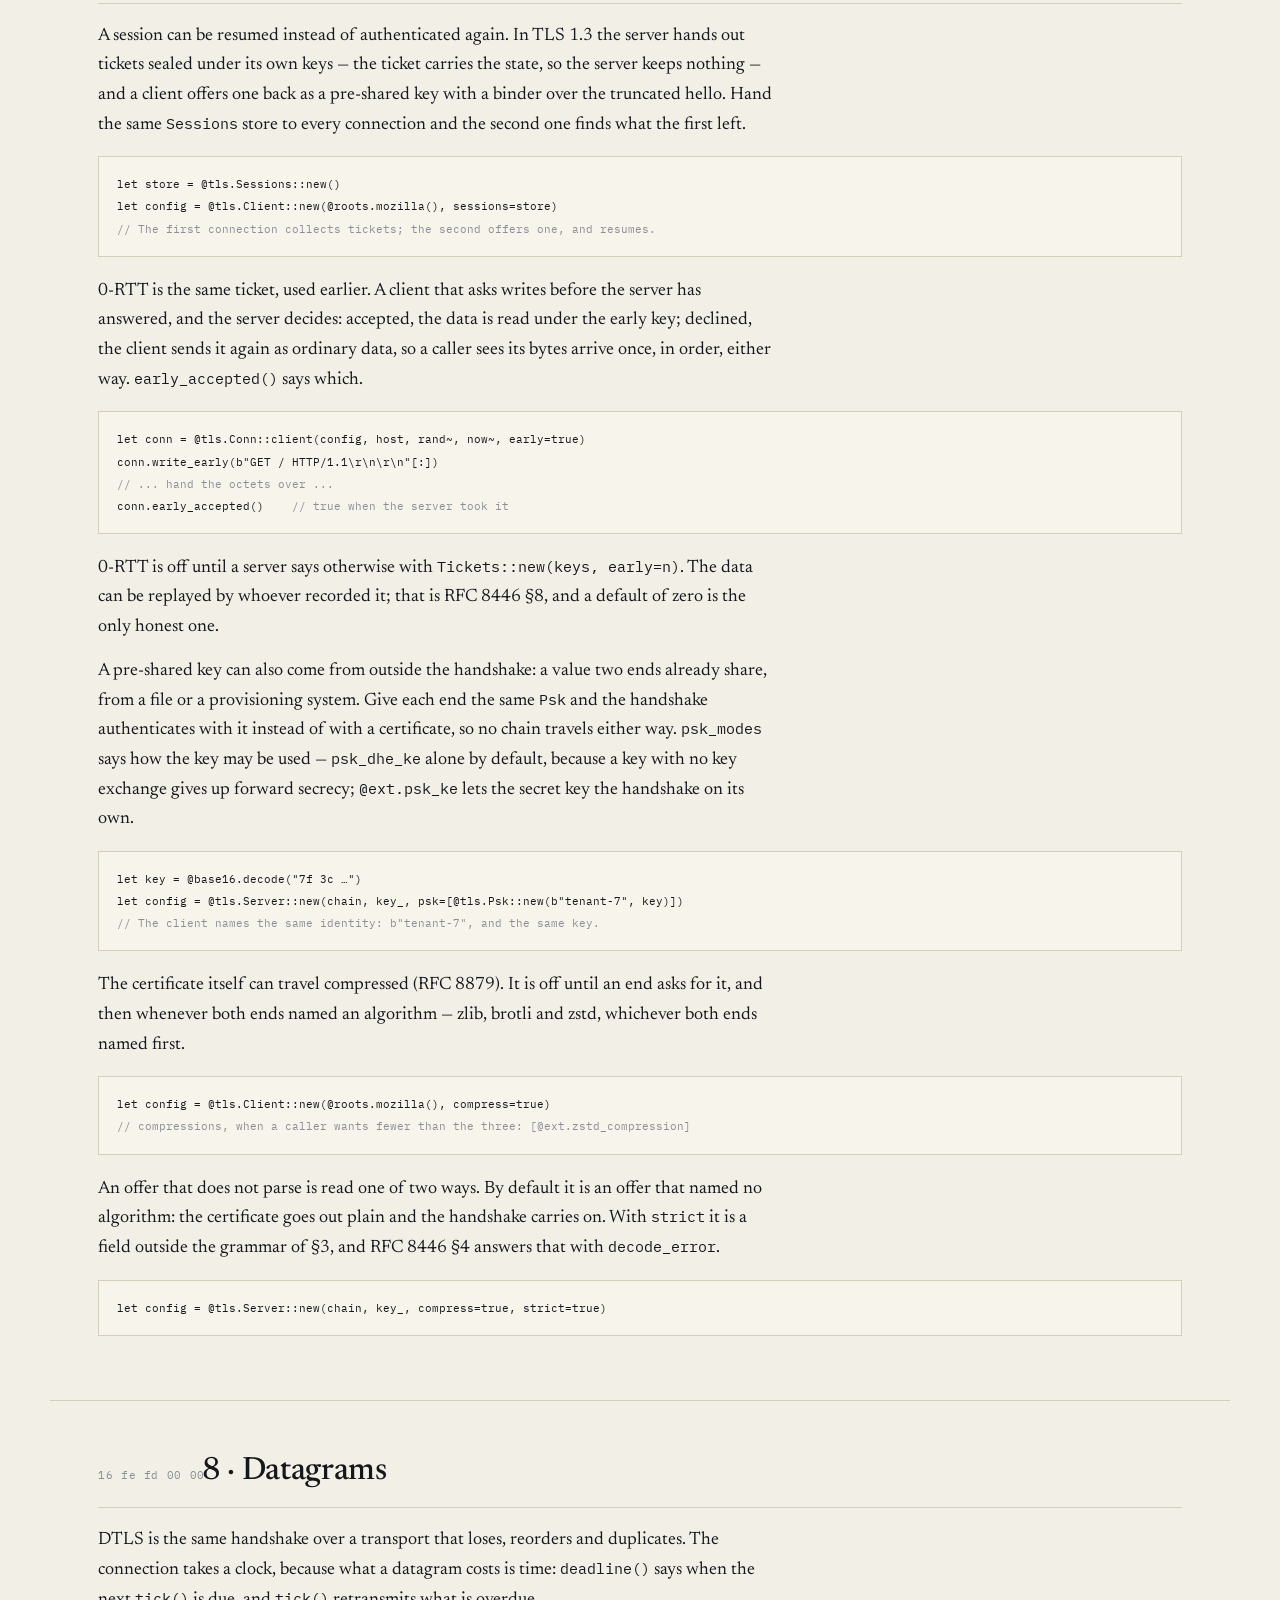
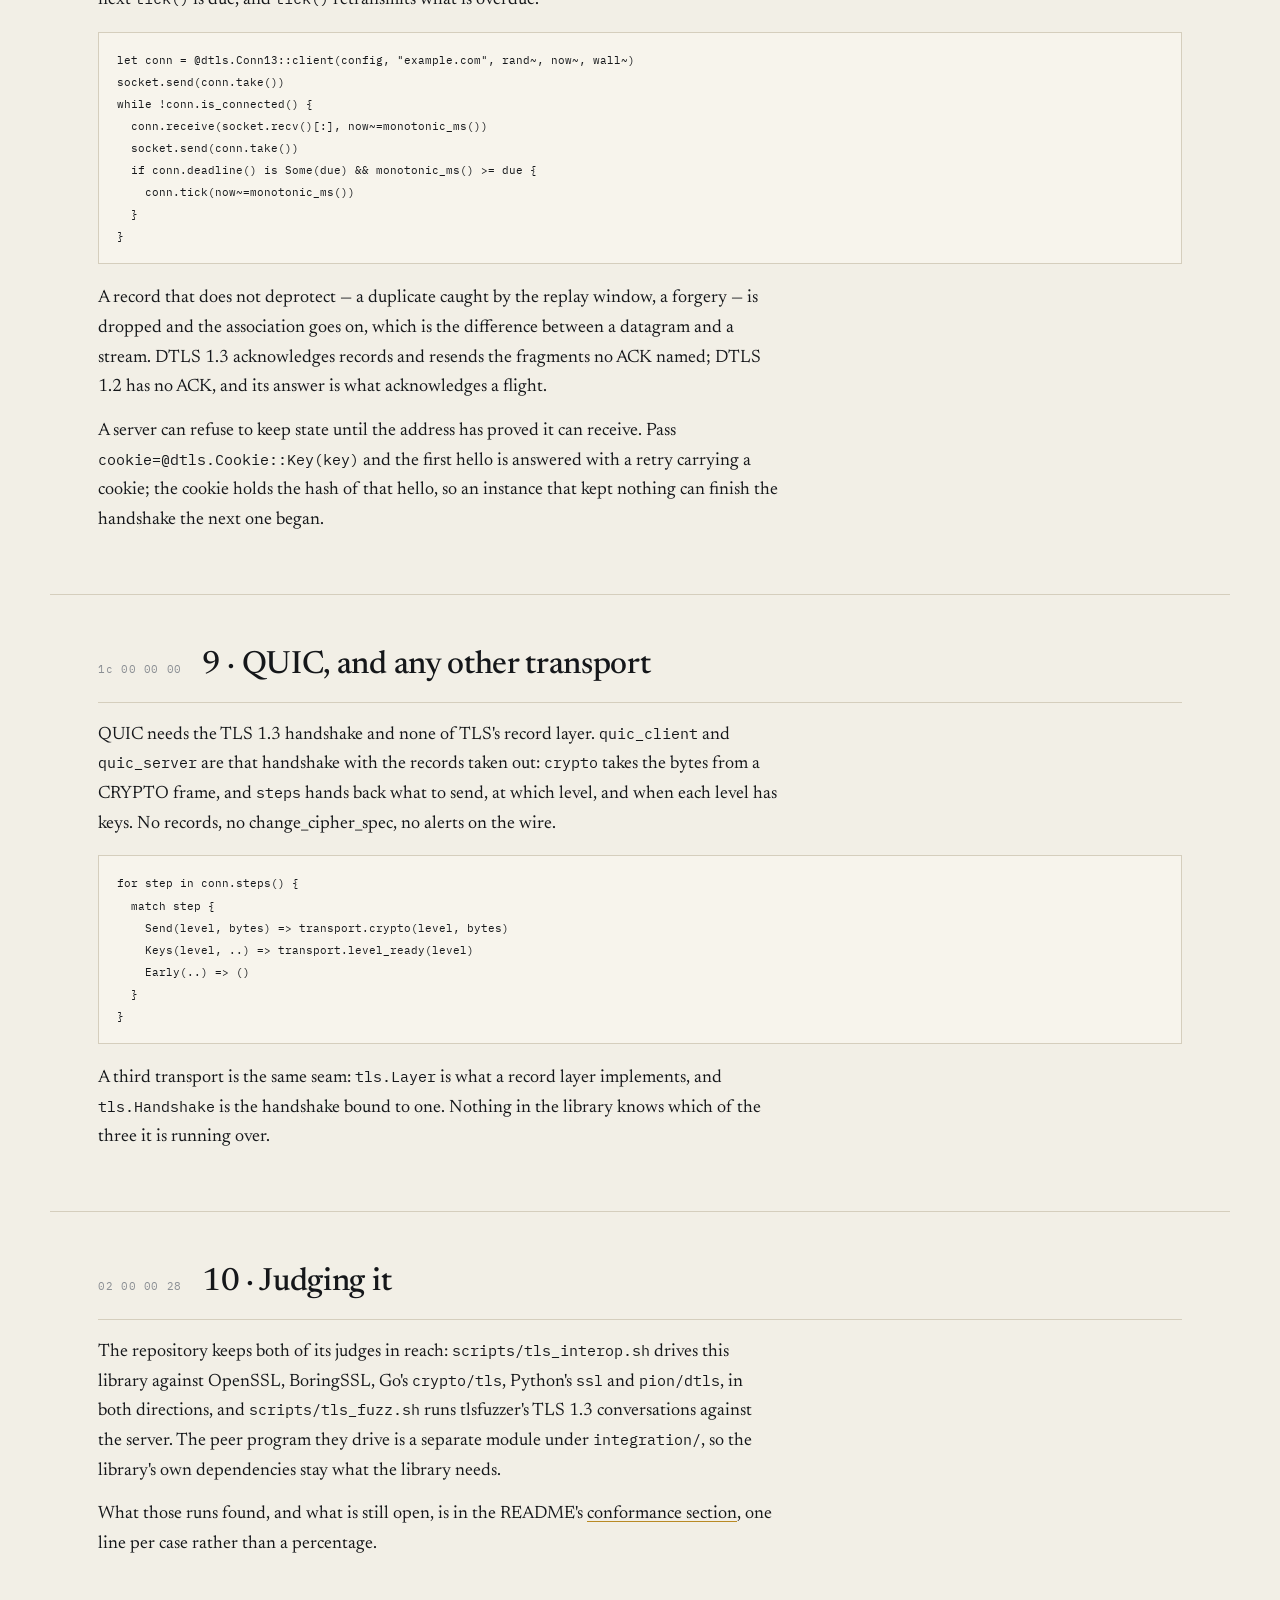
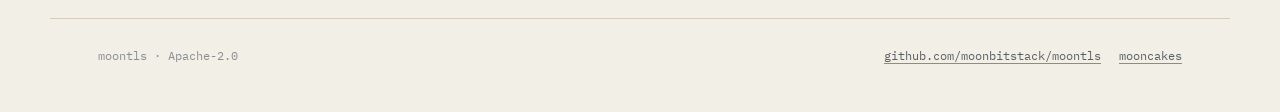
<file: docs/guide.html>
<!DOCTYPE html>
<html lang="en">
<head>
<meta charset="utf-8">
<meta name="viewport" content="width=device-width, initial-scale=1">
<title>moontls — the guide</title>
<meta name="description" content="From an empty project to a TLS client, a server, records, resumption and DTLS, in the order a reader needs them.">
<link rel="icon" href="assets/favicon.svg" type="image/svg+xml">
<link rel="stylesheet" href="assets/css/record.css">
</head>
<body>

<header class="masthead">
  <a class="brand" href="index.html"><b>moontls</b><span>RFC 8446 · RFC 9147</span></a>
  <nav>
    <a href="index.html">Home</a>
    <a href="guide.html" aria-current="page">Guide</a>
    <a href="demo.html">Demo</a>
    <a href="api.html">API</a>
    <a href="https://github.com/moonbitstack/moontls" aria-label="The repository on GitHub">
      <svg width="15" height="15" viewBox="0 0 16 16" fill="currentColor" aria-hidden="true"><path d="M8 0C3.58 0 0 3.58 0 8c0 3.54 2.29 6.53 5.47 7.59.4.07.55-.17.55-.38 0-.19-.01-.82-.01-1.49-2.01.37-2.53-.49-2.69-.94-.09-.23-.48-.94-.82-1.13-.28-.15-.68-.52-.01-.53.63-.01 1.08.58 1.23.82.72 1.21 1.87.87 2.33.66.07-.52.28-.87.51-1.07-1.78-.2-3.64-.89-3.64-3.95 0-.87.31-1.59.82-2.15-.08-.2-.36-1.02.08-2.12 0 0 .67-.21 2.2.82a7.4 7.4 0 0 1 2-.27c.68 0 1.36.09 2 .27 1.53-1.04 2.2-.82 2.2-.82.44 1.1.16 1.92.08 2.12.51.56.82 1.27.82 2.15 0 3.07-1.87 3.75-3.65 3.95.29.25.54.73.54 1.48 0 1.07-.01 1.93-.01 2.2 0 .21.15.46.55.38A7.995 7.995 0 0 0 16 8c0-4.42-3.58-8-8-8Z"/></svg>
    </a>
    <button class="icon-button" data-theme-toggle aria-label="Switch the theme" title="Theme">
      <svg width="15" height="15" viewBox="0 0 16 16" fill="none" stroke="currentColor" stroke-width="1.3" aria-hidden="true"><circle cx="8" cy="8" r="5.2"/><path d="M8 2.8v10.4"/></svg>
    </button>
  </nav>
</header>

<main>

<div class="lede">
  <p class="eyebrow"><em>The guide</em><span class="dot">·</span>install · connect · record · key · resume · datagram</p>
  <h1 style="font-size: clamp(34px, 5vw, 54px)">Everything, in the order you need it</h1>
  <p class="prose" style="margin-top:18px">Ten sections, each one running: the second depends on the first and
  nothing before is repeated. The blocks that compute — a record, the key schedule, an alert, a suite's
  registry name — are compiled by this repository's build, with the output printed beside them; the ones that
  are a loop around somebody else's socket are sketches of that loop.</p>
</div>

<section class="rule">
  <h2><span class="octets">03 00 00 01</span>1 · Install</h2>
  <p class="prose">Add the module and import the package that does the work. Nothing else is needed at run
  time: no C library, no provider module, no environment variable.</p>

<pre class="code"><code>moon add moonbitstack/moontls@0.9.16</code></pre>

  <p class="prose">The library has no I/O of its own, so a program that only computes — a key schedule, a
  record, an alert — needs nothing else. A program that talks to a network brings its own socket, and that
  is the next section.</p>
</section>

<section class="rule">
  <h2><span class="octets">01 00 00 00</span>2 · The client loop</h2>
  <p class="prose">A connection is three calls, repeated until the handshake opens. The client speaks first,
  so it has bytes to send before any arrive; after that it alternates: what the socket gave, then what the
  connection wants to send.</p>

<!-- nocheck: this loop surrounds a socket, which the library does not bring -->
<pre class="code"><code>let config = @tls.Client::new(@roots.mozilla(), alpn=["h2", "http/1.1"])
let conn = @tls.Conn::client(config, "example.com", rand~, now~)
socket.write(conn.take())                     <span class="c">// the ClientHello</span>
while !conn.is_connected() {
  conn.receive(socket.read()[:])
  socket.write(conn.take())
}</code></pre>

  <p class="prose"><code>rand</code> is a function of one argument that returns that many random octets;
  <code>now</code> is the wall clock in seconds, which is the clock a certificate is judged against. Both are
  parameters because a protocol state machine with no entropy and no clock of its own can be replayed by a
  test.</p>

  <p class="prose">The loop is not a formality: one <code>receive</code> may be half a record, and one
  <code>take</code> may be a whole flight. Feed it the octets as they arrive and write out whatever it hands
  back; it will not ask twice.</p>
</section>

<section class="rule">
  <h2><span class="octets">02 00 00 00</span>3 · The other end</h2>
  <p class="prose">A server is the same type with the other first step. It is constructed with the chain —
  leaf first — and the key that matches the leaf, and it refuses at construction if the two do not belong
  together, which is one handshake's worth of debugging saved.</p>

<!-- nocheck: the same, on the other end -->
<pre class="code"><code>let chain = @x509.pems(cert_pem)                              <span class="c">// leaf first</span>
let config = @tls.Server::new(chain, @x509.PrivateKey::pem(key_pem), alpn=["h2"])
let server = @tls.Conn::server(config, rand~)</code></pre>

  <p class="prose">The two ends fit together without a socket, which is how the tests in this repository run
  a handshake: make one of each, and pass <code>take</code> to <code>receive</code> in both directions until
  neither has anything left to say. A test that does that reaches the same states a network does, and fails
  the same way.</p>
</section>

<section class="rule">
  <h2><span class="octets">17 03 03 00 16</span>4 · What was agreed</h2>
  <p class="prose">Once the handshake is open the connection answers what a caller has to branch on: the
  version, the suite, the group, the ALPN protocol, the server's name, and the peer's chain.</p>

<pre class="code"><code>conn.version()          <span class="c">// Some(Tls13)</span>
conn.suite()            <span class="c">// Some(ChaCha20Poly1305) on a 1.3 connection</span>
conn.suite12()          <span class="c">// Some(...) on a 1.2 one, None on 1.3</span>
conn.alpn()             <span class="c">// Some("h2") when both ends named it</span>
conn.server_name()      <span class="c">// Some("example.com"), as the client asked</span>
conn.peer()             <span class="c">// the chain, leaf first; empty when resumed</span></code></pre>

  <p class="prose">A resumed handshake is authenticated by its ticket, so <code>peer()</code> is empty on both
  ends unless a client certificate was asked for again. That is what <code>is_resumed()</code> is for.</p>
</section>

<section class="rule">
  <h2><span class="octets">17 03 03 00 13</span>5 · The layer under it</h2>
  <p class="prose">The record layer can be used on its own, which is what a test does when it wants to know
  that a key, a nonce and a content type come out as the octets a specification prints. One secret, one
  suite, one record.</p>

<pre class="code mbt"><code>test {
  let suite = @record.Aes128Gcm
  let secret = @base16.decode("ab4fc9e2370723165814c074381ab62cbb2c32fd421b15db6910f5df5b1756a3")
  let writer = @record.Cipher::new(secret[:], suite~)
  let record = writer.seal(@record.Handshake, b"hello"[:])
  assert_eq(@base16.encode(record[:]), "1703030016ea041db0127f9d1812962e71632919c00bfbe245872d")
  <span class="c">// The same secret on the other side opens it: the content type moved inside, and came back.</span>
  let reader = @record.Cipher::new(secret[:], suite~)
  let (kind, content) = reader.open(record[:])
  assert_eq(kind, @record.Handshake)
  assert_eq(content, b"hello")
}</code></pre>

  <p class="prose">The key schedule is a ladder of calls, each taking the secret above it and saying what it
  is for. A digest is a parameter all the way down, because RFC 8446 writes the ladder over the hash the
  suite names.</p>

<pre class="code mbt"><code>test {
  let early = @keys.early()                       <span class="c">// no PSK: the zero secret</span>
  let shared = b"\x8b\xd4\x05\x4f\xb5\x5b\x9d\x63\xfd\xfb\xac\xf9\xf0\x4b\x9f\x0d\x35\xe6\xd6\x3f\x53\x75\x63\xef\xd4\x62\x72\x90\x0f\x89\x49\x2d"
  let handshake = @keys.handshake(early[:], shared[:])   <span class="c">// salted by the key exchange</span>
  let transcript = @keys.Transcript::new()
  transcript.add(b"\x01\x00\x00\x00"[:])              <span class="c">// a ClientHello, for the shape of it</span>
  let secret = @keys.client_handshake(handshake[:], transcript.hash()[:])
  assert_eq(
    @base16.encode(secret[:]),
    "ab4fc9e2370723165814c074381ab62cbb2c32fd421b15db6910f5df5b1756a3",
  )
}</code></pre>

  <p class="prose">A failure is an alert, not an exception with a message. <code>@alert.Alert</code> carries
  the level and the kind, and <code>kind</code> is the number the wire uses, so a caller can map it to
  whatever its own transport reports.</p>

<pre class="code mbt"><code>test {
  let alert = @alert.fatal(@alert.BadRecordMac)
  assert_eq(@alert.encode(alert), b"\x02\x14")
  assert_eq(@alert.BadRecordMac.name(), "bad_record_mac")
}</code></pre>
</section>

<section class="rule">
  <h2><span class="octets">14 03 03 00 01</span>6 · The older version</h2>
  <p class="prose">TLS 1.2 is on by default beside 1.3, and its suites are a table, one row per suite: the
  exchange, the certificate type, the protection, the hash. A caller that wants only some of them names
  them; <code>@tls.suites12</code> is the six with ECDHE and an AEAD, and <code>@record.all12</code> is the
  whole table.</p>

<pre class="code mbt"><code>test {
  let suite = @record.Suite12::of(0xc02b).unwrap()
  assert_eq(suite.name(), "TLS_ECDHE_ECDSA_WITH_AES_128_GCM_SHA256")
  assert_eq(suite.exchange, @record.Ecdhe)
  assert_eq(@record.all12.length(), 39)
}</code></pre>

  <p class="prose">The old suites keep their countermeasures. A CBC record does the same work whatever is
  wrong with it, and a wrapped premaster secret that fails to unwrap becomes a random one that fails at
  Finished: Lucky Thirteen and Bleichenbacher, in the code rather than in a paragraph.</p>

  <p class="prose">TLS 1.1 and 1.0 are implemented and left out of the preset, as RFC 8996 asks. Naming them
  in <code>versions</code> is the whole of the consent, and with it come MD5-and-SHA-1's PRF, the implicit
  CBC IV, and the signature that has no scheme on the wire.</p>

<!-- nocheck: `roots` is the caller's -->
<pre class="code"><code>let config = @tls.Client::new(roots, versions=[Tls13, Tls12, Tls11, Tls10])</code></pre>
</section>

<section class="rule">
  <h2><span class="octets">17 03 03 00 33</span>7 · Coming back</h2>
  <p class="prose">A session can be resumed instead of authenticated again. In TLS 1.3 the server hands out
  tickets sealed under its own keys — the ticket carries the state, so the server keeps nothing — and a
  client offers one back as a pre-shared key with a binder over the truncated hello. Hand the same
  <code>Sessions</code> store to every connection and the second one finds what the first left.</p>

<!-- nocheck: the store is real; the connections around it are the caller's -->
<pre class="code"><code>let store = @tls.Sessions::new()
let config = @tls.Client::new(@roots.mozilla(), sessions=store)
<span class="c">// The first connection collects tickets; the second offers one, and resumes.</span></code></pre>

  <p class="prose">0-RTT is the same ticket, used earlier. A client that asks writes before the server has
  answered, and the server decides: accepted, the data is read under the early key; declined, the client
  sends it again as ordinary data, so a caller sees its bytes arrive once, in order, either way.
  <code>early_accepted()</code> says which.</p>

<pre class="code"><code>let conn = @tls.Conn::client(config, host, rand~, now~, early=true)
conn.write_early(b"GET / HTTP/1.1\r\n\r\n"[:])
<span class="c">// ... hand the octets over ...</span>
conn.early_accepted()    <span class="c">// true when the server took it</span></code></pre>

  <p class="prose">0-RTT is off until a server says otherwise with <code>Tickets::new(keys, early=n)</code>.
  The data can be replayed by whoever recorded it; that is RFC 8446 §8, and a default of zero is the only
  honest one.</p>

  <p class="prose">A pre-shared key can also come from outside the handshake: a value two ends already
  share, from a file or a provisioning system. Give each end the same <code>Psk</code> and the handshake
  authenticates with it instead of with a certificate, so no chain travels either way.
  <code>psk_modes</code> says how the key may be used — <code>psk_dhe_ke</code> alone by default, because a
  key with no key exchange gives up forward secrecy; <code>@ext.psk_ke</code> lets the secret key the
  handshake on its own.</p>

<!-- nocheck: the key and the chain are the caller's -->
<pre class="code"><code>let key = @base16.decode("7f 3c …")
let config = @tls.Server::new(chain, key_, psk=[@tls.Psk::new(b"tenant-7", key)])
<span class="c">// The client names the same identity: b"tenant-7", and the same key.</span></code></pre>

  <p class="prose">The certificate itself can travel compressed (RFC 8879). It is off until an end asks
  for it, and then whenever both ends named an algorithm — zlib, brotli and zstd, whichever both
  ends named first.</p>

<!-- nocheck: the chain is the caller's -->
<pre class="code"><code>let config = @tls.Client::new(@roots.mozilla(), compress=true)
<span class="c">// compressions, when a caller wants fewer than the three: [@ext.zstd_compression]</span></code></pre>

  <p class="prose">An offer that does not parse is read one of two ways. By default it is an offer
  that named no algorithm: the certificate goes out plain and the handshake carries on. With
  <code>strict</code> it is a field outside the grammar of §3, and RFC 8446 §4 answers that with
  <code>decode_error</code>.</p>

<!-- nocheck: the chain and the key are the caller's -->
<pre class="code"><code>let config = @tls.Server::new(chain, key_, compress=true, strict=true)</code></pre>
</section>

<section class="rule">
  <h2><span class="octets">16 fe fd 00 00</span>8 · Datagrams</h2>
  <p class="prose">DTLS is the same handshake over a transport that loses, reorders and duplicates. The
  connection takes a clock, because what a datagram costs is time: <code>deadline()</code> says when the next
  <code>tick()</code> is due, and <code>tick()</code> retransmits what is overdue.</p>

<!-- nocheck: datagrams come from somebody else's socket -->
<pre class="code"><code>let conn = @dtls.Conn13::client(config, "example.com", rand~, now~, wall~)
socket.send(conn.take())
while !conn.is_connected() {
  conn.receive(socket.recv()[:], now~=monotonic_ms())
  socket.send(conn.take())
  if conn.deadline() is Some(due) && monotonic_ms() >= due {
    conn.tick(now~=monotonic_ms())
  }
}</code></pre>

  <p class="prose">A record that does not deprotect — a duplicate caught by the replay window, a forgery — is
  dropped and the association goes on, which is the difference between a datagram and a stream. DTLS 1.3
  acknowledges records and resends the fragments no ACK named; DTLS 1.2 has no ACK, and its answer is what
  acknowledges a flight.</p>

  <p class="prose">A server can refuse to keep state until the address has proved it can receive. Pass
  <code>cookie=@dtls.Cookie::Key(key)</code> and the first hello is answered with a retry carrying a cookie;
  the cookie holds the hash of that hello, so an instance that kept nothing can finish the handshake the
  next one began.</p>
</section>

<section class="rule">
  <h2><span class="octets">1c 00 00 00</span>9 · QUIC, and any other transport</h2>
  <p class="prose">QUIC needs the TLS 1.3 handshake and none of TLS's record layer. <code>quic_client</code>
  and <code>quic_server</code> are that handshake with the records taken out: <code>crypto</code> takes the
  bytes from a CRYPTO frame, and <code>steps</code> hands back what to send, at which level, and when each
  level has keys. No records, no change_cipher_spec, no alerts on the wire.</p>

<!-- nocheck: `transport` is the transport -->
<pre class="code"><code>for step in conn.steps() {
  match step {
    Send(level, bytes) => transport.crypto(level, bytes)
    Keys(level, ..) => transport.level_ready(level)
    Early(..) => ()
  }
}</code></pre>

  <p class="prose">A third transport is the same seam: <code>tls.Layer</code> is what a record layer
  implements, and <code>tls.Handshake</code> is the handshake bound to one. Nothing in the library knows
  which of the three it is running over.</p>
</section>

<section class="rule">
  <h2><span class="octets">02 00 00 28</span>10 · Judging it</h2>
  <p class="prose">The repository keeps both of its judges in reach: <code>scripts/tls_interop.sh</code>
  drives this library against OpenSSL, BoringSSL, Go's <code>crypto/tls</code>, Python's <code>ssl</code> and
  <code>pion/dtls</code>, in both directions, and <code>scripts/tls_fuzz.sh</code> runs tlsfuzzer's TLS 1.3
  conversations against the server. The peer program they drive is a separate module under
  <code>integration/</code>, so the library's own dependencies stay what the library needs.</p>

  <p class="prose">What those runs found, and what is still open, is in the README's
  <a href="https://github.com/moonbitstack/moontls#conformance">conformance section</a>, one line per case
  rather than a percentage.</p>
</section>

</main>

<footer>
  <span>moontls · Apache-2.0</span>
  <span class="sep"></span>
  <a href="https://github.com/moonbitstack/moontls">github.com/moonbitstack/moontls</a>
  <a href="https://mooncakes.io/docs/moonbitstack/moontls">mooncakes</a>
</footer>

<script src="assets/js/site.js"></script>
</body>
</html>
</file>
<file: docs/assets/css/record.css>
/* moontls — the record ledger.
   A page set like a specification: ruled paper, octets in the margin, one accent for what a key
   establishes and one for what an alert refuses. */

@import url("https://fonts.googleapis.com/css2?family=Newsreader:ital,opsz,wght@0,6..72,300;0,6..72,400;0,6..72,500;0,6..72,600;1,6..72,400&family=IBM+Plex+Mono:wght@400;500;600&display=swap");

:root {
  --paper: #f2efe6;
  --paper-2: #eae5d8;
  --panel: #f7f4ec;
  --ink: #15171a;
  --ink-soft: #5a5f66;
  --ink-faint: #8b8f94;
  --rule: #d5cebd;
  --rule-soft: #e4ddcd;
  --key: #1c6b58;
  --key-wash: #dde8e2;
  --alert: #a8432b;
  --alert-wash: #f0e0d8;
  --mark: #b98a24;
  --shadow: 0 1px 0 rgba(21, 23, 26, 0.06), 0 18px 40px -32px rgba(21, 23, 26, 0.5);
  --serif: "Newsreader", Georgia, "Times New Roman", serif;
  --mono: "IBM Plex Mono", ui-monospace, SFMono-Regular, Menlo, monospace;
  --measure: 68ch;
}

@media (prefers-color-scheme: dark) {
  :root {
    --paper: #0c0e11;
    --paper-2: #111419;
    --panel: #14171c;
    --ink: #e8e5dd;
    --ink-soft: #a3a9b1;
    --ink-faint: #6f757d;
    --rule: #22262d;
    --rule-soft: #1a1e24;
    --key: #5cc2a2;
    --key-wash: #14261f;
    --alert: #e0856d;
    --alert-wash: #2a1a16;
    --mark: #d6a544;
    --shadow: 0 1px 0 rgba(0, 0, 0, 0.5), 0 22px 50px -34px rgba(0, 0, 0, 0.9);
  }
}

html[data-theme="light"] {
  --paper: #f2efe6;
  --paper-2: #eae5d8;
  --panel: #f7f4ec;
  --ink: #15171a;
  --ink-soft: #5a5f66;
  --ink-faint: #8b8f94;
  --rule: #d5cebd;
  --rule-soft: #e4ddcd;
  --key: #1c6b58;
  --key-wash: #dde8e2;
  --alert: #a8432b;
  --alert-wash: #f0e0d8;
  --mark: #b98a24;
  --shadow: 0 1px 0 rgba(21, 23, 26, 0.06), 0 18px 40px -32px rgba(21, 23, 26, 0.5);
}

html[data-theme="dark"] {
  --paper: #0c0e11;
  --paper-2: #111419;
  --panel: #14171c;
  --ink: #e8e5dd;
  --ink-soft: #a3a9b1;
  --ink-faint: #6f757d;
  --rule: #22262d;
  --rule-soft: #1a1e24;
  --key: #5cc2a2;
  --key-wash: #14261f;
  --alert: #e0856d;
  --alert-wash: #2a1a16;
  --mark: #d6a544;
  --shadow: 0 1px 0 rgba(0, 0, 0, 0.5), 0 22px 50px -34px rgba(0, 0, 0, 0.9);
}

* { box-sizing: border-box; }

/* The rules are a fixed backdrop rather than the body's own background: a panel that covers them
   should, and a body background would be painted below every one of them anyway. */
body::before {
  content: "";
  position: fixed;
  inset: 0;
  z-index: -1;
  pointer-events: none;
  background-image: linear-gradient(
    to bottom,
    color-mix(in srgb, var(--rule) 55%, transparent) 1px,
    transparent 1px
  );
  background-size: 100% 34px;
  background-position: 0 -1px;
}

html {
  background: var(--paper);
  color: var(--ink);
  scroll-behavior: smooth;
}

@media (prefers-reduced-motion: reduce) {
  html { scroll-behavior: auto; }
  * { animation-duration: 0.001ms !important; transition-duration: 0.001ms !important; }
}

body {
  margin: 0;
  font-family: var(--serif);
  font-size: 18px;
  line-height: 1.65;
  font-optical-sizing: auto;
  text-rendering: optimizeLegibility;
}

html, button, input, textarea, select, pre, code { font-variant-ligatures: no-contextual; }

a { color: var(--ink); text-decoration-color: var(--mark); text-underline-offset: 3px; }
a:hover { color: var(--key); }

code, pre, .mono { font-family: var(--mono); font-size: 0.86em; }

/* ---------------------------------------------------------------- the shell */

.masthead {
  position: sticky;
  top: 0;
  z-index: 20;
  display: flex;
  align-items: center;
  gap: 18px;
  padding: 12px clamp(16px, 4vw, 48px);
  border-bottom: 1px solid var(--rule);
  background: color-mix(in srgb, var(--paper) 88%, transparent);
  backdrop-filter: blur(10px);
}

.brand {
  display: flex;
  align-items: baseline;
  gap: 10px;
  text-decoration: none;
  color: var(--ink);
  margin-right: auto;
}

.brand b {
  font-family: var(--mono);
  font-weight: 600;
  font-size: 15px;
  letter-spacing: 0.02em;
}

.brand span {
  font-family: var(--mono);
  font-size: 10.5px;
  letter-spacing: 0.14em;
  text-transform: uppercase;
  color: var(--ink-faint);
}

.masthead nav { display: flex; gap: 4px; align-items: center; }

.masthead nav a {
  font-family: var(--mono);
  font-size: 12px;
  letter-spacing: 0.06em;
  text-transform: uppercase;
  text-decoration: none;
  color: var(--ink-soft);
  padding: 6px 10px;
  border-radius: 2px;
}

.masthead nav a:hover, .masthead nav a[aria-current="page"] {
  color: var(--ink);
  background: var(--paper-2);
}

.masthead nav a[aria-current="page"] { box-shadow: inset 0 -2px 0 var(--mark); }

.icon-button {
  display: inline-grid;
  place-items: center;
  width: 32px;
  height: 32px;
  padding: 0;
  border: 1px solid var(--rule);
  border-radius: 2px;
  background: transparent;
  color: var(--ink-soft);
  cursor: pointer;
}

.icon-button:hover { color: var(--ink); border-color: var(--ink-faint); }
.icon-button svg { display: block; }

/* ---------------------------------------------------------------- the page */

main { display: block; }

.lede {
  max-width: 1180px;
  margin: 0 auto;
  padding: clamp(28px, 6vw, 72px) clamp(16px, 4vw, 48px) 24px;
}

.eyebrow {
  font-family: var(--mono);
  font-size: 11px;
  line-height: 2;
  letter-spacing: 0.16em;
  text-transform: uppercase;
  color: var(--ink-faint);
  display: block;
  max-width: 78ch;
}

.eyebrow em {
  font-style: normal;
  color: var(--key);
}

.eyebrow .dot { color: var(--ink-faint); margin: 0 0.7em; }

h1 {
  font-size: clamp(42px, 8vw, 84px);
  line-height: 0.98;
  font-weight: 500;
  letter-spacing: -0.02em;
  margin: 18px 0 0;
}

h1 small {
  display: block;
  font-size: clamp(17px, 2.2vw, 22px);
  font-weight: 400;
  font-style: italic;
  color: var(--ink-soft);
  margin-top: 16px;
  letter-spacing: 0;
  max-width: 30ch;
}

section {
  max-width: 1180px;
  margin: 0 auto;
  padding: 44px clamp(16px, 4vw, 48px);
}

.rule { border-top: 1px solid var(--rule); }

h2 {
  display: grid;
  grid-template-columns: 96px minmax(0, 1fr);
  align-items: baseline;
  gap: 8px;
  font-size: clamp(24px, 3.4vw, 32px);
  font-weight: 500;
  letter-spacing: -0.01em;
  margin: 0 0 18px;
  border-bottom: 1px solid var(--rule);
  padding-bottom: 10px;
}

h2 .octets {
  font-family: var(--mono);
  font-size: 10.5px;
  letter-spacing: 0.06em;
  color: var(--ink-faint);
  font-weight: 400;
  white-space: nowrap;
}

h3 {
  font-size: 19px;
  font-weight: 600;
  margin: 26px 0 8px;
}

p { margin: 0 0 14px; max-width: var(--measure); }

.prose { max-width: var(--measure); }

.grid { display: grid; gap: 22px; }
.grid.two { grid-template-columns: repeat(auto-fit, minmax(300px, 1fr)); }
.grid.three { grid-template-columns: repeat(auto-fit, minmax(240px, 1fr)); }

.card {
  border: 1px solid var(--rule);
  border-left: 3px solid var(--mark);
  background: var(--panel);
  padding: 18px 20px 6px;
  box-shadow: var(--shadow);
}

.card h3 { margin-top: 0; font-size: 15px; font-family: var(--mono); letter-spacing: 0.01em; }
.card p { font-size: 16px; color: var(--ink-soft); max-width: none; }

/* ---------------------------------------------------------------- the handshake strip */

.strip {
  margin: 26px 0 8px;
  border: 1px solid var(--rule);
  background: var(--panel);
  overflow-x: auto;
}

.strip table { width: 100%; border-collapse: collapse; font-family: var(--mono); font-size: 12px; }
.strip th, .strip td { text-align: left; padding: 7px 12px; border-bottom: 1px solid var(--rule-soft); white-space: nowrap; }
.strip th { font-weight: 500; color: var(--ink-faint); font-size: 10.5px; letter-spacing: 0.1em; text-transform: uppercase; }
.strip tr:last-child td { border-bottom: 0; }
.strip td.dir { color: var(--key); }
.strip td.dir.back { color: var(--mark); }
.strip td.what { font-family: var(--serif); font-size: 15px; white-space: normal; color: var(--ink-soft); }

/* ---------------------------------------------------------------- code */

.code {
  position: relative;
  margin: 16px 0 20px;
  border: 1px solid var(--rule);
  background: var(--panel);
  overflow-x: auto;
  padding: 16px 18px;
  font-family: var(--mono);
  font-size: 13px;
  line-height: 1.7;
  color: var(--ink);
  tab-size: 2;
}

.code .c { color: var(--ink-faint); }
.code .k { color: var(--key); }
.code .s { color: var(--alert); }

.caption {
  font-family: var(--mono);
  font-size: 10.5px;
  letter-spacing: 0.1em;
  text-transform: uppercase;
  color: var(--ink-faint);
  margin: 22px 0 -6px;
}

/* ---------------------------------------------------------------- the capability table */

.capabilities { width: 100%; border-collapse: collapse; font-size: 15.5px; }
.capabilities th, .capabilities td { text-align: left; padding: 9px 12px 9px 0; border-bottom: 1px solid var(--rule-soft); vertical-align: top; }
.capabilities th { font-family: var(--mono); font-size: 10.5px; letter-spacing: 0.1em; text-transform: uppercase; color: var(--ink-faint); font-weight: 500; }
.capabilities td:first-child { font-family: var(--mono); font-size: 13px; white-space: nowrap; color: var(--key); }
.capabilities td:last-child { color: var(--ink-soft); }

/* ---------------------------------------------------------------- the demonstration */

.demo-grid { display: grid; gap: 18px; grid-template-columns: minmax(0, 1fr) minmax(0, 1.1fr); align-items: start; }
@media (width <= 900px) { .demo-grid { grid-template-columns: minmax(0, 1fr); } }

textarea.hex {
  width: 100%;
  min-height: 180px;
  border: 1px solid var(--rule);
  background: var(--panel);
  color: var(--ink);
  font-family: var(--mono);
  font-size: 12px;
  line-height: 1.6;
  padding: 12px;
  resize: vertical;
  overflow-wrap: anywhere;
}

.controls { display: flex; gap: 10px; align-items: center; margin: 12px 0; flex-wrap: wrap; }

button.action {
  font-family: var(--mono);
  font-size: 12px;
  letter-spacing: 0.08em;
  text-transform: uppercase;
  padding: 9px 16px;
  border: 1px solid var(--ink);
  background: var(--ink);
  color: var(--paper);
  cursor: pointer;
}

button.action:hover { background: var(--key); border-color: var(--key); color: var(--paper); }
button.action.ghost { background: transparent; color: var(--ink); border-color: var(--rule); }
button.action.ghost:hover { border-color: var(--ink); background: var(--paper-2); color: var(--ink); }
button.action:disabled { opacity: 0.45; cursor: default; }

.result { border: 1px solid var(--rule); background: var(--panel); min-height: 180px; }
.result .head {
  display: flex;
  justify-content: space-between;
  gap: 12px;
  padding: 10px 14px;
  border-bottom: 1px solid var(--rule);
  font-family: var(--mono);
  font-size: 10.5px;
  letter-spacing: 0.1em;
  text-transform: uppercase;
  color: var(--ink-faint);
}
.result .body { padding: 6px 14px 12px; max-height: 460px; overflow: auto; }

.fact { display: grid; grid-template-columns: 132px minmax(0, 1fr); gap: 10px; padding: 6px 0; border-bottom: 1px dotted var(--rule); }
.fact:last-child { border-bottom: 0; }
.fact dt { font-family: var(--mono); font-size: 12px; color: var(--key); margin: 0; overflow-wrap: anywhere; }
.fact dd { margin: 0; font-size: 14.5px; color: var(--ink); overflow-wrap: anywhere; }
.fact dd .note { display: block; color: var(--ink-faint); font-size: 13px; font-family: var(--mono); }
.fact.bad dt { color: var(--alert); }

.trace { font-family: var(--mono); font-size: 12.5px; }
.trace .row { display: grid; grid-template-columns: 26px 26px minmax(0, 1fr) 78px 92px; gap: 6px; padding: 4px 0; border-bottom: 1px dotted var(--rule); align-items: baseline; }
.trace .row:last-child { border-bottom: 0; }
.trace .n { color: var(--ink-faint); font-size: 11px; }
.trace .arrow { color: var(--key); }
.trace .arrow.back { color: var(--mark); }
.trace .name { overflow-wrap: anywhere; }
.trace .size { color: var(--ink-faint); text-align: right; font-size: 11px; }
.trace .level { color: var(--ink-faint); font-size: 11px; }
.trace .keys { display: block; padding: 4px 0 4px 58px; color: var(--key); font-size: 11.5px; }
.trace .keys .row { border: 0; padding: 0; display: block; }
.trace .done { margin-top: 10px; padding-top: 8px; border-top: 1px solid var(--rule); color: var(--key); }

/* ---------------------------------------------------------------- the reference */

.api-shell {
  display: grid;
  grid-template-columns: 232px minmax(0, 1fr);
  gap: 34px;
  max-width: 1180px;
  margin: 0 auto;
  padding: 30px clamp(16px, 4vw, 48px) 80px;
  align-items: start;
}

@media (width <= 900px) { .api-shell { grid-template-columns: minmax(0, 1fr); } }

.api-nav { position: sticky; top: 66px; max-height: calc(100vh - 90px); overflow: auto; }
.api-nav h4 { font-family: var(--mono); font-size: 10.5px; letter-spacing: 0.12em; text-transform: uppercase; color: var(--ink-faint); margin: 18px 0 6px; font-weight: 500; }
.api-nav a { display: block; font-family: var(--mono); font-size: 12.5px; color: var(--ink-soft); text-decoration: none; padding: 3px 0; overflow-wrap: anywhere; }
.api-nav a:hover { color: var(--key); }

.pkg { margin-bottom: 54px; }
.pkg h3 { font-family: var(--mono); font-size: 17px; letter-spacing: 0; margin: 0 0 4px; }
.pkg h3 .tag { font-size: 10.5px; letter-spacing: 0.12em; text-transform: uppercase; color: var(--ink-faint); margin-left: 8px; }
.pkg .note { font-size: 15.5px; color: var(--ink-soft); border-left: 2px solid var(--rule); padding-left: 12px; margin: 0 0 18px; }
.api-group { font-family: var(--mono); font-size: 10.5px; letter-spacing: 0.14em; text-transform: uppercase; color: var(--ink-faint); margin: 26px 0 8px; padding-bottom: 5px; border-bottom: 1px solid var(--rule); }

.api-item { border-bottom: 1px solid var(--rule-soft); }
.api-item > summary {
  display: flex;
  gap: 10px;
  align-items: baseline;
  padding: 9px 4px;
  cursor: pointer;
  list-style: none;
  font-family: var(--mono);
  font-size: 13px;
  overflow-wrap: anywhere;
}
.api-item > summary::-webkit-details-marker { display: none; }
.api-item > summary:hover { background: var(--paper-2); }
.api-item .pm { color: var(--ink-faint); width: 10px; flex: none; }
.api-item[open] .pm::before { content: "−"; }
.api-item:not([open]) .pm::before { content: "+"; }
.api-item .decl { color: var(--ink); }
.api-item .badge {
  font-size: 9.5px;
  letter-spacing: 0.1em;
  text-transform: uppercase;
  color: var(--ink-faint);
  border: 1px solid var(--rule);
  padding: 1px 5px;
  margin-left: auto;
  flex: none;
}
.api-item .desc { padding: 2px 4px 14px 24px; }
.api-doc p { font-size: 15.5px; color: var(--ink-soft); max-width: 72ch; }
.api-doc code, .api-doc pre { font-size: 12.5px; background: var(--paper-2); padding: 1px 5px; }
.api-doc pre.eg { padding: 12px 14px; overflow-x: auto; border: 1px solid var(--rule); background: var(--panel); }
.api-doc pre.eg code { background: transparent; padding: 0; }
.api-fields { display: grid; grid-template-columns: minmax(120px, 200px) minmax(0, 1fr); gap: 4px 16px; margin: 8px 0; }
.api-fields dt { font-family: var(--mono); font-size: 12.5px; }
.api-fields dt .ty { color: var(--ink-faint); margin-left: 6px; font-size: 11.5px; }
.api-fields dd { margin: 0; font-size: 14.5px; color: var(--ink-soft); }
.derived { font-family: var(--mono); font-size: 11.5px; color: var(--ink-faint); padding-left: 24px; }
.derived code { color: var(--ink-soft); }
.api-stat { font-size: 15px; color: var(--ink-soft); border-left: 2px solid var(--mark); padding-left: 12px; }

/* ---------------------------------------------------------------- the footer */

footer {
  border-top: 1px solid var(--rule);
  padding: 28px clamp(16px, 4vw, 48px) 46px;
  font-family: var(--mono);
  font-size: 11.5px;
  color: var(--ink-faint);
  display: flex;
  gap: 18px;
  flex-wrap: wrap;
  align-items: center;
  max-width: 1180px;
  margin: 0 auto;
}
footer a { color: var(--ink-soft); }
footer .sep { flex: 1; }

/* ---------------------------------------------------------------- scrollbars
   Chrome drops `::-webkit-scrollbar` the moment `scrollbar-width` or `scrollbar-color` is set on
   the same element, and `scrollbar-color` inherits: the standard pair lives only in the branch
   that cannot see the pseudo-elements. */

@supports selector(::-webkit-scrollbar) {
  html::-webkit-scrollbar, .code::-webkit-scrollbar, .result .body::-webkit-scrollbar,
  .api-nav::-webkit-scrollbar, .strip::-webkit-scrollbar, textarea.hex::-webkit-scrollbar,
  body::-webkit-scrollbar, .api-doc pre.eg::-webkit-scrollbar {
    width: 10px;
    height: 10px;
  }
  html::-webkit-scrollbar-track, .code::-webkit-scrollbar-track, .result .body::-webkit-scrollbar-track,
  .api-nav::-webkit-scrollbar-track, .strip::-webkit-scrollbar-track,
  textarea.hex::-webkit-scrollbar-track, .api-doc pre.eg::-webkit-scrollbar-track {
    background: transparent;
  }
  html::-webkit-scrollbar-thumb {
    border-radius: 99px;
    border: 3px solid transparent;
    background-clip: content-box;
    background-color: color-mix(in srgb, var(--ink) 26%, transparent);
  }
  .code::-webkit-scrollbar-thumb, .result .body::-webkit-scrollbar-thumb,
  .api-nav::-webkit-scrollbar-thumb, .strip::-webkit-scrollbar-thumb,
  textarea.hex::-webkit-scrollbar-thumb, .api-doc pre.eg::-webkit-scrollbar-thumb {
    border-radius: 99px;
    border: 3px solid transparent;
    background-clip: content-box;
    background-color: color-mix(in srgb, var(--ink) 16%, transparent);
  }
  .code:hover::-webkit-scrollbar-thumb, .result .body:hover::-webkit-scrollbar-thumb,
  .api-nav:hover::-webkit-scrollbar-thumb, .strip:hover::-webkit-scrollbar-thumb,
  textarea.hex:hover::-webkit-scrollbar-thumb, .api-doc pre.eg:hover::-webkit-scrollbar-thumb {
    background-color: color-mix(in srgb, var(--ink) 34%, transparent);
  }
  /* The page's own bar hides its thumb at the top and shows it from the first scroll on; the
     track keeps its width either way, so nothing shifts when it appears. */
  html.at-top::-webkit-scrollbar-thumb { background: transparent; }
}

@supports not selector(::-webkit-scrollbar) {
  html { scrollbar-width: thin; scrollbar-color: color-mix(in srgb, var(--ink) 26%, transparent) transparent; }
  html.at-top { scrollbar-color: transparent transparent; }
  .code, .result .body, .api-nav, .strip, textarea.hex, .api-doc pre.eg {
    scrollbar-width: thin;
    scrollbar-color: color-mix(in srgb, var(--ink) 22%, transparent) transparent;
  }
}

::selection { background: var(--key-wash); color: var(--ink); }

/* ---------------------------------------------------------------- narrow screens */

@media (width <= 700px) {
  body { font-size: 17px; }
  /* Two rows rather than one: five links and a theme button do not fit beside the name at this
     width, and squeezing them is what makes a phone page scroll sideways. */
  .masthead { flex-wrap: wrap; row-gap: 4px; }
  .masthead nav {
    flex: 1 1 100%;
    min-width: 0;
    flex-wrap: wrap;
    justify-content: space-between;
  }
  h2 { grid-template-columns: minmax(0, 1fr); gap: 2px; }
  h2 .octets { order: -1; }
  .masthead { gap: 8px; padding: 10px 14px; }
  .lede h1 { font-size: clamp(34px, 12vw, 52px); }
  .brand span { display: none; }
  .masthead nav a { padding: 6px 7px; font-size: 11px; }
  /* Three columns on a phone: the strip wraps inside itself rather than scrolling sideways. */
  .strip table { font-size: 11px; table-layout: fixed; width: 100%; }
  .strip th, .strip td { white-space: normal; padding: 6px 8px; }
  .strip th:nth-child(1), .strip td:nth-child(1) { width: 34px; }
  .strip th:nth-child(2), .strip td:nth-child(2) { width: 40%; }
  .fact { grid-template-columns: minmax(0, 1fr); gap: 2px; }
  .trace .row { grid-template-columns: 20px 20px minmax(0, 1fr) 62px; }
  .trace .level { display: none; }
  .api-fields { grid-template-columns: minmax(0, 1fr); }
}
</file>
